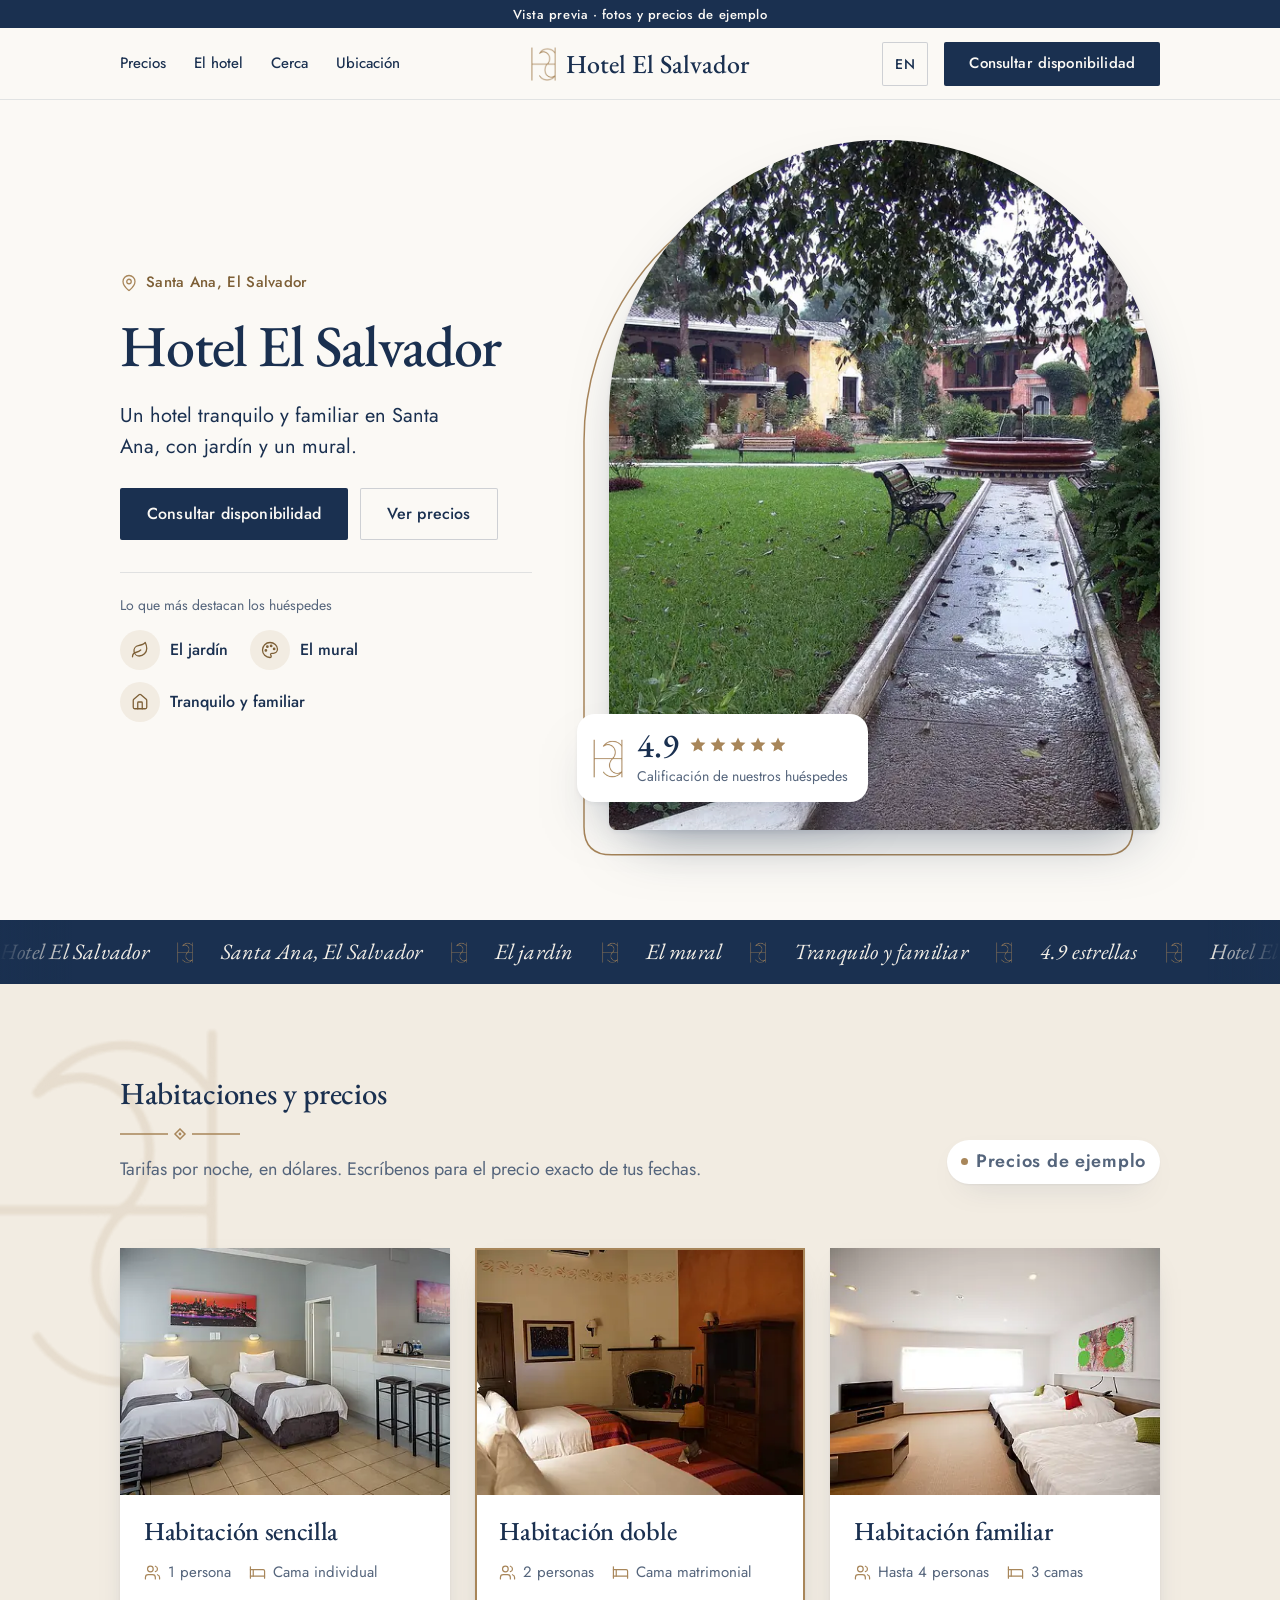
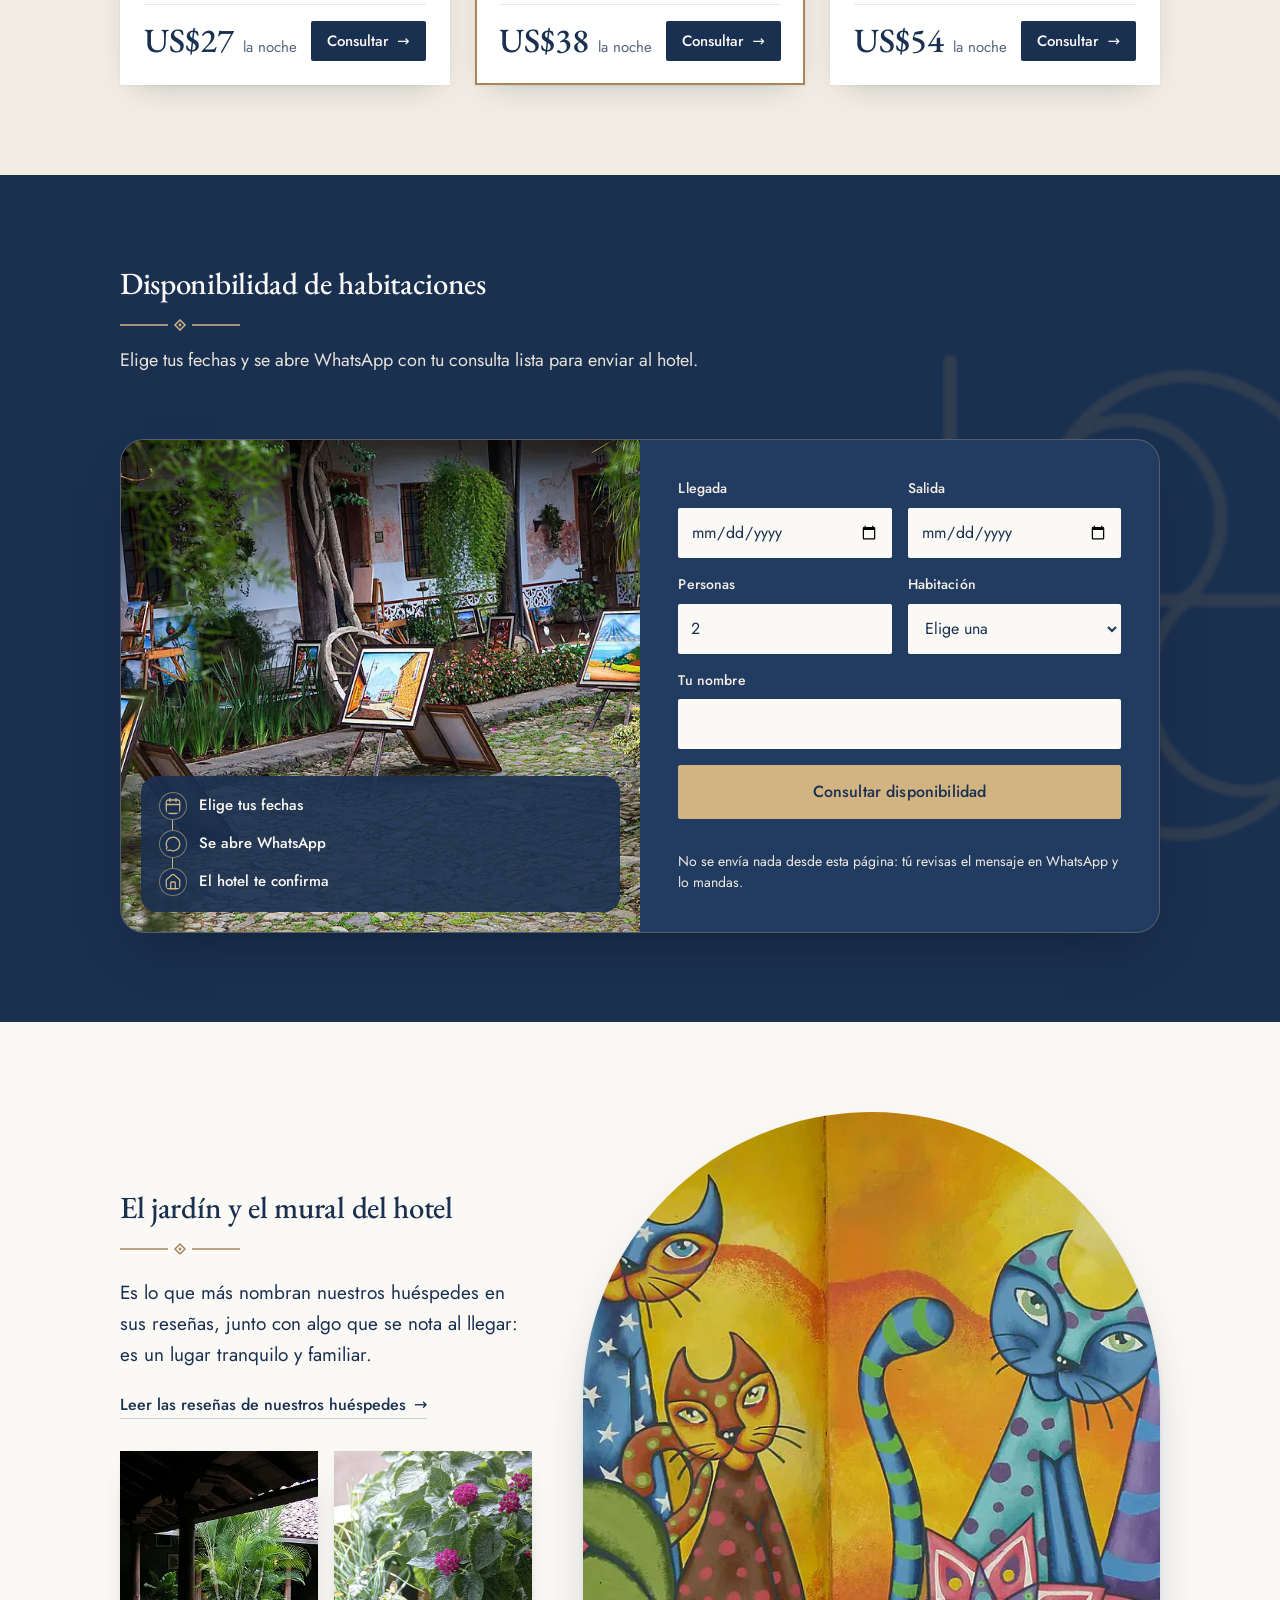
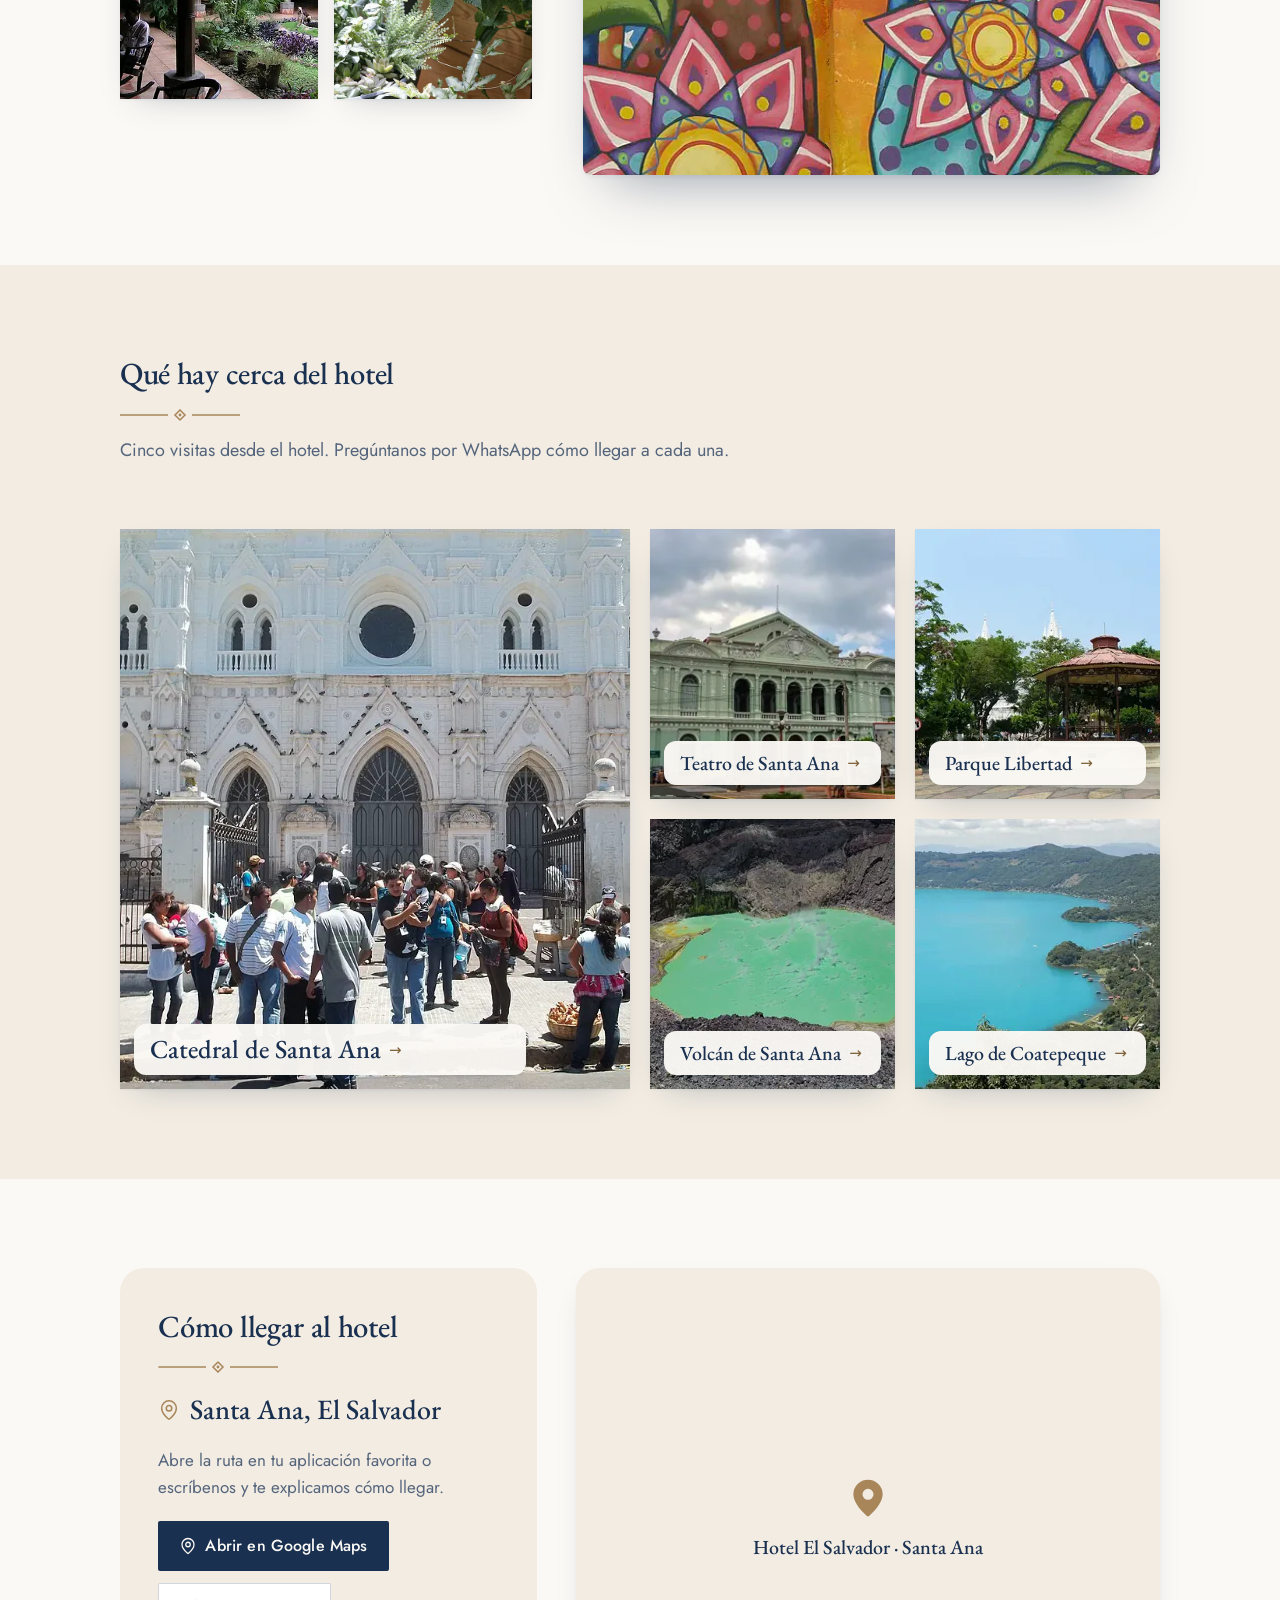
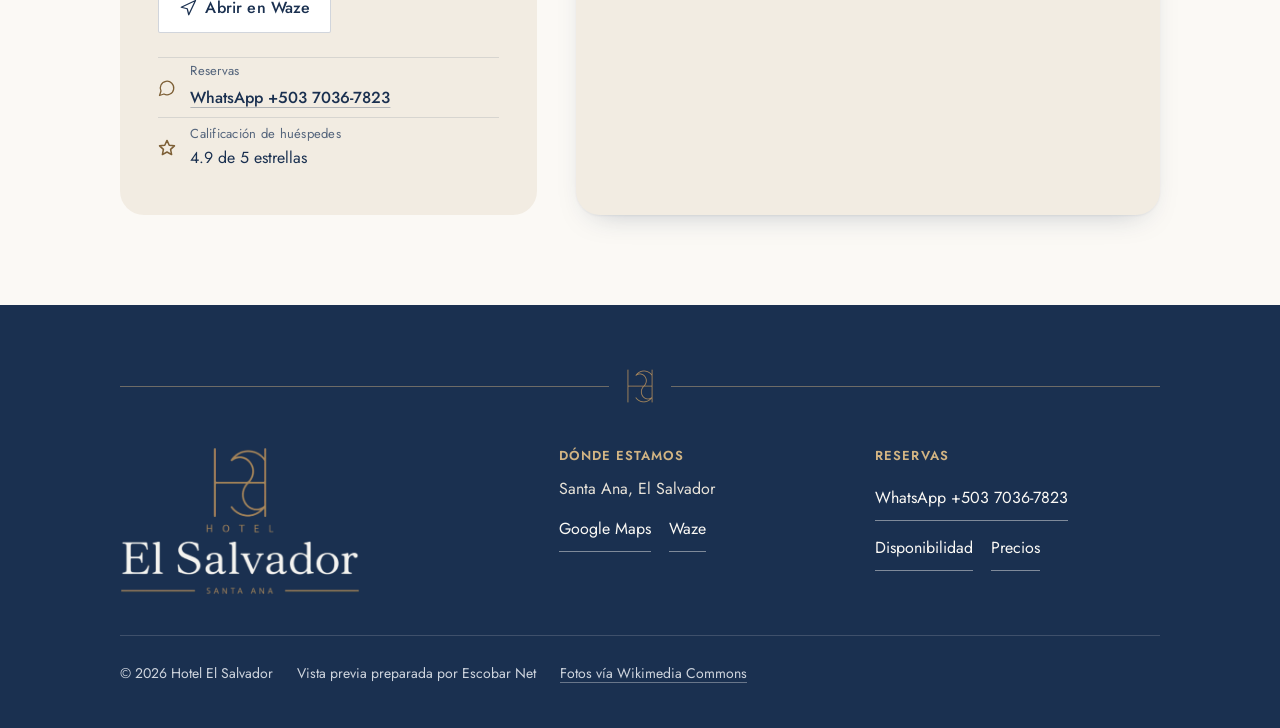
<file: index.html>
<!doctype html>
<html lang="es" data-type="place" data-radius="soft" data-buttons="solid" data-motion>
<head>
<meta charset="utf-8">
<meta name="viewport" content="width=device-width, initial-scale=1, viewport-fit=cover">
<title>Hotel El Salvador: hotel familiar con jardín en Santa Ana</title>
<meta name="description" content="Habitaciones sencillas, dobles y familiares en Santa Ana, El Salvador. Consulta precios y disponibilidad por WhatsApp; 4.9 estrellas según nuestros huéspedes.">
<meta property="og:type" content="website">
<meta property="og:title" content="Hotel El Salvador · Santa Ana">
<meta property="og:description" content="Hotel tranquilo y familiar en Santa Ana. Precios, disponibilidad y ubicación en una página.">
<meta property="og:image" content="share.jpg">
<meta name="twitter:card" content="summary_large_image">
<link rel="icon" href="favicon.png" type="image/png">
<link rel="apple-touch-icon" href="apple-touch-icon.png">
<meta name="theme-color" content="#1a3050">
<!-- <link rel="canonical" href="https://[dominio del hotel]/"> : pendiente, el hotel aún no tiene dominio -->
<meta name="site-kind" content="other">
<meta name="page-type" content="place">
<meta name="page-kind" content="place">
<link rel="preconnect" href="https://fonts.googleapis.com">
<link rel="preconnect" href="https://fonts.gstatic.com" crossorigin>
<link href="https://fonts.googleapis.com/css2?family=EB+Garamond:ital,wght@0,400..600;1,400&family=Jost:wght@300..600&display=swap" rel="stylesheet">
<link rel="stylesheet" href="assets/system.css">
<link rel="stylesheet" href="assets/ui/cards.css">
<link rel="stylesheet" href="assets/motion/motion.css">
<link rel="stylesheet" href="assets/backgrounds/backgrounds.css">
<link rel="stylesheet" href="assets/layout/layout.css">
<link rel="stylesheet" href="assets/icons/icon.css">
<style>
:root {
  --p-bg: #fbf9f5; --p-surface: #f2ece2; --p-ink: #1a3050; --p-muted: #55657c;
  --p-accent: #1a3050; --p-accent-ink: #fbf9f5; --p-action: #1a3050; --p-action-ink: #fbf9f5;
  --p-inv-bg: #1a3050; --p-inv-surface: #283d5b; --p-inv-ink: #fbf9f5; --p-inv-muted: #a5adb9;
  --p-inv-accent: #fbf9f5; --p-inv-accent-ink: #1a3050; --p-inv-action: #fbf9f5; --p-inv-action-ink: #1a3050;
  --font-display: "EB Garamond", Georgia, serif;
  --font-text: "Jost", system-ui, sans-serif;
  --display-weight: 400;
  --display-tracking: -0.012em;
}
</style>
<script>document.documentElement.classList.add('m-enter');setTimeout(()=>document.documentElement.classList.add('m-enter-done'),700)</script>
<script>document.documentElement.classList.add('js');</script>
<script src="assets/backgrounds/backgrounds.js"></script>
<script>document.documentElement.classList.add('mo-js');setTimeout(()=>document.documentElement.classList.add('mo-safe'),2500)</script>
<link rel="modulepreload" href="assets/moments/moments.js">
<link rel="modulepreload" href="assets/moments/lib.js">
<link rel="modulepreload" href="assets/moments/picture-develops/moment.js">
<link rel="stylesheet" href="site.css">
</head>
<body>
<!-- type: place (hotel pequeño) · v3, a pedido del cliente: secciones que crecen con su contenido (sin alto fijo
     de pantalla), portada dividida, ubicación con mapa al final, pie compacto en azul y entradas suaves al hacer
     scroll (en reposo con movimiento reducido o sin JavaScript).
     palette: colores del logo (azul marino #1a3050, dorado #a8865a, marfil), type garamond (EB Garamond + Jost)
     moments: picture-develops en el mural (#hotel)
     Datos reales: nombre, ciudad, 4.9 estrellas en Google, mostrado como calificación de los huéspedes (sin número de reseñas ni la palabra Google, a pedido del cliente), jardín, mural, tranquilo y familiar, WhatsApp.
     De ejemplo (data-assumed): tipos de habitación, capacidades y precios. Fotos: stand-ins de Wikimedia Commons. -->
<svg width="0" height="0" style="position:absolute" aria-hidden="true">
  <defs>
    <symbol id="i-star" viewBox="0 0 20 20"><path d="M10 1.6l2.47 5.3 5.8.68-4.29 3.96 1.14 5.73L10 14.4l-5.12 2.87 1.14-5.73L1.73 7.58l5.8-.68z"/></symbol>
    <symbol id="i-leaf" viewBox="0 0 24 24"><path d="M11 20A7 7 0 0 1 9.8 6.1C15.5 5 17 4.48 19 2c1 2 2 4.18 2 8 0 5.5-4.78 10-10 10Z"/><path d="M2 21c0-3 1.85-5.36 5.08-6C9.5 14.52 12 13 13 12"/></symbol>
    <symbol id="i-palette" viewBox="0 0 24 24"><circle cx="13.5" cy="6.5" r="1"/><circle cx="17.5" cy="10.5" r="1"/><circle cx="8.5" cy="7.5" r="1"/><circle cx="6.5" cy="12.5" r="1"/><path d="M12 2C6.5 2 2 6.5 2 12s4.5 10 10 10c.93 0 1.65-.75 1.65-1.69 0-.44-.18-.84-.44-1.13-.29-.29-.44-.65-.44-1.13a1.64 1.64 0 0 1 1.67-1.67h2c3.05 0 5.55-2.5 5.55-5.55C21.97 6.01 17.46 2 12 2z"/></symbol>
    <symbol id="i-home" viewBox="0 0 24 24"><path d="M15 21v-8a1 1 0 0 0-1-1h-4a1 1 0 0 0-1 1v8"/><path d="M3 10a2 2 0 0 1 .71-1.53l7-6a2 2 0 0 1 2.58 0l7 6A2 2 0 0 1 21 10v9a2 2 0 0 1-2 2H5a2 2 0 0 1-2-2z"/></symbol>
    <symbol id="i-pin" viewBox="0 0 24 24"><path d="M20 10c0 5-5.54 10.19-7.4 11.8a1 1 0 0 1-1.2 0C9.54 20.19 4 15 4 10a8 8 0 0 1 16 0"/><circle cx="12" cy="10" r="3"/></symbol>
    <symbol id="i-users" viewBox="0 0 24 24"><path d="M16 21v-2a4 4 0 0 0-4-4H6a4 4 0 0 0-4 4v2"/><circle cx="9" cy="7" r="4"/><path d="M22 21v-2a4 4 0 0 0-3-3.87"/><path d="M16 3.13a4 4 0 0 1 0 7.75"/></symbol>
    <symbol id="i-bed" viewBox="0 0 24 24"><path d="M2 4v16"/><path d="M2 8h18a2 2 0 0 1 2 2v10"/><path d="M2 17h20"/><path d="M6 8v9"/></symbol>
    <symbol id="i-chat" viewBox="0 0 24 24"><path d="M7.9 20A9 9 0 1 0 4 16.1L2 22Z"/></symbol>
    <symbol id="i-nav" viewBox="0 0 24 24"><polygon points="3 11 22 2 13 21 11 13 3 11"/></symbol>
    <symbol id="i-calendar" viewBox="0 0 24 24"><path d="M8 2v4"/><path d="M16 2v4"/><rect width="18" height="18" x="3" y="4" rx="2"/><path d="M3 10h18"/></symbol>
  </defs>
</svg>

<header class="nav nav--split">
  <span class="progress" aria-hidden="true"></span>
  <p class="wrap preview-strip" data-i18n="strip">Vista previa · fotos y precios de ejemplo</p>
  <div class="wrap nav__bar">
    <a class="skip-link" href="#top" data-i18n="skip">Saltar al contenido</a>
    <a class="nav__logo" href="#top"><img class="nav__mark" src="assets/brand/mark-52.webp" srcset="assets/brand/mark-52.webp 52w, assets/brand/mark.webp 246w" sizes="26px" alt="" width="246" height="323" fetchpriority="high">Hotel El Salvador</a>
    <nav class="nav__links" aria-label="Principal" data-i18n-attr="aria-label:navLabel">
      <div class="nav__item"><a class="nav__link" href="#precios" data-i18n="navRooms">Precios</a></div>
      <div class="nav__item"><a class="nav__link" href="#hotel" data-i18n="navHotel">El hotel</a></div>
      <div class="nav__item"><a class="nav__link" href="#cerca" data-i18n="navNear">Cerca</a></div>
      <div class="nav__item"><a class="nav__link" href="#ubicacion" data-i18n="navWhere">Ubicación</a></div>
    </nav>
    <div class="nav__actions">
      <a class="lang-toggle btn btn--secondary" href="?lang=en" hreflang="en" lang="en" aria-label="Read this page in English" data-i18n-attr="aria-label:langLabel;lang:langCode;hreflang:langCode" data-i18n="langShort">EN</a>
      <a class="btn btn--primary" href="#disponibilidad" data-i18n="cta">Consultar disponibilidad</a>
    </div>
    <button class="nav__toggle" type="button" aria-expanded="false" aria-label="Menú" data-i18n-attr="aria-label:menu">
      <svg width="18" height="18" viewBox="0 0 18 18" aria-hidden="true"><path d="M2 5h14M2 13h14" stroke="currentColor" stroke-width="1.6" stroke-linecap="round"/></svg>
    </button>
  </div>
</header>

<main id="top">
  <!-- HERO: dividida. Las palabras a la izquierda, la foto redondeada a la derecha (en el teléfono, arriba) -->
  <section class="hero hero-v3" data-enter aria-labelledby="hero-h">
    <div class="wrap">
      <div class="hero-v3__grid">
        <div class="hero-v3__text">
          <p class="hero-v3__place"><svg class="ic" aria-hidden="true"><use href="#i-pin"/></svg><span>Santa Ana, El Salvador</span></p>
          <h1 id="hero-h">Hotel El Salvador</h1>
          <p class="hero-v3__lead" data-i18n="heroLine">Un hotel tranquilo y familiar en Santa Ana, con jardín y un mural.</p>
          <div class="btn-row"><a class="btn btn--primary" href="#disponibilidad" data-i18n="cta">Consultar disponibilidad</a><a class="btn btn--secondary" href="#precios" data-i18n="seePrices">Ver precios</a></div>
          <div class="praise">
            <p class="praise__title" data-i18n="praiseTitle">Lo que más destacan los huéspedes</p>
            <ul class="praise__list">
              <li><span class="praise__icon"><svg class="ic" aria-hidden="true"><use href="#i-leaf"/></svg></span><span data-i18n="praiseGarden">El jardín</span></li>
              <li><span class="praise__icon"><svg class="ic" aria-hidden="true"><use href="#i-palette"/></svg></span><span data-i18n="praiseMural">El mural</span></li>
              <li><span class="praise__icon"><svg class="ic" aria-hidden="true"><use href="#i-home"/></svg></span><span data-i18n="praiseCalm">Tranquilo y familiar</span></li>
            </ul>
          </div>
        </div>
        <div class="hero-v3__stage">
          <svg class="hero-v3__outline" aria-hidden="true"><path pathLength="1"/></svg>
          <figure class="hero-v3__media">
            <img src="assets/img/photo-f3136275-960.webp" srcset="assets/img/photo-f3136275-500.webp 500w, assets/img/photo-f3136275-960.webp 960w" sizes="(max-width: 1023px) 100vw, 58vw" width="960" height="720" alt="Jardín con césped, helechos, un sendero y una fuente al fondo" data-i18n-attr="alt:altFountain" fetchpriority="high" decoding="async" data-source="stand-in" data-subject="jardín del hotel">
          </figure>
          <div class="hero-badge">
            <img class="hero-badge__mark" src="assets/brand/mark-52.webp" alt="" width="52" height="68">
            <div class="hero-badge__text">
              <p class="hero-badge__score"><b data-count="4.9" data-decimals="1">4.9</b><span class="stars" aria-hidden="true"><svg><use href="#i-star"/></svg><svg><use href="#i-star"/></svg><svg><use href="#i-star"/></svg><svg><use href="#i-star"/></svg><svg class="star-90"><use href="#i-star"/></svg></span></p>
              <p class="hero-badge__note" data-i18n="badgeNote">Calificación de nuestros huéspedes</p>
            </div>
          </div>
        </div>
      </div>
    </div>
  </section>

  <!-- FRANJA: lo que destacan los huéspedes, desplazándose despacio (siempre en movimiento, a pedido del cliente; quieta solo con movimiento reducido) -->
  <div class="ribbon" role="region" aria-label="Lo que destacan los huéspedes" data-i18n-attr="aria-label:praiseTitle">
    <div class="ribbon__track">
      <ul class="ribbon__group">
        <li>Hotel El Salvador</li><li data-i18n="rbCity">Santa Ana, El Salvador</li><li data-i18n="praiseGarden">El jardín</li><li data-i18n="praiseMural">El mural</li><li data-i18n="praiseCalm">Tranquilo y familiar</li><li data-i18n="rbRating">4.9 estrellas</li>
      </ul>
      <ul class="ribbon__group" aria-hidden="true">
        <li>Hotel El Salvador</li><li data-i18n="rbCity">Santa Ana, El Salvador</li><li data-i18n="praiseGarden">El jardín</li><li data-i18n="praiseMural">El mural</li><li data-i18n="praiseCalm">Tranquilo y familiar</li><li data-i18n="rbRating">4.9 estrellas</li>
      </ul>
    </div>
  </div>

  <!-- PRECIOS: tarjetas blancas sobre la banda crema -->
  <section class="section v3 ground-surface" id="precios" aria-labelledby="precios-h">
    <img class="band-mark band-mark--gold" src="assets/brand/mark.webp" alt="" width="246" height="323" aria-hidden="true" loading="lazy">
    <div class="wrap">
      <div class="v3-head reveal">
        <div>
          <h2 id="precios-h" data-i18n="roomsH">Habitaciones y precios</h2>
          <p data-i18n="roomsLine">Tarifas por noche, en dólares. Escríbenos para el precio exacto de tus fechas.</p>
        </div>
        <p class="sample-note" data-i18n="roomsNote">Precios de ejemplo</p>
      </div>
      <div class="rooms-v3">
        <a class="room reveal" href="#disponibilidad" data-room="sencilla">
          <div class="room__media"><img src="assets/img/photo-f121729298-960.webp" srcset="assets/img/photo-f121729298-500.webp 500w, assets/img/photo-f121729298-960.webp 960w" sizes="(max-width: 639px) 100vw, (max-width: 1023px) 50vw, 400px" width="960" height="640" alt="Habitación con dos camas individuales y piso de cerámica" data-i18n-attr="alt:altSingle" loading="lazy" decoding="async" data-source="stand-in" data-subject="habitación sencilla"></div>
          <div class="room__body">
            <h3 data-i18n="roomSingle">Habitación sencilla</h3>
            <ul class="room__facts" data-assumed>
              <li><svg class="ic" aria-hidden="true"><use href="#i-users"/></svg><span data-i18n="capSingle">1 persona</span></li>
              <li><svg class="ic" aria-hidden="true"><use href="#i-bed"/></svg><span data-i18n="bedSingle">Cama individual</span></li>
            </ul>
            <div class="room__foot">
              <p class="room-price" data-assumed><b>US$27</b> <span data-i18n="perNight">la noche</span></p>
              <span class="room__cta" data-i18n="askRoom">Consultar</span>
            </div>
          </div>
        </a>
        <a class="room room--featured reveal" href="#disponibilidad" data-room="doble">
          <div class="room__media"><img src="assets/img/photo-f99550429-960.webp" srcset="assets/img/photo-f99550429-500.webp 500w, assets/img/photo-f99550429-960.webp 960w" sizes="(max-width: 639px) 100vw, (max-width: 1023px) 50vw, 400px" width="960" height="640" alt="Habitación con camas blancas, colchas tejidas y paredes en tono terracota" data-i18n-attr="alt:altDouble" loading="lazy" decoding="async" data-source="stand-in" data-subject="habitación doble"></div>
          <div class="room__body">
            <h3 data-i18n="roomDouble">Habitación doble</h3>
            <ul class="room__facts" data-assumed>
              <li><svg class="ic" aria-hidden="true"><use href="#i-users"/></svg><span data-i18n="capDouble">2 personas</span></li>
              <li><svg class="ic" aria-hidden="true"><use href="#i-bed"/></svg><span data-i18n="bedDouble">Cama matrimonial</span></li>
            </ul>
            <div class="room__foot">
              <p class="room-price" data-assumed><b>US$38</b> <span data-i18n="perNight">la noche</span></p>
              <span class="room__cta" data-i18n="askRoom">Consultar</span>
            </div>
          </div>
        </a>
        <a class="room reveal" href="#disponibilidad" data-room="familiar">
          <div class="room__media"><img src="assets/img/photo-f83857421-960.webp" srcset="assets/img/photo-f83857421-500.webp 500w, assets/img/photo-f83857421-960.webp 960w" sizes="(max-width: 639px) 100vw, (max-width: 1023px) 50vw, 400px" width="960" height="628" alt="Habitación amplia con tres camas y una ventana grande" data-i18n-attr="alt:altFamily" loading="lazy" decoding="async" data-source="stand-in" data-subject="habitación familiar"></div>
          <div class="room__body">
            <h3 data-i18n="roomFamily">Habitación familiar</h3>
            <ul class="room__facts" data-assumed>
              <li><svg class="ic" aria-hidden="true"><use href="#i-users"/></svg><span data-i18n="capFamily">Hasta 4 personas</span></li>
              <li><svg class="ic" aria-hidden="true"><use href="#i-bed"/></svg><span data-i18n="bedFamily">3 camas</span></li>
            </ul>
            <div class="room__foot">
              <p class="room-price" data-assumed><b>US$54</b> <span data-i18n="perNight">la noche</span></p>
              <span class="room__cta" data-i18n="askRoom">Consultar</span>
            </div>
          </div>
        </a>
      </div>
    </div>
  </section>

  <!-- DISPONIBILIDAD: la banda azul; foto y formulario en un solo bloque redondeado, el monograma de fondo -->
  <section class="section v3 ground-brand" id="disponibilidad" aria-labelledby="disponibilidad-h">
    <img class="band-mark" src="assets/brand/mark.webp" alt="" width="246" height="323" aria-hidden="true" loading="lazy">
    <div class="wrap">
      <div class="v3-head reveal">
        <div>
          <h2 id="disponibilidad-h" data-i18n="availH">Disponibilidad de habitaciones</h2>
          <p data-i18n="availLine">Elige tus fechas y se abre WhatsApp con tu consulta lista para enviar al hotel.</p>
        </div>
      </div>
      <div class="booking-v3 reveal">
        <figure class="booking-v3__media"><img src="assets/img/photo-f51935720-960.webp" srcset="assets/img/photo-f51935720-500.webp 500w, assets/img/photo-f51935720-960.webp 960w, assets/img/photo-f51935720-1280.webp 1280w" sizes="(max-width: 1023px) 100vw, 50vw" width="1280" height="853" alt="Patio con jardín, plantas colgantes y cuadros, frente a un corredor de arcos" data-i18n-attr="alt:altHero" loading="lazy" decoding="async" data-source="stand-in" data-subject="patio del hotel">
          <ol class="steps">
            <li><svg class="ic" aria-hidden="true"><use href="#i-calendar"/></svg><span data-i18n="step1">Elige tus fechas</span></li>
            <li><svg class="ic" aria-hidden="true"><use href="#i-chat"/></svg><span data-i18n="step2">Se abre WhatsApp</span></li>
            <li><svg class="ic" aria-hidden="true"><use href="#i-home"/></svg><span data-i18n="step3">El hotel te confirma</span></li>
          </ol>
        </figure>
        <form class="form booking__form" id="consulta" action="https://api.whatsapp.com/send" method="get" target="_blank" data-fix="Campos por revisar: {n}." novalidate>
          <input type="hidden" name="phone" value="50370367823">
          <div class="field"><label for="f-in" data-i18n="fIn">Llegada</label>
            <input id="f-in" type="date" required autocomplete="off" aria-describedby="f-in-err">
            <p class="field__error" id="f-in-err" hidden></p></div>
          <div class="field"><label for="f-out" data-i18n="fOut">Salida</label>
            <input id="f-out" type="date" required autocomplete="off" aria-describedby="f-out-err">
            <p class="field__error" id="f-out-err" hidden></p></div>
          <div class="field"><label for="f-guests" data-i18n="fGuests">Personas</label>
            <input id="f-guests" type="number" inputmode="numeric" min="1" max="12" step="1" value="2" required autocomplete="off" aria-describedby="f-guests-err">
            <p class="field__error" id="f-guests-err" hidden></p></div>
          <div class="field"><label for="f-room" data-i18n="fRoom">Habitación</label>
            <select id="f-room" required aria-describedby="f-room-err">
              <option value="" data-i18n="optPick">Elige una</option>
              <option value="sencilla" data-i18n="roomSingle">Habitación sencilla</option>
              <option value="doble" data-i18n="roomDouble">Habitación doble</option>
              <option value="familiar" data-i18n="roomFamily">Habitación familiar</option>
              <option value="cualquiera" data-i18n="optAny">La que esté libre</option>
            </select>
            <p class="field__error" id="f-room-err" hidden></p></div>
          <div class="field field--full"><label for="f-name" data-i18n="fName">Tu nombre</label>
            <input id="f-name" type="text" required maxlength="100" autocomplete="name" autocapitalize="words" enterkeyhint="send" aria-describedby="f-name-err">
            <p class="field__error" id="f-name-err" hidden></p></div>
          <p class="nights" data-nights aria-live="polite"></p>
          <div class="btn-row"><button class="btn btn--primary" type="submit" data-i18n="cta">Consultar disponibilidad</button></div>
          <p class="form__status" role="status" data-form-status></p>
          <noscript><p class="t-small form-note">Sin JavaScript, el botón abre el chat del hotel en WhatsApp: escribe ahí tus fechas, cuántas personas y la habitación.</p></noscript>
          <p class="t-small form-note" data-i18n="formNote">No se envía nada desde esta página: tú revisas el mensaje en WhatsApp y lo mandas.</p>
        </form>
      </div>
    </div>
  </section>

  <!-- EL HOTEL: el mural grande y dos fotos -->
  <section class="section v3" id="hotel" aria-labelledby="hotel-h">
    <div class="wrap">
      <div class="hotel-v3">
        <div class="hotel-v3__text reveal">
          <h2 id="hotel-h" data-i18n="hotelH">El jardín y el mural del hotel</h2>
          <p class="hotel-v3__body" data-i18n="hotelBody">Es lo que más nombran nuestros huéspedes en sus reseñas, junto con algo que se nota al llegar: es un lugar tranquilo y familiar.</p>
          <a class="link" href="https://www.google.com/maps/search/?api=1&amp;query=Hotel+El+Salvador+Santa+Ana" target="_blank" rel="noopener" data-i18n="hotelLink">Leer las reseñas de nuestros huéspedes</a>
          <div class="hotel-v3__pair">
            <figure class="rounded reveal"><img src="assets/img/photo-f4503462-500.webp" srcset="assets/img/photo-f4503462-500.webp 500w, assets/img/photo-f4503462-960.webp 960w" sizes="(max-width: 639px) 50vw, 300px" width="500" height="375" alt="Corredor con mecedora frente a un patio con palmeras y plantas" data-i18n-attr="alt:altCorridor" loading="lazy" decoding="async" data-source="stand-in" data-subject="corredor del hotel"></figure>
            <figure class="rounded reveal"><img src="assets/img/photo-f126934419-500.webp" srcset="assets/img/photo-f126934419-500.webp 500w, assets/img/photo-f126934419-960.webp 960w" sizes="(max-width: 639px) 50vw, 300px" width="500" height="746" alt="Macetas con flores fucsia y helechos en un patio" data-i18n-attr="alt:altGarden" loading="lazy" decoding="async" data-source="stand-in" data-subject="jardín del hotel"></figure>
          </div>
        </div>
        <figure class="develop hotel-v3__mural arch" data-moment="picture-develops"><img src="assets/img/photo-f28490155.webp" srcset="assets/img/photo-f28490155-500.webp 500w, assets/img/photo-f28490155-960.webp 960w, assets/img/photo-f28490155.webp 1280w" sizes="(max-width: 1023px) 100vw, 55vw" width="1280" height="853" alt="Mural de colores con gatos y girasoles pintado en una pared" data-i18n-attr="alt:altMural" loading="lazy" decoding="async" data-source="stand-in" data-subject="mural del hotel"></figure>
      </div>
    </div>
  </section>

  <!-- CERCA: cinco lugares -->
  <section class="section v3 ground-surface" id="cerca" aria-labelledby="cerca-h">
    <div class="wrap">
      <div class="v3-head reveal">
        <div>
          <h2 id="cerca-h" data-i18n="nearH">Qué hay cerca del hotel</h2>
          <p data-i18n="nearLine">Cinco visitas desde el hotel. Pregúntanos por WhatsApp cómo llegar a cada una.</p>
        </div>
      </div>
      <ul class="near-v3">
        <li class="reveal"><a class="place place--big" href="https://www.google.com/maps/search/?api=1&amp;query=Catedral+de+Santa+Ana+El+Salvador" target="_blank" rel="noopener">
          <img src="assets/img/photo-f26840562-960.webp" srcset="assets/img/photo-f26840562-500.webp 500w, assets/img/photo-f26840562-960.webp 960w, assets/img/photo-f26840562.webp 1280w" sizes="(max-width: 639px) 100vw, 40vw" width="960" height="720" alt="Fachada blanca neogótica de la Catedral de Santa Ana" data-i18n-attr="alt:altCathedral" loading="lazy" decoding="async" data-source="stand-in" data-subject="Catedral de Santa Ana">
          <span class="place__text"><span class="place__name">Catedral de Santa Ana</span><span class="place__line"><span data-i18n="nearCathedral">Catedral neogótica blanca, frente al Parque Libertad.</span></span></span></a></li>
        <li class="reveal"><a class="place" href="https://www.google.com/maps/search/?api=1&amp;query=Teatro+de+Santa+Ana+El+Salvador" target="_blank" rel="noopener">
          <img src="assets/img/photo-f28362802-500.webp" srcset="assets/img/photo-f28362802-360.webp 360w, assets/img/photo-f28362802-500.webp 500w, assets/img/photo-f28362802-960.webp 960w" sizes="(max-width: 639px) 100vw, 25vw" width="500" height="360" alt="Edificio verde claro del Teatro de Santa Ana con columnas y arcos" data-i18n-attr="alt:altTheatre" loading="lazy" decoding="async" data-source="stand-in" data-subject="Teatro de Santa Ana">
          <span class="place__text"><span class="place__name">Teatro de Santa Ana</span><span class="place__line"><span data-i18n="nearTheatre">Teatro de inicios del siglo XX, en el mismo parque.</span></span></span></a></li>
        <li class="reveal"><a class="place" href="https://www.google.com/maps/search/?api=1&amp;query=Parque+Libertad+Santa+Ana+El+Salvador" target="_blank" rel="noopener">
          <img src="assets/img/photo-f28364149-500.webp" srcset="assets/img/photo-f28364149-360.webp 360w, assets/img/photo-f28364149-500.webp 500w, assets/img/photo-f28364149-960.webp 960w" sizes="(max-width: 639px) 100vw, 25vw" width="500" height="375" alt="Kiosco del Parque Libertad entre árboles" data-i18n-attr="alt:altPark" loading="lazy" decoding="async" data-source="stand-in" data-subject="Parque Libertad">
          <span class="place__text"><span class="place__name">Parque Libertad</span><span class="place__line"><span data-i18n="nearPark">La plaza central de la ciudad, con su kiosco.</span></span></span></a></li>
        <li class="reveal"><a class="place" href="https://www.google.com/maps/search/?api=1&amp;query=Volcan+de+Santa+Ana" target="_blank" rel="noopener">
          <img src="assets/img/photo-f194311767-500.webp" srcset="assets/img/photo-f194311767-360.webp 360w, assets/img/photo-f194311767-500.webp 500w, assets/img/photo-f194311767-960.webp 960w" sizes="(max-width: 639px) 100vw, 25vw" width="500" height="375" alt="Laguna verde dentro del cráter del Volcán de Santa Ana" data-i18n-attr="alt:altVolcano" loading="lazy" decoding="async" data-source="stand-in" data-subject="Volcán de Santa Ana">
          <span class="place__text"><span class="place__name" data-i18n="nameVolcano">Volcán de Santa Ana</span><span class="place__line"><span data-i18n="nearVolcano">El volcán más alto del país, con una laguna verde en el cráter.</span></span></span></a></li>
        <li class="reveal"><a class="place" href="https://www.google.com/maps/search/?api=1&amp;query=Lago+de+Coatepeque" target="_blank" rel="noopener">
          <img src="assets/img/photo-f56641573-500.webp" srcset="assets/img/photo-f56641573-360.webp 360w, assets/img/photo-f56641573-500.webp 500w, assets/img/photo-f56641573-960.webp 960w" sizes="(max-width: 639px) 100vw, 25vw" width="500" height="375" alt="Lago de Coatepeque, azul, rodeado de cerros verdes" data-i18n-attr="alt:altLake" loading="lazy" decoding="async" data-source="stand-in" data-subject="Lago de Coatepeque">
          <span class="place__text"><span class="place__name" data-i18n="nameLake">Lago de Coatepeque</span><span class="place__line"><span data-i18n="nearLake">Lago azul dentro de una caldera volcánica.</span></span></span></a></li>
      </ul>
    </div>
  </section>

  <!-- UBICACIÓN: el mapa y cómo llegar -->
  <section class="section v3" id="ubicacion" aria-labelledby="ubicacion-h">
    <div class="wrap">
      <div class="where-v3">
        <div class="where-v3__card reveal">
          <h2 id="ubicacion-h" data-i18n="whereH">Cómo llegar al hotel</h2>
          <p class="where-v3__city"><svg class="ic" aria-hidden="true"><use href="#i-pin"/></svg>Santa Ana, El Salvador</p>
          <p class="where-v3__line" data-i18n="whereLine">Abre la ruta en tu aplicación favorita o escríbenos y te explicamos cómo llegar.</p>
          <div class="where-v3__buttons">
            <a class="btn btn--primary" href="https://www.google.com/maps/search/?api=1&amp;query=Hotel+El+Salvador+Santa+Ana" target="_blank" rel="noopener"><svg class="ic" aria-hidden="true"><use href="#i-pin"/></svg><span data-i18n="openMaps">Abrir en Google Maps</span></a>
            <a class="btn btn--secondary" href="https://waze.com/ul?q=Hotel%20El%20Salvador%20Santa%20Ana" target="_blank" rel="noopener"><svg class="ic" aria-hidden="true"><use href="#i-nav"/></svg><span data-i18n="openWaze">Abrir en Waze</span></a>
          </div>
          <ul class="where-v3__rows">
            <li><svg class="ic" aria-hidden="true"><use href="#i-chat"/></svg><span><span class="where-v3__label" data-i18n="rowBook">Reservas</span><a href="https://wa.me/50370367823" data-wa>WhatsApp +503 7036-7823</a></span></li>
            <li><svg class="ic" aria-hidden="true"><use href="#i-star"/></svg><span><span class="where-v3__label" data-i18n="rowRating">Calificación de huéspedes</span><span data-i18n="rowRatingVal">4.9 de 5 estrellas</span></span></li>
          </ul>
        </div>
        <div class="where-v3__map reveal">
          <iframe title="Mapa: Hotel El Salvador en Santa Ana" data-i18n-attr="title:mapTitle" src="https://maps.google.com/maps?q=Hotel%20El%20Salvador%20Santa%20Ana%20El%20Salvador&amp;z=15&amp;output=embed" loading="lazy" referrerpolicy="no-referrer-when-downgrade" allowfullscreen></iframe>
        </div>
      </div>
    </div>
  </section>
</main>

<footer class="footer-v3" id="contact">
  <div class="wrap">
    <div class="footer-v3__ornament" aria-hidden="true"><span></span><img src="assets/brand/mark-52.webp" alt="" width="52" height="68"><span></span></div>
    <div class="footer-v3__grid">
      <div class="footer-v3__brand">
        <img src="assets/brand/logo-light-520.webp" alt="Logo de Hotel El Salvador, Santa Ana" data-i18n-attr="alt:altLogo" width="520" height="321" loading="lazy" decoding="async">
      </div>
      <div class="footer-v3__col">
        <h3 data-i18n="footWhere">Dónde estamos</h3>
        <p>Santa Ana, El Salvador</p>
        <p class="footer-v3__links"><a href="https://www.google.com/maps/search/?api=1&amp;query=Hotel+El+Salvador+Santa+Ana" target="_blank" rel="noopener">Google Maps</a> <a href="https://waze.com/ul?q=Hotel%20El%20Salvador%20Santa%20Ana" target="_blank" rel="noopener">Waze</a></p>
      </div>
      <div class="footer-v3__col">
        <h3 data-i18n="rowBook">Reservas</h3>
        <p><a href="https://wa.me/50370367823" data-wa>WhatsApp +503 7036-7823</a></p>
        <p class="footer-v3__links"><a href="#disponibilidad" data-i18n="navAvail">Disponibilidad</a> <a href="#precios" data-i18n="navRooms">Precios</a></p>
      </div>
    </div>
    <div class="footer-v3__legal">
      <span>&copy; 2026 Hotel El Salvador</span>
      <span data-i18n="madeBy">Vista previa preparada por Escobar Net</span>
      <a href="credits.html" data-i18n="credits">Fotos vía Wikimedia Commons</a>
    </div>
  </div>
</footer>

<nav class="actionbar" aria-label="Acción rápida" data-i18n-attr="aria-label:barLabel">
  <a class="btn btn--primary" href="https://wa.me/50370367823" data-wa><svg class="ic" aria-hidden="true"><use href="#i-chat"/></svg><span data-i18n="barCta">Reservar por WhatsApp</span></a>
</nav>

<script type="module" src="assets/system.js"></script>
<script type="module" src="assets/motion/motion.js"></script>
<script type="module" src="assets/layout/layout.js"></script>
<script type="module" src="site.js"></script>
</body>
</html>
</file>
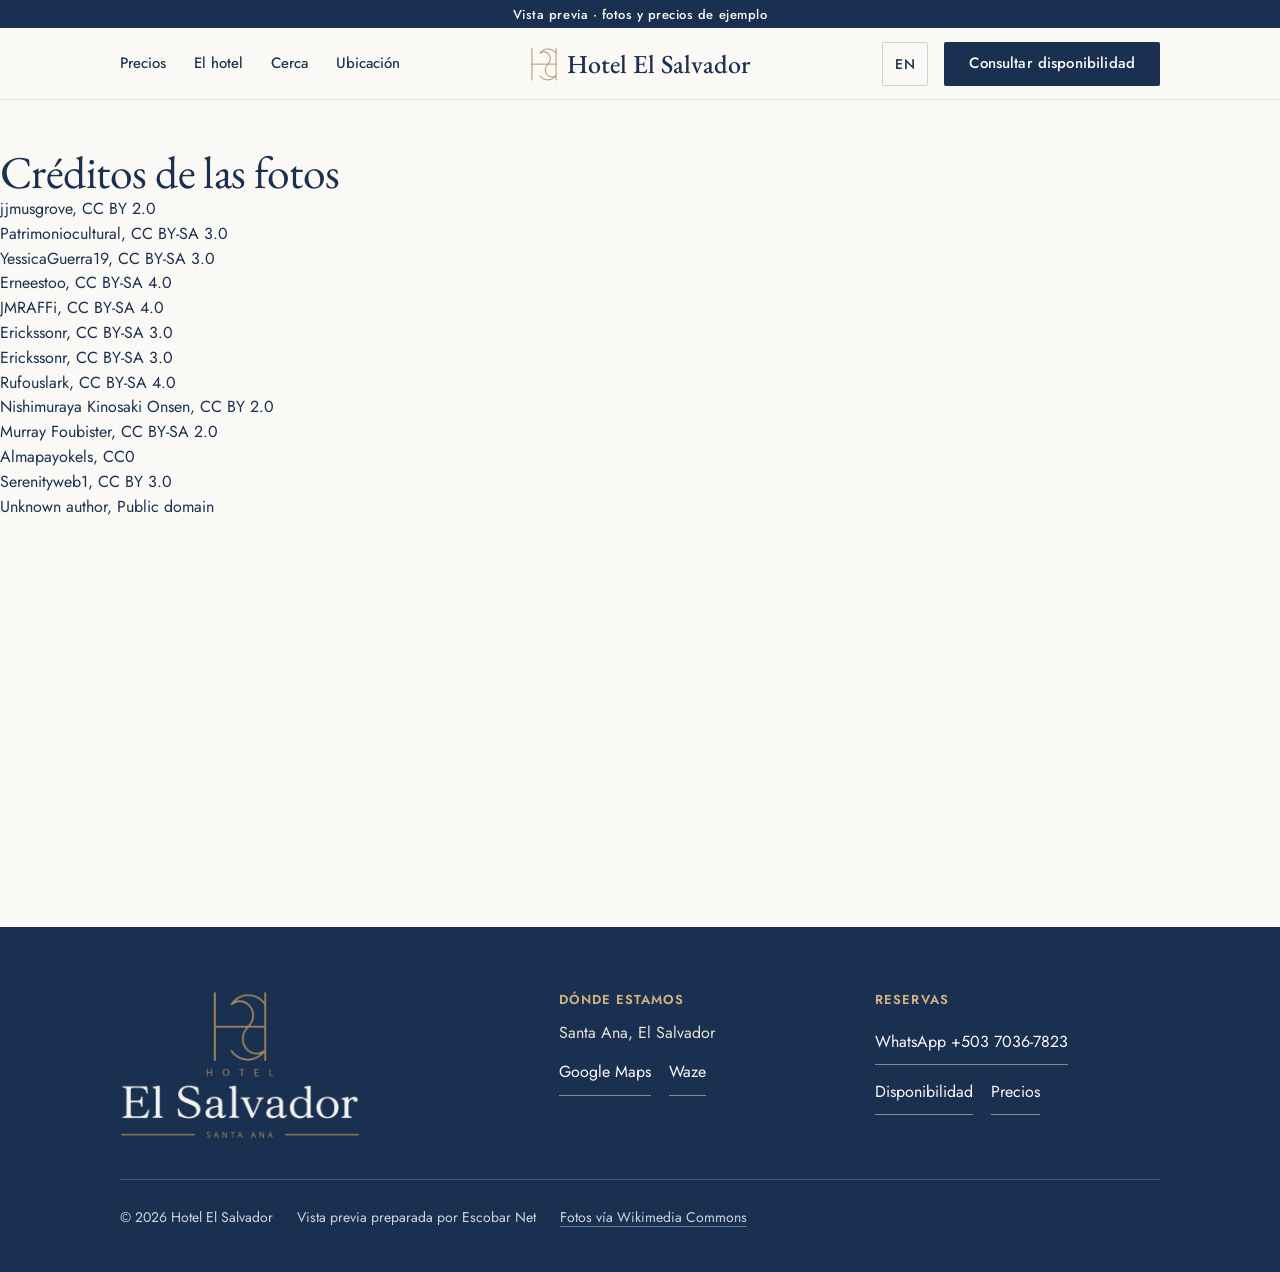
<file: credits.html>
<!doctype html>
<html lang="es" data-type="place" data-radius="soft" data-buttons="solid" data-motion>
<head>
<meta charset="utf-8">
<meta name="viewport" content="width=device-width, initial-scale=1, viewport-fit=cover">
<title>Hotel El Salvador: créditos de las fotos</title>
<meta name="description" content="The photographers, licences and source pages of the photographs on the Hotel El Salvador website.">
<meta property="og:type" content="website">
<meta property="og:title" content="Hotel El Salvador · Santa Ana">
<meta property="og:description" content="Hotel tranquilo y familiar en Santa Ana. Precios, disponibilidad y ubicación en una página.">
<meta property="og:image" content="share.jpg">
<meta name="twitter:card" content="summary_large_image">
<link rel="icon" href="favicon.png" type="image/png">
<link rel="apple-touch-icon" href="apple-touch-icon.png">
<meta name="theme-color" content="#1a3050">
<!-- <link rel="canonical" href="https://[dominio del hotel]/"> : pendiente, el hotel aún no tiene dominio -->
<meta name="site-kind" content="other">
<meta name="page-type" content="place">
<meta name="page-kind" content="place">
<link rel="preconnect" href="https://fonts.googleapis.com">
<link rel="preconnect" href="https://fonts.gstatic.com" crossorigin>
<link href="https://fonts.googleapis.com/css2?family=EB+Garamond:ital,wght@0,400..600;1,400&family=Jost:wght@300..600&display=swap" rel="stylesheet">
<link rel="stylesheet" href="assets/system.css">
<link rel="stylesheet" href="assets/ui/cards.css">
<link rel="stylesheet" href="assets/motion/motion.css">
<link rel="stylesheet" href="assets/backgrounds/backgrounds.css">
<link rel="stylesheet" href="assets/layout/layout.css">
<link rel="stylesheet" href="assets/icons/icon.css">
<style>
:root {
  --p-bg: #fbf9f5; --p-surface: #f2ece2; --p-ink: #1a3050; --p-muted: #55657c;
  --p-accent: #1a3050; --p-accent-ink: #fbf9f5; --p-action: #1a3050; --p-action-ink: #fbf9f5;
  --p-inv-bg: #1a3050; --p-inv-surface: #283d5b; --p-inv-ink: #fbf9f5; --p-inv-muted: #a5adb9;
  --p-inv-accent: #fbf9f5; --p-inv-accent-ink: #1a3050; --p-inv-action: #fbf9f5; --p-inv-action-ink: #1a3050;
  --font-display: "EB Garamond", Georgia, serif;
  --font-text: "Jost", system-ui, sans-serif;
  --display-weight: 400;
  --display-tracking: -0.012em;
}
</style>
<script>document.documentElement.classList.add('m-enter');setTimeout(()=>document.documentElement.classList.add('m-enter-done'),700)</script>
<script>document.documentElement.classList.add('js');</script>
<script src="assets/backgrounds/backgrounds.js"></script>
<script>document.documentElement.classList.add('mo-js');setTimeout(()=>document.documentElement.classList.add('mo-safe'),2500)</script>
<link rel="modulepreload" href="assets/moments/moments.js">
<link rel="modulepreload" href="assets/moments/lib.js">
<link rel="modulepreload" href="assets/moments/picture-develops/moment.js">
<link rel="stylesheet" href="site.css">
</head>
<body>
<!-- type: place (hotel pequeño) · v3, a pedido del cliente: secciones que crecen con su contenido (sin alto fijo
     de pantalla), portada dividida, ubicación con mapa al final, pie compacto en azul y entradas suaves al hacer
     scroll (en reposo con movimiento reducido o sin JavaScript).
     palette: colores del logo (azul marino #1a3050, dorado #a8865a, marfil), type garamond (EB Garamond + Jost)
     moments: picture-develops en el mural (#hotel)
     Datos reales: nombre, ciudad, 4.9 estrellas según los huéspedes, jardín, mural, tranquilo y familiar, WhatsApp.
     De ejemplo (data-assumed): tipos de habitación, capacidades y precios. Fotos: stand-ins de Wikimedia Commons. -->
<svg width="0" height="0" style="position:absolute" aria-hidden="true">
  <defs>
    <symbol id="i-star" viewBox="0 0 20 20"><path d="M10 1.6l2.47 5.3 5.8.68-4.29 3.96 1.14 5.73L10 14.4l-5.12 2.87 1.14-5.73L1.73 7.58l5.8-.68z"/></symbol>
    <symbol id="i-leaf" viewBox="0 0 24 24"><path d="M11 20A7 7 0 0 1 9.8 6.1C15.5 5 17 4.48 19 2c1 2 2 4.18 2 8 0 5.5-4.78 10-10 10Z"/><path d="M2 21c0-3 1.85-5.36 5.08-6C9.5 14.52 12 13 13 12"/></symbol>
    <symbol id="i-palette" viewBox="0 0 24 24"><circle cx="13.5" cy="6.5" r="1"/><circle cx="17.5" cy="10.5" r="1"/><circle cx="8.5" cy="7.5" r="1"/><circle cx="6.5" cy="12.5" r="1"/><path d="M12 2C6.5 2 2 6.5 2 12s4.5 10 10 10c.93 0 1.65-.75 1.65-1.69 0-.44-.18-.84-.44-1.13-.29-.29-.44-.65-.44-1.13a1.64 1.64 0 0 1 1.67-1.67h2c3.05 0 5.55-2.5 5.55-5.55C21.97 6.01 17.46 2 12 2z"/></symbol>
    <symbol id="i-home" viewBox="0 0 24 24"><path d="M15 21v-8a1 1 0 0 0-1-1h-4a1 1 0 0 0-1 1v8"/><path d="M3 10a2 2 0 0 1 .71-1.53l7-6a2 2 0 0 1 2.58 0l7 6A2 2 0 0 1 21 10v9a2 2 0 0 1-2 2H5a2 2 0 0 1-2-2z"/></symbol>
    <symbol id="i-pin" viewBox="0 0 24 24"><path d="M20 10c0 5-5.54 10.19-7.4 11.8a1 1 0 0 1-1.2 0C9.54 20.19 4 15 4 10a8 8 0 0 1 16 0"/><circle cx="12" cy="10" r="3"/></symbol>
    <symbol id="i-users" viewBox="0 0 24 24"><path d="M16 21v-2a4 4 0 0 0-4-4H6a4 4 0 0 0-4 4v2"/><circle cx="9" cy="7" r="4"/><path d="M22 21v-2a4 4 0 0 0-3-3.87"/><path d="M16 3.13a4 4 0 0 1 0 7.75"/></symbol>
    <symbol id="i-bed" viewBox="0 0 24 24"><path d="M2 4v16"/><path d="M2 8h18a2 2 0 0 1 2 2v10"/><path d="M2 17h20"/><path d="M6 8v9"/></symbol>
    <symbol id="i-chat" viewBox="0 0 24 24"><path d="M7.9 20A9 9 0 1 0 4 16.1L2 22Z"/></symbol>
    <symbol id="i-nav" viewBox="0 0 24 24"><polygon points="3 11 22 2 13 21 11 13 3 11"/></symbol>
    <symbol id="i-calendar" viewBox="0 0 24 24"><path d="M8 2v4"/><path d="M16 2v4"/><rect width="18" height="18" x="3" y="4" rx="2"/><path d="M3 10h18"/></symbol>
  </defs>
</svg>

<header class="nav nav--split">
  <p class="wrap preview-strip" data-i18n="strip">Vista previa · fotos y precios de ejemplo</p>
  <div class="wrap nav__bar">
    <a class="skip-link" href="#top" data-i18n="skip">Saltar al contenido</a>
    <a class="nav__logo" href="#top"><img class="nav__mark" src="assets/brand/mark-52.webp" srcset="assets/brand/mark-52.webp 52w, assets/brand/mark.webp 246w" sizes="26px" alt="" width="246" height="323" fetchpriority="high">Hotel El Salvador</a>
    <nav class="nav__links" aria-label="Principal" data-i18n-attr="aria-label:navLabel">
      <div class="nav__item"><a class="nav__link" href="#precios" data-i18n="navRooms">Precios</a></div>
      <div class="nav__item"><a class="nav__link" href="#hotel" data-i18n="navHotel">El hotel</a></div>
      <div class="nav__item"><a class="nav__link" href="#cerca" data-i18n="navNear">Cerca</a></div>
      <div class="nav__item"><a class="nav__link" href="#ubicacion" data-i18n="navWhere">Ubicación</a></div>
    </nav>
    <div class="nav__actions">
      <a class="lang-toggle btn btn--secondary" href="?lang=en" hreflang="en" lang="en" aria-label="Read this page in English" data-i18n-attr="aria-label:langLabel;lang:langCode;hreflang:langCode" data-i18n="langShort">EN</a>
      <a class="btn btn--primary" href="#disponibilidad" data-i18n="cta">Consultar disponibilidad</a>
    </div>
    <button class="nav__toggle" type="button" aria-expanded="false" aria-label="Menú" data-i18n-attr="aria-label:menu">
      <svg width="18" height="18" viewBox="0 0 18 18" aria-hidden="true"><path d="M2 5h14M2 13h14" stroke="currentColor" stroke-width="1.6" stroke-linecap="round"/></svg>
    </button>
  </div>
</header>

<main id="top">
  <p><a class="link" href="index.html">Hotel El Salvador</a></p>
  <section class="credits-list" id="credits" aria-labelledby="credits-h">
    <h1 id="credits-h">Créditos de las fotos</h1>
    <ul>
      <li><a href="https://commons.wikimedia.org/wiki/File:Antigua_Guatemala_-_Fine_Hotel_Bedroom.jpg">jjmusgrove</a>, <a href="https://creativecommons.org/licenses/by/2.0">CC BY 2.0</a></li>
      <li><a href="https://commons.wikimedia.org/wiki/File:Fachada_Catedral_de_Santa_Ana.JPG">Patrimoniocultural</a>, <a href="https://creativecommons.org/licenses/by-sa/3.0">CC BY-SA 3.0</a></li>
      <li><a href="https://commons.wikimedia.org/wiki/File:Santa_Ana_Teatro_de_Santa_Ana.jpg">YessicaGuerra19</a>, <a href="https://creativecommons.org/licenses/by-sa/3.0">CC BY-SA 3.0</a></li>
      <li><a href="https://commons.wikimedia.org/wiki/File:Laguna_crat%C3%A9rica_del_Volc%C3%A1n_de_Santa_Ana_-_El_Salvador.jpg">Erneestoo</a>, <a href="https://creativecommons.org/licenses/by-sa/4.0">CC BY-SA 4.0</a></li>
      <li><a href="https://commons.wikimedia.org/wiki/File:Lago_de_coatepeque_de_color.jpg">JMRAFFi</a>, <a href="https://creativecommons.org/licenses/by-sa/4.0">CC BY-SA 4.0</a></li>
      <li><a href="https://commons.wikimedia.org/wiki/File:Parque_Libertad_en_Santa_Ana,_El_Salvador_-_2013.jpg">Erickssonr</a>, <a href="https://creativecommons.org/licenses/by-sa/3.0">CC BY-SA 3.0</a></li>
      <li><a href="https://commons.wikimedia.org/wiki/File:Murales_de_Ataco_6.JPG">Erickssonr</a>, <a href="https://creativecommons.org/licenses/by-sa/3.0">CC BY-SA 3.0</a></li>
      <li><a href="https://commons.wikimedia.org/wiki/File:N1_Hotel_Bulawayo_Twin.jpg">Rufouslark</a>, <a href="https://creativecommons.org/licenses/by-sa/4.0">CC BY-SA 4.0</a></li>
      <li><a href="https://commons.wikimedia.org/wiki/File:Comfort_Twin_Room_in_Triple_Configuration_(21917602991).jpg">Nishimuraya Kinosaki Onsen</a>, <a href="https://creativecommons.org/licenses/by/2.0">CC BY 2.0</a></li>
      <li><a href="https://commons.wikimedia.org/wiki/File:In_Antigua_Guatemala_(6849905758).jpg">Murray Foubister</a>, <a href="https://creativecommons.org/licenses/by-sa/2.0">CC BY-SA 2.0</a></li>
      <li><a href="https://commons.wikimedia.org/wiki/File:Patio_Garden_with_blooming_plants.jpg">Almapayokels</a>, <a href="http://creativecommons.org/publicdomain/zero/1.0/deed.en">CC0</a></li>
      <li><a href="https://commons.wikimedia.org/wiki/File:Nicaragualeonspanishcolonial1.JPG">Serenityweb1</a>, <a href="https://creativecommons.org/licenses/by/3.0">CC BY 3.0</a></li>
      <li><a href="https://commons.wikimedia.org/wiki/File:GT056-Antigua_STPyard3.jpeg">Unknown author</a>, <a href="https://creativecommons.org/publicdomain/mark/1.0/">Public domain</a></li>
    </ul>
  </section>
</main>

<footer class="footer-v3" id="contact">
  <div class="wrap">
    <div class="footer-v3__grid">
      <div class="footer-v3__brand">
        <img src="assets/brand/logo-light-520.webp" alt="Logo de Hotel El Salvador, Santa Ana" data-i18n-attr="alt:altLogo" width="520" height="321" loading="lazy" decoding="async">
      </div>
      <div class="footer-v3__col">
        <h3 data-i18n="footWhere">Dónde estamos</h3>
        <p>Santa Ana, El Salvador</p>
        <p class="footer-v3__links"><a href="https://www.google.com/maps/search/?api=1&amp;query=Hotel+El+Salvador+Santa+Ana" target="_blank" rel="noopener">Google Maps</a> <a href="https://waze.com/ul?q=Hotel%20El%20Salvador%20Santa%20Ana" target="_blank" rel="noopener">Waze</a></p>
      </div>
      <div class="footer-v3__col">
        <h3 data-i18n="rowBook">Reservas</h3>
        <p><a href="https://wa.me/50370367823" data-wa>WhatsApp +503 7036-7823</a></p>
        <p class="footer-v3__links"><a href="#disponibilidad" data-i18n="navAvail">Disponibilidad</a> <a href="#precios" data-i18n="navRooms">Precios</a></p>
      </div>
    </div>
    <div class="footer-v3__legal">
      <span>&copy; 2026 Hotel El Salvador</span>
      <span data-i18n="madeBy">Vista previa preparada por Escobar Net</span>
      <a href="credits.html" data-i18n="credits">Fotos vía Wikimedia Commons</a>
    </div>
  </div>
</footer>

<nav class="actionbar" aria-label="Acción rápida" data-i18n-attr="aria-label:barLabel">
  <a class="btn btn--primary" href="https://wa.me/50370367823" data-wa><svg class="ic" aria-hidden="true"><use href="#i-chat"/></svg><span data-i18n="barCta">Reservar por WhatsApp</span></a>
</nav>

<script type="module" src="assets/system.js"></script>
<script type="module" src="assets/motion/motion.js"></script>
<script type="module" src="assets/layout/layout.js"></script>
<script type="module" src="site.js"></script>
</body>
</html>
</file>
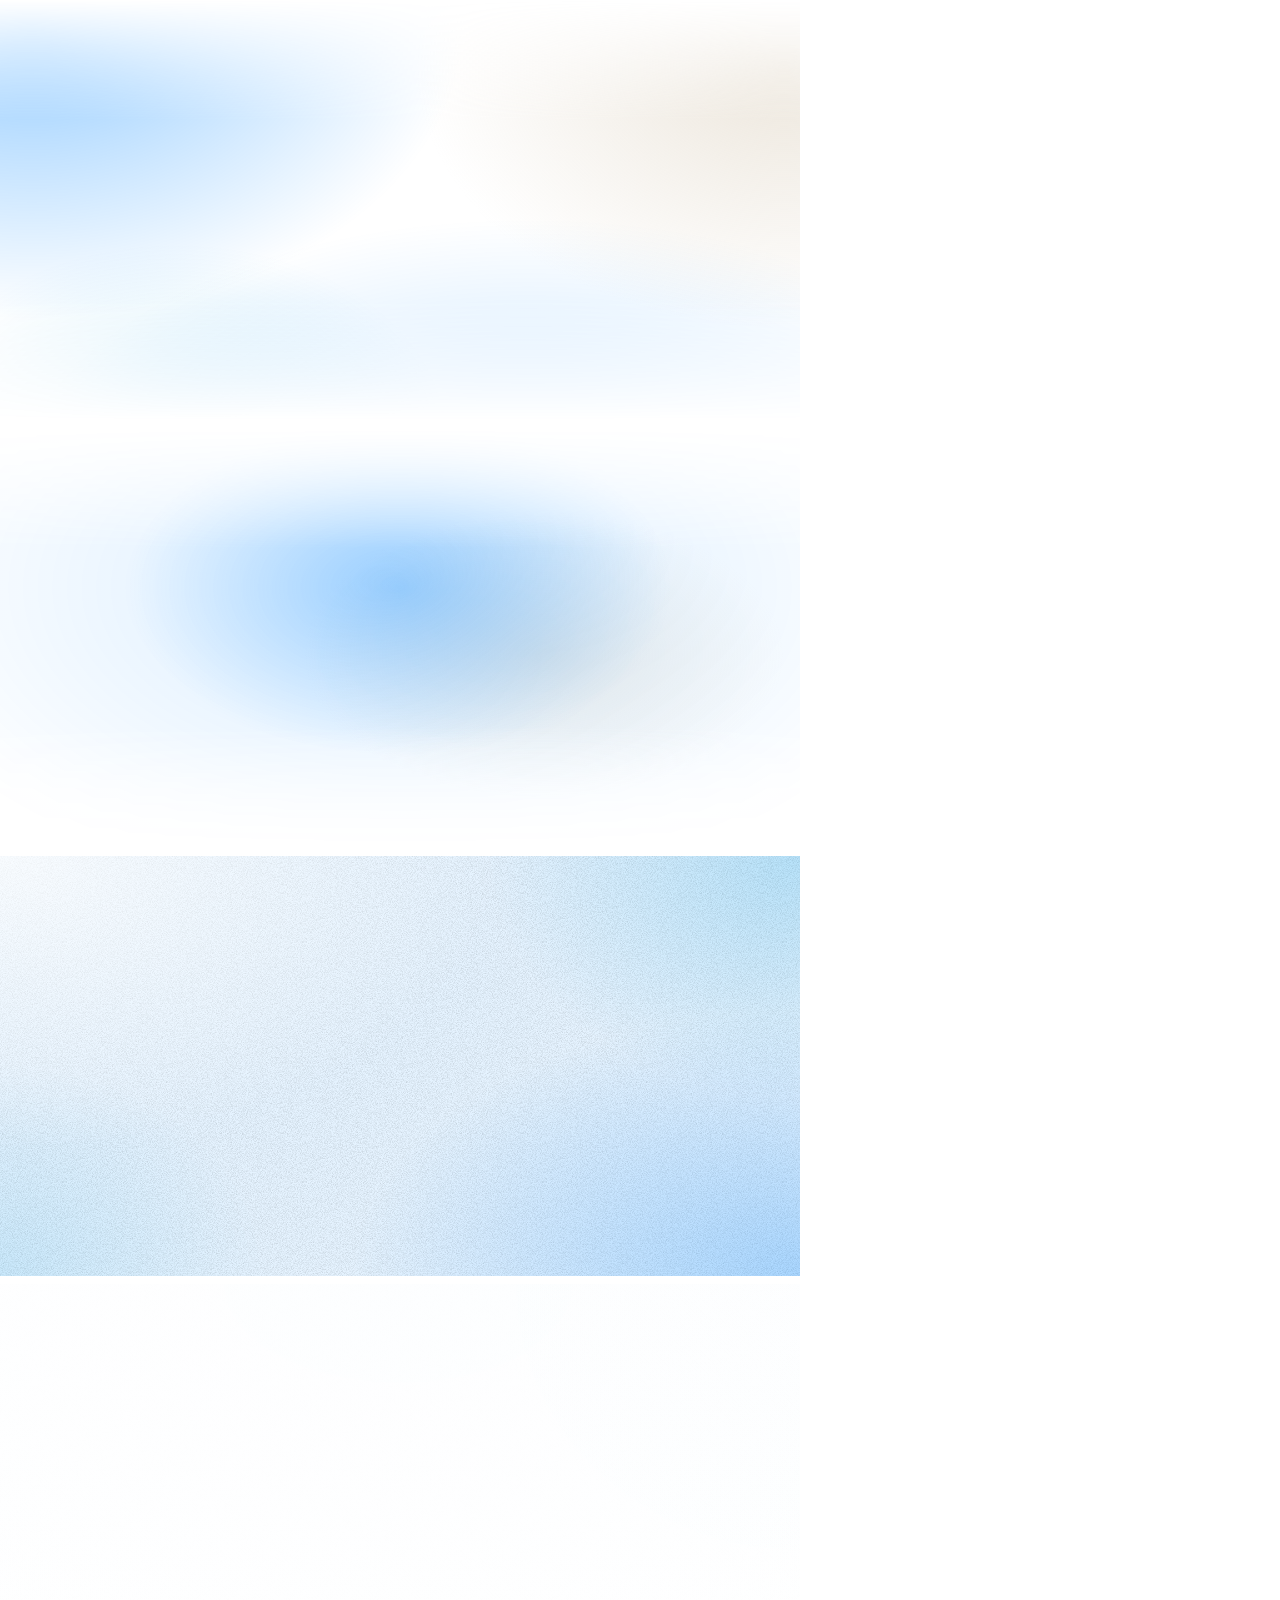
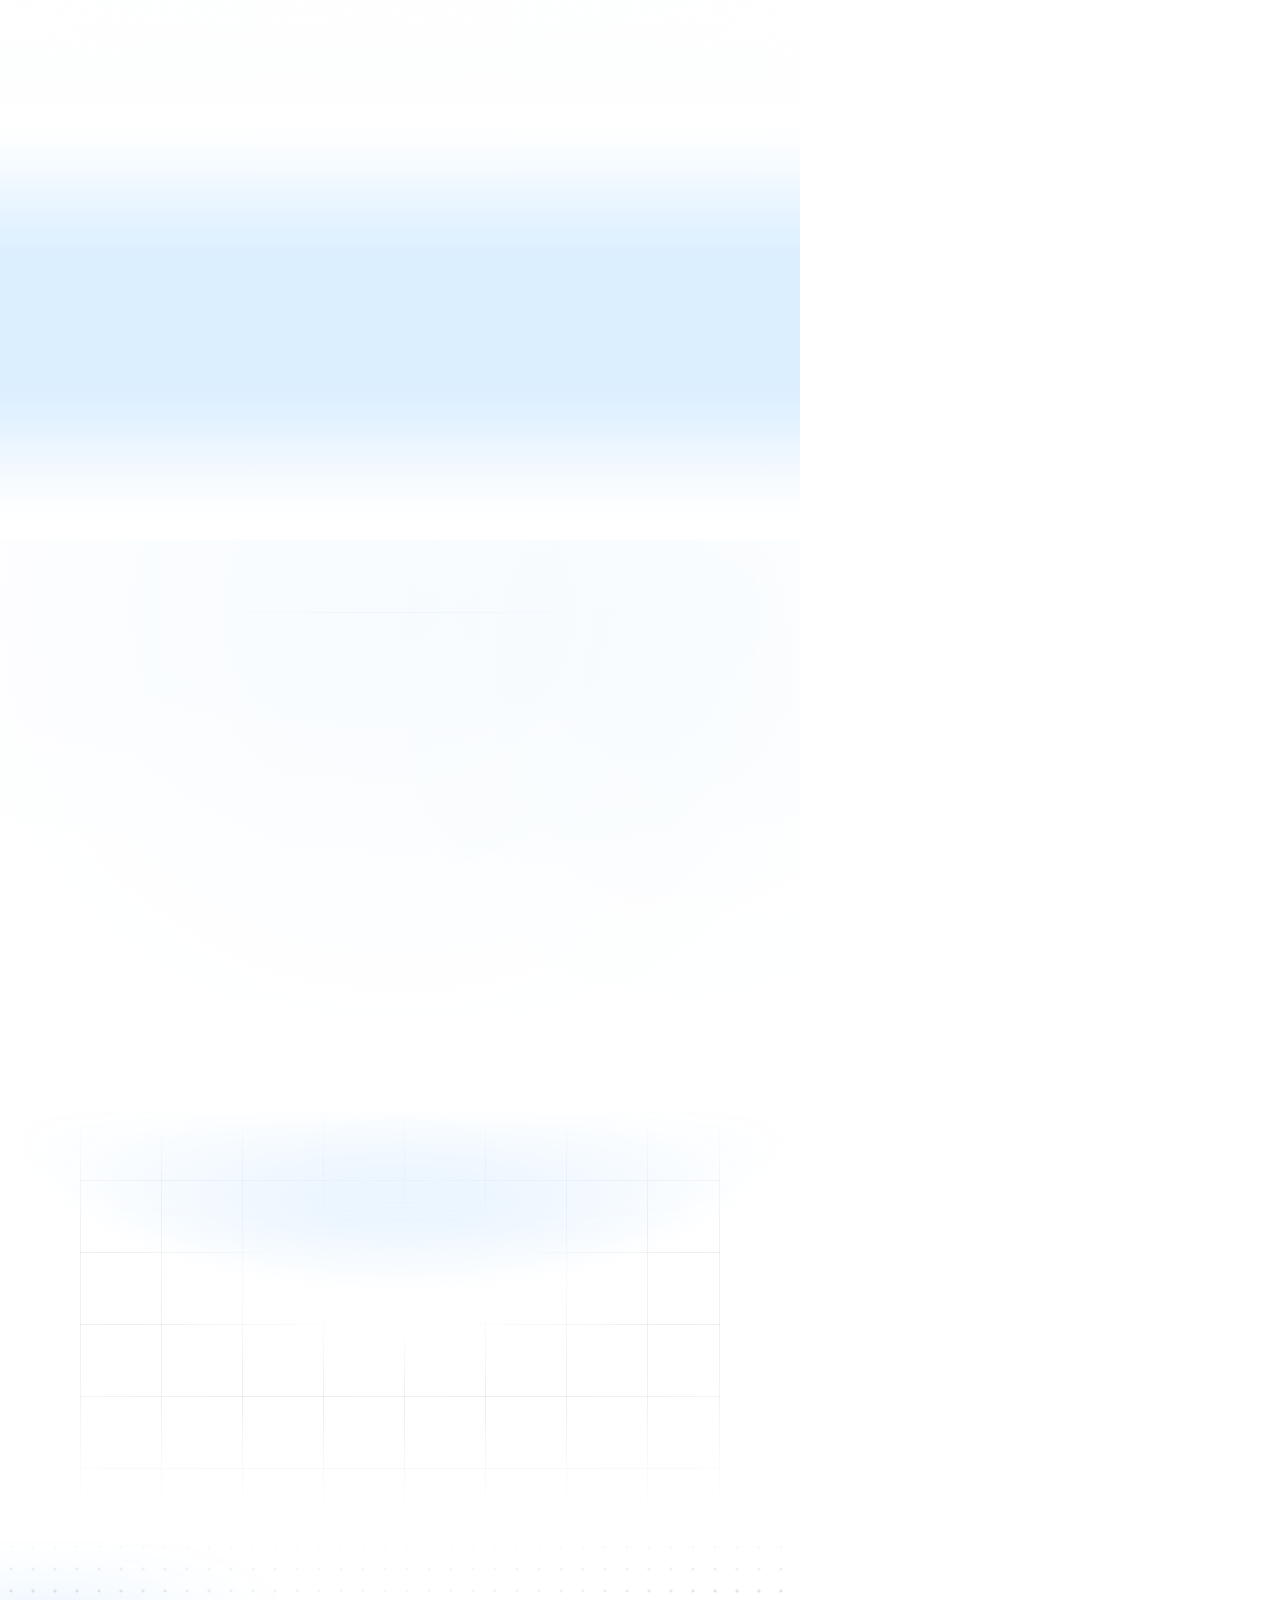
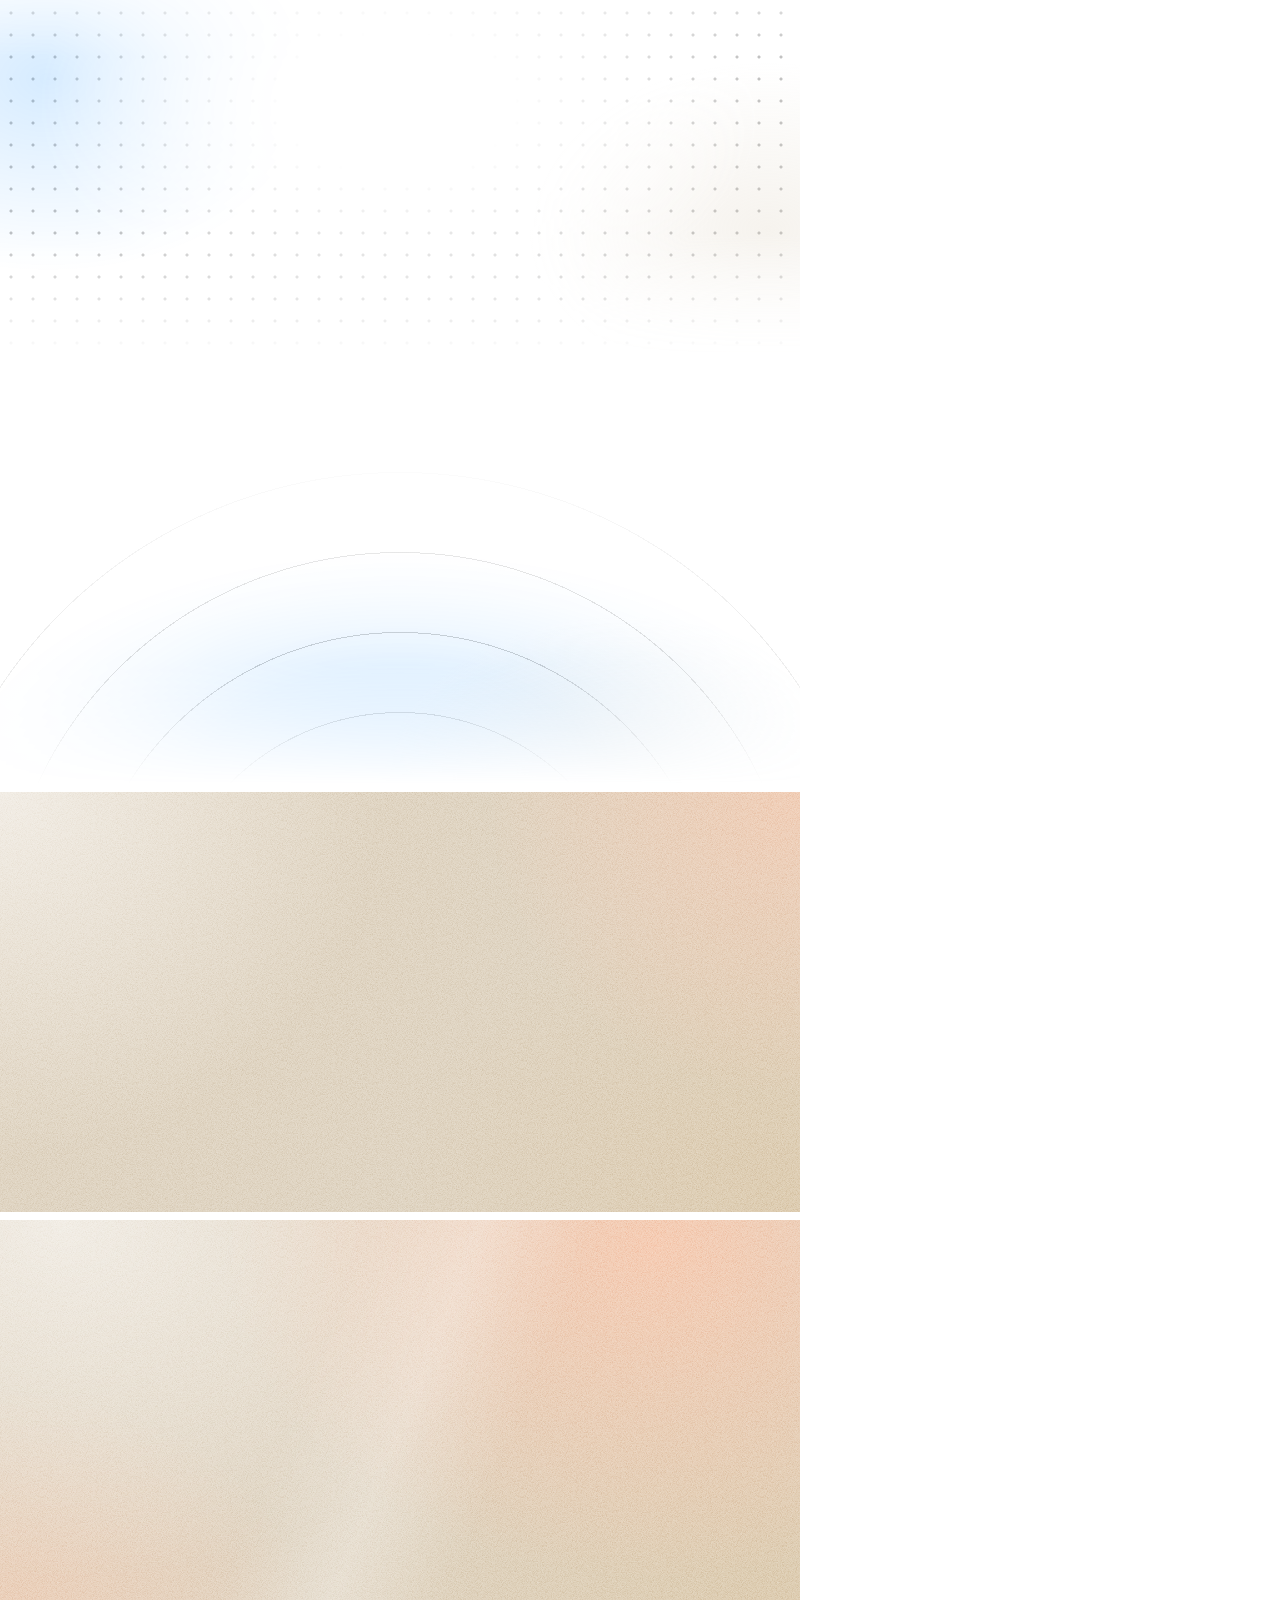
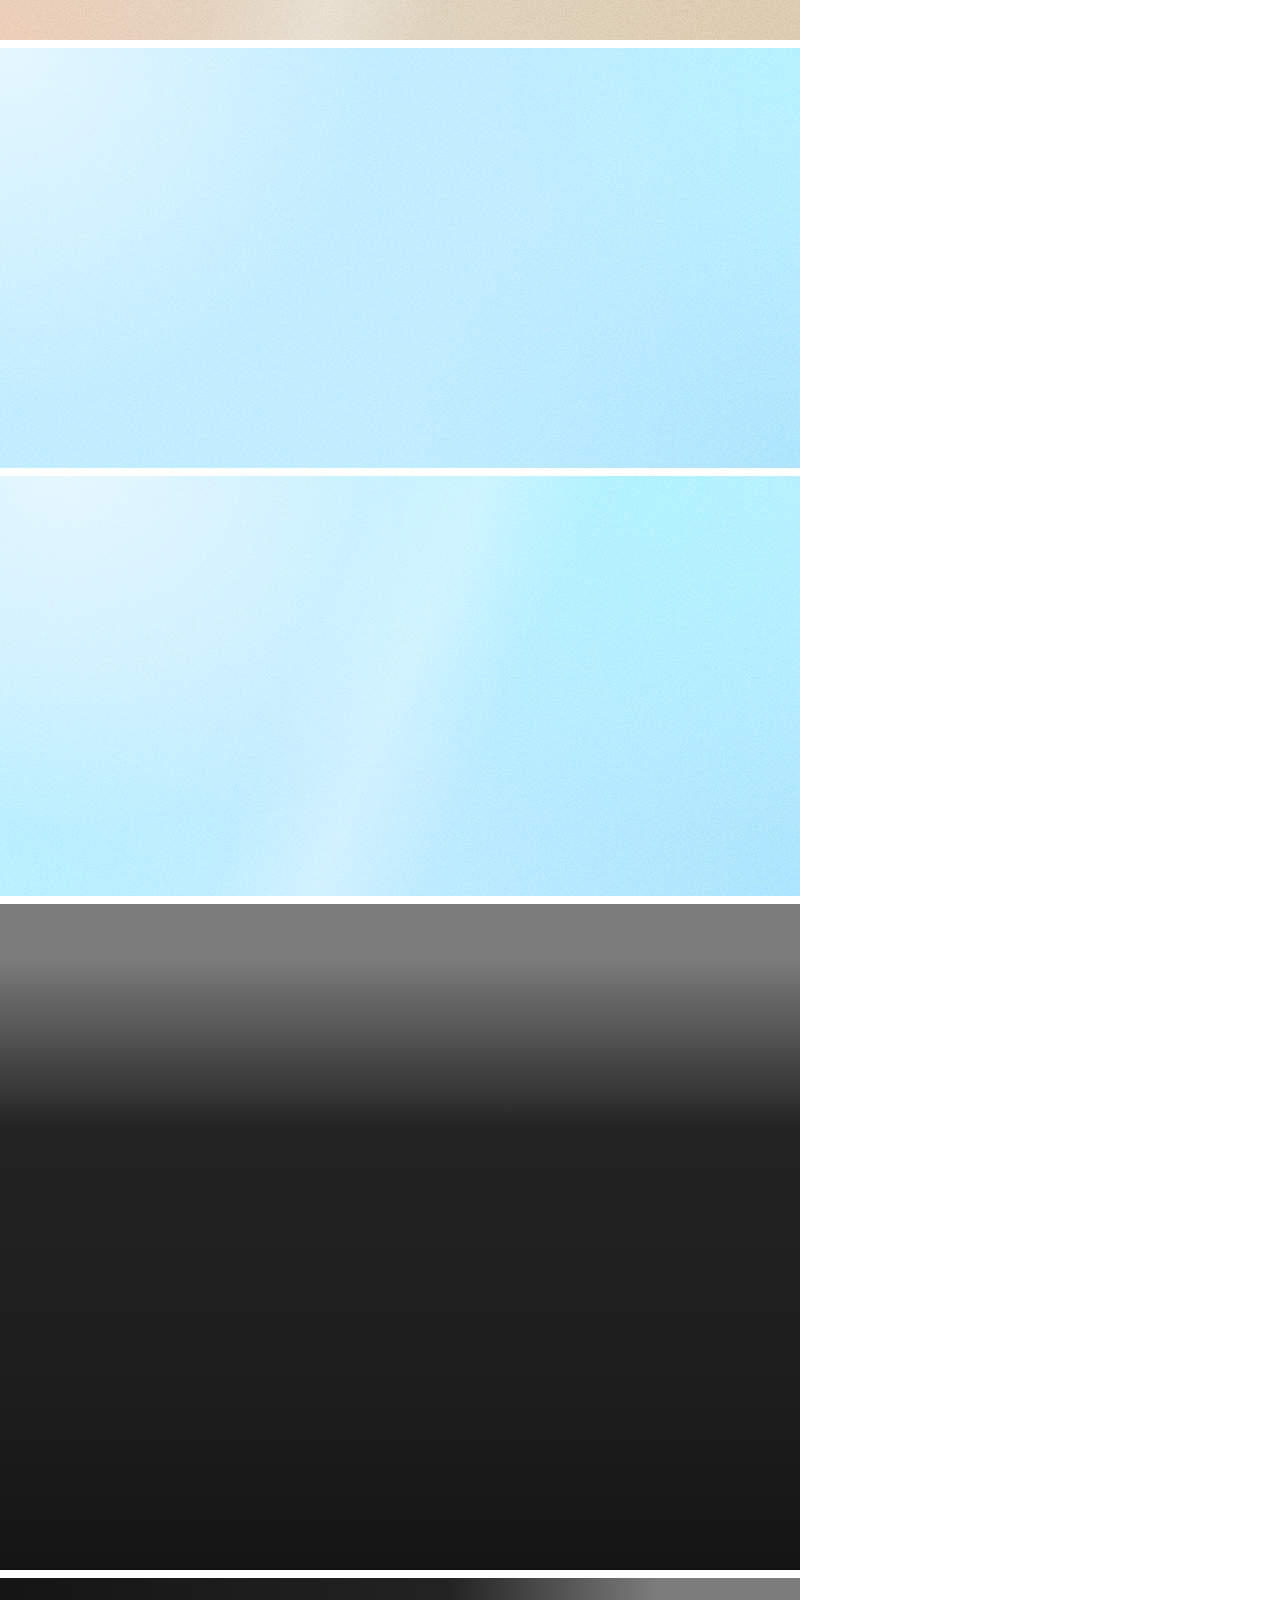
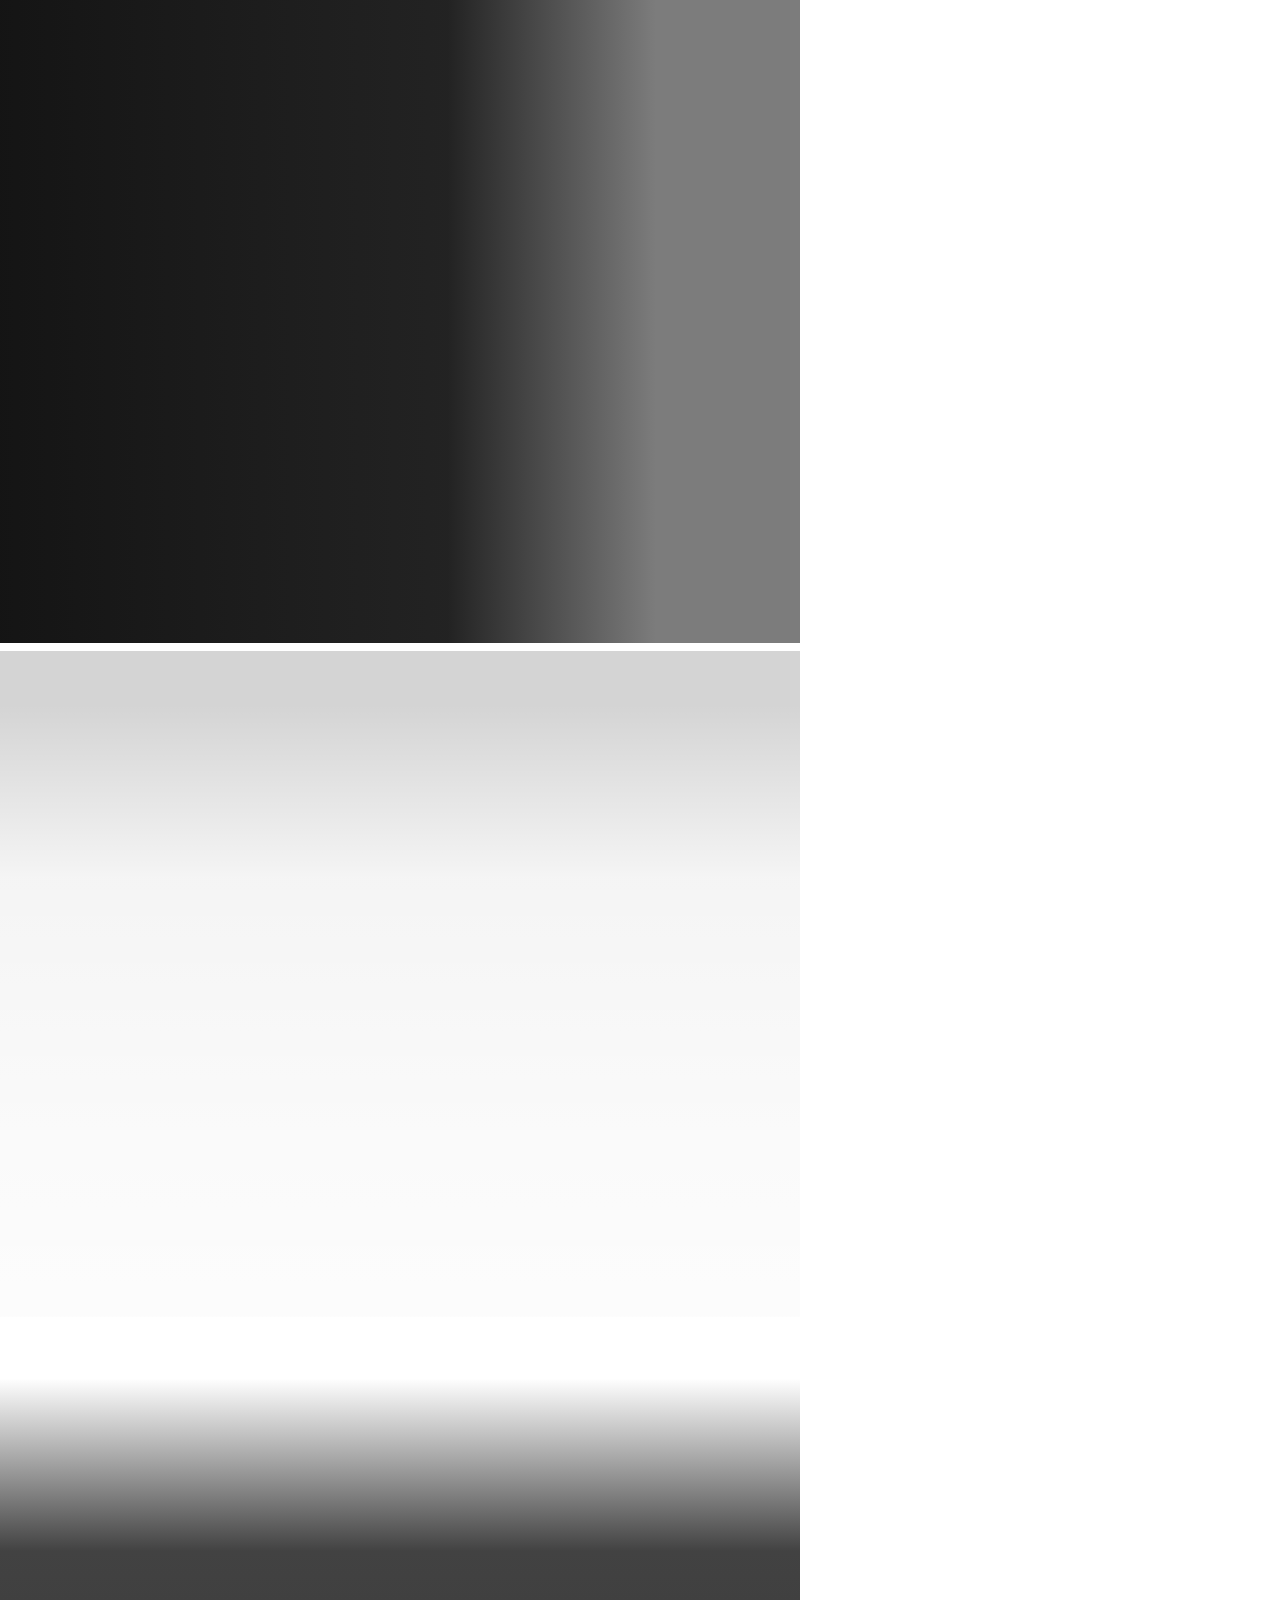
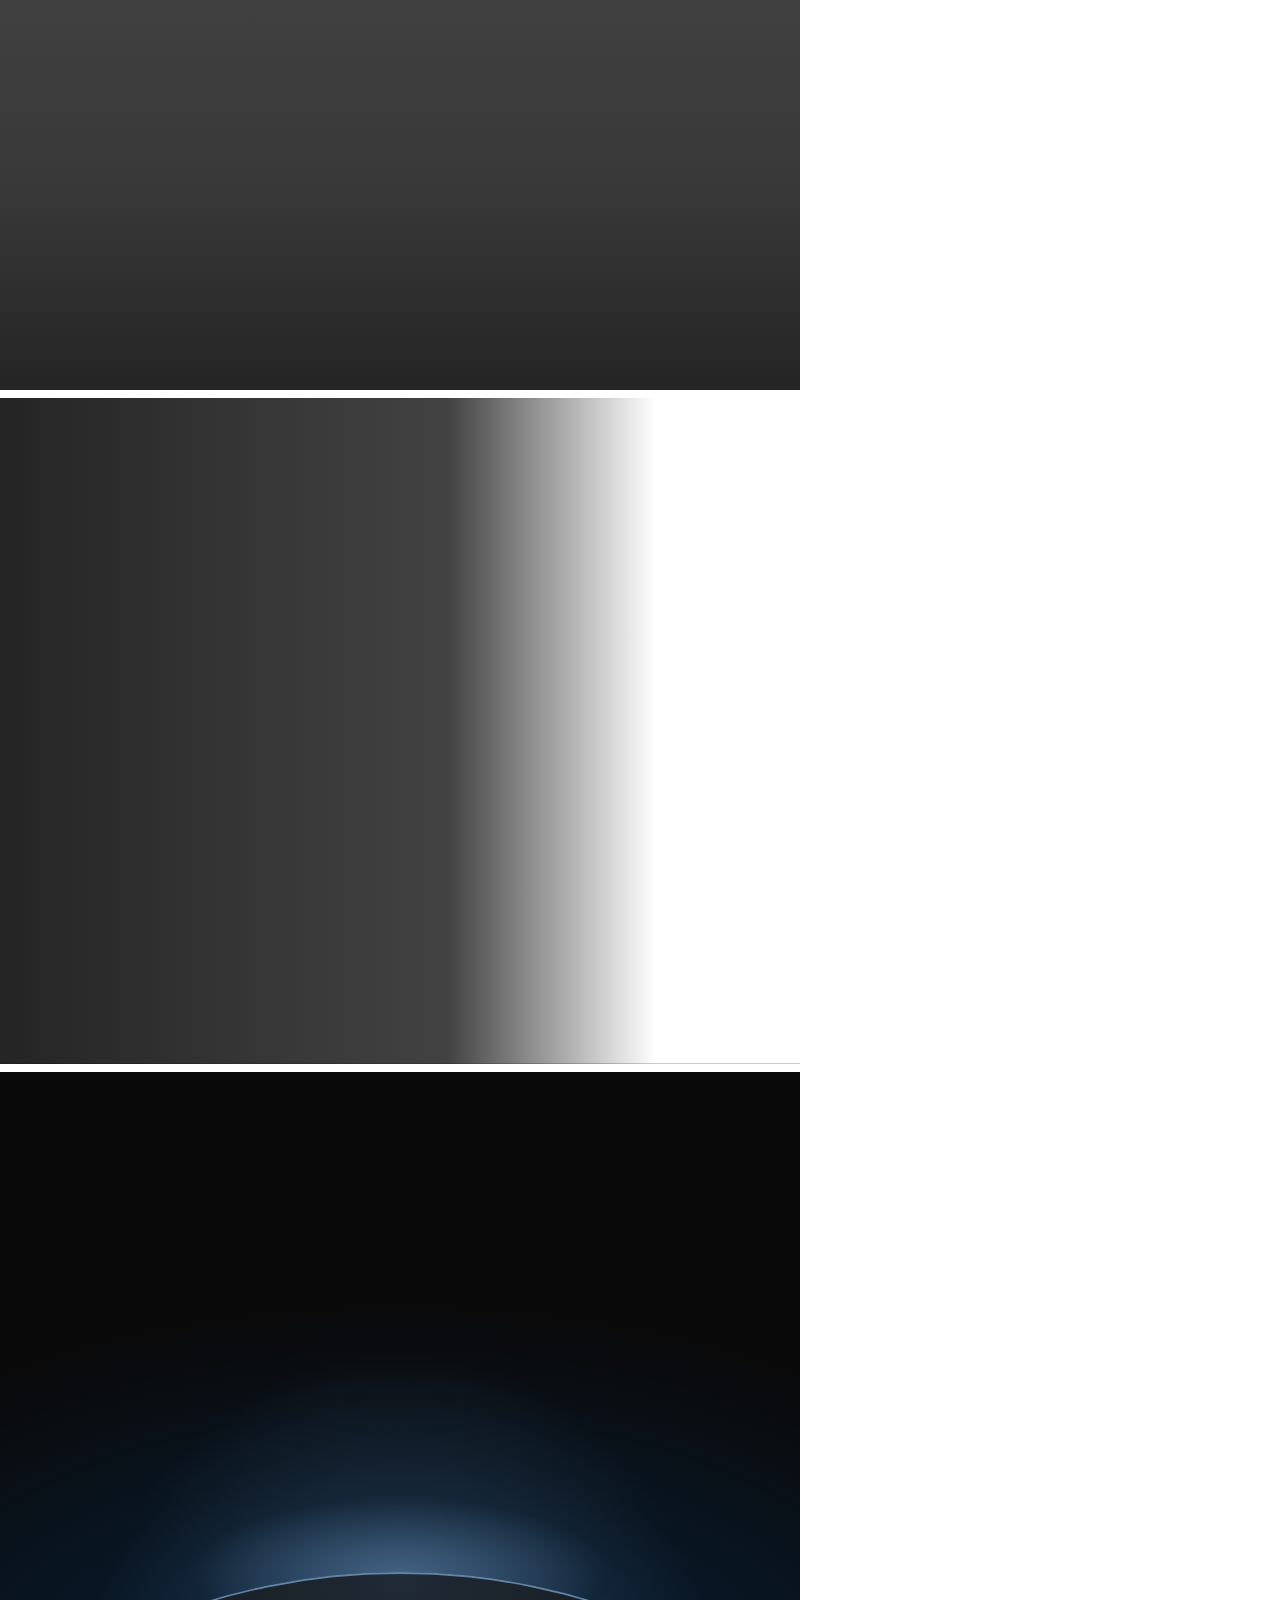
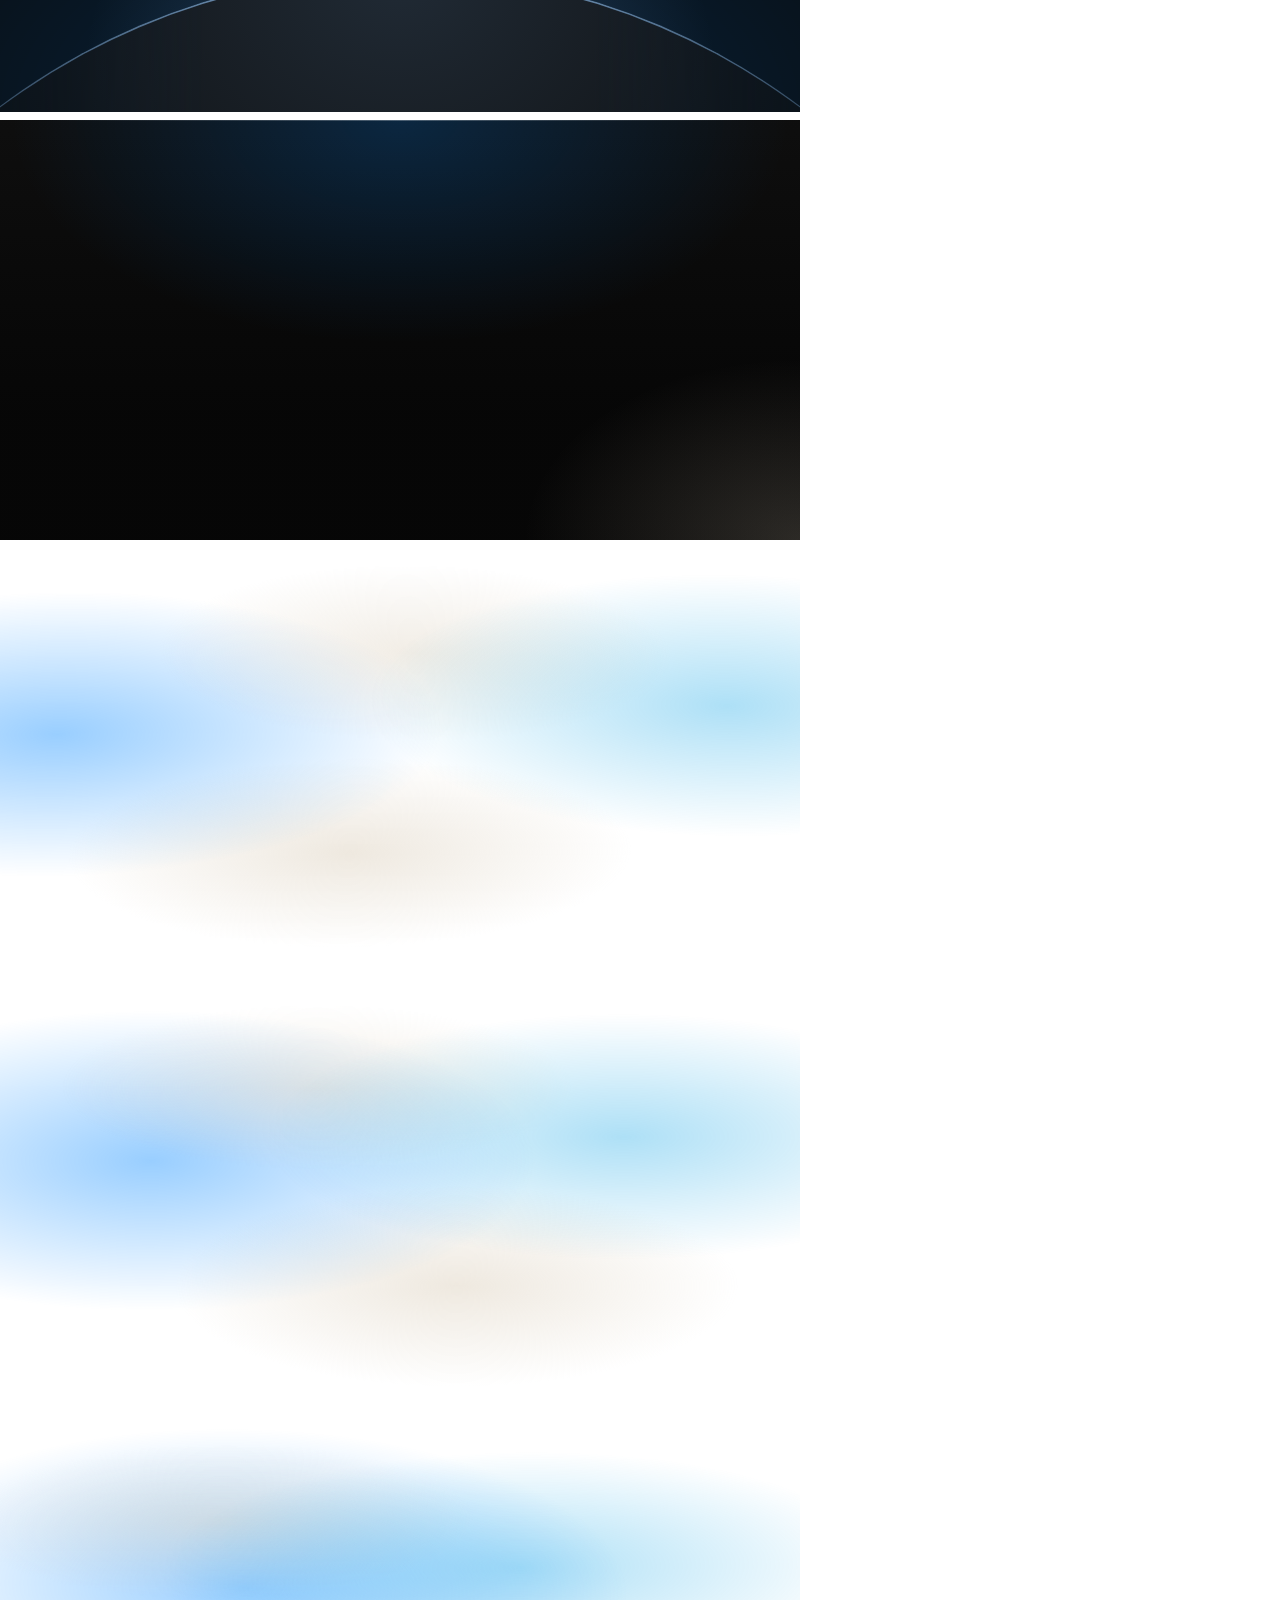
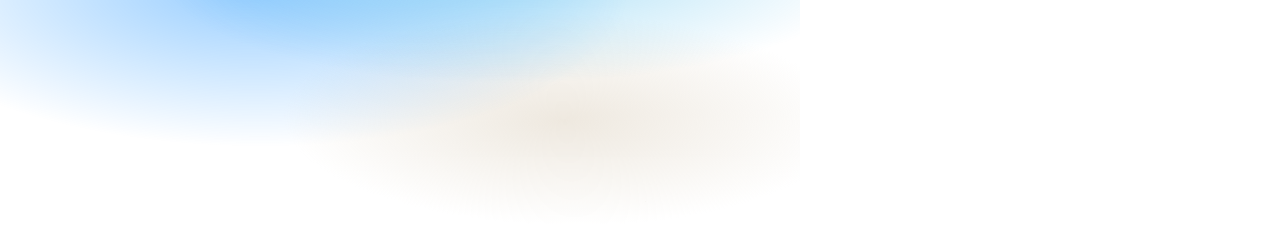
<file: assets/backgrounds/check.html>
<!doctype html>
<html lang="en" data-ground="sand">
<head>
<meta charset="utf-8">
<title>Backgrounds contrast check</title>
<!-- Every ground in a 800px box, for check.mjs: it sets a palette, screenshots the boxes and measures
     the ink and muted contrast on every pixel of each ground's text zone (index.json). The photograph
     grounds sit on a flat grey picture: #7c7c7c for the dark scrim, #d4d4d4 for the light one; and the worst case of the dark scrim: a white
     picture (white words on it). The light scrim is for pale photographs only. -->
<link rel="stylesheet" href="../system.css">
<link rel="stylesheet" href="backgrounds.css">
<style>body { margin: 0; width: 800px; } .box { width: 800px; margin: 0 0 8px; padding: 24px; font-size: 20px; } .pi, .pm { visibility: hidden; } .pi { color: var(--ink); } .pm { color: var(--muted); }  /* the liquid blobs held at the start, the middle and the end of their drift (the keyframes in backgrounds.css), so the text zone is measured where they stand under it */
  .at-start::before { animation: none; transform: translate3d(-7%, 0, 0) skewX(-7deg) scaleY(.94); } .at-start::after { animation: none; transform: translate3d(8%, 0, 0) skewX(6deg) scaleY(1.04); }
  .at-mid::before { animation: none; transform: translate3d(.5%, 0, 0) skewX(-.5deg) scaleY(.995); } .at-mid::after { animation: none; transform: translate3d(-.5%, 0, 0) scaleY(.98); }
  .at-end::before { animation: none; transform: translate3d(8%, 0, 0) skewX(6deg) scaleY(1.05); } .at-end::after { animation: none; transform: translate3d(-9%, 0, 0) skewX(-6deg) scaleY(.92); }
</style>
<script src="backgrounds.js" defer></script>
</head>
<body>
<div class="bg-mist box" data-g="mist" style="height:420px"><span class="pi">Ink</span> <span class="pm">Muted</span></div>
<div class="bg-halo box" data-g="halo" style="height:420px"><span class="pi">Ink</span> <span class="pm">Muted</span></div>
<div class="bg-grain box" data-g="grain" style="height:420px"><span class="pi">Ink</span> <span class="pm">Muted</span></div>
<div class="bg-paper box" data-g="paper" style="height:420px"><span class="pi">Ink</span> <span class="pm">Muted</span></div>
<div class="bg-dusk box" data-g="dusk" style="height:420px"><span class="pi">Ink</span> <span class="pm">Muted</span></div>
<div class="bg-topglow box" data-g="topglow" style="height:560px"><span class="pi">Ink</span> <span class="pm">Muted</span></div>
<div class="bg-ruled box" data-g="ruled" style="height:420px"><span class="pi">Ink</span> <span class="pm">Muted</span></div>
<div class="bg-dots box" data-g="dots" style="height:420px"><span class="pi">Ink</span> <span class="pm">Muted</span></div>
<div class="bg-arcs box" data-g="arcs" style="height:420px"><span class="pi">Ink</span> <span class="pm">Muted</span></div>
<div class="bg-band box" data-g="band" style="height:420px"><span class="pi">Ink</span> <span class="pm">Muted</span></div>
<div class="bg-field box" data-g="field" style="height:420px"><span class="pi">Ink</span> <span class="pm">Muted</span></div>
<div class="bg-band bg-tint box" data-g="band-tint" style="height:420px"><span class="pi">Ink</span> <span class="pm">Muted</span></div>
<div class="bg-field bg-tint box" data-g="field-tint" style="height:420px"><span class="pi">Ink</span> <span class="pm">Muted</span></div>
<div class="bg-photo box" data-g="photo" style="height:520px;--g-photo:linear-gradient(#7c7c7c,#7c7c7c)"><span class="pi">Ink</span> <span class="pm">Muted</span></div>
<div class="bg-photo bg-photo--left box" data-g="photo-left" style="height:520px;--g-photo:linear-gradient(#7c7c7c,#7c7c7c)"><span class="pi">Ink</span> <span class="pm">Muted</span></div>
<div class="bg-photo bg-photo--light box" data-g="photo-light" style="height:520px;--g-photo:linear-gradient(#d4d4d4,#d4d4d4)"><span class="pi">Ink</span> <span class="pm">Muted</span></div>
<div class="bg-photo box" data-g="photo-white" style="height:520px;--g-photo:linear-gradient(#fff,#fff)"><span class="pi">Ink</span> <span class="pm">Muted</span></div>
<div class="bg-photo bg-photo--left box" data-g="photo-left-white" style="height:520px;--g-photo:linear-gradient(#fff,#fff)"><span class="pi">Ink</span> <span class="pm">Muted</span></div>
<div class="bg-horizon box" data-g="horizon" style="height:640px"><span class="pi">Ink</span> <span class="pm">Muted</span></div>
<div class="bg-deep box" data-g="deep" style="height:420px"><span class="pi">Ink</span> <span class="pm">Muted</span></div>
<div class="bg-liquid box at-start" data-g="liquid" data-no-pause style="height:420px"><span class="pi">Ink</span> <span class="pm">Muted</span></div>
<div class="bg-liquid box at-mid" data-g="liquid-mid" data-no-pause style="height:420px"><span class="pi">Ink</span> <span class="pm">Muted</span></div>
<div class="bg-liquid box at-end" data-g="liquid-end" data-no-pause style="height:420px"><span class="pi">Ink</span> <span class="pm">Muted</span></div>

</body>
</html>
</file>
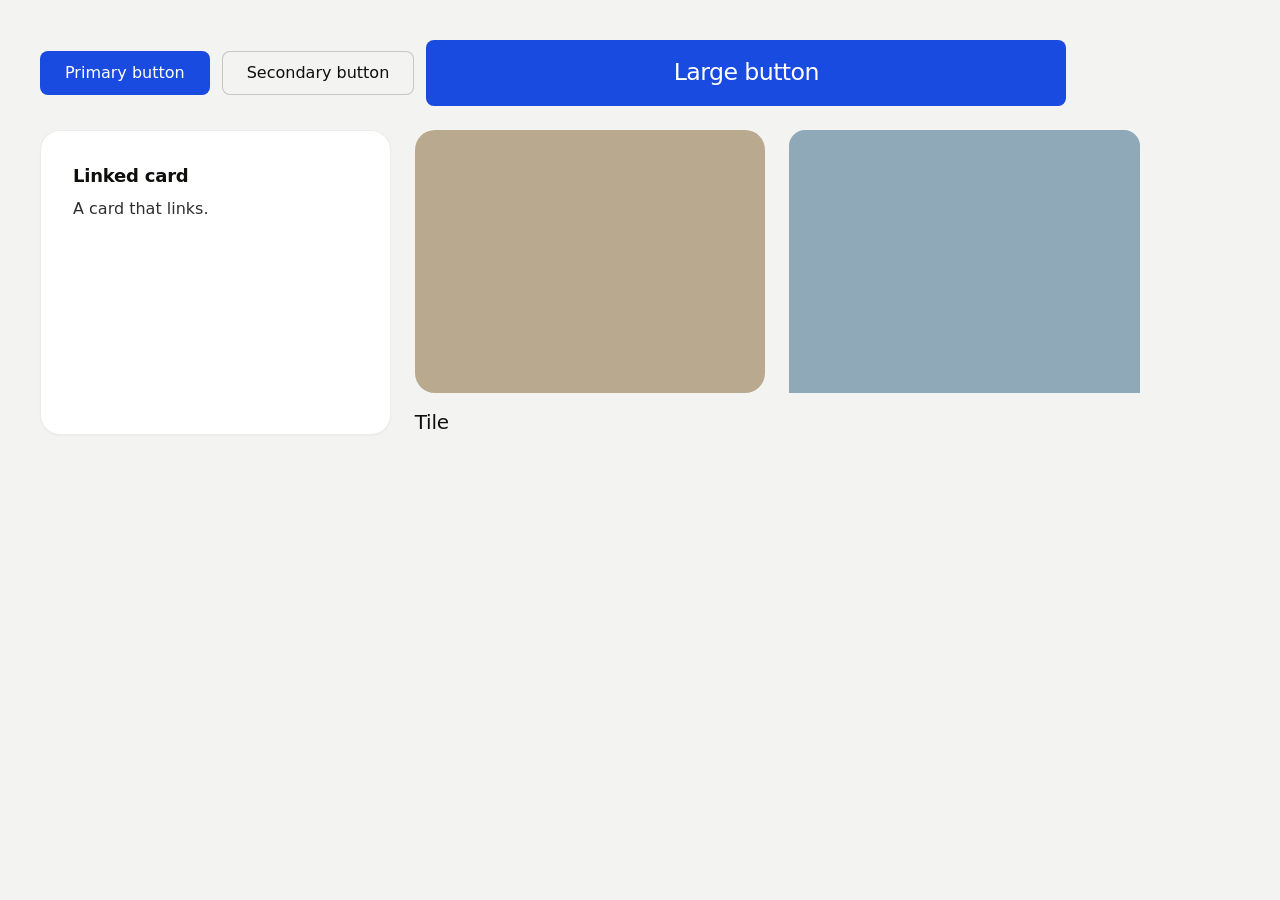
<file: assets/motion/_hover-test.html>
<!doctype html>
<html lang="en">
<head>
<meta charset="utf-8"><meta name="viewport" content="width=device-width, initial-scale=1">
<title>Hover test</title>
<link rel="stylesheet" href="../system.css">
<link rel="stylesheet" href="../ui/cards.css">
<link rel="stylesheet" href="motion.css">
<style>:root{--bg:#f3f3f1;--card:#fff;--ink:#0f0f0e;--muted:#686863;--accent:#e5531c}body{background:var(--bg);color:var(--ink);padding:40px}.row{display:grid;grid-template-columns:repeat(3,1fr);gap:24px;max-width:1100px}</style>
</head>
<body>
<main>
<div class="btn-row" style="margin-bottom:24px"><a class="btn btn--primary" href="#p">Primary button</a><a class="btn btn--secondary" href="#s">Secondary button</a><a class="btn btn--primary btn--xl" href="#x">Large button</a></div>
<div class="row">
  <a class="card" id="c1" href="#a"><h3>Linked card</h3><p>A card that links.</p></a>
  <a class="tile" id="t1" href="#b"><div class="tile__media"><img id="i1" alt="" src="data:image/svg+xml,%3Csvg xmlns='http://www.w3.org/2000/svg' width='400' height='300'%3E%3Crect width='400' height='300' fill='%23b9a98f'/%3E%3C/svg%3E"></div><div class="tile__head"><h3>Tile</h3></div></a>
  <div class="m-zoom" id="z1" style="border-radius:16px"><img id="i2" alt="" style="display:block;width:100%" src="data:image/svg+xml,%3Csvg xmlns='http://www.w3.org/2000/svg' width='400' height='300'%3E%3Crect width='400' height='300' fill='%238fa9b9'/%3E%3C/svg%3E"></div>
</div>
</main>
</body>
</html>
</file>
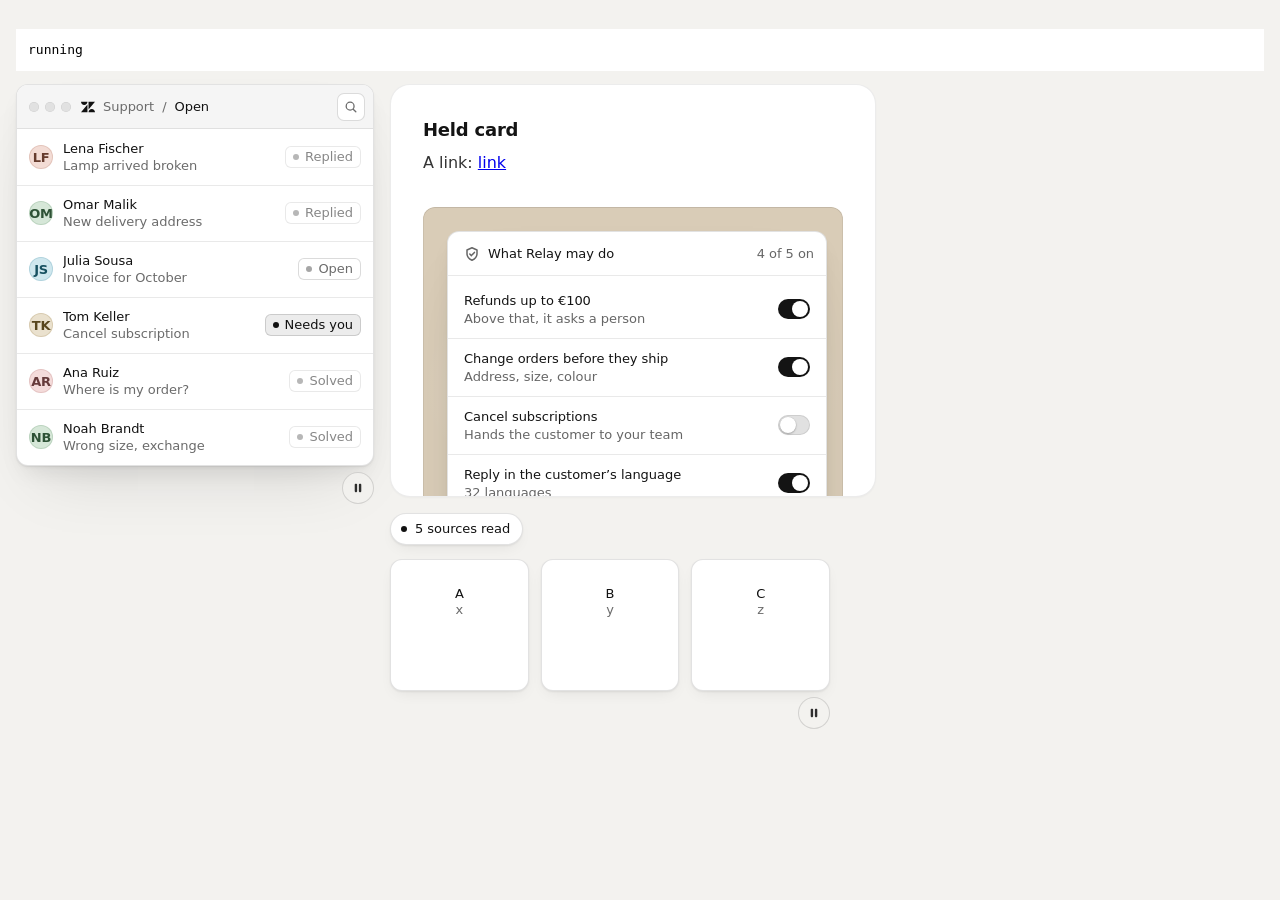
<file: assets/ui/_lab/selftest.html>
<!doctype html><html><head><script>window.__tpGlMax = 16;   /* a gallery shows many live effects at once; a page of a site keeps the default 4 (fx.js) */</script>
<meta charset="utf-8"><title>Card kit self-test</title>
<link rel="stylesheet" href="../base.css"><link rel="stylesheet" href="../cards.css">
<style>body{margin:0;padding:16px;background:#f3f2ef;--bg:#f3f2ef;--card:#fff;--ink:#141414;--muted:#666;--accent:#d2552d;font:14px/20px system-ui}#out{white-space:pre-wrap;font:13px/18px monospace;background:#fff;padding:12px}.bare{width:358px}.g{display:grid;grid-template-columns:358px 1fr;gap:16px}</style></head><body>
<pre id="out">running</pre>
<div class="g">
  <div class="bare" id="bare"><div data-ui-load="window"></div></div>
  <div>
    <article class="card" id="held" style="width:420px"><h3>Held card</h3><p>A link: <a href="#x" id="lnk">link</a></p>
      <div class="panel"><div class="stage"><div class="at-corner" style="--ax:24px;--ay:24px" data-ui-load="toggles" data-ui-still></div></div></div></article>
    <div id="files" style="width:440px;margin-top:16px"><div class="ui ui-files" data-ui="files">
      <div class="ui-files__status"><span class="ui-dot"></span><span data-files-status>16 sources read</span></div>
      <ul class="ui-files__grid"><li class="ui-file is-done"><span class="ui-file__name">A</span><span class="ui-file__kind">x</span><span class="ui-file__bar"><i></i></span></li><li class="ui-file is-done"><span class="ui-file__name">B</span><span class="ui-file__kind">y</span><span class="ui-file__bar"><i></i></span></li><li class="ui-file is-done"><span class="ui-file__name">C</span><span class="ui-file__kind">z</span><span class="ui-file__bar"><i></i></span></li></ul></div></div>
  </div>
</div>
<script type="module">
import ui from '../ui.js';
const out = document.getElementById('out'), log = [];
const say = s => { log.push(s); out.textContent = log.join('\n'); };
await ui.loadAll(document); await ui.startAll(document);
const wait = ms => new Promise(r => setTimeout(r, ms));
// files status words
const st = document.querySelector('#files [data-files-status]'); const seen = new Set();
const mo = new MutationObserver(() => seen.add(st.textContent)); mo.observe(st, { childList: true, characterData: true, subtree: true });
// focus once on a held card
let cycles = 0; document.getElementById('held').addEventListener('ui-cycle', () => cycles++);
await wait(1500);
const bare = document.getElementById('bare'), btn = bare.querySelector('.loop-pause'), win = bare.querySelector('.ui');
if (btn && win) { const b = btn.getBoundingClientRect(), w = win.getBoundingClientRect(); say(`bare pause: btn top ${Math.round(b.top)} win bottom ${Math.round(w.bottom)} -> ${b.top >= w.bottom - 1 ? 'clear of window' : 'OVERLAPS'}`); } else say('bare pause: ' + (btn ? 'no window' : 'no button'));
document.getElementById('lnk').focus();
await wait(9000);
say(`held card, focus kept 9 s: ${cycles} cycle(s) ${cycles <= 1 ? 'ok' : 'LOOPS'}; held button: ${document.querySelector('#held .loop-pause') ? 'yes' : 'none'}`);
say('files status texts seen: ' + [...seen].join(' | '));
document.body.dataset.ready = '1';
</script></body></html>
</file>
<file: assets/system.css>
/*
  taste-skill system.css - the one system for the page. Link it first, then assets/ui/cards.css (the
  feature card, its panel and the fragment placements), then set the palette (--p-*), the fonts and
  the radius set on :root in the page (node scripts/start.mjs prints that block).
  Do not add a second grid, spacing scale, type scale, radius scale, button or card style.
*/

/* ---------------------------------------------------------------- tokens */
:root {
  /* palette (hex only; fx.js reads --bg --surface --ink --muted --accent --accent-ink) */
  --p-bg: #ffffff;
  --p-surface: #f4f4f4;
  --p-ink: #111111;
  --p-muted: #6b6b6b;
  --p-accent: #1a4be0;
  --p-accent-ink: #ffffff;
  --p-action: #1a4be0;      /* buttons, links, focus: the accent, or the ink when the accent is too pale */
  --p-action-ink: #ffffff;
  --p-inv-bg: #111111;
  --p-inv-surface: #1c1c1c;
  --p-inv-ink: #f4f4f4;
  --p-inv-muted: #a3a3a3;
  --p-inv-accent: #ffffff;
  --p-inv-accent-ink: #111111;
  --p-inv-action: #ffffff;
  --p-inv-action-ink: #111111;
  /* the lit ground behind UI and in the closing band (references/cards.md), one per page, tech pages only
     (none on kind other, which is flat): <html data-ground="sand|sky|sage|painting">. system.js gives it to every ground
     that holds UI, on light and dark pages alike; --hue on one panel changes only its accent */
  --ground-bg: #d9ccb7; --ground-surface: #e9e0d2; --ground-ink: #2a2622; --ground-muted: #5a534a; --ground-accent: #a8794a;

  /* fonts */
  --font-display: system-ui, -apple-system, "Segoe UI", sans-serif;
  --font-text: system-ui, -apple-system, "Segoe UI", sans-serif;
  --font-mono: ui-monospace, "SFMono-Regular", Menlo, Consolas, monospace;
  --display-weight: 400;    /* headlines 400; 500 on a tech page (software, gaming, hardware) */
  --display-tracking: -0.025em;

  /* the page rhythm (references/layout-v4.md): one section per screen. The header is fixed and
     --nav tall; every section is padded --padt above and --padb (plus the phone action bar, --bar)
     below, and is exactly one or two screens tall (--h: 1 or 2; --hm on a phone). The hero's words
     start --hgap under the header and its content ends --hpadb above the fold. */
  --nav: 72px;
  --padt: 120px;
  --padb: 72px;
  --hgap: 48px;
  --hpadb: 64px;
  --bar: 0px;
  /* grid: one .wrap (alias .container) for the header, every section and the footer, the same
     --gut on both sides: 1280 wide at x 80-1360 at 1440, 342 at x 24-366 at 390 */
  --container: 1280px;
  --gut: 80px;
  --pad: var(--gut);
  --gutter: 24px;

  /* spacing: 4/8 scale */
  --s-1: 4px;  --s-2: 8px;  --s-3: 12px; --s-4: 16px; --s-5: 24px;
  --s-6: 32px; --s-7: 48px; --s-8: 64px; --s-9: 96px; --s-10: 128px;
  --section: 40px;      /* only a .section outside main (the kit's demo pages); every main > section and
                           footer.closing take --padt and --padb */
  --section-band: 56px; /* the same for an older footer outside footer.closing */
  --head-gap: 48px;     /* the one heading-to-content gap, 32 on a phone (layout.css reads it as --ly-head-gap) */
  --card-pad: 16px;     /* card padding (cards.css sets its own for cards with a panel) */
  --card-gap: 16px;     /* gap between cards */

  /* type scale (the only sizes on the page) */
  --t-label: 13px;
  --t-small: 14px;
  --t-body: 16px;
  --t-lead: 18px;
  --t-card: 18px;
  --t-h3: 24px;
  /* straight lines from the phone size at 390 to the desktop size at 1440 (system.md's table) */
  --t-h2: clamp(30px, 1.72vw + 23.3px, 48px);
  --t-h1: clamp(38px, 3.24vw + 25.4px, 72px);
  /* a big number stays a step under the h2 (VI-11): 38 at 1440, 28 at 390, so it never reads as a
     section heading; a stats row and a price set their own, smaller still */
  --t-stat: clamp(28px, .952vw + 24.29px, 38px);

  /* radius: one scale (soft by default; data-radius on <html> switches it) */
  --r-sm: 8px;  --r-md: 12px; --r-lg: 20px; --r-btn: 8px;

  /* controls (fixed here; a page never adds its own) */
  --btn-h: 44px;
  --btn-h-sm: 36px;
  --nav-h: var(--nav);  /* the older name, kept for the kit's files */
  --icon: 16px;         /* small icons: socials, menu chevrons, mono brand marks */

  /* motion: the one UI ease-out (motion.css --m-ease and ui/base.css --u-ease read it; references/motion.md) */
  --ease: cubic-bezier(.2, .8, .2, 1);
  --dur: 180ms;
}
html[data-radius="sharp"] { --r-sm: 4px; --r-md: 6px;  --r-lg: 8px;  --r-btn: 4px; }
html[data-radius="soft"]  { --r-sm: 8px; --r-md: 12px; --r-lg: 20px; --r-btn: 8px; }
html[data-radius="round"] { --r-sm: 10px; --r-md: 16px; --r-lg: 24px; --r-btn: 999px; }
/* the four lit grounds (references/cards.md); sand is the default above. painting goes with
   painterly-landscape (x.ai's daylight sky over olive hills) */
html[data-ground="sky"]      { --ground-bg: #c6d3df; --ground-surface: #d6e0e9; --ground-ink: #25303a; --ground-muted: #4d5964; --ground-accent: #3f6a92; }
html[data-ground="sage"]     { --ground-bg: #cdd6c6; --ground-surface: #dce3d6; --ground-ink: #262d24; --ground-muted: #535b51; --ground-accent: #6c8e63; }
html[data-ground="painting"] { --ground-bg: #79a8d6; --ground-surface: #a6c4e2; --ground-ink: #16212c; --ground-muted: #273949; --ground-accent: #9c9b3c; }
/* cards.css takes its card and panel radii from this scale */
html[data-radius] .card { --c-r: var(--r-lg); }
html[data-radius] .panel { --p-r: var(--r-md); }

/* a phone: the header 56, the sections padded 96 / 48, the hero's words 40 under the header and its
   content ending 24 above the fold, 24 at both sides, 12 between columns */
@media (max-width: 639px) {
  :root { --nav: 56px; --padt: 96px; --padb: 48px; --hgap: 40px; --hpadb: 24px; --gut: 24px; --gutter: 12px; --card-gap: 12px; --head-gap: 32px; }
}
@media (min-width: 640px) {
  :root { --gut: 48px; --section: 48px; --section-band: 72px; --card-pad: 24px; }
}
@media (min-width: 1024px) {
  :root { --gut: 80px; --section: 56px; --section-band: 96px; --card-gap: 24px;
          --t-lead: 20px; --t-card: 20px; --t-h3: 28px; }
  /* a place (and a local service): the 1200 column at x 120-1320 */
  html[data-type="place"] { --gut: 120px; --container: 1200px; }
}
/* a place (VI-06, ST-96, PH-23): its own smaller type (h1 48/53 and 32/37, h2 32/40 and 24/30, titles
   and the sub-line 20 and 18), the Recipe 3 hero's gap under its photograph (40, 24 on a phone),
   square photographs and cards and 2px buttons, whatever data-radius and data-buttons say */
:root[data-type="place"] {
  --hgap: 40px;
  --t-h1: clamp(32px, 1.524vw + 26.06px, 48px);
  --t-h2: clamp(24px, .762vw + 21px, 32px);
  --t-h3: clamp(20px, .381vw + 18.51px, 24px);
  --r-sm: 2px; --r-md: 0px; --r-lg: 0px; --r-btn: 2px;
}
:root[data-type="place"] :is(h1, .t-h1) { line-height: 1.104; }
:root[data-type="place"] :is(h2, .t-h2) { line-height: 1.25; }
@media (max-width: 639px) {
  :root[data-type="place"] { --hgap: 24px; }
  :root[data-type="place"] :is(h1, .t-h1) { line-height: 1.156; }
}

/* ---------------------------------------------------------------- grounds (at most three) */
:root, .ground-base {
  --bg: var(--p-bg); --surface: var(--p-surface); --ink: var(--p-ink); --muted: var(--p-muted);
  --accent: var(--p-accent); --accent-ink: var(--p-accent-ink); --card: var(--p-surface);
  --action: var(--p-action); --action-ink: var(--p-action-ink);
}
.ground-surface {
  --bg: var(--p-surface); --surface: var(--p-bg); --ink: var(--p-ink); --muted: var(--p-muted);
  --accent: var(--p-accent); --accent-ink: var(--p-accent-ink); --card: var(--p-bg);
  --action: var(--p-action); --action-ink: var(--p-action-ink);
}
.ground-inverse {
  --bg: var(--p-inv-bg); --surface: var(--p-inv-surface); --ink: var(--p-inv-ink); --muted: var(--p-inv-muted);
  --accent: var(--p-inv-accent); --accent-ink: var(--p-inv-accent-ink); --card: var(--p-inv-surface);
  --action: var(--p-inv-action); --action-ink: var(--p-inv-action-ink);
}
:root, .ground-base, .ground-surface, .ground-inverse {
  --line: color-mix(in oklab, var(--ink) 11%, transparent);
  --line-strong: color-mix(in oklab, var(--ink) 20%, transparent);
  /* effects (fx.js) and UI fragments (assets/ui) take the colours of the ground they sit on */
  --fx-bg: var(--bg); --fx-surface: var(--surface); --fx-ink: var(--ink); --fx-muted: var(--muted);
  --fx-accent: var(--accent); --fx-accent-ink: var(--accent-ink);
  --ui-font: var(--font-text); --ui-mono: var(--font-mono); --ui-radius: var(--r-md);
}
.ground-base, .ground-surface, .ground-inverse { background: var(--bg); color: var(--ink); }

/* ---------------------------------------------------------------- base */
*, *::before, *::after { box-sizing: border-box; }
/* an anchor lands on the section's top (the judge's frame): the fixed header covers --nav of its --padt */
html { -webkit-text-size-adjust: 100%; scroll-padding-top: 0; scroll-behavior: auto; margin: 0; }
body {
  margin: 0; background: var(--bg); color: var(--ink);
  font: 400 var(--t-body)/1.55 var(--font-text);
  -webkit-font-smoothing: antialiased; text-rendering: optimizeLegibility; overflow-x: clip;
}
img, svg, video, canvas { display: block; max-width: 100%; }
/* hidden means hidden, also on an img the line above makes a block (a menu tab's photograph, a peek photograph) */
[hidden] { display: none !important; }
img, video { height: auto; }
a { color: inherit; text-decoration: none; }
button { font: inherit; color: inherit; }
h1, h2, h3, h4, p, ul, ol, figure, blockquote { margin: 0; }
ul, ol { padding: 0; list-style: none; }
h1, h2, h3, h4 {
  font-family: var(--font-display); font-weight: var(--display-weight);
  letter-spacing: var(--display-tracking); text-wrap: balance; overflow-wrap: break-word;
  /* a long word (a German compound at 390) breaks at a syllable with a hyphen, in the language of <html lang>;
     only words of 10 letters or more, 4 at least on each side, so a short English heading never breaks */
  hyphens: auto; -webkit-hyphens: auto; hyphenate-limit-chars: 10 4 4;
}
h1, .t-h1 { font-size: var(--t-h1); line-height: 1.04; }
h2, .t-h2 { font-size: var(--t-h2); line-height: 1.1; }
h3, .t-h3 { font-size: var(--t-h3); line-height: 1.2; }
h4, .t-card { font-family: var(--font-text); font-weight: 500; font-size: var(--t-card); line-height: 1.3; letter-spacing: -0.01em; }
p { text-wrap: pretty; }
.t-lead  { font-size: var(--t-lead); line-height: 1.5; }
.t-body  { font-size: var(--t-body); line-height: 1.55; }
.t-small { font-size: var(--t-small); line-height: 1.5; }
.t-label { font-size: var(--t-label); font-weight: 500; line-height: 1.4; letter-spacing: 0.01em; }
.t-stat  { font-family: var(--font-display); font-weight: var(--display-weight); font-size: var(--t-stat);
           line-height: 1; letter-spacing: var(--display-tracking); font-variant-numeric: tabular-nums; }
.muted { color: var(--muted); }
.mono  { font-family: var(--font-mono); }
.measure { max-width: 62ch; }
:focus-visible { outline: 2px solid var(--action); outline-offset: 2px; border-radius: 2px; }
::selection { background: color-mix(in oklab, var(--accent) 30%, transparent); }

/* ---------------------------------------------------------------- grid */
.wrap, .container { width: min(100% - 2 * var(--gut), var(--container)); margin-inline: auto; padding-inline: 0; }
.grid { display: grid; grid-template-columns: repeat(12, minmax(0, 1fr)); column-gap: var(--gutter); row-gap: var(--card-gap); }
.grid > * { min-width: 0; grid-column: 1 / -1; }
.section { padding-block: var(--section); }

/* ---------------------------------------------------------------- one section per screen
   The page is a stack of screens. Framed at scrollY = k x the screen height, a shot shows exactly one
   section: the hero alone on the first screen, every other section (and footer.closing, the close and
   the footer in one) exactly one or two screens tall, its h2 first, --padt under its top. Heights
   and padding do it: no pinning, snapping or script.
     <section class="section" id=".." style="--h: 2">     (2 screens; --hm sets a phone's count alone)
       <div class="wrap"> the h2 first, then the content </div>     (the one in-flow child)
     </section>
   A layer (a full-bleed photograph or ground behind the words) is an <img class="layer" aria-hidden="true">
   beside the .wrap. Content must fit: one screen holds 708px of content at 1440x900 (900 - 120 - 72),
   two hold 1,608 (the second screen's part starts --padt under its top with .g2). From 640 to 1279 a
   section keeps at least its screens and grows past them rather than overlap the next. */
main > :is(section, .section), footer.closing {
  position: relative; box-sizing: border-box;
  height: calc(var(--h, 1) * 100vh); height: calc(var(--h, 1) * 100svh);
  padding: var(--padt) 0 calc(var(--padb) + var(--bar));
}
main > :is(section, .section) > :is(.wrap, .container), footer.closing > .wrap { position: relative; z-index: 1; height: 100%; }
main > :is(section, .section) > :is(.wrap, .container):not(.grid) { display: flex; flex-direction: column; }
/* a .wrap that is the section's grid too (class="wrap grid"): its rows start at the top */
main > :is(section, .section) > :is(.wrap, .container).grid { align-content: start; }
/* .fill: the block that takes what the screen leaves under the heading (a photograph, a frame) */
main > :is(section, .section) > .wrap > .fill { flex: 1 1 0; min-height: 0; }
/* two screens as two groups: row 1 the h2 and the first group, row 2 the rest (no second h2), starting
   --padt under the second screen's top, so the second shot looks like any other section */
main > :is(section, .section).g2, footer.closing.g2 { --h: 2; }
main > :is(section, .section).g2 > :is(.wrap, .container), footer.closing.g2 > .wrap { display: grid; grid-template-rows: minmax(0, 1fr) minmax(0, 1fr); row-gap: calc(var(--padt) + var(--padb) + var(--bar)); }
main > :is(section, .section).g2 > :is(.wrap, .container) > *, footer.closing.g2 > .wrap > * { min-height: 0; align-self: start; }
main > :is(section, .section).g2 > :is(.wrap, .container) > :is(.group, .fill) { align-self: stretch; }
/* a group: one screen's part of a .g2 section (its h2 and first rows, or the rest) */
.group { display: flex; flex-direction: column; min-height: 0; }
/* each screen's card row runs down to that screen's foot (the cards stretch, their panels grow), so
   the second screen of a .g2 is never a short row over an empty ground; both rows end on the same line */
@media (min-width: 1024px) {
  main > :is(section, .section).g2 > .wrap > .grid:last-child,
  main > :is(section, .section).g2 > .wrap > .group > .grid:last-child { align-self: stretch; flex: 1 1 auto; min-height: 0; }
}
.group > .fill { flex: 1 1 0; min-height: 0; }
@media (min-width: 640px) and (max-width: 1279px) {
  main > :is(section, .section):not(.hero, .section--hero), footer.closing {
    height: auto; min-height: calc(var(--h, 1) * 100vh); min-height: calc(var(--h, 1) * 100svh);
  }
  /* the section is a column and its .wrap takes all of it, so a .fill (a photograph, a frame) still
     grows to the section's foot (a min-height percentage would not resolve, leaving it at its least) */
  /* :where() keeps it at no weight, so a page's own phone- or tablet-only hiding (section.desk-only { display: none }) wins */
  :where(main > :is(section, .section):not(.hero, .section--hero), footer.closing) { display: flex; flex-direction: column; }
  main > :is(section, .section):not(.hero, .section--hero) > :is(.wrap, .container), footer.closing > .wrap { flex: 1 0 auto; height: auto; min-height: 0; }
}
/* a phone: lvh (the screen with its bars hidden) for every section but the hero; --hm when stacking
   makes the content taller than the desktop count */
@media (max-width: 639px) {
  /* at least its screens, never less: content a screen cannot hold makes the section taller (the rhythm
     check then asks for --hm: 2 or less content); a fixed height would lay its last rows over the next
     section, the fault the phone shots showed most (a list under the closing heading and its button) */
  main > :is(section, .section):not(.hero, .section--hero), footer.closing {
    height: auto; min-height: calc(var(--hm, var(--h, 1)) * 100vh); min-height: calc(var(--hm, var(--h, 1)) * 100lvh);
  }
  /* one grid row at least the screens tall that grows with the .wrap's content: the .wrap is stretched to
     it, so its .fill and its two groups still share a definite height */
  /* (at no weight, as on the tablet: a page's own section.desk-only { display: none } still hides it) */
  :where(main > :is(section, .section):not(.hero, .section--hero):has(> :is(.wrap, .container)), footer.closing) {
    display: grid; grid-template-columns: minmax(0, 1fr); grid-template-rows: 1fr; grid-auto-rows: auto;
  }
  main > :is(section, .section):not(.hero, .section--hero) > :is(.wrap, .container), footer.closing > .wrap { height: auto; }
  main > :is(section, .section).g2m, footer.closing.g2m { --hm: 2; }
  main > :is(section, .section).g2m > :is(.wrap, .container), footer.closing.g2m > .wrap { display: grid; grid-template-rows: minmax(0, 1fr) minmax(0, 1fr); row-gap: calc(var(--padt) + var(--padb) + var(--bar)); }
  /* stacked in one, the two groups keep the open cards' 32px, so the first group's last panel never meets
     the next card's title */
  main > :is(section, .section).g2:not(.g2m) > :is(.wrap, .container) { display: flex; row-gap: var(--s-6); }
  /* what the two screens leave goes around the second group, so it opens below the header, not on the fold */
  main > :is(section, .section).g2:not(.g2m) > :is(.wrap, .container) > :last-child { margin-block: auto; }
  main > :is(section, .section).g2:not(.g2m) > :is(.wrap, .container) > * { align-self: stretch; }
}
/* a layer: the photograph or ground of a whole section, under its words, edge to edge */
main > :is(section, .section) > :is(img, video, canvas, picture).layer,
footer.closing > :is(img, video, canvas, picture).layer {
  position: absolute; inset: 0; z-index: 0; width: 100%; height: 100%; max-width: none; object-fit: cover; object-position: var(--pos, 50% 50%);
}
main > :is(section, .section) > picture.layer > img { width: 100%; height: 100%; object-fit: cover; }

/* the hero: exactly the first screen, the fixed header over its top. Its words start --hgap under the
   header (--photo adds a full-bleed photograph's height above them on a place); its content ends
   --hpadb above the fold, and nothing of the next section shows, at 1440, 1024, 820 and 390.
     <section class="hero hero--<type>"><div class="wrap"><div class="hero-text"> .. </div>[one strip]</div></section>
   .hero-text holds the whole composition (the words, and the picture or window beside or under them);
   one docked strip (logos, three facts) may follow it, at most 96px, desktop only. */
main > :is(.hero, .section--hero) {
  height: 100vh; height: 100svh; min-height: 0;
  padding: calc(var(--nav) + var(--photo, 0px) + var(--hgap)) 0 calc(var(--hpadb) + var(--bar));
}
:is(.hero, .section--hero) > .wrap { height: 100%; display: grid; grid-template-rows: minmax(0, 1fr) auto; row-gap: var(--s-7); }
:is(.hero, .section--hero) > .wrap > .hero-text { min-height: 0; }
/* a phone: the hero is at least the first screen and grows when a short phone (320x640) cannot hold its
   words, buttons and picture, so nothing of it lies over the next section or under the header */
@media (max-width: 639px) {
  main > :is(.hero, .section--hero) { height: auto; min-height: 100vh; min-height: 100svh; }
  main > :is(.hero, .section--hero):has(> :is(.wrap, .container)) { display: grid; grid-template-columns: minmax(0, 1fr); grid-template-rows: 1fr; grid-auto-rows: auto; }
  main > :is(.hero, .section--hero) > :is(.wrap, .container) { height: auto; }
}
:is(.hero, .section--hero) > .wrap > .hero-strip { grid-row: 2; max-height: 96px; }
@media (max-width: 639px) { :is(.hero, .section--hero) > .wrap > .hero-strip { display: none; } }
.section--hero .section-head { max-width: 860px; }
/* the starter's own hero (hero-split): the words on span-5 top-aligned, the picture on span-6 start-7
   as tall as the hero's content box (at most 716 at 1440x900); a phone stacks words, then the picture
   in what is left */
.hero-text.hero-split { height: 100%; align-items: stretch; }
.hero-split > .hero-copy { align-self: start; }
.hero-split > .hero-visual { position: relative; min-height: 0; height: 100%; }
@media (max-width: 1023px) {
  .hero-text.hero-split { display: flex; flex-direction: column; gap: var(--s-6); }
  .hero-split > .hero-visual { flex: 1 1 0; min-height: 200px; height: auto; }
}
.hero-copy > * + * { margin-top: var(--s-5); }
/* the h1 first in the words' column: its capitals start on the picture's top line, not the line box's
   (the leading above the capitals would put the words about 12px under the photograph's top) */
.hero-copy > h1:first-child { text-box: trim-start cap alphabetic; }
.hero-copy > .btn-row { margin-top: var(--s-6); }
/* three short facts at the foot of the words' column, on the picture's bottom line (no dead space
   under the buttons): <dl class="hero-facts"><div><dt>..</dt><dd>..</dd></div> x3</dl> */
@media (min-width: 1024px) {
  .hero-split > .hero-copy { height: 100%; display: flex; flex-direction: column; }
  .hero-split > .hero-copy > .hero-facts { margin-top: auto; }
}
.hero-facts { display: grid; grid-template-columns: repeat(3, minmax(0, 1fr)); gap: var(--s-5) var(--gutter); margin: 0; }
.hero-facts > div { display: grid; gap: var(--s-1); align-content: start; }
.hero-facts dt { font-size: var(--t-small); color: var(--muted); }
.hero-facts dd { margin: 0; font-weight: 500; }
@media (max-width: 1023px) { .hero-facts { display: none; } }
/* a notice line above the h1 (changed hours, a delivery cut-off): one line with a number, static,
   starting on the left line like the h1 under it */
.hero-notice { font-size: var(--t-small); font-weight: 500; color: var(--ink); }
.hero-notice b, .hero-notice strong { font-weight: 500; color: var(--accent); }
.hero-copy > .hero-notice + h1 { margin-top: var(--s-5); }

/* a phone: open tiles from a row of three or four (rooms, goods, beans) go two-up, an odd last one
   across the row, so a row of three fits one 844px screen (stacked one under another they need two) */
@media (max-width: 639px) {
  .grid > .tile:is(.span-3, .span-4) { grid-column: auto / span 6; }
  .grid > .tile:is(.span-3, .span-4):nth-child(odd of .tile):nth-last-child(1 of .tile) { grid-column: 1 / -1; }
  .grid > .tile:is(.span-3, .span-4) .tile__head { flex-wrap: wrap; gap: 0 var(--s-2); }
}
/* a phone: open cards (words on the ground, the panel under them) stacked one under another keep 32px
   between a panel's foot and the next card's title, so a title never reads as the panel's caption */
@media (max-width: 639px) { .grid:has(> .card--open) { row-gap: var(--s-6); } }
/* a phone stacks a two-screen section's four open tiles into its two screens: their panels take 180px (a wide
   crop), so the h2 and the first two tiles of two lines each end on the first screen and the four inside both,
   not a third of a screen past. A page that sets its group's own --p-h (#features .panel) sets its phone value
   too, as the starter does */
@media (max-width: 639px) { main > :is(section, .section).g2 .card--open > .panel { --p-h: 180px; } }
/* spans: desktop >= 1024. Tablet 640-1023: text cards on span-3 and span-6 go two-up; cards with a
   panel (a visual needs the width; the one exception is a span-6 pair, below)
   and everything else (split text and visuals, span-4 cards, span-5/7/8 blocks) take the full row, so a split stacks and no row is left half empty. Phone < 640: one column. */
@media (min-width: 640px) and (max-width: 1023px) {
  .grid > .card.span-3:not(:has(> .panel)), .grid > .card.span-6:not(:has(> .panel)) { grid-column: auto / span 6; }
  /* the one exception with a panel: a 2x2 (or a pair) of span-6 cards stays two-up from 720px (a panel
     of about 310px and more, wide enough for a kit fragment), so four cards take one or two screens
     at 768-820 instead of a card per row (four stacked panels run past two screens). Split cards and
     every other span keep the full row. Under 720 a card per row. */
  @media (min-width: 720px) {
    .grid > .card.span-6:has(> .panel):not(.card--split) { grid-column: auto / span 6; }
    .grid > .card.span-6:has(> .panel):not(.card--split):nth-child(odd of .card.span-6):nth-last-child(1 of .card.span-6) { grid-column: 1 / -1; }
  }
  /* open tiles (rooms, models, people, a photo pair) go two-up; an odd last one takes the row */
  .grid > .tile:is(.span-3, .span-4, .span-6) { grid-column: auto / span 6; }
  .grid > .tile:is(.span-3, .span-4, .span-6):nth-child(odd of .tile):nth-last-child(1 of .tile) { grid-column: 1 / -1; }
}
@media (min-width: 1024px) {
  .span-2  { grid-column: auto / span 2; }
  .span-3  { grid-column: auto / span 3; }
  .span-4  { grid-column: auto / span 4; }
  .span-5  { grid-column: auto / span 5; }
  .span-6  { grid-column: auto / span 6; }
  .span-7  { grid-column: auto / span 7; }
  .span-8  { grid-column: auto / span 8; }
  .span-9  { grid-column: auto / span 9; }
  .span-10 { grid-column: auto / span 10; }
  .span-12 { grid-column: auto / span 12; }
  .start-1 { grid-column-start: 1; } .start-2 { grid-column-start: 2; } .start-3 { grid-column-start: 3; }
  .start-5 { grid-column-start: 5; } .start-6 { grid-column-start: 6; } .start-7 { grid-column-start: 7; }
  .start-4 { grid-column-start: 4; } .start-8 { grid-column-start: 8; } .start-9 { grid-column-start: 9; }
  .start-10 { grid-column-start: 10; }
  /* a split is top-aligned: the words' first line and the picture's top on one line (never centred
     against each other, never mirrored: text left, the visual right, on every split of the page) */
  .grid--middle, .grid--top { align-items: start; }
}
/* card rows: every card in a row the same height (a plain .grid stretches them) */
.grid:is(.grid--middle, .grid--top) > .card { align-self: stretch; }
/* 1024-1279: a span-4 card's panel would be about 220px wide, too narrow for real UI. Cards with a
   panel on span-4 go two-up, a span-8 one takes the row, and an odd last one takes the row too
   (steps, proof row: two, then one wide; bento: the wide card, then the four small ones two by two) */
@media (min-width: 1024px) and (max-width: 1279px) {
  .grid > .card.span-4:has(> .panel) { grid-column: auto / span 6; }
  .grid > .card.span-8:has(> .panel),
  .grid > .card.span-4:has(> .panel):nth-child(odd of .card.span-4):nth-last-child(1 of .card.span-4) { grid-column: 1 / -1; }
}

/* ---------------------------------------------------------------- section heading */
.section-head { max-width: 760px; margin-bottom: var(--head-gap); display: grid; gap: var(--s-4); }
/* every heading starts on the left line (a centred head among left ones reads as a mistake): the
   old centred head is left-aligned too */
.section-head--center { text-align: left; justify-items: start; }
/* a head row: the h2 (and its line) left, one link or the section's button at the right line */
.section-head--split { max-width: none; display: flex; align-items: end; justify-content: space-between; gap: var(--s-5); flex-wrap: wrap; }
.section-head--split > div { display: grid; gap: var(--s-4); max-width: 760px; }
.section-head p { color: var(--ink); font-size: var(--t-lead); line-height: 1.5; max-width: 60ch; }
.section-head--row { max-width: none; display: flex; align-items: end; justify-content: space-between; gap: var(--s-5); flex-wrap: wrap; }
.section-head--row > div { display: grid; gap: var(--s-4); max-width: 760px; }
/* the hero row (hero-product, hero-cycle): the h1 and its line left, the buttons right, across 1280 */
.section--hero .section-head--row { max-width: none; }

/* ---------------------------------------------------------------- buttons (one pair, a dealt look)
   One pair a page, .btn--primary and .btn--secondary, in the look dealt with the page (sections.md)
   and set once on <html data-buttons>; the markup never changes:
     solid  filled primary, outlined secondary, the radius scale (Figma; the default)
     pill   pills, a chevron after the primary's label, a tinted secondary (x.ai)
     tonal  the radius scale, a tinted secondary with no outline (Linear, Vercel)
     arrow  an arrow after the primary's label; the secondary is a text link with an arrow (Stripe)
     block  near-square corners, 48px tall; the secondary is an underlined text link (shops, hotels) */
.btn {
  display: inline-flex; align-items: center; justify-content: center; gap: var(--s-2);
  height: var(--btn-h); padding: 0 var(--s-5); border-radius: var(--r-btn); border: 1px solid transparent;
  font: 500 var(--t-body)/1 var(--font-text); letter-spacing: 0; white-space: nowrap; cursor: pointer;
  transition: background-color var(--dur) var(--ease), color var(--dur) var(--ease), border-color var(--dur) var(--ease), text-decoration-color var(--dur) var(--ease);
}
.btn--primary { background: var(--action); color: var(--action-ink); }
.btn--primary:hover { background: color-mix(in oklab, var(--action) 86%, var(--ink)); }
/* an inverted primary (the action is the ground's ink: a brand band, a lit ground): its hover steps toward the ground, as the filled one steps toward the ink */
.ground-brand .btn--primary:hover { background: color-mix(in oklab, var(--action) 88%, var(--bg)); }
/* the ground's own colour with a clear border: never grey on grey, readable on an effect too */
.btn--secondary { background: var(--bg); color: var(--ink); border-color: var(--line-strong); }
.btn--secondary:hover { background: color-mix(in oklab, var(--bg) 94%, var(--ink)); border-color: color-mix(in oklab, var(--ink) 35%, transparent); }
.btn--sm { height: var(--btn-h-sm); padding: 0 var(--s-4); font-size: var(--t-small); }
html[data-buttons="pill"] { --r-btn: 999px; }
html[data-buttons="block"] { --r-btn: 2px; --btn-h: 48px; }
html:is([data-buttons="pill"], [data-buttons="tonal"]) .btn--secondary { background: color-mix(in oklab, var(--ink) 8%, var(--bg)); border-color: transparent; }
html:is([data-buttons="pill"], [data-buttons="tonal"]) .btn--secondary:hover { background: color-mix(in oklab, var(--ink) 14%, var(--bg)); border-color: transparent; }
/* arrow and block: the secondary is a text link at the button's height (no box: one button look) */
html:is([data-buttons="arrow"], [data-buttons="block"]) .btn--secondary {
  background: none; border-color: transparent; padding-inline: var(--s-2);
  text-decoration: underline; text-underline-offset: 4px; text-decoration-color: var(--line-strong);   /* the .link look */
}
html:is([data-buttons="arrow"], [data-buttons="block"]) .btn--secondary:hover { background: none; border-color: transparent; text-decoration-color: currentColor; }
/* the glyph after a label: a chevron (pill) or an arrow (arrow), drawn so every font shows the same */
html[data-buttons="pill"] .btn--primary::after,
html[data-buttons="arrow"] :is(.btn--primary, .btn--secondary)::after {
  content: ""; flex: none; width: 12px; height: 12px; margin-right: -2px; background: currentColor;
  -webkit-mask: var(--btn-glyph) center / contain no-repeat; mask: var(--btn-glyph) center / contain no-repeat;
  transition: transform var(--dur) var(--ease);
}
html[data-buttons="pill"] { --btn-glyph: url("data:image/svg+xml,%3Csvg xmlns='http://www.w3.org/2000/svg' viewBox='0 0 12 12'%3E%3Cpath d='M4.5 2.5 8 6l-3.5 3.5' fill='none' stroke='black' stroke-width='1.6' stroke-linecap='round' stroke-linejoin='round'/%3E%3C/svg%3E"); }
html[data-buttons="arrow"] { --btn-glyph: url("data:image/svg+xml,%3Csvg xmlns='http://www.w3.org/2000/svg' viewBox='0 0 12 12'%3E%3Cpath d='M1.5 6h8.5M6.5 2.5 10 6l-3.5 3.5' fill='none' stroke='black' stroke-width='1.5' stroke-linecap='round' stroke-linejoin='round'/%3E%3C/svg%3E"); }
@media (hover: hover) and (pointer: fine) { html:is([data-buttons="pill"], [data-buttons="arrow"]) .btn:hover::after { transform: translateX(3px); } }
.btn:active { transform: translateY(1px) scale(.985); }
.btn--arrow::after { content: "\2192"; transition: transform var(--dur) var(--ease); }
@media (hover: hover) and (pointer: fine) { .btn--arrow:hover::after { transform: translateX(3px); } }
/* the drawn arrow (assets/motion: its stem grows and its head moves 3px on hover), the last child of
   a primary button, a pill or a link: <svg class="m-arrow" viewBox="0 0 12 12" aria-hidden="true">
   <path class="m-arrow__stem" d="M1 6h8"/><path class="m-arrow__head" d="M4.5 2.5 8 6l-3.5 3.5"/></svg>.
   It replaces the dealt glyph, so a button never shows two */
.m-arrow { flex: none; width: 12px; height: 12px; margin-right: -2px; overflow: visible;
           fill: none; stroke: currentColor; stroke-width: 1.6; stroke-linecap: round; stroke-linejoin: round; }
.btn--xl .m-arrow { width: 0.62em; height: 0.62em; stroke-width: 1.4; }
:is(.btn, .link, .pill):has(> .m-arrow)::after { content: none; display: none; }
.btn-row { display: flex; flex-wrap: wrap; gap: var(--s-3); align-items: center; }
.section-head--center .btn-row { justify-content: center; }
/* on the phone every button row stacks full width */
@media (max-width: 639px) {
  .btn-row { flex-direction: column; align-items: stretch; width: 100%; justify-self: stretch; }
  /* full width, the second action is a text link at the button's height under the filled one (an
     outline across the whole screen reads as a rule, a pale fill as a switched-off button) */
  .btn-row > .btn--secondary { background: none; border-color: transparent; text-decoration: underline; text-underline-offset: 4px; text-decoration-color: var(--line-strong); }
  .section-head--split > .btn { width: 100%; }
}
.link { display: inline-flex; align-items: center; gap: var(--s-2); font-weight: 500; color: var(--ink);
        text-decoration: underline; text-decoration-color: var(--line-strong); text-underline-offset: 4px;
        transition: text-decoration-color var(--dur) var(--ease); }
.link:hover { text-decoration-color: currentColor; }
.link::after { content: "\2192"; display: inline-block; text-decoration: none; transition: transform var(--dur) var(--ease); }
@media (hover: hover) and (pointer: fine) { .link:hover::after { transform: translateX(3px); } }
.pill { display: inline-flex; align-items: center; gap: var(--s-2); height: 32px; padding: 0 var(--s-3);
        border-radius: 999px; border: 1px solid var(--line); background: var(--card);
        font-size: var(--t-label); color: var(--ink); }
.pill .muted { color: var(--muted); }

/* ---------------------------------------------------------------- card (one style) */
.card {
  display: flex; flex-direction: column; gap: var(--s-2); min-width: 0;
  background: var(--card); border: 1px solid var(--line); border-radius: var(--r-lg); padding: var(--card-pad);
}
/* small titles in the text face: a display face at 20px (a condensed or hairline serif) reads smaller than the body */
.card > h3, .card > h4, .card--plan h3 { font-family: var(--font-text); font-weight: 500; font-size: var(--t-card); line-height: 1.3; letter-spacing: -0.01em; }
/* the type floor (system.md): text people read is 16px or more in ink; cards.css sets it for its
   card text, this for a plain card's lines */
.card > p { color: var(--ink); font-size: var(--t-body); max-width: 52ch; }
/* at most two boxes one inside the other (sections.md): a card whose panel holds UI drops its own
   box, so its title and lines sit on the page ground over the panel (Figma's tiles), or runs the
   panel flush to its sides and bottom (cards.css .panel--flush) */
.card.card--open { --c-pad: 0px; background: none; border: 0; box-shadow: none; padding: 0; overflow: visible; }
.card.card--open > .panel { margin: var(--s-5) 0 0; border-radius: var(--r-lg); }
.card.card--open > .panel--top { margin: 0 0 var(--s-5); }
.card--plan.is-featured { border-color: var(--action); box-shadow: inset 0 0 0 1px var(--action); }
/* cards.css (linked after this file) sets .card { gap: 0 } for feature cards; a plan keeps its 16px rows */
.card.card--plan { gap: var(--s-4); }

/* ---------------------------------------------------------------- visuals: panels and frames
   A card's .panel (the inset visual), .stage and the placements (.at-corner, .at-rise, .at-over,
   .at-right, .at-center, .stage--fade-*) come from assets/ui/cards.css (references/cards.md).
   This file adds the frames (hero, split, square, closing band) and lets a .stage work inside them.
   The grounds' colours: system.js lights every ground that holds UI (see there). */
:not(.card) > .panel { border-radius: var(--p-r, var(--r-md)); }   /* a panel on its own: four round corners */
.menu-card .panel { --p-h: 160px; }
.frame {
  position: relative; isolation: isolate; overflow: clip; display: flex; align-items: center; justify-content: center;
  background: var(--surface); border-radius: var(--r-lg); border: 1px solid var(--line);
  padding: clamp(var(--s-4), 4vw, var(--s-7));
}
/* a zero-width spacer keeps --ratio (height / width) as the frame's minimum height */
.frame::before { content: ""; flex: none; width: 0; padding-top: var(--ratio, 0px); }
/* an object or scene (assets/objects) and a photograph (.frame__img) fill the frame themselves */
.frame > :not(canvas, .stage, .loop-pause, .frame__fx, .frame__img, [data-print], [data-scene], .print3d) { position: relative; max-width: 100%; min-width: 0; }
/* a photograph is a plain rectangle in its frame: no border, no print, no filter */
.frame--photo { padding: 0; border: 0; }
/* .frame--fill: as tall as its row (a split's picture beside the words, down to the section's foot);
   stacked on a tablet or a phone it takes what the screen leaves, at least 200px */
.frame--fill { height: 100%; }
@media (max-width: 1023px) {
  .grid.fill:has(> .frame--fill) { display: flex; flex-direction: column; gap: var(--s-6); }
  .grid.fill > .frame--fill { flex: 1 1 0; height: auto; min-height: 200px; }
}
/* a split's words as a column: the last block (stats, a link) on the picture's bottom line */
.split-col { display: flex; flex-direction: column; gap: var(--s-5); }
@media (min-width: 1024px) { .split-col { height: 100%; } .split-col > .split-col__end { margin-top: auto; } }
:is(.frame, .panel) > .frame__img { position: absolute; inset: 0; z-index: 0; width: 100%; height: 100%; max-width: none; object-fit: cover; }
.frame--portrait { --ratio: 125%; }
/* the product stage (hero-product): wide, the product whole on it; a phone gets a tall stage */
.frame--stage { --ratio: 50%; }
@media (max-width: 639px) { .frame--stage, .frame--portrait { --ratio: 120%; } }
.frame--hero { padding: clamp(24px, 5vw, 64px); }
.frame--split { --ratio: 80%; }
.frame--square { --ratio: 100%; }
/* the closing band: the hero's echo, lit with the page's ground (sand, sky, sage or painting) on light
   and dark pages alike, so its text and buttons take that ground's ink. Its effect sits on a layer of
   its own, <div class="frame__fx" data-fx="..">, held still and calm where the text sits (system.js) */
.frame--cta { min-height: 420px; }
/* .frame--lit: the same for an object's frame that holds a few words in its clear half (the
   product statement's facts in a .frame__text, lower left; the object stands right of centre) */
.frame--cta, .frame--lit {
  border-color: transparent; background: var(--ground-bg); color: var(--ground-ink);
  --bg: var(--ground-surface); --surface: var(--ground-surface); --ink: var(--ground-ink); --muted: var(--ground-muted);
  --action: var(--ground-ink); --action-ink: var(--ground-surface);
  --line: color-mix(in oklab, var(--ground-ink) 12%, transparent); --line-strong: color-mix(in oklab, var(--ground-ink) 24%, transparent);
}
.frame > .frame__fx { position: absolute; inset: 0; z-index: 0; }
/* on a light page the buttons on a lit ground keep the page's own action colour: one action, one look
   (a dark page keeps the lit ground's ink, which reads on the bright ground) */
html:not([data-tone="dark"]) :is(.frame--cta, .frame--lit, .footer--statement) { --action: var(--p-action); --action-ink: var(--p-action-ink); }
/* a card on a photograph (a booking form over the room): the card holds the page's colours */
.frame--photo:has(> .card) { padding: clamp(var(--s-5), 5vw, var(--s-8)) clamp(var(--s-4), 4vw, var(--s-7)); }
.frame--photo > .card { position: relative; z-index: 1; width: min(100%, 480px); }   /* flat: no shadow at rest (ST-97) */
.frame--cta > .frame__fx { opacity: .85; }
.frame--lit > .frame__text { z-index: 2; align-self: flex-end; margin-right: auto; width: min(100%, 360px); display: grid; gap: var(--s-5); }
/* 2:1 on a desktop; a phone gets 2:3, the words at the top and the object smaller and low under
   them (its hero preset), so the facts never touch the object */
.frame--lit { --ratio: 50%; }
@media (max-width: 639px) { .frame--lit { --ratio: 150%; } .frame--lit > .frame__text { align-self: flex-start; } }
@media (max-width: 639px) { .frame--split { --ratio: 100%; } }
/* A hero, wide or split frame (x.ai's hero window): --w on the rising fragment's slot (its true width)
   centres it while it fits; anchored 24px in and cut by the right edge once the frame is narrower.
   --pair on the .stage (the main fragment's width plus the part of the second that sticks out)
   centres the pair; below 1024 the main one alone. In a card's panel cards.css places it (.at-corner,
   .at-rise, .at-right; a centred .at-rise.fit narrows with the panel), as its recipe says. */
.frame > .stage > .at-rise { --ax: max(24px, calc(50% - var(--w, 64%) / 2)); }
.frame--hero > .stage > .at-rise { --ax: max(24px, calc(50% - var(--pair, var(--w, 64%)) / 2)); }
.frame--hero > .stage > .at-over { --bx: max(24px, calc(50% - var(--pair, 800px) / 2)); }
@media (max-width: 1023px) { .frame--hero > .stage > .at-rise { --ax: max(24px, calc(50% - var(--w, 64%) / 2)); } }
/* a frame holding a cards.css .stage: the stage fills it and places the fragments (references/cards.md);
   the hero and wide frames are 16:7 and square on a phone; below 1024 only the main fragment shows */
.frame:has(> .stage) { padding: 0; }
.frame--hero:has(> .stage) { aspect-ratio: 16 / 7; }
@media (max-width: 1023px) {
  .frame--hero:has(> .stage) { aspect-ratio: 3 / 2; }   /* a tablet: room for the main fragment's rows */
}
/* a tablet held upright (820x1180): a taller frame, so the hero fills the screen without a gap */
@media (min-width: 640px) and (max-width: 1023px) and (orientation: portrait) {
  .frame--hero:has(> .stage) { aspect-ratio: 4 / 3; }
}
@media (max-width: 1023px) {
  .frame--hero > .stage > :is(.at-over, .at-over-l) { display: none; }
}
/* a split frame is about 440-560px wide from 1024 to 1279: the main piece alone there */
@media (min-width: 1024px) and (max-width: 1279px) {
  .frame--split > .stage > :is(.at-over, .at-over-l) { display: none; }
}
@media (max-width: 639px) {
  .frame--hero:has(> .stage) { aspect-ratio: 1; }
  .frame > .stage > :is(.at-over, .at-over-l) { display: none; }
  /* phone: cards.css sets a fragment 16px in on both sides, and system.js holds every loop on its
     finished picture, so no pause button lands on the UI */
}
/* a small object on a focal tile (.at-center): its true width (--w, 288px for the slider), narrowed
   on a small panel so 24px of ground always shows on both sides (a span-4 panel is 304px at 1280) */
.stage > .at-center { width: calc(100% - 48px); max-width: var(--w, 288px); }
.stage > .at-center > :is([data-ui], .ui) { width: 100%; max-width: none; }
/* .to-edge stretches a fragment's surface past the bottom (cards.css); doc's surface is its page */
.stage > .to-edge > .ui-doc > .ui-doc__page { min-height: 100%; }
/* .hero-stage: whole fragments side by side in a frame, never overlapping or cut (a row of app
   screens); the first is the main one, and the ones that no longer fit drop out from the end */
.hero-stage { container: hero-stage / inline-size; width: 100%; }
.hero-stage__row { display: flex; align-items: center; justify-content: center; gap: var(--s-5); }
.hero-stage__row > * { flex: none; max-width: 100%; }
@container hero-stage (max-width: 1060px) { .hero-stage__row > :nth-child(n + 3) { display: none; } }
@container hero-stage (max-width: 740px)  { .hero-stage__row > :nth-child(n + 2) { display: none; } }
/* the pause button on every visual that moves by itself for more than 5 s (WCAG 2.2.2): ui.js adds it
   to a loop when it starts to move, system.js to the hero's ground. Write a button.loop-pause into
   the frame only for a loop of your own (hero-cycle). The same solid 32px disc in the page colours as
   assets/ui/base.css's, 12px in from the bottom-right corner, with a 44px hit area. */
.loop-pause {
  position: absolute; right: 12px; bottom: 12px; z-index: 6; display: grid; place-items: center;
  width: 32px; height: 32px; margin: 0; padding: 0; border-radius: 50%; cursor: pointer;
  border: 1px solid color-mix(in oklab, var(--ink) 16%, transparent); background: var(--bg); color: var(--ink);
  box-shadow: 0 1px 2px rgb(0 0 0 / .12), 0 4px 12px -4px rgb(0 0 0 / .28);
}
.loop-pause::before { content: ""; position: absolute; inset: -6px; border-radius: 50%; }
.loop-pause svg { width: 14px; height: 14px; fill: currentColor; }
@media (prefers-reduced-motion: reduce) { .loop-pause { display: none; } }

/* ---------------------------------------------------------------- navigation */
/* The header: fixed, opaque, one hairline under it, the same at every depth (no blur, no shadow, no
   floating pill, never hidden on scroll). Its .wrap is the page's, so the logo starts on the left line
   and the main button ends on the right one. Plain words, 15px, sentence case; one filled button. */
.nav {
  position: fixed; inset: 0 0 auto 0; z-index: 50; height: var(--nav);
  background: var(--bg); color: var(--ink); border-bottom: 1px solid var(--line);
}
.nav__bar { height: 100%; display: flex; align-items: center; gap: var(--s-8); }
/* a text logo: the display face at 500, 22px (the client's SVG logo replaces it when there is one) */
.nav__logo { display: inline-flex; align-items: center; gap: var(--s-2); font: 500 22px/1 var(--font-display); letter-spacing: -0.02em; flex: none; }
@media (max-width: 639px) { .nav__logo { font-size: 20px; } }
.nav__logo svg, .nav__logo img { height: 24px; width: auto; }
/* the brand's mark beside its name, in the accent (the client's logo replaces both). Dealt shapes:
   <span class="mark" data-mark="dots|arc|ring|petal|leaf|stack" aria-hidden="true"></span> */
.mark { display: inline-block; flex: none; width: 22px; height: 22px; background: var(--accent);
        -webkit-mask: var(--mark) center / contain no-repeat; mask: var(--mark) center / contain no-repeat; }
.mark[data-mark="dots"]  { --mark: url("data:image/svg+xml,%3Csvg xmlns='http://www.w3.org/2000/svg' viewBox='0 0 24 24'%3E%3Ccircle cx='6.5' cy='6.5' r='4.5'/%3E%3Ccircle cx='17.5' cy='6.5' r='4.5'/%3E%3Ccircle cx='6.5' cy='17.5' r='4.5'/%3E%3Crect x='13' y='13' width='9' height='9' rx='1.5'/%3E%3C/svg%3E"); }
.mark[data-mark="arc"]   { --mark: url("data:image/svg+xml,%3Csvg xmlns='http://www.w3.org/2000/svg' viewBox='0 0 24 24'%3E%3Cpath d='M2.5 21.5V12a9.5 9.5 0 0 1 19 0v9.5h-6V12a3.5 3.5 0 0 0-7 0v9.5z'/%3E%3C/svg%3E"); }
.mark[data-mark="ring"]  { --mark: url("data:image/svg+xml,%3Csvg xmlns='http://www.w3.org/2000/svg' viewBox='0 0 24 24'%3E%3Cpath fill-rule='evenodd' d='M12 2a10 10 0 1 1 0 20 10 10 0 0 1 0-20zm0 5.5a4.5 4.5 0 1 0 0 9 4.5 4.5 0 0 0 0-9z'/%3E%3C/svg%3E"); }
.mark[data-mark="petal"] { --mark: url("data:image/svg+xml,%3Csvg xmlns='http://www.w3.org/2000/svg' viewBox='0 0 24 24'%3E%3Ccircle cx='12' cy='6.6' r='5'/%3E%3Ccircle cx='17.4' cy='12' r='5'/%3E%3Ccircle cx='12' cy='17.4' r='5'/%3E%3Ccircle cx='6.6' cy='12' r='5'/%3E%3Ccircle cx='12' cy='12' r='4'/%3E%3C/svg%3E"); }
.mark[data-mark="leaf"]  { --mark: url("data:image/svg+xml,%3Csvg xmlns='http://www.w3.org/2000/svg' viewBox='0 0 24 24'%3E%3Cpath d='M3 21C3 10 10 3 21 3c0 11-7 18-18 18z'/%3E%3C/svg%3E"); }
.mark[data-mark="stack"] { --mark: url("data:image/svg+xml,%3Csvg xmlns='http://www.w3.org/2000/svg' viewBox='0 0 24 24'%3E%3Crect x='2' y='2.5' width='20' height='5.5' rx='2.75'/%3E%3Crect x='2' y='9.25' width='14' height='5.5' rx='2.75'/%3E%3Crect x='2' y='16' width='8' height='5.5' rx='2.75'/%3E%3C/svg%3E"); }
/* initial: the name's first letter on a small accent tile (<span class="mark mark--initial" aria-hidden="true">K</span>);
   wordmark: no mark, the name alone */
.mark.mark--initial { -webkit-mask: none; mask: none; display: inline-grid; place-items: center; border-radius: calc(var(--r-sm) * 0.75);
  color: var(--accent-ink); font: var(--display-weight, 400) 13px/1 var(--font-display); letter-spacing: 0; }
.footer__mark .mark, .footer .nav__logo .mark { width: 0.8em; height: 0.8em; margin-right: 0.18em; vertical-align: -0.04em; }
.footer__mark .mark--initial, .footer .nav__logo .mark--initial { width: 1em; height: 1em; font-size: 0.6em; }
.nav--split .nav__logo .mark--initial { width: 26px; height: 26px; font-size: 15px; }
.nav__links { display: flex; align-self: stretch; gap: var(--s-1); flex: 1; min-width: 0; }
.nav__item { display: flex; align-items: center; height: 100%; }
.nav__link {
  position: relative; display: inline-flex; align-items: center; gap: var(--s-1); height: 36px; padding: 0 var(--s-3); border-radius: var(--r-sm);
  font-size: 15px; font-weight: 500; color: var(--ink); white-space: nowrap; transition: background-color var(--dur) var(--ease), color var(--dur) var(--ease);
}
/* a small laptop (1024-1279): the words sit closer, so a bar of four words never wraps or reaches the logo */
@media (min-width: 1024px) and (max-width: 1279px) {
  .nav__bar { gap: var(--s-6); }
  .nav__link { padding: 0 var(--s-2); }
  .nav__link::before, .nav__link[aria-current="page"]::after { left: var(--s-2); right: var(--s-2); }
  .nav__links { gap: 0; }
}
/* the words take no pill or fill (ST-08, ST-11): a 2px line draws under the word from the left on hover and focus and leaves to the right */
.nav__link::before { content: ""; position: absolute; left: var(--s-3); right: var(--s-3); bottom: -2px; height: 2px; border-radius: 2px; background: currentColor;
  transform: scaleX(0); transform-origin: right; transition: transform var(--dur) var(--ease); pointer-events: none; }
.nav__link:hover::before, .nav__link:focus-visible::before, .nav__item:hover > .nav__link::before, .nav__item:focus-within > .nav__link::before { transform: scaleX(1); transform-origin: left; }
.nav__actions > .nav__link::before { left: var(--s-2); right: var(--s-2); }
.nav__link .chev { width: 12px; height: 12px; opacity: .6; transition: transform var(--dur) var(--ease); }
/* the page you are on: a 2px bar under its word (still, the same inset as the hover line) */
.nav__link[aria-current="page"]::after { content: ""; position: absolute; left: var(--s-3); right: var(--s-3); bottom: -2px; height: 2px; border-radius: 2px; background: currentColor; }
.nav__expand { display: none; }
.nav__actions { display: flex; align-items: center; gap: var(--s-4); flex: none; }
/* the bar's button: the page's primary at the one button height (44, 48 with data-buttons="block"; ST-09) */
.nav__actions .btn { height: var(--btn-h); padding-inline: var(--s-5); font-size: 15px; }
.nav__actions > .nav__link { padding-inline: var(--s-2); }
.nav__toggle { display: none; }

.nav__menu {
  position: absolute; left: 0; right: 0; top: 100%; background: var(--bg); color: var(--ink);
  border-top: 1px solid var(--line); border-bottom: 1px solid var(--line);
  padding: var(--s-7) 0 var(--s-8); opacity: 0; visibility: hidden; transform: translateY(-6px);
  transition: opacity 120ms var(--ease), transform 120ms var(--ease), visibility 0s linear 120ms;
}
@media (min-width: 1024px) {
  /* hover opens the full-width panel after 150ms of intent; a click on the word goes to its page */
  .nav__item:hover > .nav__menu, .nav__item:focus-within > .nav__menu {
    opacity: 1; visibility: visible; transform: none; transition-duration: 200ms, 200ms, 0s; transition-delay: 150ms, 150ms, 150ms;
  }
  .nav__item:hover > .nav__link .chev, .nav__item:focus-within > .nav__link .chev { transform: rotate(180deg); }
}
.menu-col { display: grid; gap: var(--s-2); align-content: start; }
.menu-col > .t-label { color: var(--muted); margin-bottom: var(--s-2); }
.menu-col a { display: grid; gap: var(--s-1); padding: var(--s-2) 0; font-weight: 500; }
.menu-col a span { font-weight: 400; color: var(--muted); font-size: var(--t-small); }
.menu-col a:hover { color: var(--action); }
.menu-card { display: grid; gap: var(--s-3); }
.menu-card .panel { --ratio: 56.25%; }

@media (max-width: 1023px) {
  .nav__links, .nav__actions { display: none; }
  /* the menu button takes the secondary button's look on a 44px tap area */
  .nav__toggle {
    display: inline-grid; place-items: center; margin-left: auto; width: 44px; height: 44px; border-radius: var(--r-btn);
    border: 1px solid var(--line-strong); background: transparent; color: var(--ink); cursor: pointer; flex: none;
  }
  .nav.is-open .nav__links {
    display: flex; flex-direction: column; position: fixed; top: var(--nav); left: 0; right: 0; bottom: 0;
    padding: var(--s-4) var(--gut) calc(var(--btn-h) * 2 + 56px); background: var(--bg); overflow-y: auto; gap: 0;
  }
  .nav.is-open .nav__item { display: grid; grid-template-columns: 1fr auto; height: auto; border-bottom: 1px solid var(--line); }
  .nav.is-open .nav__link { height: 56px; padding: 0; font-size: 20px; background: none; }
  .nav.is-open .nav__link[aria-current="page"]::after { left: 0; right: auto; width: 24px; bottom: 10px; }
  .nav.is-open .nav__link::before { display: none; }
  .nav.is-open .nav__link .chev { display: none; }
  .nav.is-open .nav__expand {
    display: inline-grid; place-items: center; width: 44px; height: 56px; border: 0; background: none; color: var(--ink); cursor: pointer;
  }
  .nav__expand svg { width: 16px; height: 16px; transition: transform var(--dur) var(--ease); }
  .nav__item.is-expanded .nav__expand svg { transform: rotate(180deg); }
  .nav.is-open .nav__menu {
    position: static; grid-column: 1 / -1; display: none; opacity: 1; visibility: visible; transform: none;
    box-shadow: none; border: 0; padding: 0 0 var(--s-4);
  }
  .nav.is-open .nav__item.is-expanded .nav__menu { display: block; }
  .nav.is-open .nav__menu :is(.container, .wrap) { width: 100%; }
  .nav.is-open .nav__menu .grid { row-gap: var(--s-4); }
  /* menu cards become plain rows in the sheet (their title and line), the picture panel hidden */
  .nav.is-open .menu-card { display: grid; gap: var(--s-1); padding: var(--s-2) 0; }
  .nav.is-open .menu-card .panel { display: none; }
  .nav.is-open .nav__actions {
    display: grid; gap: var(--s-2); position: fixed; left: 0; right: 0; bottom: 0; z-index: 51;
    padding: var(--s-4) var(--gut) calc(var(--s-4) + env(safe-area-inset-bottom)); background: var(--bg); border-top: 1px solid var(--line);
  }
  .nav.is-open .nav__actions .btn { width: 100%; height: 48px; font-size: var(--t-body); }
  /* a text action (Sign in, a phone line) under the buttons, centred at their height */
  .nav.is-open .nav__actions .nav__link { display: inline-flex; order: 2; justify-content: center; height: var(--btn-h); font-size: var(--t-body); }
  body.nav-locked { overflow: hidden; }
}
/* a tablet and a phone (1023 and below, ST-15): the main button stays in the bar, at the right line
   with the menu button 12px after it; the plain words go to the sheet */
@media (max-width: 1023px) {
  .nav__bar { gap: var(--s-3); }
  .nav:not(.is-open) .nav__actions { display: flex; margin-left: auto; }
  .nav:not(.is-open) .nav__actions > :not(.btn--primary) { display: none; }
  .nav:not(.is-open) .nav__actions + .nav__toggle { margin-left: 0; }
}
@media (max-width: 639px) {
  /* a long name (15 characters, "Verdigris Works"), the main button and the menu button fit 342px (390 wide) on
     one line each, with no page CSS: the name steps down with the screen (18px at 390), the button is the small
     size, and the three sit 8px apart. A name of 17 characters or more is the client's to shorten to its mark. */
  .nav__bar { gap: var(--s-2); }
  .nav__logo { font-size: clamp(16px, 4.6vw, 20px); gap: 6px; white-space: nowrap; }
  .nav__logo .mark:not(.mark--initial) { width: 20px; height: 20px; }
  .nav:not(.is-open) .nav__actions .btn { height: 44px; padding-inline: var(--s-3); font-size: var(--t-small); }
  /* with the phone action bar the bar's button is the action's copy at the foot: the nav's goes into the sheet, so
     the first screen shows it once, the hero's (the bar waits until that has scrolled away; without script, twice
     at most, the hero's and the bar's; copy.md rule 5, action-repeat) */
  :root:has(> body > nav.actionbar) .nav:not(.is-open) .nav__actions { display: none; }
  :root:has(> body > nav.actionbar) .nav:not(.is-open) .nav__toggle { margin-left: auto; }
}
/* no script: the sheet cannot open, so the words stay in the bar (it scrolls sideways) and the dead menu button goes */
@media (scripting: none) and (max-width: 1023px) {
  .nav__links { display: flex; overflow-x: auto; scrollbar-width: none; margin-right: var(--s-3); padding-right: var(--s-2); border-right: 1px solid var(--line); }   /* stops short of the button, and a hairline marks where the row is cut (it scrolls) */
  .nav__toggle { display: none; }
}
/* a phone leaves the words under 80px of bar ("Bre" at 320): they stay in the footer's columns, the bar keeps the name
   and the main button */
@media (scripting: none) and (max-width: 639px) { .nav__links { display: none; } }

/* nav types (dealt, sections.md). Every one is the same fixed bar on the page's .wrap; the full-width
   hover panel on a desktop and the full-screen sheet on a phone are shared, so only the bar's order
   and its panel's contents differ.
   (default) nav-mega: the logo, the words 64px right of it, the actions at the right line; the panel
              holds two or three link columns and one picture card (Figma)
   nav-cards: the same bar; its panel holds three or four picture cards (a.menu-card, span-4 or span-3)
   .nav--centre: the words in the middle of the bar (Linear, Vercel)
   .nav--split: the words left, the name in the middle, the actions right (shops, hotels, restaurants)
   .nav--tone: the bar on the page's inverse ground, a band of colour over a light page (x.ai's black
              bar); the panel under it stays on the page ground */
@media (min-width: 1024px) {
  .nav--split .nav__bar, .nav--centre .nav__bar { display: grid; grid-template-columns: minmax(0, 1fr) auto minmax(0, 1fr); }
  .nav--split .nav__logo { grid-column: 2; grid-row: 1; font-size: 26px; }
  .nav--split .nav__links { grid-column: 1; grid-row: 1; }
  /* the first word starts on the left line (its box, its letters and its underline) */
  .nav--split .nav__links > .nav__item:nth-child(1 of .nav__item) > .nav__link { padding-left: 0; }
  .nav--split .nav__links > .nav__item:nth-child(1 of .nav__item) > .nav__link::before,
  .nav--split .nav__links > .nav__item:nth-child(1 of .nav__item) > .nav__link[aria-current="page"]::after { left: 0; }
  .nav--split .nav__actions, .nav--centre .nav__actions { grid-column: 3; grid-row: 1; justify-self: end; }
  .nav--centre .nav__logo { grid-column: 1; grid-row: 1; justify-self: start; }
  .nav--centre .nav__links { grid-column: 2; grid-row: 1; justify-content: center; flex: none; }
}
.nav--tone { --bg: var(--p-inv-bg); --ink: var(--p-inv-ink); --muted: var(--p-inv-muted); --accent: var(--p-inv-accent); --accent-ink: var(--p-inv-accent-ink);
             --action: var(--p-inv-action); --action-ink: var(--p-inv-action-ink); --card: var(--p-inv-surface);
             --line: color-mix(in oklab, var(--p-inv-ink) 14%, transparent); --line-strong: color-mix(in oklab, var(--p-inv-ink) 26%, transparent); }
.nav--tone .nav__menu { --bg: var(--p-bg); --ink: var(--p-ink); --muted: var(--p-muted); --action: var(--p-action); --line: color-mix(in oklab, var(--p-ink) 11%, transparent); }
/* the older float type is the plain bar now (a floating, frosted pill is not a header) */

/* ---------------------------------------------------------------- logo row */
.logos { display: flex; flex-wrap: wrap; justify-content: space-between; align-items: center; gap: var(--s-5) var(--s-6); }
.logos > * { height: 28px; width: auto; max-width: 100%; color: var(--ink); }
.logos .wordmark { height: auto; font: 500 var(--t-card)/1 var(--font-display); letter-spacing: -0.02em; white-space: nowrap; }
/* --mono marks in a logo row: 28px tall, each in the same box (the mask keeps its shape) */
.logos .icon-mono { width: 120px; height: 28px; }
/* tablet and phone: a grid, so a wrapped row never leaves one logo on its own */
@media (max-width: 1023px) { .logos { display: grid; grid-template-columns: repeat(3, minmax(0, 1fr)); justify-items: center; } }
@media (max-width: 639px)  { .logos { grid-template-columns: repeat(2, minmax(0, 1fr)); } }

/* ---------------------------------------------------------------- lists, quote, steps */
.checks { display: grid; gap: var(--s-3); }
.checks li { display: grid; grid-template-columns: 20px 1fr; gap: var(--s-3); align-items: start; }
.checks li::before {
  content: ""; width: 20px; height: 20px; margin-top: 2px; background: var(--action);
  -webkit-mask: url("data:image/svg+xml,%3Csvg xmlns='http://www.w3.org/2000/svg' viewBox='0 0 20 20'%3E%3Cmask id='m'%3E%3Crect width='20' height='20' fill='white'/%3E%3Cpath d='M6 10.2l2.6 2.6L14 7.4' fill='none' stroke='black' stroke-width='1.8' stroke-linecap='round' stroke-linejoin='round'/%3E%3C/mask%3E%3Ccircle cx='10' cy='10' r='10' mask='url(%23m)'/%3E%3C/svg%3E") center / 20px no-repeat;
          mask: url("data:image/svg+xml,%3Csvg xmlns='http://www.w3.org/2000/svg' viewBox='0 0 20 20'%3E%3Cmask id='m'%3E%3Crect width='20' height='20' fill='white'/%3E%3Cpath d='M6 10.2l2.6 2.6L14 7.4' fill='none' stroke='black' stroke-width='1.8' stroke-linecap='round' stroke-linejoin='round'/%3E%3C/mask%3E%3Ccircle cx='10' cy='10' r='10' mask='url(%23m)'/%3E%3C/svg%3E") center / 20px no-repeat;
}
.quote blockquote { font-family: var(--font-display); font-weight: var(--display-weight); font-size: var(--t-h3);
                    line-height: 1.3; letter-spacing: var(--display-tracking); text-wrap: pretty; }
/* cards.css styles .quote as quote text; who said it stays in the text face */
.quote figcaption, .quote .person { font: 400 var(--t-small)/1.45 var(--font-text); letter-spacing: 0; color: var(--ink); }
.person { display: flex; align-items: center; gap: var(--s-3); }
.person img, .person .avatar { width: 40px; height: 40px; border-radius: 999px; object-fit: cover; background: var(--surface); flex: none; }
.person .avatar { display: grid; place-items: center; font: 500 var(--t-small)/1 var(--font-text); color: var(--muted); }
/* the number beside a quote (quote-stat): below 1024 it sits under the quote, by space alone (ST-43) */
@media (max-width: 1023px) { .stat-aside { margin-top: var(--s-7); } }
/* a stats row: two to four short facts, the number above its label (data-m-count on a count) */
.stats { display: grid; grid-template-columns: repeat(auto-fit, minmax(140px, 1fr)); gap: var(--s-5) var(--gutter); margin: 0; }
.stats > div { display: flex; flex-direction: column-reverse; justify-content: flex-end; gap: var(--s-2); }
.stats dd { margin: 0; }
.stats .t-stat { font-size: clamp(26px, 1vw + 22px, 36px); }
@media (max-width: 639px) { .stats .t-stat { font-size: 26px; } }
.step-num { display: inline-grid; place-items: center; width: 32px; height: 32px; border-radius: 999px;
            border: 1px solid var(--line-strong); font: 500 var(--t-small)/1 var(--font-text); font-variant-numeric: tabular-nums; }

/* ---------------------------------------------------------------- tabs */
.tabs { display: flex; flex-wrap: wrap; gap: var(--s-2); }
.tab {
  height: var(--btn-h-sm); padding: 0 var(--s-4); border-radius: var(--r-btn); border: 1px solid var(--line);
  background: transparent; color: var(--muted); font-size: var(--t-small); font-weight: 500; cursor: pointer;
  transition: background-color var(--dur) var(--ease), color var(--dur) var(--ease), border-color var(--dur) var(--ease);
}
.tab:hover { color: var(--ink); border-color: var(--line-strong); }
.tab[aria-selected="true"] { background: var(--ink); color: var(--bg); border-color: var(--ink); }
/* the panel shown at load is there on the first frame (MO-62); system.js fades a chosen one in */
[role="tabpanel"][hidden] { display: none; }

/* ---------------------------------------------------------------- pricing */
.price { display: flex; align-items: baseline; gap: var(--s-2); }
.price .t-stat { font-size: var(--t-stat); }
.card--plan { gap: var(--s-4); }
.card--plan .btn { width: 100%; }
.card--plan .checks { margin-top: var(--s-2); }
.badge { display: inline-flex; align-items: center; height: 24px; padding: 0 var(--s-3); border-radius: 999px; vertical-align: middle;
         background: var(--action); color: var(--action-ink); font: 500 var(--t-label)/1 var(--font-text); letter-spacing: 0; }
.card--plan h3 .badge { margin-left: var(--s-2); }

/* ---------------------------------------------------------------- FAQ
   Every answer is open, always (ST-47, MO-70): no accordion, no +/- marker, nothing changes height.
     <div class="faq"><div class="faq__item"><h3>[Question]</h3><p>[Answer]</p></div> ...</div>
   Older <details> markup shows its answer open too (system.js also sets [open]). */
.faq > :is(.faq__item, details) { display: grid; gap: var(--s-2); padding: var(--s-5) 0; border-bottom: 1px solid var(--line); }   /* each row closes with its rule (ST-43) */
.faq > :is(.faq__item, details):first-child { padding-top: 0; }
.faq :is(.faq__item > h3, summary) { display: block; font: 500 var(--t-lead)/1.4 var(--font-text); letter-spacing: 0; list-style: none; cursor: text; }
.faq summary { pointer-events: none; }
.faq summary::-webkit-details-marker { display: none; }
.faq details::details-content { content-visibility: visible; }
.faq :is(.faq__item, details) p { color: var(--ink); max-width: 64ch; }
@media (max-width: 639px) { .faq > :is(.faq__item, details) { padding: var(--s-4) 0; } }

/* ---------------------------------------------------------------- footer */
.footer { padding-block: var(--section) var(--s-6); border-top: 1px solid var(--line); }   /* an older footer after the last section; footer.closing (below) replaces it */
.footer .grid { row-gap: var(--s-7); }
.footer :is(h3, h4):not(.closing__cta *) { font: 500 var(--t-small)/1.4 var(--font-text); letter-spacing: 0; color: var(--muted); margin-bottom: var(--s-4); }
.footer ul { display: grid; gap: var(--s-3); font-size: var(--t-small); }
.footer ul a:hover { color: var(--action); }
.footer__legal { display: flex; flex-wrap: wrap; gap: var(--s-4) var(--s-6); justify-content: space-between;
                 margin-top: var(--s-8); padding-top: var(--s-5); border-top: 1px solid var(--line);
                 font-size: var(--t-label); color: var(--muted); }
.socials { display: flex; gap: var(--s-2); }
.socials a { display: inline-grid; place-items: center; width: 36px; height: 36px; border-radius: 999px; border: 1px solid var(--line); color: var(--ink); }
.socials a:hover { border-color: var(--line-strong); }
.socials svg, .socials img, .socials .icon-mono { width: var(--icon); height: var(--icon); }
/* a brand mark in the text colour (icons.mjs --mono prints these): the SVG is a mask, so it
   follows currentColor on every ground. The mask image is set in the tag's style attribute. */
.icon-mono { display: inline-block; flex: none; width: var(--icon); height: var(--icon); background: currentColor;
             -webkit-mask: center / contain no-repeat; mask: center / contain no-repeat; }
@media (max-width: 1023px) { .footer .footer__col { grid-column: auto / span 6; } .footer .grid > .span-4 { grid-column: 1 / -1; } }
@media (min-width: 640px) and (max-width: 1023px) { .footer .footer__col { grid-column: auto / span 3; } }

/* the company block's one line, set in the display face (footer-columns) */
.footer__lede { font: var(--display-weight) var(--t-h3)/1.25 var(--font-display); letter-spacing: var(--display-tracking); max-width: 22ch; }
/* the legal row's end: the socials sit right of the copyright line */
.footer__legal .socials a { width: 32px; height: 32px; }

/* footer types (dealt, sections.md).
   .footer--dark (Figma, x.ai): a dark ground (with .ground-inverse), the name set large top left, the
   link columns on the right. On a dark page it stays dark: a step darker than the page, a hairline
   on top (system.js sets <html data-tone="dark">), never a light slab under a dark page. */
.footer--dark { border-top: 0; padding-block: var(--section-band) var(--s-6); }   /* a change of ground: the gap a band gets */
html[data-tone="dark"] .footer--dark {
  --bg: color-mix(in oklab, var(--p-bg) 72%, #000); --surface: var(--p-surface); --ink: var(--p-ink); --muted: var(--p-muted);
  --accent: var(--p-accent); --accent-ink: var(--p-accent-ink); --action: var(--p-action); --action-ink: var(--p-action-ink);
  border-top: 1px solid var(--line);
}
.footer__mark { display: inline-flex; align-items: center; font: var(--display-weight) var(--t-h2)/1 var(--font-display); letter-spacing: var(--display-tracking); }
/* .footer--visit (a place): the address set large with the way there, the hours beside it, then
   one row of the nav's words; no third ask for the main action */
.footer__address { font: var(--display-weight) var(--t-h2)/1.1 var(--font-display); letter-spacing: var(--display-tracking); font-style: normal; }
.footer__nav { display: flex; flex-wrap: wrap; align-items: center; gap: var(--s-3) var(--s-6); margin-top: var(--s-8); padding-top: var(--s-5); border-top: 1px solid var(--line); font-weight: 500; }
.footer__nav a:hover { color: var(--action); }
.footer__nav .socials { margin-left: auto; }
.footer--visit .footer__legal { margin-top: var(--s-5); border-top: 0; padding-top: 0; }
/* .footer--statement: the close and the footer in one inset slab on the page's lit ground (sand,
   sky, sage or painting): one big line, one full-width button, then the columns */
.footer--statement {
  margin: 0; border: 0; border-radius: 0; padding-block: var(--s-10) var(--s-6);
  background: var(--ground-bg); color: var(--ground-ink);
  --bg: var(--ground-bg); --surface: var(--ground-surface); --ink: var(--ground-ink); --muted: var(--ground-muted);
  --action: var(--ground-ink); --action-ink: var(--ground-surface); --accent: var(--ground-accent);
  --line: color-mix(in oklab, var(--ground-ink) 14%, transparent); --line-strong: color-mix(in oklab, var(--ground-ink) 28%, transparent);
}
.footer--statement .cta-type { padding-bottom: var(--s-9); margin-bottom: var(--s-8); border-bottom: 1px solid var(--line); }
@media (max-width: 639px) { .footer--statement:not(.closing) { padding-top: var(--s-9); } }
/* opening hours: <dl class="hours" data-tz="Europe/Berlin">, one dt (its days: "Mon to Fri", "Sat and
   Sun", or data-days="mon-fri") and one dd a row. system.js marks today's row .is-today in the venue's
   time zone (never the visitor's clock); the labels are read, so they stay in ink */
.hours { display: grid; grid-template-columns: auto 1fr; gap: var(--s-2) var(--s-5); font-variant-numeric: tabular-nums; }
.hours dt { color: var(--ink); } .hours dd { margin: 0; }
.hours .is-today { font-weight: 500; }
.hours dt.is-today::after { content: ""; display: inline-block; width: 6px; height: 6px; margin-left: var(--s-2); border-radius: 999px; background: var(--accent); vertical-align: 0.2em; }
/* the visit block (a place, sections.md), on the container's lines. Open by default: the words on the page ground,
   no box (a box as wide as the section on a ground of its own reads as a band to the rhythm check, and a phone's
   padding moves its words off the left line). .visit--card is the panel on --g-alt for the full page, where it
   stands in a split column beside the client's photograph: from 1024px up only, at most half the container,
   48px inside; under 1024 it is open type again. .visit--cols is the short page's: address, hours and access as
   three columns, then the menu as .rows under it in the same section.
   Its head is the label "Visit" left and the open-now line right; under it the address column and the hours column 24
   apart; under both at most two 44px rows (access, a guesthouse's check-in, "By appointment").
   <section class="section" data-place="visit" aria-label="Visit"><div class="wrap"><div class="visit">
     <div class="visit__head"><p class="t-label muted">Visit</p><p class="t-small" data-open-now></p></div>
     <div class="visit__cols">
       <div class="visit__col stack-4"><address class="visit__address">Street<br>District</address>
         <a class="link" href="https://www.openstreetmap.org/search?query=..">Get directions</a></div>
       <div class="visit__col"><dl class="hours" data-tz="Europe/Berlin"><dt>Mon to Fri</dt><dd>8 to 18</dd></dl></div>
     </div>
     <ul class="visit__rows"><li><span>Access</span><span>Step-free at the front door</span></li></ul>
   </div></div></section> */
.visit { display: grid; gap: var(--s-5); color: var(--ink); }
.visit__head { display: flex; align-items: baseline; justify-content: space-between; gap: var(--s-4); flex-wrap: wrap; }
.visit__head > * { margin: 0; }
.visit__cols { display: grid; grid-template-columns: repeat(2, minmax(0, 1fr)); column-gap: var(--s-5); row-gap: var(--s-5); }   /* the columns stretch to one height (row-lines) */
.visit--cols .visit__cols { grid-template-columns: repeat(3, minmax(0, 1fr)); }
.visit__col { min-width: 0; }
.visit__col > .t-label { margin-bottom: var(--s-3); color: var(--muted); }
.visit__address { font: 400 20px/30px var(--font-text); font-style: normal; }
.visit__rows { display: grid; margin: 0; padding: 0; list-style: none; }
.visit__rows > li { display: flex; align-items: center; justify-content: space-between; gap: var(--s-5); min-height: 44px; border-top: 1px solid var(--line); }
.visit__rows > li > :first-child { color: var(--muted); }
.visit__rows > li > :last-child { text-align: right; }
@media (min-width: 1024px) {
  .visit--card { --bg: var(--p-surface); --surface: var(--p-bg); --card: var(--p-bg); background: var(--bg); border-radius: var(--r-lg); padding: var(--s-7); }
}
@media (max-width: 1023px) { .visit--cols .visit__cols { grid-template-columns: repeat(2, minmax(0, 1fr)); } }
@media (max-width: 639px) {
  .visit__cols, .visit--cols .visit__cols { grid-template-columns: minmax(0, 1fr); }
  .visit__address { font-size: 18px; line-height: 28px; }
  .visit__rows > li { align-items: flex-start; flex-direction: column; justify-content: center; gap: 0; padding-block: var(--s-2); }
  .visit__rows > li > :last-child { text-align: left; }
}
/* photo credits: one short line that opens the full list (copy.md), at the end of the legal row:
   <details class="credits"><summary>Photographs via Unsplash and Wikimedia Commons</summary>
   <p>one line a photograph, as photos.mjs credits prints them</p></details> */
.credits { flex-basis: 100%; font-size: var(--t-label); color: var(--muted); }
.credits > summary { display: inline; cursor: pointer; list-style: none; }
.credits > summary::-webkit-details-marker { display: none; }
.credits > summary::after { content: "Credits"; margin-left: var(--s-2); color: var(--ink); text-decoration: underline; text-decoration-color: var(--line-strong); text-underline-offset: 3px; }
.credits[open] > summary::after { content: "Hide"; }
.credits > :not(summary) { margin-top: var(--s-2); max-width: 110ch; }
.credits a { text-decoration: underline; text-decoration-color: var(--line-strong); text-underline-offset: 3px; }

/* ---------------------------------------------------------------- footer.closing: the close and the footer, one screen
   The page ends on one more section: <footer class="footer closing [footer--dark | footer--statement |
   footer--visit]"> whose .wrap holds exactly two children, the close (.closing__cta, row 1, the
   rest of the screen) and the links (.closing__links, row 2: the columns, then the legal row). The
   close sits on the footer's own ground, so it is never a slab flush on a footer under it. Its three
   looks (dealt, sections.md):
     .close--photo  the h2 and the button on one head row, then the client's photograph across the
                    .wrap down to the links (never the hero's photograph)
     .close--type   the h2 and a line, then the big button across the .wrap (Figma's close)
     .close--word   the name set across the .wrap in the display face under the h2 and the button
   A phone stacks it in one screen; add .g2m when the links need a screen of their own. */
footer.closing { border-top: 0; }
footer.closing > .wrap { display: grid; grid-template-rows: minmax(0, 1fr) auto; row-gap: var(--s-8); }
footer.closing.g2 > .wrap { grid-template-rows: minmax(0, 1fr) minmax(0, 1fr); }
.closing__cta { min-height: 0; display: flex; flex-direction: column; gap: var(--s-6); }
.closing__cta > .section-head--split, .closing__cta > .section-head { margin-bottom: 0; }
.closing__cta h2 { max-width: 20ch; }
.closing__cta > .close__media { flex: 1 1 0; min-height: clamp(120px, 18svh, 160px); position: relative; overflow: clip; border-radius: var(--r-lg); background: var(--surface); }
.close__media > img { position: absolute; inset: 0; width: 100%; height: 100%; max-width: none; object-fit: cover; object-position: var(--pos, 50% 50%); }
.closing__cta.close--type > .btn--xl { align-self: stretch; }
/* the 640px button (product, service, place) stays within half the .wrap, so it never stands over half of it off its
   right line: on a place's 1200px column it is 600 (SR-6) */
@media (min-width: 640px) { .closing__cta.close--type > .btn--xl:not(.btn--wide) { width: min(50%, 640px); } }
/* the name across the .wrap: sized in layout.js-free CSS from the container (8 letters fill 1280) */
.close__word { margin-top: auto; font: var(--display-weight) clamp(64px, 14.5vw, 216px)/.86 var(--font-display); letter-spacing: -0.045em;
               white-space: nowrap; overflow: clip; color: var(--ink); }
.closing__links { display: grid; gap: var(--s-7); }
.closing__links > .footer__legal { margin-top: 0; }
.closing__links .footer__lede { font-size: var(--t-lead); max-width: 30ch; }
/* a phone: a close with a photograph takes a screen of its own (the photograph fills what the words
   leave) and the links the next; a close in type stays one screen with its links */
@media (max-width: 639px) {
  footer.closing:has(> .wrap > .closing__cta > .close__media) { --hm: 2; }
  footer.closing:has(> .wrap > .closing__cta > .close__media) > .wrap { grid-template-rows: minmax(0, 1fr) minmax(0, 1fr); row-gap: calc(var(--padt) + var(--padb) + var(--bar)); }
  footer.closing:has(> .wrap > .closing__cta > .close__media) .closing__links { align-self: start; }
}
@media (max-width: 639px) {
  footer.closing > .wrap { row-gap: var(--s-7); }
  .closing__links { gap: var(--s-5); }
  .closing__links > .grid { row-gap: var(--s-5); }
  .closing__links .footer__col { grid-column: auto / span 6; }
  .closing__cta > .close__media { min-height: 140px; }
  .close__word { font-size: clamp(56px, 19vw, 96px); }
}
/* a phone: every link and control outside a line of running text is a 44px target (the bar's name, the
   footer's links, its legal row and credits line, a text link, the pill, a small button, the socials);
   a footer list of links loses its gap, since each row is now its own 44px (a plain row in it, "Two days'
   notice", is 44px too, so the rows keep one rhythm); a pill that is only a label keeps its 32px */
@media (max-width: 639px) {
  :root { --btn-h-sm: 44px; }
  .nav__logo, .footer__mark, .link, :is(a, button).pill { min-height: 44px; }
  :is(a, button).pill { height: auto; }
  .footer ul:has(> li > a) { gap: 0; }
  .footer ul:has(> li > a) > li:not(:has(> a)) { display: flex; align-items: center; min-height: 44px; }
  :is(.footer ul, .footer__legal, .footer__nav) a:not(.btn) { display: inline-flex; align-items: center; min-height: 44px; min-width: 44px; }
  /* a block, not a flex row: "Credits" stays on the line after the sources instead of wrapping alone */
  .credits > summary { display: block; min-height: 44px; padding-block: 12px; line-height: 20px; }
  .socials a, .footer__legal .socials a { width: 44px; height: 44px; }
}

/* ---------------------------------------------------------------- the big close (closing-type) */
/* the close starts on the left line like every other heading; the big button runs across the .wrap */
.cta-type { display: grid; justify-items: start; gap: var(--s-6); text-align: left; }
.cta-type h2 { max-width: 22ch; }
/* the primary button at its one large size, once a page: 640px wide and centred; .btn--wide runs it
   across the container (Figma's close), on a software page only (system.md) */
.btn--xl { width: min(100%, 640px); height: clamp(64px, 1.4vw + 48px, 72px); font: var(--display-weight) clamp(20px, 0.6vw + 16px, 26px)/1 var(--font-display); letter-spacing: var(--display-tracking); }
.btn--xl.btn--wide { width: 100%; height: clamp(64px, 3vw + 40px, 88px); font-size: clamp(22px, 0.95vw + 18px, 32px); justify-content: space-between; padding-inline: var(--s-7); }
html[data-buttons] .btn--xl::after { width: 0.6em; height: 0.6em; }
/* on a phone it is the page's own button at full width, one step taller, so the pair stays one look */
@media (max-width: 639px) { .btn--xl, .btn--xl.btn--wide { width: 100%; height: 48px; font: 500 18px/1 var(--font-text); letter-spacing: 0; } }

/* ---------------------------------------------------------------- photographs
   .photo-band: one photograph (or film) and a few words. Three uses: the older photo hero
   (.photo-band--hero.photo-band--bleed), one media band mid-page (rhythm media-band) and the close
   (closing-photo). Nothing is laid over the photograph to make words readable: no scrim, gradient,
   veil or blurred panel (PH-31, VI-49). From 640 the words stand in a solid box in the section's own
   colours, lower left on the photograph (.photo-band--left: centred on the left side; --light is the
   same box, kept for old markup). On a phone, and on a place at every width (a place photograph
   carries no words), the photograph stands alone and the words go under it on the ground. */
.photo-band { position: relative; isolation: isolate; overflow: clip; display: grid; align-items: end;
              min-height: clamp(440px, 46vw, 720px); border-radius: var(--r-lg); background: var(--surface); }
.photo-band--bleed { border-radius: 0; }
.photo-band--hero { min-height: calc(100svh - var(--nav-h)); }
/* the older photo hero first in main (layout/hero-photo.html replaces it): the first screen, under the fixed header */
main > .photo-band--hero:first-child { height: 100svh; min-height: 0; }
main > .photo-band--hero:first-child > .photo-band__text { padding-top: calc(var(--nav) + var(--hgap)); }
.photo-band > :is(img, video, picture) { position: absolute; inset: 0; z-index: -2; width: 100%; height: 100%; max-width: none; object-fit: cover; }
.photo-band > picture > img { width: 100%; height: 100%; object-fit: cover; }
.photo-band__text { position: relative; display: grid; gap: var(--s-4); justify-items: start; color: var(--ink); }
.photo-band__text > :is(h1, h2, p) { max-width: 18ch; }
.photo-band__text > p { max-width: 44ch; font-size: var(--t-lead); }
/* from 640: a solid box in the section's colours, 32px in from the photograph's lower-left corner;
   on a full-bleed band it starts on the page's left line */
@media (min-width: 640px) {
  :root:not([data-type="place"]) .photo-band__text {
    width: fit-content; max-width: min(560px, calc(100% - 2 * var(--s-6))); margin: var(--s-6);
    padding: var(--s-6); background: var(--bg); border-radius: var(--r-md);
  }
  :root:not([data-type="place"]) .photo-band--bleed > .photo-band__text { margin: var(--s-8) max(var(--gut), (100% - var(--container)) / 2); }
  :root:not([data-type="place"]) main > .photo-band--hero:first-child > .photo-band__text { margin-top: calc(var(--nav) + var(--hgap)); padding-top: var(--s-6); }
  .photo-band--left { align-items: center; }
}
@media (max-width: 639px) {
  .photo-band { display: block; min-height: 0; overflow: visible; background: none; border-radius: 0; }
  .photo-band > :is(img, video, picture) { position: relative; inset: auto; height: auto; aspect-ratio: 4 / 5; border-radius: var(--r-lg); }
  .photo-band--bleed > :is(img, video, picture) { border-radius: 0; }
  .photo-band__text { padding: var(--s-5) 0 0; }
  .photo-band--bleed > .photo-band__text { padding: var(--s-5) var(--pad) 0; }
  .photo-band--hero > .photo-band__text { padding-bottom: var(--section); }
  /* the hero's photograph grows to fill the first screen above its words */
  .photo-band--hero { display: flex; flex-direction: column; min-height: calc(100svh - var(--nav-h)); }
  .photo-band--hero > :is(img, video, picture) { flex: 1 0 0; min-height: 100vw; aspect-ratio: auto; object-fit: cover; }
}
:root[data-type="place"] .photo-band { display: flex; flex-direction: column; min-height: 0; overflow: visible; background: none; border-radius: 0; }
:root[data-type="place"] .photo-band > :is(img, video, picture) { position: relative; inset: auto; flex: 1 1 auto; min-height: 0; height: auto; aspect-ratio: 4 / 3; }
:root[data-type="place"] .photo-band__text { padding: var(--s-6) 0 0; }
:root[data-type="place"] .photo-band--bleed > .photo-band__text { padding-inline: max(var(--gut), (100% - var(--container)) / 2); }

/* .pl-photo: every single in-flow photograph on a place (visit, menu, story, booking, close; PH-80).
   It keeps its ratio (--pl-r as a number: 1.3333 for 4:3, .8 for 4:5, 1 for 1:1) and its column, and
   when the screen is short it gets shorter, narrowing from its column's outer edge (.pl-photo--end
   for a photograph in the right-hand column). Square corners, nothing on it.
     <figure class="pl-photo" style="--pl-r: .8"><img src=".." alt=".." loading="lazy"></figure> */
:root { --pl-room: calc(100svh - var(--padt) - var(--padb) - var(--bar)); }
.pl-photo { container-type: inline-size; margin: 0; min-width: 0; }
.pl-photo > img, .pl-photo > picture > img {
  display: block; aspect-ratio: var(--pl-r, 1.3333); width: auto; max-width: 100%;
  height: min(calc(100cqw / var(--pl-r, 1.3333)), var(--pl-cap, calc(var(--pl-room) - var(--pl-head, 0px))));
  object-fit: cover; object-position: var(--pos, 50% 50%); border-radius: var(--r-lg);
}
.pl-photo--end > img, .pl-photo--end > picture > img { margin-left: auto; }
@media (max-width: 1023px) { .pl-photo > img, .pl-photo > picture > img { width: 100%; height: auto; } }
/* the visit screen on a phone ends in its photograph: the .pl-photo after the words (the last in its row of the
   split) takes what they leave of the screen, from its own ratio to 4:5 at most, so the screen never ends in an
   empty band (the row becomes a column, its gaps kept) */
@media (max-width: 639px) {
  [data-place="visit"] > .wrap:not(.grid) > .grid:has(> .pl-photo:last-child) { flex: 1 0 auto; }
  [data-place="visit"] > .wrap.grid:has(> .pl-photo:last-child),
  [data-place="visit"] > .wrap > .grid:has(> .pl-photo:last-child) { display: flex; flex-direction: column; }
  [data-place="visit"] .grid > .pl-photo:last-child,
  [data-place="visit"] .grid > .pl-photo:last-child > picture { display: flex; flex-direction: column; flex: 1 0 auto; }
  [data-place="visit"] .grid > .pl-photo:last-child > img,
  [data-place="visit"] .grid > .pl-photo:last-child > picture > img { flex: 1 0 auto; max-height: calc(100cqw * 1.25); }
}

/* .tile: an open tile, the picture on top and its words on the page ground under it, no box
   (a room, a model, a person, a case). One --tile-ratio per row so the pictures line up. */
.tile { display: grid; gap: var(--s-4); align-content: start; color: inherit; }
.tile__media { position: relative; overflow: clip; aspect-ratio: var(--tile-ratio, 4 / 3); border-radius: var(--r-lg); background: var(--surface); }
.tile__media > img { width: 100%; height: 100%; object-fit: cover; transition: transform 600ms var(--ease); }
@media (hover: hover) and (pointer: fine) { a.tile:hover .tile__media > img { transform: scale(1.03); } }   /* inside its mask; the tile never grows (motion.css has the same) */
.tile--portrait { --tile-ratio: 4 / 5; }
.tile--wide { --tile-ratio: 16 / 9; }
.tile__head { display: flex; align-items: baseline; justify-content: space-between; gap: var(--s-4); }
.tile__head > :is(h3, h4) { font: 500 var(--t-card)/1.3 var(--font-text); letter-spacing: -0.01em; }
.tile__price { flex: none; font-variant-numeric: tabular-nums; white-space: nowrap; }
.tile__facts { color: var(--muted); font-size: var(--t-small); margin-top: calc(-1 * var(--s-3)); }
.tile > p { color: var(--ink); max-width: 52ch; }
/* an object render or a drawing in a tile (line-up): on the lit ground, the object filling the tile */
.tile__media:has(> [data-print], > .drawing) { display: grid; place-items: center; background: var(--ground-bg); }
.tile__media > [data-print] { position: absolute; inset: 0; }
.tile__media > .drawing { width: min(84%, calc(84% * var(--ar, 1.5))); }

/* .drawing: a product with no photograph and no object of its kind, drawn (sections.md, the weak
   case): one inline SVG in true proportions, its lines a fixed 1.5px at every size, one part in the
   accent, dimension lines with their figures as HTML labels placed in percent of the figure.
   <figure class="drawing" style="--ar: 1.6" role="img" aria-label="..">
     <svg viewBox="0 0 1600 1000" aria-hidden="true">
       <g class="part"><path class="fill" d=".."/><path class="ln" d=".."/></g>
       <g class="dim"><path d="M100 960H1500"/><path d="M100 945v30M1500 945v30"/></g>
     </svg>
     <span class="drawing__dim" style="left: 50%; top: 96%">1,400 mm</span>
   </figure>
   In a frame it fits the frame whole (--ar: the viewBox's width over its height); a crop for a
   feature section is the same SVG with the viewBox set round the part. */
.drawing { position: relative; margin: 0; flex: none; aspect-ratio: var(--ar, 1.5); color: var(--ink); }
.frame > .drawing { width: min(100%, calc(var(--ratio, 50%) * var(--ar, 1.5) * 0.86)); }
/* a crop (a feature section's close-up of one part): it fills the frame and runs out of its edges,
   <svg preserveAspectRatio="xMidYMid slice">, no figures on it */
.frame > .drawing.drawing--crop { position: absolute; inset: 0; width: 100%; height: 100%; aspect-ratio: auto; }
.drawing > svg { display: block; width: 100%; height: 100%; overflow: visible; }
.drawing :is(.ln, .fill, .acc, .dim) { vector-effect: non-scaling-stroke; stroke-linecap: round; stroke-linejoin: round; }
.drawing .ln { fill: none; stroke: currentColor; stroke-width: 1.5; }
.drawing .fill { fill: color-mix(in oklab, var(--ink) 6%, var(--bg)); stroke: currentColor; stroke-width: 1.5; }
.drawing .acc { fill: var(--accent); stroke: currentColor; stroke-width: 1.5; }
/* a dark part (a black steel frame, a rubber foot) solid in ink, its seams .ink-ln */
.drawing .ink { fill: var(--ink); stroke: var(--ink); stroke-width: 1.5; }
.drawing .ink-ln { fill: none; stroke: color-mix(in oklab, var(--bg) 45%, var(--ink)); stroke-width: 1; vector-effect: non-scaling-stroke; }
.drawing .dim, .drawing .dim * { fill: none; stroke: var(--muted); stroke-width: 1; }
.drawing .part { pointer-events: bounding-box; }
.drawing .part :is(.ln, .fill, .ink, .acc) { transition: stroke var(--dur) var(--ease), fill var(--dur) var(--ease); }
@media (hover: hover) {
  .drawing .part:hover :is(.ln, .fill) { stroke: var(--accent); }
  .drawing .part:hover .fill { fill: color-mix(in oklab, var(--accent) 14%, var(--bg)); }
  .drawing .part:hover .ink { fill: var(--accent); stroke: var(--accent); }
}
.drawing__dim { position: absolute; transform: translate(-50%, -50%); padding: 2px var(--s-2); border-radius: 999px;
  background: var(--bg); color: var(--ink); font: 500 var(--t-label)/1.3 var(--font-text); font-variant-numeric: tabular-nums; white-space: nowrap; }
@media (max-width: 639px) {
  .drawing__dim { font-size: var(--t-label); padding: 1px 6px; }
  /* room for a figure at the drawing's edge, which keeps its 13px while the drawing shrinks */
  .frame > .drawing:not(.drawing--crop) { width: min(84%, calc(var(--ratio, 50%) * var(--ar, 1.5) * 0.8)); }
  /* a whole drawing (wider than tall) in a phone frame: the frame shortens to it, so a desk or a bike is
     not a small line across a tall empty box (a hero stage still grows to the first screen) */
  .frame:not(:has(> .frame__text)):has(> .drawing:not(.drawing--crop)) { --ratio: 80%; }
}

/* .peek: a list beside one photograph that changes to the row under the pointer (a place's or a
   service's one moment: rooms, spaces, classes, services, the menu's kinds). system.js runs it:
   <div class="grid grid--middle" data-peek>
     <div class="frame frame--photo frame--portrait span-5">
       <img class="frame__img" data-peek-for="garden" src=".." alt="..">
       <img class="frame__img" data-peek-for="kitchen" src=".." alt=".." hidden> ...</div>
     <ul class="rows span-6 start-7"><li data-peek-to="garden">..</li><li data-peek-to="kitchen">..</li></ul>
   </div> */
/* every row's words stay on the left line; the row on show darkens its rule to ink and marks its name
   with a dot after it. The photograph swaps at once (MO-07). The list runs as tall as the photograph
   (the row's two boxes match), its rows from the top. */
[data-peek] > .rows { align-self: stretch; }
[data-peek-to] { cursor: default; transition: border-color var(--dur) var(--ease); }
[data-peek-to].is-on { border-bottom-color: var(--ink); }
[data-peek-to] .rows__name::after { content: ""; display: inline-block; width: 8px; height: 8px; margin-left: var(--s-2); vertical-align: .1em;
  border-radius: 999px; background: var(--accent); opacity: 0; }
[data-peek-to].is-on .rows__name::after { opacity: 1; }
@media (max-width: 1023px) { [data-peek-to] .rows__name::after { display: none; } }
/* a tablet shows the photograph under the list, full width: 5:4, not a portrait taller than the screen */
@media (min-width: 640px) and (max-width: 1023px) { [data-peek] .frame--portrait { --ratio: 80%; } }

/* .rows: a list read across, a name (and a line) left, a value right, hairlines between: a menu, a
   price list, services with prices, specs, hours. Never cards for these. */
.rows { border-top: 0; }   /* each row closes with its own rule; no rule above the first (ST-43) */
.rows > li { display: grid; grid-template-columns: minmax(0, 1fr) auto; gap: var(--s-1) var(--s-5); padding-block: var(--s-4); border-bottom: 1px solid var(--line); }
/* no rule above the first row, so no padding either: its words start on the line beside it (a photograph's top) */
.rows > li:first-child { padding-top: 0; }
.rows__name { font-weight: 500; }
.rows__value { grid-column: 2; grid-row: 1; text-align: right; font-variant-numeric: tabular-nums; white-space: nowrap; }
/* a narrow phone: a long value ("14 to 22 months") wraps in its own column instead of squeezing the name to a word a line */
@media (max-width: 479px) { .rows__value { white-space: normal; max-width: 11ch; text-wrap: balance; } }
.rows > li > p { grid-column: 1; color: var(--ink); max-width: 56ch; }
.rows--spec .rows__name { font-weight: 400; color: var(--muted); }

/* forms (booking-form): fields on the system's control height, one radius, labels above */
.form { display: grid; grid-template-columns: repeat(2, minmax(0, 1fr)); gap: var(--s-4); }
.form > :is(.field--full, .btn-row, p) { grid-column: 1 / -1; }
.field { display: grid; gap: var(--s-2); font-size: var(--t-small); font-weight: 500; }
.field :is(input, select, textarea) {
  width: 100%; height: var(--btn-h); padding: 0 var(--s-3); border: 1px solid var(--line-strong); border-radius: var(--r-sm);
  background: var(--bg); color: var(--ink); font: 400 var(--t-body)/1.4 var(--font-text);
}
.field textarea { height: auto; min-height: 120px; padding-block: var(--s-3); resize: vertical; }
@media (max-width: 639px) { .form { grid-template-columns: minmax(0, 1fr); } }
/* a field that fails on submit (system.js, references/system.md Forms): a 2px border and the reason under it in words,
   so colour is never the only sign; the error colour is a red pulled towards the ink, 4.5:1 on a light or a dark ground */
.form { --error: color-mix(in oklab, #d92d20 72%, var(--ink)); }
.field :is(input, select, textarea)[aria-invalid="true"] { border: 2px solid var(--error); }
.field__error { font: 500 var(--t-small)/1.4 var(--font-text); color: var(--error); }
.field__error[hidden] { display: none; }
.field__error::before { content: "!"; display: inline-grid; place-items: center; width: 16px; height: 16px; margin-right: var(--s-2);
  border-radius: 50%; background: var(--error); color: var(--bg); font-size: 12px; line-height: 1; vertical-align: -2px; }
/* the status line under the button (role="status"): sending, sent or not sent, in words */
.form__status { grid-column: 1 / -1; min-height: 1.5em; font-size: var(--t-small); color: var(--ink); }
.form__status:empty { min-height: 0; }

/* sections part by a change of ground or by space only: no rule between them (.section--rule is plain) */

/* the phone action bar (a place's directions and booking; other types may use it): fixed at the foot
   under 640px, one 342x48 button or two of 165, and every section's foot pads for it (--bar).
   system.js shows it (data-bar="shown") once the hero's main button has scrolled off the top, and hides it
   (data-bar="hidden", inert) while that button, or a control that does what one of the bar's does, is on the
   screen: the bar never repeats an action the screen already shows. The hero never pads for it then (the bar
   is not on the first screen). Without script it is simply always there at the foot, under every section's
   padding, covering nothing. */
.actionbar { display: none; }
@media (max-width: 639px) {
  :root:has(> body > nav.actionbar) { --bar: calc(64px + env(safe-area-inset-bottom)); }
  .actionbar {
    position: fixed; left: 0; right: 0; bottom: 0; z-index: 40; display: grid; grid-auto-flow: column; grid-auto-columns: minmax(0, 1fr);
    gap: var(--s-3); align-items: center; height: calc(64px + env(safe-area-inset-bottom));
    padding: var(--s-2) var(--gut) env(safe-area-inset-bottom); background: var(--bg); border-top: 1px solid var(--line);
    transition: transform 240ms var(--ease), visibility 0s;
  }
  .actionbar .btn { width: 100%; height: 48px; }
  /* hidden: below the screen's edge and out of the focus order (visibility; system.js adds inert) */
  .actionbar[data-bar="hidden"] { transform: translateY(100%); visibility: hidden; transition: transform 240ms var(--ease), visibility 0s 240ms; }
  :root:has(> body > nav.actionbar:is([data-bar="shown"], [data-bar="hidden"])) main > :is(.hero, .section--hero) { --bar: 0px; }
}
/* with script on, hidden from the first frame until system.js has read the screen, so it never shows over the hero
   (data-bar="always": system.js could not wire it, so it stays, as without script, and the hero pads for it) */
@media (max-width: 639px) and (scripting: enabled) {
  .actionbar:not([data-bar="shown"], [data-bar="always"]) { transform: translateY(100%); visibility: hidden; }
  :root:not(:has(> body > nav.actionbar[data-bar="always"])) main > :is(.hero, .section--hero) { --bar: 0px; }
}
@media (max-width: 639px) and (prefers-reduced-motion: reduce) {
  .actionbar, .actionbar[data-bar="hidden"] { transition: none; }
}

/* a brand-colour band (product and place may add one, in the page's second half): the accent as the
   section's ground, its words in the accent's ink */
.ground-brand { --bg: var(--p-accent); --surface: color-mix(in oklab, var(--p-accent) 88%, var(--p-accent-ink)); --ink: var(--p-accent-ink);
  --muted: color-mix(in oklab, var(--p-accent-ink) 82%, var(--p-accent)); --card: var(--surface);
  --action: var(--p-accent-ink); --action-ink: var(--p-accent); background: var(--bg); color: var(--ink); }
.ground-brand { --line: color-mix(in oklab, var(--ink) 16%, transparent); --line-strong: color-mix(in oklab, var(--ink) 30%, transparent); }

/* a [bracketed placeholder] or a "(sample)" tag left in visible text: system.js marks it so it shows
   in every screenshot; nothing like it ships (copy.md) */
[data-placeholder] { outline: 2px dashed #d92d20; outline-offset: 2px; }

/* ---------------------------------------------------------------- highlight + entrance + motion */
/* data-hl (older markup) is plain ink from the first frame: nothing on the page changes colour on load
   (MO-62); a heading's second half in .muted is the one highlight */
/* the hero's words are set on the first frame: no entrance (.enter stays a no-op for old markup) */
.enter { animation: none; }
@keyframes fade { from { opacity: 0; } }
@media (prefers-reduced-motion: reduce) {
  /* a card loop of motion.css ([data-m-loop]) holds its own finished frame */
  :not([data-m-loop], [data-m-loop] *), ::before, ::after { animation-duration: .001ms !important; animation-iteration-count: 1 !important;
                           transition-duration: .001ms !important; scroll-behavior: auto !important; }
}

/* ---------------------------------------------------------------- helpers */
.sr-only { position: absolute; width: 1px; height: 1px; padding: 0; margin: -1px; overflow: hidden; clip: rect(0 0 0 0); white-space: nowrap; border: 0; }
/* the skip link: the first child of the header's .wrap (starter.html), out of the layout until the first Tab, then
   a plain button over the logo on the page's ground, on the .wrap's left line of the fixed header, so it never
   moves the logo off that line */
.skip-link { position: absolute; left: max(var(--gut), (100% - var(--container)) / 2); top: 50%; z-index: 2; width: 1px; height: 1px; overflow: hidden;
  clip-path: inset(50%); white-space: nowrap; }
.skip-link:focus { width: auto; height: var(--btn-h); padding: 0 var(--s-5); clip-path: none; transform: translateY(-50%);
  display: inline-flex; align-items: center; background: var(--bg); color: var(--ink); border: 1px solid var(--line-strong);
  border-radius: var(--r-btn); font: 500 var(--t-body)/1 var(--font-text); }
.stack-2 > * + * { margin-top: var(--s-2); }
.stack-4 > * + * { margin-top: var(--s-4); }
.stack-5 > * + * { margin-top: var(--s-5); }
.stack-6 > * + * { margin-top: var(--s-6); }
</file>
<file: assets/ui/cards.css>
/*
  taste-skill feature cards - the card, its inset panel and where a fragment sits on it.
  The rules and their reasons are in references/cards.md. Link after system.css (it refines .card
  and .panel there) or on its own with these tokens on a ground:
    --bg (page), --card (one step off the page), --ink, --muted, --accent, --accent-ink,
    --font-text, --font-mono
  Fragments in a panel take --fx-* from .stage (set below from the same tokens).
*/

/* ---------------------------------------------------------------- the card */
.card {
  --c-r: 20px;                      /* card radius */
  --c-pad: 28px;                    /* text padding = the panel's side inset */
  --c-gap: 8px;                     /* an inset panel's margin; its radius is --c-r minus this */
  --c-border: color-mix(in oklab, var(--ink) 8%, transparent);
  --c-text: color-mix(in oklab, var(--ink) 84%, var(--card));   /* card text: the ink, a touch softer than titles */
  --c-hi: oklch(from var(--card) 1 0 0 / clamp(0, calc(0.09 - l * 0.09), 0.07));
  --c-sh: oklch(from var(--card) 0 0 0 / calc(0.07 - l * 0.04));
  position: relative; display: flex; flex-direction: column; min-width: 0;
  padding: var(--c-pad); border-radius: var(--c-r);
  background: var(--card); color: var(--ink);
  border: 1px solid var(--c-border);
  box-shadow: inset 0 1px 0 var(--c-hi), 0 1px 2px var(--c-sh);
  overflow: clip;
  gap: 0;
}
@media (min-width: 1024px) { .card { --c-pad: 32px; } }
@media (max-width: 639px) { .card { --c-r: 18px; --c-pad: 20px; } }

.card > h3, .card__title {
  margin: 0; font-family: var(--font-text); font-size: 18px; line-height: 26px; font-weight: 560;
  letter-spacing: -0.012em; color: var(--ink); text-wrap: balance;
}
/* the two lines under a title: 16px in the ink (a touch softer than the title), never small grey text */
.card > p, .card__text {
  margin: 8px 0 0; font-size: 16px; line-height: 24px; color: var(--c-text);
  max-width: 46ch; text-wrap: pretty;
}
/* two muted lines keep one height in a row so the panels line up; only where cards sit side by side
   (below 1024px a row is one column, and the held line would be an empty gap) */
@media (min-width: 1024px) { .card--row > p { min-height: 2lh; } }
.card__link {
  display: inline-flex; align-items: center; gap: 6px; margin-top: 16px; width: max-content;
  font-size: 15px; font-weight: 500; line-height: 22px; color: var(--ink); text-decoration: none;
}
.card__link svg { width: 14px; height: 14px; transition: transform 200ms cubic-bezier(.2,.7,.2,1); }
.card__link:hover svg { transform: translateX(2px); }

/* ---------------------------------------------------------------- the inset panel */
/* Default (x.ai): aligned with the text column and running off the card's bottom edge.
   The effect canvas mounts on the panel (data-fx) and sits under everything in it. */
.panel {
  --p-r: 12px;
  display: block; padding: 0;
  --p-h: clamp(264px, 22vw + 8px, 340px);
  position: relative; isolation: isolate; overflow: clip;
  min-height: var(--p-h); flex: 1 0 auto;
  border-radius: var(--p-r) var(--p-r) 0 0;
  background: color-mix(in oklab, var(--ink) 4%, var(--card));
}
/* a panel with no effect mounted stands on the page's lit ground (system.css --ground-*: sand, sky,
   sage, painting), never a grey a shade off the white UI on it: flat on kind other (cafes, shops,
   studios); on a tech page (site-kind tech, software or gaming) a soft mesh of the ground's own tones,
   the Figma tile, with no grain (grain or texture would be the page's one effect). A [data-fx] panel
   draws its effect instead. */
.panel:not([data-fx], .panel--device) { background: var(--ground-bg, #d9ccb7); }
:root:has(meta[name="site-kind"]:is([content="tech"], [content="software"], [content="gaming"])) .panel:not([data-fx], .panel--device) {
  background-color: var(--ground-bg, #d9ccb7);
  background-image:
    radial-gradient(70% 90% at 12% 0%, color-mix(in oklab, var(--ground-surface, #e9e0d2) 92%, white), transparent 70%),
    radial-gradient(60% 80% at 100% 100%, color-mix(in oklab, var(--ground-accent, #a8794a) 34%, var(--ground-bg, #d9ccb7)), transparent 72%),
    radial-gradient(50% 60% at 85% 10%, color-mix(in oklab, var(--ground-surface, #e9e0d2) 60%, transparent), transparent 70%);
}
.card > .panel { margin-top: 32px; margin-bottom: calc(-1 * var(--c-pad) - 1px); }
.card > .panel--device { margin-top: 24px; }
/* system.css spaces the text above a panel itself; here the panel carries the 32px */
.card > :has(+ .panel) { margin-bottom: 0; }
/* a crisp 1px edge over the ground and over any fragment it crops */
.panel::after {
  content: ""; position: absolute; inset: 0; z-index: 4; pointer-events: none; border-radius: inherit;
  box-shadow: inset 0 0 0 1px color-mix(in oklab, var(--ink) 7%, transparent), inset 0 1px 0 color-mix(in oklab, var(--ink) 4%, transparent);
}
/* the vignette that calms the ground where the fragment sits (--vx, --vy: its centre) */
.panel::before {
  content: ""; position: absolute; inset: 0; z-index: 0; pointer-events: none; width: auto; padding: 0;
  background: radial-gradient(ellipse 70% 62% at var(--vx, 50%) var(--vy, 62%),
    color-mix(in oklab, var(--calm, var(--card)) var(--calm-k, 34%), transparent), transparent 72%);
}
/* inset on all sides by --c-gap; nested radius */
.card > .panel--inset {
  margin: 32px calc(var(--c-gap) - var(--c-pad)) calc(var(--c-gap) - var(--c-pad));
  border-radius: calc(var(--c-r) - var(--c-gap));
}
/* runs to the card's side and bottom edges (Figma's image band); the card's corners clip it */
.card > .panel--flush {
  margin: 32px calc(-1 * var(--c-pad) - 1px) calc(-1 * var(--c-pad) - 1px);
  border-radius: 0;
}
.panel--flush::after { box-shadow: inset 0 1px 0 color-mix(in oklab, var(--ink) 7%, transparent); }
/* the panel on top, the caption under it (tall cards) */
.card > .panel--top {
  order: -1; margin: calc(var(--c-gap) - var(--c-pad)) calc(var(--c-gap) - var(--c-pad)) 24px;
  border-radius: calc(var(--c-r) - var(--c-gap)); flex: none; min-height: 0; aspect-ratio: 1 / 1;
}
.panel--top.panel--wide { aspect-ratio: 4 / 3; }

/* a device (x.ai's "Computer" card): a status row, then the ground as its screen. The row sits on the
   card itself, not in a frame of its own, so the card stays two levels deep (card > picture > UI) */
.panel--device { display: flex; padding: 0; flex-direction: column; background: none; overflow: visible; isolation: auto; border-radius: 0; }
.panel--device::before, .panel--device::after { display: none; }
.panel__bar {
  display: flex; align-items: center; gap: 8px; height: 32px; margin-bottom: 12px; padding: 0; flex: none;
  font: 500 13px/20px var(--font-text); color: var(--ink);
}
.panel__bar .muted { color: var(--muted); font-weight: 400; }
.panel__bar .sp { flex: 1; }
/* the bar's status is quiet ink: the accent belongs to the one status inside the screen */
.panel__status {
  display: inline-flex; align-items: center; gap: 6px; height: 22px; padding: 0 8px; border-radius: 6px;
  font: 500 var(--t-label)/1 var(--font-text); color: var(--ink);
  background: color-mix(in oklab, var(--ink) 6%, transparent); box-shadow: inset 0 0 0 1px color-mix(in oklab, var(--ink) 8%, transparent);
}
.panel__bar .ui-agent { width: 20px; height: 20px; --u-ink: var(--ink); --u-bg: var(--card); }
/* a still dot: the bar's status never spins on its own (the moving part is the screen's one loop) */
.panel__status i { width: 6px; height: 6px; border-radius: 50%; background: currentColor; opacity: 0.7; }
.panel__screen {
  position: relative; isolation: isolate; overflow: clip; flex: 1;
  margin: 0; border-radius: var(--p-r) var(--p-r) 0 0;
  background: color-mix(in oklab, var(--ink) 4%, var(--card));
}
.panel__screen::after {
  content: ""; position: absolute; inset: 0; z-index: 4; pointer-events: none; border-radius: inherit;
  box-shadow: inset 0 0 0 1px color-mix(in oklab, var(--ink) 7%, transparent);
}
.panel__screen::before {
  content: ""; position: absolute; inset: 0; z-index: 0; pointer-events: none;
  background: radial-gradient(ellipse 70% 62% at var(--vx, 50%) var(--vy, 70%),
    color-mix(in oklab, var(--calm, #000) var(--calm-k, 30%), transparent), transparent 72%);
}

/* ---------------------------------------------------------------- where a fragment sits */
/* .stage holds the fragment(s) and gives them their palette: the fragment surface is one step
   lighter than the card on dark grounds and white on light ones */
.stage, .panel > .stage, .panel__screen > .stage {
  position: absolute; inset: 0; z-index: 1; max-width: none;
  --ui-font: var(--font-text); --ui-mono: var(--font-mono); --ui-radius: 12px;
  /* the fragment surface: white on a light card, one step lighter than a dark card (--frag overrides) */
  --fx-bg: var(--frag, oklch(from var(--card) clamp(calc(l + 0.05), calc((l - 0.5) * 1000), 1) calc(c * 0.5) h));
  --fx-surface: var(--card); --fx-ink: var(--ink); --fx-muted: var(--muted);
  --fx-accent: var(--accent); --fx-accent-ink: var(--accent-ink);
}
.stage > * { position: absolute; max-width: none; }
/* from 640px a fragment keeps its true width and is cropped by the panel, never squeezed to fit
   (on a phone it takes the panel's width instead: see the end of this block) */
@media (min-width: 640px) { .stage > :not(.at-center) > [data-ui] { max-width: none; } }
/* a fragment cut by the panel's edge dissolves into the ground over its last --fade-h (64px; 40px for a
   short panel) instead of being sliced through a line of text (edge-fade-dissolve, 14 of 41 sites).
   The fade only ever covers context: the fragment's point (the row that changes, the number, the
   button) sits above it. */
.stage { --fade-h: 64px; }
.stage--fade-b { -webkit-mask: linear-gradient(to bottom, #000 calc(100% - var(--fade-h)), transparent calc(100% - 4px)); mask: linear-gradient(to bottom, #000 calc(100% - var(--fade-h)), transparent calc(100% - 4px)); }
.stage--fade-r { -webkit-mask: linear-gradient(to right, #000 calc(100% - 72px), transparent calc(100% - 4px)); mask: linear-gradient(to right, #000 calc(100% - 72px), transparent calc(100% - 4px)); }
.stage--fade-br {
  -webkit-mask: linear-gradient(to bottom, #000 calc(100% - var(--fade-h)), transparent calc(100% - 4px)), linear-gradient(to right, #000 calc(100% - 72px), transparent calc(100% - 4px));
  -webkit-mask-composite: source-in;
  mask: linear-gradient(to bottom, #000 calc(100% - var(--fade-h)), transparent calc(100% - 4px)), linear-gradient(to right, #000 calc(100% - 72px), transparent calc(100% - 4px));
  mask-composite: intersect;
}
/* anchored at the top-left inset, cut by the right and bottom edges (19 of 41 sites) */
.at-corner { left: var(--ax, 32px); top: var(--ay, 32px); }
/* anchored at the top-right inset, cut by the bottom only: on a narrow panel it narrows to the panel
   minus both insets rather than run out of the left edge through its text */
.at-right { right: var(--ax, 32px); top: var(--ay, 32px); max-width: calc(100% - 2 * var(--ax, 32px)); }
.stage > .at-right > :is([data-ui], .ui) { max-width: 100%; }
/* rising out of the bottom edge (x.ai) */
.at-rise { left: var(--ax, 18%); top: var(--ay, 48px); }
/* .to-edge: the wrapper reaches --cut (72px) past the panel's bottom edge whatever the panel's height,
   so a fragment that fills its wrapper (stat with opts.fill, a long list) is always cut on purpose and
   never by a few accidental px */
.stage > .to-edge { bottom: calc(-1 * var(--cut, 72px)); }
.stage > .to-edge > :is([data-ui], .ui) { height: 100%; }
/* .fit: the fragment takes the panel's width minus --ax on both sides instead of its own, for a narrow
   panel where a few px of overhang would cut its text (contain it, or cut it by 48px or more).
   --fit-max (its true width, e.g. 400px for chat) keeps it at that width on a wide panel, centred
   between the insets (x.ai's window rising out of the bottom edge), so it only narrows where the
   panel is too small: never a 1-23px sliver, a cut at 1024, or uneven ground at the sides */
.stage > .fit { right: var(--ax, 32px); }
.stage > .fit > :is([data-ui], .ui) { width: 100%; max-width: var(--fit-max, 100%); margin-inline: auto; }
/* .wide: a fluid fragment (files, calendar) set wider than the panel (--w), so it is cut by the right
   edge like a window, not centred with even ground round it; pair with .stage--fade-br. Whatever the
   panel's width it runs at least 64px past the right edge */
.stage > .wide { width: max(var(--w, 680px), 100% - var(--ax, 32px) + 64px); }
.stage > .wide > :is([data-ui], .ui) { width: 100%; max-width: none; }
/* a small control in the calm middle of a focal ground (Figma's Texture tile): never a window or a
   dialog. It never runs past the panel: at most the panel less 24px a side */
.at-center { left: 50%; top: 50%; translate: -50% -50%; max-width: calc(100% - 48px); }
.stage > .at-center > :is([data-ui], .ui) { max-width: 100%; }
/* a second fragment laid over the first one's edge */
.at-over { right: var(--bx, 24px); bottom: var(--by, 24px); z-index: 2; }
.at-over-l { left: var(--bx, 24px); bottom: var(--by, 24px); z-index: 2; }
/* phone: a fragment takes the panel's width minus the inset on both sides (its own width stays the upper
   bound), so it is only ever cut at the bottom, never through a line of text at the side. The desktop
   --ax and --ay are ignored here; --ay-sm sets the top. */
@media (max-width: 639px) {
  .stage > :is(.at-corner, .at-right, .at-rise) { left: var(--ax-sm, 16px); right: var(--ax-sm, 16px); top: var(--ay-sm, 24px); max-width: none; }
  .stage > :is(.at-corner, .at-right, .at-rise) > :is([data-ui], .ui) { max-width: 100%; }
  .stage > .wide { width: auto; }
  .stage > .at-center { max-width: calc(100% - 2 * var(--ax-sm, 16px)); }
  /* a dialog over a window takes the panel's width less 12px a side, never running past it */
  .stage > :is(.at-over, .at-over-l) { left: 12px; right: 12px; bottom: 16px; }
  .stage > :is(.at-over, .at-over-l) > :is([data-ui], .ui) { width: auto; max-width: 100%; }
}

/* ---------------------------------------------------------------- variants */
/* text beside the panel */
.card--split { display: grid; grid-template-columns: minmax(0, 5fr) minmax(0, 7fr); gap: 40px; align-items: stretch; }
.card--split > .card__body { display: flex; flex-direction: column; justify-content: center; padding: 16px 0; }
.card--split > .panel { margin: calc(var(--c-gap) - var(--c-pad)) calc(var(--c-gap) - var(--c-pad)) calc(var(--c-gap) - var(--c-pad)) 0; border-radius: calc(var(--c-r) - var(--c-gap)); min-height: 420px; }
@media (max-width: 899px) {
  .card--split { grid-template-columns: minmax(0, 1fr); gap: 0; }
  .card--split > .card__body { padding: 0; }
  .card--split > .panel { margin: 28px calc(var(--c-gap) - var(--c-pad)) calc(var(--c-gap) - var(--c-pad)); min-height: 360px; }
}
.card__points { display: grid; gap: 0; margin: 24px 0 0; padding: 0; list-style: none; }
.card__points li { display: flex; gap: 12px; padding: 12px 0; border-top: 1px solid var(--c-border); font-size: 16px; line-height: 24px; color: var(--c-text); }
.card__points li b { color: var(--ink); font-weight: 500; }
.card__points svg { width: 18px; height: 18px; margin-top: 3px; flex: none; color: var(--ink); }

/* the big number: filled with an effect through a blend knock-out (see cards.md) */
.knock { position: relative; isolation: isolate; display: inline-block; line-height: 0.92; }
.knock__text {
  position: relative; z-index: 1; display: block;
  font: 600 var(--knock-size, 128px)/0.92 var(--font-display, var(--font-text)); letter-spacing: -0.05em;
  background: var(--card); color: #fff; mix-blend-mode: darken; padding: 0.04em 0.06em 0.08em 0;
}
.knock--light .knock__text { color: #000; mix-blend-mode: lighten; }
/* a plain big number beside a knocked-out one: the same size and the same box, so the rows under both
   start level */
.stat__num {
  display: block; font: 600 var(--knock-size, 128px)/0.92 var(--font-display, var(--font-text)); letter-spacing: -0.05em;
  padding: 0.04em 0.06em 0.08em 0; color: var(--ink); white-space: nowrap;
}
.stat__unit { font-size: 0.32em; letter-spacing: -0.01em; color: var(--muted); font-weight: 500; margin-left: 0.2em; }
.stat__label { font-size: 16px; line-height: 24px; color: var(--c-text); }
.stat__label b { color: var(--ink); font-weight: 500; }

/* testimonial: the quote and who said it, beside one result told as a number and two bars */
.quote { margin: 0; font-family: var(--font-display, var(--font-text)); font-size: clamp(22px, 1.1vw + 12px, 28px); line-height: 1.32; letter-spacing: -0.02em; font-weight: 450; color: var(--ink); text-wrap: pretty; }
.person { display: flex; align-items: center; gap: 12px; margin-top: 28px; }
.person__logo { display: grid; place-items: center; flex: none; width: 40px; height: 40px; border-radius: 10px; color: var(--ink); background: color-mix(in oklab, var(--ink) 5%, var(--card)); box-shadow: inset 0 0 0 1px var(--c-border); }
.person__logo svg { width: 22px; height: 22px; }
.person__name { display: block; font-size: 16px; line-height: 24px; font-weight: 500; color: var(--ink); }
.person__role { display: block; font-size: 16px; line-height: 24px; color: var(--c-text); }
.result { display: flex; flex-direction: column; justify-content: space-between; gap: 32px; padding-left: 40px; border-left: 1px solid var(--c-border); }
.result__fig { font: 600 clamp(64px, 3.4vw + 24px, 88px)/0.95 var(--font-display, var(--font-text)); letter-spacing: -0.05em; color: var(--ink); }
.result__cap { margin: 12px 0 0; max-width: 28ch; font-size: 16px; line-height: 24px; color: var(--c-text); }
.result__bars { display: grid; gap: 14px; margin: 0; padding: 0; list-style: none; }
.result__bars li { display: grid; grid-template-columns: 124px minmax(0, 1fr) auto; align-items: center; gap: 12px; font-size: 16px; line-height: 24px; color: var(--c-text); }
.result__bars i { display: block; height: 8px; width: var(--w); border-radius: 4px; background: color-mix(in oklab, var(--ink) 16%, var(--card)); }
.result__bars li:last-child i { background: var(--accent); }
.result__bars b { font-weight: 500; color: var(--ink); font-variant-numeric: tabular-nums; }
@media (max-width: 1023px) { .result { padding: 28px 0 0; border-left: 0; border-top: 1px solid var(--c-border); } }

/* pricing */
.plan { gap: 0; }
/* every plan's name row is the badge's height, so prices, buttons and lists sit level across the row */
.plan__name { height: 24px; font-size: 16px; line-height: 24px; font-weight: 500; color: var(--ink); display: flex; align-items: center; gap: 8px; }
.plan__price { display: flex; align-items: baseline; gap: 6px; margin-top: 20px; font: 600 44px/1 var(--font-display, var(--font-text)); letter-spacing: -0.04em; }
.plan__price small { font: 400 14px/20px var(--font-text); letter-spacing: 0; color: var(--muted); }
.plan__for { margin-top: 12px; font-size: 16px; line-height: 24px; color: var(--c-text); min-height: 2lh; }
.plan__btn {
  display: inline-flex; align-items: center; justify-content: center; height: 40px; margin-top: 24px; border-radius: 10px;
  font: 500 14px/1 var(--font-text); text-decoration: none; color: var(--ink);
  box-shadow: inset 0 0 0 1px color-mix(in oklab, var(--ink) 16%, transparent);
}
.plan__btn--primary { background: var(--ink); color: var(--card); box-shadow: inset 0 1px 0 color-mix(in oklab, var(--card) 18%, transparent); }
.plan__list { display: grid; gap: 10px; margin: 24px 0 0; padding: 20px 0 0; list-style: none; border-top: 1px solid var(--c-border); font-size: 16px; line-height: 24px; color: var(--c-text); }
.plan__list li { display: flex; gap: 10px; }
.plan__list li::before {
  content: ""; flex: none; width: 16px; height: 16px; margin-top: 4px; background: var(--ink); opacity: 0.85;
  -webkit-mask: url("data:image/svg+xml,%3Csvg xmlns='http://www.w3.org/2000/svg' viewBox='0 0 16 16'%3E%3Cpath d='m3.5 8.4 2.8 2.8 6.2-6.4' fill='none' stroke='black' stroke-width='1.6' stroke-linecap='round' stroke-linejoin='round'/%3E%3C/svg%3E") center / 16px no-repeat;
          mask: url("data:image/svg+xml,%3Csvg xmlns='http://www.w3.org/2000/svg' viewBox='0 0 16 16'%3E%3Cpath d='m3.5 8.4 2.8 2.8 6.2-6.4' fill='none' stroke='black' stroke-width='1.6' stroke-linecap='round' stroke-linejoin='round'/%3E%3C/svg%3E") center / 16px no-repeat;
}
/* the featured plan: the same --card fill as its neighbours and a quiet accent hairline, its one accent
   touch (so the badge is quiet ink). On hover or focus a light runs once round the edge: an edge-glow
   canvas (fill 1, wash 0) mounted for that lap only, which paints the same fill under a lit border and
   then fades. Never a light that runs because the plan scrolled into view, never a comet left on one edge */
.plan.is-featured { border-color: color-mix(in oklab, var(--accent) 48%, transparent); background: var(--card); }
.plan.is-featured.is-fading > .fx-canvas { opacity: 0 !important; transition: opacity 600ms ease !important; }
.plan.is-featured .plan__badge { display: inline-flex; align-items: center; height: 22px; padding: 0 8px; border-radius: 6px; font: 500 var(--t-label)/1 var(--font-text); color: var(--ink); background: color-mix(in oklab, var(--ink) 7%, transparent); box-shadow: inset 0 0 0 1px color-mix(in oklab, var(--ink) 10%, transparent); }

/* on a phone a fragment fits the panel's width (see the placements), so it is only cut at the bottom:
   the side fades go, the bottom fade stays */
/* a phone: the card's link and the plan's button are 44px targets (the link keeps its look, its box grows round it) */
@media (max-width: 639px) { .card__link { min-height: 44px; margin-top: 5px; } .plan__btn { height: 44px; } }
@media (max-width: 639px) {
  .stage--fade-r { -webkit-mask: none; mask: none; }
  .stage--fade-b, .stage--fade-br {
    -webkit-mask: linear-gradient(to bottom, #000 calc(100% - min(56px, var(--fade-h))), transparent calc(100% - 4px));
    mask: linear-gradient(to bottom, #000 calc(100% - min(56px, var(--fade-h))), transparent calc(100% - 4px));
  }
}

@keyframes ui-spin { to { transform: rotate(360deg); } }
</file>
<file: assets/motion/motion.css>
/*
  taste-skill motion.css - the micro-interactions a company site has (figma.com, x.ai): one small
  opt-in layer over system.css and ui/cards.css. Link it after them (data-motion on <html> is optional);
  load motion.js once (it adds the tab indicator, the number tick and the card loops).
  The layer is ON as soon as this file is linked: no attribute is needed (a hover shot of a linked card or photo
  shows the 2px lift and the 1.03 zoom). <html data-motion="off"> switches the whole layer off; data-motion="live"
  is the number tick in a headless shot (motion.js).
  references/motion.md says what moves and how fast. Everything here answers the pointer, the
  keyboard or a number coming into view once, plus the hero's one entrance on load (the end of this
  file); nothing moves because the page scrolled (that is a dealt moment's job, assets/moments).

  Hover moves sit under (hover: hover) and (pointer: fine): a phone never keeps a stuck hover.
  Hover out runs 120ms against 150ms in (motion.md, tokens).
  Under prefers-reduced-motion colours still change and a press still shows; nothing moves or scales.
*/

:root {
  --m-in: 150ms;                              /* hover in: buttons, links, nav, tabs */
  --m-out: 120ms;                             /* hover out */
  --m-press: 90ms;                            /* a press */
  --m-panel: 200ms;                           /* a menu or sheet opening */
  --m-close: 120ms;                           /* a menu closing */
  --m-slide: 240ms;                           /* an indicator travelling between two tabs or links */
  --m-image: 600ms;                           /* a photograph scaling inside its mask */
  --m-image-out: 400ms;                       /* ...and settling back */
  --m-ease: var(--ease, cubic-bezier(.2, .8, .2, 1)); /* the one UI ease-out (system.css --ease): fast start, soft landing */
  --m-ease-io: cubic-bezier(.65, 0, .35, 1);  /* the indicator: leaves and lands softly */
  --m-ease-enter: cubic-bezier(.22, 1, .36, 1); /* an entrance settling: long soft tail, never past its mark */
  --m-cycle: 3.2s;                            /* one cycle of a card's loop (2.5-4 s) */
  --m-lift: -2px;
}

/* ---------------------------------------------------------------- buttons */
html:not([data-motion="off"]) .btn {
  position: relative;
  transition: background-color var(--m-out) var(--m-ease), color var(--m-out) var(--m-ease),
              border-color var(--m-out) var(--m-ease), box-shadow var(--m-out) var(--m-ease),
              transform var(--m-press) var(--m-ease);
}
/* the tone moves toward the ground: a black button greys a little on white, a white one on black */
html:not([data-motion="off"]) .btn--primary:hover { background: color-mix(in oklab, var(--action) 84%, var(--bg)); }
html:not([data-motion="off"]) .btn--secondary:hover {
  background: color-mix(in oklab, var(--bg) 92%, var(--ink));
  border-color: color-mix(in oklab, var(--ink) 32%, transparent);
}
html:not([data-motion="off"]) .btn:hover { transition-duration: var(--m-in), var(--m-in), var(--m-in), var(--m-in), var(--m-press); }
html:not([data-motion="off"]) .btn:active { transform: translateY(1px) scale(.985); }
/* the step: a button rises 1px on hover (2px on the large size) and presses 1px down with a 1.5% shrink on
   click; pointer only. The text-link secondary (arrow and block looks) keeps its underline and does not step.
   Reduced motion keeps the colour change only (see the end of this file). */
@media (hover: hover) and (pointer: fine) {
  html:not([data-motion="off"]) .btn:hover { transform: translateY(-1px); }
  html:not([data-motion="off"]) .btn--xl:hover { transform: translateY(-2px); }
  html:not([data-motion="off"]):is([data-buttons="arrow"], [data-buttons="block"]) .btn--secondary:hover { transform: none; }
  html:not([data-motion="off"]) .btn:active { transform: translateY(1px) scale(.985); }
  html:not([data-motion="off"]):is([data-buttons="arrow"], [data-buttons="block"]) .btn--secondary:active { transform: scale(.985); }
}

/* the arrow: the text arrow (.btn--arrow, .link) nudges 3px; the drawn arrow (.m-arrow) grows its
   stem and moves its head 3px, the way a good product site's "Learn more" does. The pointer's move
   only for a fine pointer; keyboard focus shows it anywhere */
html:not([data-motion="off"]) :is(.btn--arrow, .link)::after { transition: transform var(--m-out) var(--m-ease); }
html:not([data-motion="off"]) :is(.btn--arrow, .link):focus-visible::after { transform: translateX(3px); transition-duration: var(--m-in); }
.m-arrow { width: 12px; height: 12px; flex: none; overflow: visible; fill: none; stroke: currentColor; stroke-width: 1.6;
           stroke-linecap: round; stroke-linejoin: round; }
.m-arrow__stem { opacity: 0; transform: scaleX(.2); transform-origin: 1px 50%; transform-box: fill-box;
                 transition: opacity var(--m-out) var(--m-ease), transform var(--m-out) var(--m-ease); }
.m-arrow__head { transition: transform var(--m-out) var(--m-ease); }
:is(a, button):focus-visible > .m-arrow .m-arrow__stem { opacity: 1; transform: none; transition-duration: var(--m-in); }
:is(a, button):focus-visible > .m-arrow .m-arrow__head { transform: translateX(3px); transition-duration: var(--m-in); }
@media (hover: hover) and (pointer: fine) {
  html:not([data-motion="off"]) :is(.btn--arrow, .link):hover::after { transform: translateX(3px); transition-duration: var(--m-in); }
  :is(a, button):hover > .m-arrow .m-arrow__stem { opacity: 1; transform: none; transition-duration: var(--m-in); }
  :is(a, button):hover > .m-arrow .m-arrow__head { transform: translateX(3px); transition-duration: var(--m-in); }
}

/* a pill that is a link (the line above a hero headline) */
html:not([data-motion="off"]) a.pill { transition: background-color var(--m-out) var(--m-ease), border-color var(--m-out) var(--m-ease); }
html:not([data-motion="off"]) a.pill:hover { background: color-mix(in oklab, var(--card) 90%, var(--ink)); border-color: var(--line-strong); transition-duration: var(--m-in); }

/* ---------------------------------------------------------------- links: an underline that draws */
/* .link and links in running text: a rest line, and the ink line draws left to right on hover and
   leaves to the right. A link in a sentence rests on its own colour at 45% (about 3.3:1 on its
   ground), so it reads as a link even when it is the same colour as the text (WCAG 1.4.1); .link
   and .m-link carry an arrow or sit alone and rest on the faint hairline */
html:not([data-motion="off"]) :is(.link, .m-link, p a:not([class]), .footer ul a, .footer .link) {
  text-decoration: none;
  background-image: linear-gradient(currentColor, currentColor), linear-gradient(var(--m-rest, var(--line-strong)), var(--m-rest, var(--line-strong)));
  background-repeat: no-repeat; background-size: 0% 1px, 100% 1px;
  background-position: right 0 bottom 0, 0 100%;
  transition: background-size var(--m-out) var(--m-ease), color var(--m-out) var(--m-ease);
  padding-bottom: 2px;
}
/* set on its own rule: the shared rule above is (0,3,1) through :is(.footer .link) and would win */
html:not([data-motion="off"]) p a:not([class]) { --m-rest: color-mix(in oklab, currentColor 45%, transparent); }
html:not([data-motion="off"]) :is(.footer ul a, .m-link--bare):not(:hover, :focus-visible) { background-size: 0% 1px, 0% 1px; }
html:not([data-motion="off"]) :is(.link, .m-link, p a:not([class]), .footer ul a, .footer .link):is(:hover, :focus-visible) {
  background-size: 100% 1px, 100% 1px; background-position: left 0 bottom 0, 0 100%; transition-duration: var(--m-in);
}
/* the link's arrow is not underlined: the line runs under the words only */
html:not([data-motion="off"]) .link { background-size: 0% 1px, calc(100% - 1em - var(--s-2)) 1px; }
html:not([data-motion="off"]) .link:is(:hover, :focus-visible) { background-size: calc(100% - 1em - var(--s-2)) 1px, calc(100% - 1em - var(--s-2)) 1px; }
html:not([data-motion="off"]) .link, html:not([data-motion="off"]) .link:is(:hover, :focus-visible) { background-position: 0 100%, 0 100%; }
html:not([data-motion="off"]) .footer ul a:hover { color: var(--ink); }

/* ---------------------------------------------------------------- navigation */
/* the nav words take no pill (ST-08, ST-11): system.css draws the underline under a word from the left on hover and focus, and
   takes it away to the right; the page you are on keeps its still bar (system.css draws it, at the same inset) */
@media (min-width: 1024px) {
  /* the full-width panel: fades and settles 6px in 200ms with its columns together (one surface, read
     as one); it closes in 120ms. While one menu is open, the next word swaps the panel at once
     (motion.js .m-menu-open) */
  html:not([data-motion="off"]) .nav__menu {
    transform: translateY(-6px);
    transition: opacity var(--m-close) var(--m-ease), transform var(--m-close) var(--m-ease), visibility 0s linear var(--m-close);
  }
  html:not([data-motion="off"]) .nav__item:is(:hover, :focus-within) > .nav__menu {
    transition: opacity var(--m-panel) var(--m-ease) 150ms, transform var(--m-panel) var(--m-ease) 150ms, visibility 0s linear 150ms;
  }
  /* .m-menu-open comes on when the first panel starts to show (150ms): from then the next word swaps
     the panel at once. Duration and delay go to 0, the properties stay listed, so the panel that is
     still fading in finishes its own 200ms instead of snapping */
  html:not([data-motion="off"]) .nav.m-menu-open .nav__menu,
  html:not([data-motion="off"]) .nav.m-menu-open .nav__item:is(:hover, :focus-within) > .nav__menu { transition-duration: 0s; transition-delay: 0s; }
  html:not([data-motion="off"]) .menu-col a { transition: color var(--m-out) var(--m-ease); }
  html:not([data-motion="off"]) .menu-col a:hover { transition-duration: var(--m-in); }
  html:not([data-motion="off"]) .menu-card .panel { transition: border-color var(--m-out) var(--m-ease); }
}
/* the phone sheet slides in 8px and fades (system.js opens it) */
@media (max-width: 1023px) {
  html:not([data-motion="off"]) .nav.is-open .nav__links { transition: opacity var(--m-panel) var(--m-ease), transform var(--m-panel) var(--m-ease); }
  @starting-style { html:not([data-motion="off"]) .nav.is-open .nav__links { opacity: 0; transform: translateY(-8px); } }
}

/* ---------------------------------------------------------------- tabs: the indicator slides */
html:not([data-motion="off"]) .tabs.m-has-ind { position: relative; isolation: isolate; }
html:not([data-motion="off"]) .tabs.m-has-ind .tab { position: relative; z-index: 1; }
html:not([data-motion="off"]) .tabs.m-has-ind .tab[aria-selected="true"] { background: transparent; border-color: transparent; }
/* the pill takes its new size at once and travels by transform alone (motion.js: it starts scaled to
   the old tab's size at the old place and settles to scale 1 at the new one), so nothing is laid out
   again while it moves and its corners are true at rest */
.m-tab-ind {
  position: absolute; left: 0; top: 0; z-index: 0; width: var(--w, 0px); height: var(--h, 0px);
  border-radius: var(--r-btn); background: var(--ink); pointer-events: none;
  transform: translate(var(--x, 0px), var(--y, 0px)) scale(var(--sx, 1), var(--sy, 1)); transform-origin: 0 0;
  transition: transform var(--m-slide) var(--m-ease-io);
}
.m-tab-ind.is-jump { transition: none; }
html:not([data-motion="off"]) .tab { transition: color var(--m-slide) var(--m-ease), border-color var(--m-out) var(--m-ease), background-color var(--m-out) var(--m-ease); }

/* ---------------------------------------------------------------- focus */
/* the ring (system.css) is drawn in full in the frame the focus lands; no transition */

/* ---------------------------------------------------------------- cards: a 2px lift */
/* the card rises 2px, its border and shadow deepen; a card without its own box (.card--open) lifts
   its panel. Never tilts, flips or follows the pointer */
html:not([data-motion="off"]) .card:not(.card--open, .card--plan) {
  transition: transform var(--m-out) var(--m-ease), border-color var(--m-out) var(--m-ease), box-shadow var(--m-out) var(--m-ease);
}
html:not([data-motion="off"]) .card--open > .panel { transition: transform var(--m-out) var(--m-ease), box-shadow var(--m-out) var(--m-ease); }
@media (hover: hover) and (pointer: fine) {
  html:not([data-motion="off"]) .card:not(.card--open, .card--plan, .m-nolift):hover {
    transform: translateY(var(--m-lift));
    border-color: color-mix(in oklab, var(--ink) 16%, transparent);
    /* the shadow is deeper on a dark card (its lightness l): about .2 on white, .64 on near-black */
    box-shadow: inset 0 1px 0 var(--c-hi, transparent), 0 1px 2px rgb(0 0 0 / .06),
                0 14px 32px -18px oklch(from var(--card, #fff) 0 0 0 / calc(0.75 - l * 0.55));
    transition-duration: 180ms;
  }
  html:not([data-motion="off"]) .card--open:not(.m-nolift):hover > .panel {
    transform: translateY(var(--m-lift)); box-shadow: 0 14px 32px -18px oklch(from var(--bg, #fff) 0 0 0 / calc(0.75 - l * 0.55)); transition-duration: 180ms;
  }
}

/* ---------------------------------------------------------------- photographs: 1.03 inside the mask */
/* a photograph in a link or a linked card grows 3% inside its own mask (the frame, the tile, a .m-zoom wrapper);
   the mask clips it, so the box never moves. .m-zoom is the hook for any other photograph: wrap it. */
.m-zoom { overflow: clip; }
html:not([data-motion="off"]) :is(.frame__img, .tile__media > img, .m-zoom img, .m-zoom > video) {
  transition: transform var(--m-image-out) var(--m-ease);
}
@media (hover: hover) and (pointer: fine) {
  html:not([data-motion="off"]) :is(a, .card:has(a), .m-zoom):hover :is(.frame__img, .tile__media > img),
  html:not([data-motion="off"]) .m-zoom:hover :is(img, video) { transform: scale(1.03); transition-duration: var(--m-image); }
}

/* ---------------------------------------------------------------- inputs, switches, checks */
html:not([data-motion="off"]) .field :is(input, select, textarea), .m-input {
  transition: border-color var(--m-out) var(--m-ease), box-shadow var(--m-out) var(--m-ease), background-color var(--m-out) var(--m-ease);
}
html:not([data-motion="off"]) .field :is(input, select, textarea):hover, .m-input:hover { border-color: color-mix(in oklab, var(--ink) 48%, transparent); }
html:not([data-motion="off"]) .field :is(input, select, textarea):focus, .m-input:focus {
  /* the field's own ring in place of the outline: a 2px line in --action (3:1 on the ground) and a soft halo,
     there at once like every focus ring (the hover's fade does not apply to focus) */
  outline: none; border-color: var(--action);
  box-shadow: 0 0 0 1px var(--action), 0 0 0 4px color-mix(in oklab, var(--action) 20%, transparent); transition-duration: 0s;
}
/* a switch: <button class="m-switch" role="switch" aria-checked="false" aria-label="..."></button>
   (motion.js flips aria-checked on click unless the page handles it). The knob slides in 180ms and
   stretches 4px while pressed, both by transform (a scaleX from its left edge; on, the 12px shift
   keeps its right edge where it rests). The off track is ink at 48% (3.3:1 or more against the knob
   and the ground, the 3:1 a control needs) */
.m-switch {
  position: relative; flex: none; width: 40px; height: 24px; padding: 0; border: 0; border-radius: 999px; cursor: pointer;
  background: color-mix(in oklab, var(--ink) 48%, var(--bg));
  transition: background-color 180ms var(--m-ease);
}
.m-switch::before {
  content: ""; position: absolute; left: 3px; top: 3px; width: 18px; height: 18px; border-radius: 999px;
  background: var(--bg); box-shadow: 0 1px 3px rgb(0 0 0 / .25);
  transform-origin: 0 50%; transition: transform 180ms var(--m-ease);
}
.m-switch[aria-checked="true"] { background: var(--action); }
.m-switch[aria-checked="true"]::before { transform: translateX(16px); background: var(--action-ink); }
.m-switch:active::before { transform: scaleX(1.22); transition-duration: var(--m-press); }
.m-switch[aria-checked="true"]:active::before { transform: translateX(12px) scaleX(1.22); }
.m-switch:hover:not([aria-checked="true"]) { background: color-mix(in oklab, var(--ink) 58%, var(--bg)); }
/* a check box: <input type="checkbox" class="m-check">, the tick fades in as it grows from 70% to full size, 160ms */
.m-check {
  appearance: none; -webkit-appearance: none; flex: none; margin: 0; width: 20px; height: 20px; border-radius: 6px; cursor: pointer;
  border: 1px solid color-mix(in oklab, var(--ink) 48%, var(--bg)); background: var(--bg) no-repeat center / 14px 14px;
  display: inline-grid; place-items: center;
  transition: background-color var(--m-in) var(--m-ease), border-color var(--m-in) var(--m-ease);
}
.m-check::before {
  content: ""; width: 10px; height: 6px; margin-top: -2px; border: solid var(--action-ink); border-width: 0 0 2px 2px;
  opacity: 0; transform: rotate(-45deg) scale(.7); transform-origin: 50% 50%;
  transition: transform 160ms var(--m-ease), opacity 100ms var(--m-ease);
}
.m-check:hover:not(:checked) { border-color: color-mix(in oklab, var(--ink) 64%, var(--bg)); }
.m-check:checked { background-color: var(--action); border-color: var(--action); }
.m-check:checked::before { opacity: 1; transform: rotate(-45deg) scale(1); }

/* ---------------------------------------------------------------- FAQ
   Every answer stays open (ST-47, system.css): nothing here opens, closes or animates its height. */

/* ---------------------------------------------------------------- numbers that tick once */
[data-m-count] { font-variant-numeric: tabular-nums; }

/* ---------------------------------------------------------------- loops inside a card's panel */
/* a CSS loop the page writes inside [data-m-loop] runs one cycle in --m-cycle (2.5-4 s) and repeats
   while on screen; motion.js pauses it off screen and restarts it on hover (motion.md) */
[data-m-loop] { --m-cycle: 3.2s; --m-still: 0.6; --m-safe: 48px; }
/* the pause button (a 32px disc 12px in from the bottom-right corner) gets a clear band: content in
   the flow ends --m-safe (48px) above the bottom edge, and a fading stage dissolves above that band,
   never under the button. Size the panel so the loop's subject sits above the fade */
[data-m-loop]:not(:has(> .stage)) { padding-bottom: var(--m-safe); }
[data-m-loop] > .stage:is(.stage--fade-b, .stage--fade-br) { bottom: var(--m-safe); }
/* on a phone (as ui.js does) and under reduced motion a loop holds its finished picture: the frame at
   --m-still (0-1) of the cycle, set on the loop where the picture is complete */
@media (max-width: 639px) {
  [data-m-loop] * { animation-duration: var(--m-cycle) !important; animation-delay: calc(-1 * var(--m-still) * var(--m-cycle)) !important;
                    animation-play-state: paused !important; }
}
[data-m-loop].is-m-off *, [data-m-loop].is-m-paused * { animation-play-state: paused !important; }

/* ---------------------------------------------------------------- the hero's entrance */
/* Once on load the hero enters (motion.js enter(), motion.md): the h1 line by line out of word masks,
   then its lead, each button and its facts 60ms apart, the picture settling; about 1.1 s.
   Markup: data-enter on the hero <section> and the one head line that sets html.m-enter before the
   first paint (with its 700ms safety mark, m-enter-done). Only the words wait, and only in that window
   until motion.js takes over (.is-entering): no script, reduced motion, print and data-motion="off"
   show the hero as written; a script later than the mark finds the words fading in here.
   The pictures (a photograph, a window, the collage) are never hidden, so nothing blinks or flashes
   the hero's ground: a photograph waits at 1.05 and a window or collage at .98, by the scale property
   (it composes with any transform of their own), and they settle by transition as soon as the
   entrance starts or the mark passes. */
@media screen and (prefers-reduced-motion: no-preference) {
  html.m-enter:not(.m-enter-done, [data-motion="off"]) .hero[data-enter]:not([data-enter="off"], .is-entering, .is-entered)
    :is(h1, h1 ~ *, :has(> h1) ~ *, :has(~ h1)):not([data-enter-media], .hero__bg, .hero__media, .hero__stage, .hero__art, .hero__window, .hero-visual, .ly-collage,
         :has([data-enter-media], .hero__bg, .hero__media, .hero__stage, .hero__art, .hero__window, .hero-visual, .ly-collage)) { opacity: 0; }
  /* the mark passed before motion.js arrived: the words fade in instead of appearing at once */
  html.m-enter.m-enter-done:not([data-motion="off"]) .hero[data-enter]:not([data-enter="off"], .is-entering, .is-entered)
    :is(h1, h1 ~ *, :has(> h1) ~ *, :has(~ h1)) { transition: opacity 400ms var(--m-ease); }
  /* the settle: a photograph from 1.05 inside its frame (the hero clips one of its own), anything else from .98 */
  html.m-enter:not([data-motion="off"]) .hero[data-enter]:not([data-enter="off"], .is-still)
    :is(:is([data-enter-media], .hero__bg, .hero__media, .hero__stage, .hero__art, .hero__window, .hero-visual, .ly-collage):is(img, picture, video),
        :is([data-enter-media], .hero__bg, .hero__media, .hero__stage, .hero__art, .hero__window, .hero-visual, .ly-collage) > :is(img, picture, video, .frame__img)) {
    transition: scale 1100ms var(--m-ease-enter), clip-path 1100ms var(--m-ease-enter);
  }
  /* the clip's resting value, kept below the waiting rule's weight so that one wins while it applies */
  .hero[data-enter] :is([data-enter-media], .hero__bg, .hero__media, .hero__stage, .hero__art, .hero__window, .hero-visual, .ly-collage):is(img, picture, video) { clip-path: inset(0); }
  html.m-enter:not([data-motion="off"]) .hero[data-enter]:not([data-enter="off"], .is-still)
    :is([data-enter-media], .hero__bg, .hero__media, .hero__stage, .hero__art, .hero__window, .hero-visual, .ly-collage):not(img, picture, video, :has(> :is(img, picture, video, .frame__img))) {
    transition: scale 900ms var(--m-ease-enter);
  }
  html.m-enter:not(.m-enter-done, [data-motion="off"]) .hero[data-enter]:not([data-enter="off"], .is-entering, .is-entered)
    :is(:is([data-enter-media], .hero__bg, .hero__media, .hero__stage, .hero__art, .hero__window, .hero-visual, .ly-collage):is(img, picture, video),
        :is([data-enter-media], .hero__bg, .hero__media, .hero__stage, .hero__art, .hero__window, .hero-visual, .ly-collage) > :is(img, picture, video, .frame__img)) { scale: 1.05; }
  html.m-enter:not(.m-enter-done, [data-motion="off"]) .hero[data-enter]:not([data-enter="off"], .is-entering, .is-entered)
    :is([data-enter-media], .hero__bg, .hero__media, .hero__stage, .hero__art, .hero__window, .hero-visual, .ly-collage):is(img, picture, video) { clip-path: inset(2.381%); }   /* a picture that is itself the media (a band under the header, a full-bleed layer) has no frame: its own clip keeps it inside its box while larger, (1 - 1/1.05) / 2 */
  html.m-enter:not(.m-enter-done, [data-motion="off"]) .hero[data-enter]:not([data-enter="off"], .is-entering, .is-entered)
    :is([data-enter-media], .hero__bg, .hero__media, .hero__stage, .hero__art, .hero__window, .hero-visual, .ly-collage):not(img, picture, video, :has(> :is(img, picture, video, .frame__img))) { scale: .98; }
  html.m-enter:not([data-motion="off"]) .hero[data-enter]:not([data-enter="off"], .is-entered) { overflow: clip; }
}
/* while it runs: each word of the h1 in its own mask (the masks go when the h1 gets its own nodes back) */
.hero[data-enter] .m-w { display: inline-block; overflow: clip; vertical-align: top; padding-bottom: .12em; margin-bottom: -.12em; }
.hero[data-enter] .m-w__in { display: inline-block; }

/* ---------------------------------------------------------------- reduced motion */
@media (prefers-reduced-motion: reduce) {
  html:not([data-motion="off"]) .card:hover, html:not([data-motion="off"]) .card--open:hover > .panel,
  html:not([data-motion="off"]) :is(a, .card:has(a), .m-zoom):hover :is(.frame__img, .tile__media > img, img, video),
  html:not([data-motion="off"]) .btn:is(:hover, :active), html:not([data-motion="off"]) :is(.btn--arrow, .link):hover::after,
  :is(a, button):hover > .m-arrow :is(.m-arrow__head, .m-arrow__stem) { transform: none !important; }
  .m-arrow__stem { opacity: 1; transform: none; }
  html:not([data-motion="off"]) .nav__menu { transform: none !important; }
  /* the controls keep their state and their colour change, without travel: the tab pill and the switch
     knob jump, the tick fades in at full size, the underline is drawn at once */
  .m-tab-ind { transition: none; }
  .m-switch::before { transition-property: background-color; }
  .m-switch:active::before { transform: none; }
  .m-switch[aria-checked="true"]::before, .m-switch[aria-checked="true"]:active::before { transform: translateX(16px); }
  .m-check::before { transform: rotate(-45deg) scale(1); transition-property: opacity; }
  html:not([data-motion="off"]) :is(.link, .m-link, p a:not([class]), .footer ul a, .footer .link) { transition-property: color, opacity, background-color, border-color; }
  /* a press still shows, as a deeper tone instead of a move */
  html:not([data-motion="off"]) .btn--primary:active { background: color-mix(in oklab, var(--action) 74%, var(--bg)); }
  html:not([data-motion="off"]) .btn--secondary:active { background: color-mix(in oklab, var(--bg) 86%, var(--ink)); }
  [data-m-loop] * { animation-duration: var(--m-cycle) !important; animation-iteration-count: infinite !important;
                    animation-delay: calc(-1 * var(--m-still) * var(--m-cycle)) !important; animation-play-state: paused !important; }
}
</file>
<file: assets/backgrounds/backgrounds.css>
/*
  taste-skill backgrounds.css - 16 section and page grounds, drawn in CSS (no WebGL, no images except the
  photograph ground's own). Link after system.css and assets/ui/cards.css. Rules: references/backgrounds.md.

  A ground is one class on a <section> (or on <body> / a wrapper for the two page grounds, or on a panel for
  .bg-stage):
    <section class="section bg-halo"> ... </section>
  Every ground sets the page tokens for its own children (--bg --surface --ink --muted --accent --card
  --action --line, --fx-*), so the system's cards, buttons and fragments work on it unchanged. It draws on
  the page palette (--p-*) and the lit ground (--ground-*, system.css). Body text keeps 7:1 and muted text
  4.5:1 on its text zone (index.json "textZone"; check.mjs measures it on every palette). The one
  exception is .bg-stage, a panel for a visual: words on it sit on a card, never on the stage itself.

  Knobs, all optional, on :root or on one section:
    --g-hue      the colour the tints lean to (default: the accent, hue-guarded: never violet or lavender)
    --g-hue-b    its neighbour, 30 degrees round the wheel (default derived, and guarded the same way)
    --g-k, --g-kl, --g-kd   strength of the tints, of the lines, of the dark grounds: 1 at most; backgrounds.js
                 sets them from the palette's contrast headroom (see there)
    --tone       the second brand tone of .bg-band / .bg-field (default: the lit ground, system.css)
    --tone-ink   its text colour (default: the lit ground's ink)
    --g-photo    url(...) for .bg-photo
  <html data-mode="light|dark"> says whether the page ink is dark or light; <html data-tint="away"> marks a
  palette whose bg is a strong colour or a mid tone (tints then move away from the ink); <html
  data-lowchroma> marks a grey accent (the stage then takes the lit ground's colour). backgrounds.js sets
  them and --g-k / --g-kl / --g-kd from the palette, unless the page already has (load it plain in <head>).
*/

/* ---------------------------------------------------------------- tokens */
:root {
  /* the hue the tints lean to: the accent, with an oklch hue in 262-338 (violet, lavender, purple) moved
     to azure (262-300) or pink (300-338), so a cobalt or plum accent never tints a ground violet */
  --g-hue-src: var(--p-accent);
  /* the tint's lightness is held between these, so a pale lime on a dark page or a navy on a white one
     tints as deeply as a mid blue would */
  --g-L-lo: 0.62; --g-L-hi: 1;
  --g-hue: oklch(from var(--g-hue-src) clamp(var(--g-L-lo), l, var(--g-L-hi)) c
    calc(h + clamp(0, (h - 262) * 1000, 1) * clamp(0, (338 - h) * 1000, 1)
      * (250 + clamp(0, (h - 300) * 1000, 1) * 95 - h)));
  /* the neighbour: 30 degrees toward the cooler side (toward the warmer side for a red or a pink, hues under 40
     or over 330, so it never turns rose-violet). Any colour's own hue goes through this:
     oklch(from X l c calc(h + var(--g-hs))) */
  --g-hs: calc(30 - 60 * clamp(0, (h - 40) * 1000, 1) * clamp(0, (330 - h) * 1000, 1));
  --g-hue-b: oklch(from var(--g-hue) l c calc(h + var(--g-hs)));
  /* the hue as a pale pool, its lightness fixed: for the second-tone grounds, whose ink is dark whatever the page is */
  --g-pool: oklch(from var(--g-hue) 0.8 calc(c * 0.6) h);
  /* a second, different tone for two-colour fields: the lit ground (sand, sky, sage, painting) */
  --g-hue-2: var(--ground-bg, #d9ccb7);
  /* ...as a tint: its lightness held to the same band as --g-hue, so the contrast headroom (--g-k) counts for it too.
     The soft grounds take it as their SECOND hue (not the accent's 30-degree neighbour), so a blue page is not blue
     throughout: a blue wash with a sand light in the corner, as on Figma's colour fields */
  --g-hue-t: oklch(from var(--g-hue-2) clamp(var(--g-L-lo), l, var(--g-L-hi)) c h);
  /* the accent's own hue with the same guard: the stage uses it on a strong-colour page (data-tint="away"),
     where --g-hue is the page's own colour and a stage in it would be a muddy tan on the same colour */
  --g-acc: oklch(from var(--p-accent) 0.7 c calc(h + clamp(0, (h - 262) * 1000, 1) * clamp(0, (338 - h) * 1000, 1)
    * (250 + clamp(0, (h - 300) * 1000, 1) * 95 - h)));
  /* black when the page ink is light, white when it is dark: the way a shade moves away from the ink */
  --g-away: oklab(from var(--p-ink) calc(1 - round(l)) 0 0);
  --g-k: 1; --g-kl: 1; --g-kd: 1; --g-kp: 1;

  /* the dark side: the page's inverse on a light page, its own bg on a dark one (data-mode) */
  --g-dark-bg: var(--p-inv-bg);          --g-dark-surface: var(--p-inv-surface);
  --g-dark-ink: var(--p-inv-ink);        --g-dark-muted: var(--p-inv-muted);
  --g-dark-accent: var(--p-inv-accent);  --g-dark-accent-ink: var(--p-inv-accent-ink);
  --g-dark-action: var(--p-inv-action);  --g-dark-action-ink: var(--p-inv-action-ink);
  --g-light-bg: var(--p-bg);             --g-light-ink: var(--p-ink);        --g-light-muted: var(--p-muted);
  --g-light-action: var(--p-action);     --g-light-action-ink: var(--p-action-ink);
  --g-light-accent: var(--p-accent);     --g-light-accent-ink: var(--p-accent-ink);
  --g-card: var(--p-bg);                 /* a card on a tinted light ground is the page's own white */
  --g-grain: var(--g-noise-mul); --g-grain-mode: multiply;   /* grain on a light page darkens, on a dark page lightens */

  /* a cover over the grain, so it thins out with --g-k (--g-kd on the dark grounds) */
  --g-cover: color-mix(in oklab, var(--bg) calc(100% - 100% * var(--g-k)), transparent);
  --g-cover-d: color-mix(in oklab, var(--bg) calc(100% - 100% * var(--g-kd)), transparent);
  --g-fade: 120px;                       /* the soft grounds fade into the page over this much at top and bottom */
  --g-edge: 160px;                       /* .bg-dusk: how long the tone change takes */

  /* grain: SVG fractal noise as a data URI, 240px tile, two octaves at 1.2 so it is fine, like film, never
     like sand. soft is mean grey (neutral under soft-light, for the mid-tone grounds), mul sits near white
     (multiply, for light pages), scr near black (screen, for dark) */
  --g-noise-soft: url("data:image/svg+xml,%3Csvg xmlns='http://www.w3.org/2000/svg' width='240' height='240'%3E%3Cfilter id='n' x='0' y='0' width='100%25' height='100%25' color-interpolation-filters='sRGB'%3E%3CfeTurbulence type='fractalNoise' baseFrequency='1.2' numOctaves='2' stitchTiles='stitch'/%3E%3CfeColorMatrix values='1 0 0 0 0 1 0 0 0 0 1 0 0 0 0 0 0 0 0 1'/%3E%3CfeComponentTransfer%3E%3CfeFuncR type='linear' slope='0.6' intercept='.2'/%3E%3CfeFuncG type='linear' slope='0.6' intercept='.2'/%3E%3CfeFuncB type='linear' slope='0.6' intercept='.2'/%3E%3C/feComponentTransfer%3E%3C/filter%3E%3Crect width='100%25' height='100%25' filter='url(%23n)'/%3E%3C/svg%3E");
  --g-noise-mul: url("data:image/svg+xml,%3Csvg xmlns='http://www.w3.org/2000/svg' width='240' height='240'%3E%3Cfilter id='n' x='0' y='0' width='100%25' height='100%25' color-interpolation-filters='sRGB'%3E%3CfeTurbulence type='fractalNoise' baseFrequency='1.2' numOctaves='2' stitchTiles='stitch'/%3E%3CfeColorMatrix values='1 0 0 0 0 1 0 0 0 0 1 0 0 0 0 0 0 0 0 1'/%3E%3CfeComponentTransfer%3E%3CfeFuncR type='linear' slope='.26' intercept='.84'/%3E%3CfeFuncG type='linear' slope='.26' intercept='.84'/%3E%3CfeFuncB type='linear' slope='.26' intercept='.84'/%3E%3C/feComponentTransfer%3E%3C/filter%3E%3Crect width='100%25' height='100%25' filter='url(%23n)'/%3E%3C/svg%3E");
  --g-noise-scr: url("data:image/svg+xml,%3Csvg xmlns='http://www.w3.org/2000/svg' width='240' height='240'%3E%3Cfilter id='n' x='0' y='0' width='100%25' height='100%25' color-interpolation-filters='sRGB'%3E%3CfeTurbulence type='fractalNoise' baseFrequency='1.2' numOctaves='2' stitchTiles='stitch'/%3E%3CfeColorMatrix values='1 0 0 0 0 1 0 0 0 0 1 0 0 0 0 0 0 0 0 1'/%3E%3CfeComponentTransfer%3E%3CfeFuncR type='linear' slope='.17' intercept='-.05'/%3E%3CfeFuncG type='linear' slope='.17' intercept='-.05'/%3E%3CfeFuncB type='linear' slope='.17' intercept='-.05'/%3E%3C/feComponentTransfer%3E%3C/filter%3E%3Crect width='100%25' height='100%25' filter='url(%23n)'/%3E%3C/svg%3E");
}
html[data-mode="dark"] {
  --g-L-lo: 0; --g-L-hi: 0.55;
  --g-dark-bg: var(--p-bg);              --g-dark-surface: var(--p-surface);
  --g-dark-ink: var(--p-ink);            --g-dark-muted: var(--p-muted);
  --g-dark-accent: var(--p-accent);      --g-dark-accent-ink: var(--p-accent-ink);
  --g-dark-action: var(--p-action);      --g-dark-action-ink: var(--p-action-ink);
  --g-light-bg: var(--p-inv-bg);         --g-light-ink: var(--p-inv-ink);    --g-light-muted: var(--p-inv-muted);
  --g-light-action: var(--p-inv-action); --g-light-action-ink: var(--p-inv-action-ink);
  --g-light-accent: var(--p-inv-accent); --g-light-accent-ink: var(--p-inv-accent-ink);
  --g-card: var(--p-surface);            /* a card on a dark ground is one step lighter than it */
  --g-grain: var(--g-noise-scr); --g-grain-mode: screen;
}
/* a palette whose bg is a strong colour (cobalt, mustard, pink) or a mid tone (stone, slate): the accent is
   another hue, and mixing the two turns the ground to mud, so the tints are the bg's own colour pushed
   away from the ink: a deeper cobalt on white text, a paler mustard on black text */
html[data-tint="away"][data-mode="light"] { --g-grain: var(--g-noise-scr); --g-grain-mode: screen; }
html[data-tint="away"][data-mode="dark"] { --g-grain: var(--g-noise-mul); --g-grain-mode: multiply; }
html[data-tint="away"] { --g-hue-src: color-mix(in oklab, var(--p-bg) 58%, var(--g-away)); --g-hue-2: color-mix(in oklab, color-mix(in oklab, var(--p-bg) 66%, var(--g-away)) 90%, var(--p-accent)); }

/* ---------------------------------------------------------------- the contract of every ground */
.bg-mist, .bg-halo, .bg-grain, .bg-dusk, .bg-ruled, .bg-dots, .bg-arcs,
.bg-band, .bg-field, .bg-stage, .bg-photo, .bg-horizon, .bg-deep, .bg-liquid {
  position: relative; isolation: isolate; overflow: clip;
  --bg: var(--p-bg); --surface: var(--p-surface); --ink: var(--p-ink);
  /* muted leans to the ink (60/40), so a tint under it never costs the 4.5:1 (backgrounds.js counts on 60/40) */
  --muted: color-mix(in oklab, var(--p-ink) 60%, var(--p-muted));
  --accent: var(--p-accent); --accent-ink: var(--p-accent-ink);
  --action: var(--p-action); --action-ink: var(--p-action-ink);
  --card: var(--g-card);
  --line: color-mix(in oklab, var(--ink) 11%, transparent);
  --line-strong: color-mix(in oklab, var(--ink) 20%, transparent);
  --fx-bg: var(--bg); --fx-surface: var(--surface); --fx-ink: var(--ink); --fx-muted: var(--muted);
  --fx-accent: var(--accent); --fx-accent-ink: var(--accent-ink);
  --ui-font: var(--font-text); --ui-mono: var(--font-mono); --ui-radius: var(--r-md);
  background-color: var(--bg); color: var(--ink);
}
/* the two page grounds (.bg-paper on <body>, .bg-topglow on a wrapper) set NO tokens: the page keeps its own --card,
   --muted, --line and --accent (a ground that restyled the body would turn every card flat). They paint only
   background-image and ::before. */
.bg-paper, .bg-topglow { position: relative; isolation: isolate; }
.bg-paper { background-color: var(--bg); }   /* the base the grain blends with */
/* the soft grounds are overlays: they paint no colour of their own, so they sit on the page ground (plain or .bg-paper) */
:is(.bg-mist, .bg-halo, .bg-ruled, .bg-dots, .bg-arcs, .bg-liquid) { background-color: transparent; }
/* the decorations of the soft grounds sit on ::before, behind the content, and fade into the page at
   the top and bottom, so a soft ground can neighbour any other */
:is(.bg-mist, .bg-halo, .bg-ruled, .bg-dots, .bg-arcs)::before {
  content: ""; position: absolute; inset: 0; z-index: -1; pointer-events: none;
  -webkit-mask-image: linear-gradient(to bottom, transparent, #000 var(--g-fade), #000 calc(100% - var(--g-fade)), transparent);
          mask-image: linear-gradient(to bottom, transparent, #000 var(--g-fade), #000 calc(100% - var(--g-fade)), transparent);
}

/* dark grounds take the dark side's tokens */
.bg-horizon, .bg-deep, .bg-photo {
  --bg: color-mix(in oklab, var(--g-dark-bg) 80%, black);
  --surface: color-mix(in oklab, var(--g-dark-surface) 80%, black);
  --ink: var(--g-dark-ink);
  --muted: color-mix(in oklab, var(--g-dark-ink) 60%, var(--g-dark-muted));
  --accent: var(--g-dark-accent); --accent-ink: var(--g-dark-accent-ink);
  --action: var(--g-dark-action); --action-ink: var(--g-dark-action-ink);
  --card: color-mix(in oklab, var(--bg) 88%, var(--ink));
  /* the light on a dark ground: the ground's own colour and the hue, then pulled toward the ink */
  --lit: color-mix(in oklab, color-mix(in oklab, var(--bg) 55%, var(--g-hue)) 68%, var(--ink));
}
/* the second-tone grounds take the lit ground's tokens (sand, sky, sage, painting), or --tone */
.bg-band, .bg-field {
  /* a little lighter than the lit ground, so its dark ink keeps 7:1 on all four (painting is the darkest) */
  --bg: var(--tone, color-mix(in oklab, var(--ground-bg) 55%, var(--ground-surface)));
  --surface: var(--ground-surface);
  --ink: var(--tone-ink, color-mix(in oklab, var(--ground-ink) 85%, black));
  --muted: color-mix(in oklab, var(--ink) 60%, var(--ground-muted));
  --accent: var(--ground-accent); --accent-ink: var(--ground-surface);
  --action: var(--ink); --action-ink: var(--bg);
  --card: color-mix(in oklab, var(--ground-surface) 70%, white);
  /* the tone's own neighbours, so a field is one family of colour and never two that turn to mud: a richer
     neighbour 30 degrees round the wheel (a peach beside sand, cyan beside sky) and a deeper shade of itself */
  --t-b: oklch(from var(--bg) l clamp(0, c * 1.6 + 0.022, 0.075) calc(h + var(--g-hs)));
  --t-c: oklch(from var(--bg) calc(l - 0.032) calc(c * 1.3 + 0.012) h);
}

/* .bg-inset: a hard ground as a rounded panel on the page's grid, its left and right edges on the container's
   (Figma's colour panels, x.ai's video card). Add it next to the ground class: class="section bg-field bg-inset".
   On a dark page a band or a field is always inset (a pale full-bleed slab is the brightest thing on a dark page and
   harsh at a phone's width); .bg-bleed opts out. */
.bg-inset, html[data-mode="dark"] :is(.bg-band, .bg-field):not(.bg-bleed) { width: min(calc(100% - 2 * var(--pad)), var(--container)); margin-inline: auto; margin-block: var(--s-5); border-radius: var(--r-lg); }

/* Spacing. A ground that changes the colour is spaced like the system's own bands, and a little more; a soft one a half
   step more than a plain section; and each holds a screen of its own (min-height, the words centred), so a shot of one
   section never shows the next. The system's own variants keep what they set: the hero (.section--hero: its top, its
   screen-high box), .section--flush-top and .section--rule are never touched. --g-screen on a section sets its minimum
   height (0px = the words' own height). */
.section:is(.bg-band, .bg-field, .bg-grain, .bg-horizon, .bg-deep, .bg-photo):not(.section--hero, .section--flush-top, .section--rule) { padding-block: calc(var(--section-band) * 1.25); }
.section:is(.bg-mist, .bg-halo, .bg-ruled, .bg-dots, .bg-arcs, .bg-liquid):not(.section--hero, .section--flush-top, .section--rule) { padding-block: calc(var(--section) * 1.5); }
/* a hero on a ground keeps its system top and its screen height and gets the ground's room under it */
.section--hero:is(.bg-band, .bg-field, .bg-grain, .bg-horizon, .bg-deep, .bg-photo) { padding-bottom: calc(var(--section-band) * 1.25); }
.section--hero:is(.bg-mist, .bg-halo, .bg-ruled, .bg-dots, .bg-arcs, .bg-liquid) { padding-bottom: calc(var(--section) * 1.5); }
.section:is(.bg-band, .bg-field, .bg-grain, .bg-dusk, .bg-horizon, .bg-deep):not(.section--hero) { min-height: var(--g-screen, min(88svh, 860px)); display: grid; align-content: center; }
.section:is(.bg-mist, .bg-halo, .bg-ruled, .bg-dots, .bg-liquid):not(.section--hero) { min-height: var(--g-screen, min(76svh, 760px)); display: grid; align-content: center; }
/* on a phone the stacked words already fill the screen: the sections keep their padding and no minimum height */
@media (max-width: 767px) {
  .section:is(.bg-band, .bg-field, .bg-grain, .bg-dusk, .bg-horizon, .bg-deep, .bg-mist, .bg-halo, .bg-ruled, .bg-dots, .bg-liquid):not(.section--hero) { min-height: var(--g-screen, 0px); }
}
/* system.css forces the last section before the footer to one plain bottom padding (!important): a ground that closes the
   page keeps its own (the horizon's dome needs its 150px; a band stays even top and bottom) */
main > section.section:is(.bg-band, .bg-field, .bg-grain, .bg-deep, .bg-photo):not(.section--hero):last-of-type { padding-bottom: calc(var(--section-band) * 1.25) !important; }
main > section.section:is(.bg-mist, .bg-halo, .bg-ruled, .bg-dots, .bg-arcs, .bg-liquid):not(.section--hero):last-of-type { padding-bottom: calc(var(--section) * 1.5) !important; }
main > section.section.bg-horizon:last-of-type { padding-bottom: calc(var(--section-band) * 1.25 + 150px) !important; }

/* ---------------------------------------------------------------- 1 mist: a soft gradient field */
.bg-mist::before {
  background:
    radial-gradient(54% 70% at 4% 6%, color-mix(in oklab, var(--g-hue) calc(42% * var(--g-k)), transparent), transparent),
    radial-gradient(46% 62% at 98% 16%, color-mix(in oklab, var(--g-hue-t) calc(48% * var(--g-k)), transparent), transparent),
    radial-gradient(64% 64% at 66% 116%, color-mix(in oklab, var(--g-hue) calc(24% * var(--g-k)), transparent), transparent),
    radial-gradient(34% 46% at 22% 104%, color-mix(in oklab, var(--g-hue-b) calc(18% * var(--g-k)), transparent), transparent);
}

/* ---------------------------------------------------------------- 2 halo: a radial light behind the heading */
.bg-halo { --halo-x: 50%; --halo-y: 38%; }
.bg-halo::before {
  background:
    radial-gradient(34% 40% at var(--halo-x) var(--halo-y), color-mix(in oklab, var(--g-hue) calc(30% * var(--g-k)), transparent), transparent),
    radial-gradient(70% 76% at var(--halo-x) var(--halo-y), color-mix(in oklab, var(--g-hue) calc(15% * var(--g-k)), transparent), transparent),
    radial-gradient(30% 34% at calc(var(--halo-x) + 18%) calc(var(--halo-y) + 16%), color-mix(in oklab, var(--g-hue-t) calc(32% * var(--g-k)), transparent), transparent);
}

/* ---------------------------------------------------------------- 3 grain: a tint with fine grain on it */
.bg-grain {
  --bg: color-mix(in oklab, var(--p-bg) calc(100% - 11% * var(--g-k)), var(--g-hue));
  --surface: color-mix(in oklab, var(--p-surface) calc(100% - 11% * var(--g-k)), var(--g-hue));
  background-image:
    radial-gradient(90% 100% at 0% 0%, color-mix(in oklab, var(--p-bg) 74%, transparent), transparent 70%),
    radial-gradient(54% 80% at 100% 0%, color-mix(in oklab, var(--g-hue-b) calc(20% * var(--g-k)), transparent), transparent 72%),
    radial-gradient(80% 90% at 100% 100%, color-mix(in oklab, var(--g-hue) calc(26% * var(--g-k)), transparent), transparent 70%),
    radial-gradient(46% 70% at 0% 100%, color-mix(in oklab, var(--g-hue-b) calc(12% * var(--g-k)), transparent), transparent 72%),
    linear-gradient(var(--g-cover), var(--g-cover)),
    var(--g-grain);
  background-blend-mode: normal, normal, normal, normal, normal, var(--g-grain-mode);
}

/* ---------------------------------------------------------------- 4 paper: the page ground, never flat */
.bg-paper {
  overflow: visible;
  background-image:
    radial-gradient(120% 60vh at 50% 0, color-mix(in oklab, var(--g-hue) calc(9% * var(--g-kp)), transparent), transparent),
    radial-gradient(60% 50vh at 100% 0, color-mix(in oklab, var(--g-hue-b) calc(6% * var(--g-kp)), transparent), transparent),
    linear-gradient(to bottom, transparent 70%, color-mix(in oklab, var(--g-hue) calc(6% * var(--g-kp)), transparent)),
    /* the page ground carries every word of the page, so its grain is a quarter of the grain ground's */
    linear-gradient(color-mix(in oklab, var(--bg) calc(100% - 28% * var(--g-kp)), transparent), color-mix(in oklab, var(--bg) calc(100% - 28% * var(--g-kp)), transparent)),
    var(--g-grain);
  background-blend-mode: normal, normal, normal, normal, var(--g-grain-mode);
}

/* ---------------------------------------------------------------- 5 dusk: one tone moves into the next, no edge */
.bg-dusk {
  /* the two ends are transparent, so the tone melts into whatever the page really paints there (plain, .bg-paper's grain, a
     neighbouring tint) and never meets a page colour it was not. Set --g-from / --g-next to a colour to melt from or into one. */
  --g-from: transparent; --g-to: color-mix(in oklab, var(--p-bg) calc(100% - 15% * var(--g-k)), var(--g-hue)); --g-next: transparent;
  --bg: var(--g-to);
  --surface: color-mix(in oklab, var(--p-surface) calc(100% - 15% * var(--g-k)), var(--g-hue));
  background-color: transparent;
  background-repeat: no-repeat;
  /* the two melting edges and, between them (a pixel of overlap each side), the solid tone */
  background-size: 100% var(--g-edge), 100% var(--g-edge), 100% calc(100% - 2 * var(--g-edge) + 2px);
  background-position: top, bottom, center;
  /* a smoothstep: 0, .04, .16, .32, .5, .68, .84, .96, 1 of the way */
  background-image:
    linear-gradient(to bottom,
      var(--g-from), color-mix(in oklab, var(--g-to) 4%, var(--g-from)) 12.5%, color-mix(in oklab, var(--g-to) 16%, var(--g-from)) 25%,
      color-mix(in oklab, var(--g-to) 32%, var(--g-from)) 37.5%, color-mix(in oklab, var(--g-to) 50%, var(--g-from)) 50%,
      color-mix(in oklab, var(--g-to) 68%, var(--g-from)) 62.5%, color-mix(in oklab, var(--g-to) 84%, var(--g-from)) 75%,
      color-mix(in oklab, var(--g-to) 96%, var(--g-from)) 87.5%, var(--g-to)),
    linear-gradient(to top,
      var(--g-next), color-mix(in oklab, var(--g-to) 4%, var(--g-next)) 12.5%, color-mix(in oklab, var(--g-to) 16%, var(--g-next)) 25%,
      color-mix(in oklab, var(--g-to) 32%, var(--g-next)) 37.5%, color-mix(in oklab, var(--g-to) 50%, var(--g-next)) 50%,
      color-mix(in oklab, var(--g-to) 68%, var(--g-next)) 62.5%, color-mix(in oklab, var(--g-to) 84%, var(--g-next)) 75%,
      color-mix(in oklab, var(--g-to) 96%, var(--g-next)) 87.5%, var(--g-to)),
    linear-gradient(var(--g-to), var(--g-to));
}
.section.bg-dusk:not(.section--hero) { padding-block: calc(var(--section) + var(--g-edge) * .5); }

/* ---------------------------------------------------------------- 6 topglow: light under the nav, the page lifts out of it */
/* on <body> (with bg-paper) or a wrapper that holds the nav and the hero: a pool of light and a thin lit line just
   under the nav bar, fading out by 700px down, a second tone leaning in from the right. It draws on ::before, so it
   stacks with bg-paper on one element. */
.bg-topglow { overflow: visible; }
.bg-topglow::before {
  content: ""; position: absolute; z-index: -1; top: 0; left: 0; right: 0; height: min(100%, 720px); pointer-events: none;
  background:
    linear-gradient(90deg, transparent, color-mix(in oklab, var(--g-hue) calc(60% * var(--g-kp)), transparent) 50%, transparent) 50% var(--nav-h, 64px) / 62% 1px no-repeat,
    radial-gradient(62% 470px at 50% var(--nav-h, 64px), color-mix(in oklab, var(--g-hue) calc(27% * var(--g-kp)), transparent), transparent),
    radial-gradient(42% 380px at 86% calc(var(--nav-h, 64px) + 60px), color-mix(in oklab, var(--g-hue-b) calc(18% * var(--g-kp)), transparent), transparent),
    radial-gradient(120% 300px at 50% var(--nav-h, 64px), color-mix(in oklab, var(--g-hue) calc(12% * var(--g-kp)), transparent), transparent);
}

/* ---------------------------------------------------------------- 7 ruled: a fine grid that fades out */
/* square rules (Vercel's and Linear's heroes). The glow is ::before, full width; the grid is ::after, exactly as wide as the
   container: its first rule lies on the container's left edge, the cells are spaced to fit, and its right edge is a rule too, so
   the grid is the page's own frame and never a second system across it. It is clear behind the heading (a hole in the mask)
   and fades toward the top and bottom. For a section with no row rules of its own: never over a table, pricing or a list
   (index.json: ruled is dealt only to the sections that list it). */
.bg-ruled::before {
  background: radial-gradient(50% 44% at 50% 0%, color-mix(in oklab, var(--g-hue) calc(20% * var(--g-k)), transparent), transparent);
}
.bg-ruled::after {
  content: ""; position: absolute; z-index: -1; top: 0; bottom: 0; pointer-events: none; box-sizing: border-box;
  --rule: color-mix(in oklab, var(--ink) calc(8% * var(--g-kl)), transparent);
  --cell: 72px;
  left: max(var(--pad), calc((100% - var(--container)) / 2)); right: max(var(--pad), calc((100% - var(--container)) / 2));
  border-right: 1px solid var(--rule);
  background:
    linear-gradient(90deg, var(--rule) 1px, transparent 1px) 0 0 / var(--cell) var(--cell) space repeat,
    linear-gradient(var(--rule) 1px, transparent 1px) 0 0 / var(--cell) var(--cell) repeat;
  -webkit-mask-image: linear-gradient(to bottom, transparent, #000 var(--g-fade), #000 calc(100% - var(--g-fade)), transparent), radial-gradient(ellipse 120% 90% at 50% 40%, #000 30%, transparent 92%), radial-gradient(ellipse 46% 34% at 50% 38%, transparent 40%, #000 100%);
          mask-image: linear-gradient(to bottom, transparent, #000 var(--g-fade), #000 calc(100% - var(--g-fade)), transparent), radial-gradient(ellipse 120% 90% at 50% 40%, #000 30%, transparent 92%), radial-gradient(ellipse 46% 34% at 50% 38%, transparent 40%, #000 100%);
  -webkit-mask-composite: source-in; mask-composite: intersect;
}
@media (max-width: 767px) { .bg-ruled::after { --cell: 48px; } }

/* ---------------------------------------------------------------- 8 dots: a dot field that fades out */
/* the dots live in the margins and the corners and are clear behind the heading and the words (a hole in the middle of the mask,
   not a spotlight on it), at 24% of the ink, so no line of body copy ever sits on them */
.bg-dots::before {
  background:
    radial-gradient(34% 46% at 6% 34%, color-mix(in oklab, var(--g-hue) calc(16% * var(--g-k)), transparent), transparent),
    radial-gradient(30% 40% at 96% 70%, color-mix(in oklab, var(--g-hue-t) calc(24% * var(--g-k)), transparent), transparent),
    radial-gradient(circle at 11px 11px, color-mix(in oklab, var(--ink) calc(26% * var(--g-kl)), transparent) 1.15px, transparent 1.9px) 0 0 / 22px 22px;
  -webkit-mask-image: linear-gradient(to bottom, transparent, #000 var(--g-fade), #000 calc(100% - var(--g-fade)), transparent), radial-gradient(ellipse 58% 70% at 50% 40%, transparent 24%, #000 78%);
          mask-image: linear-gradient(to bottom, transparent, #000 var(--g-fade), #000 calc(100% - var(--g-fade)), transparent), radial-gradient(ellipse 58% 70% at 50% 40%, transparent 24%, #000 78%);
  -webkit-mask-composite: source-in; mask-composite: intersect;
}

/* ---------------------------------------------------------------- 9 arcs: rings that rise from below, x.ai's footer */
/* the rings need room under the words: a minimum height (the words centred), not more padding, so the gaps stay the page's */
.section.bg-arcs { min-height: clamp(420px, 36vw, 540px); display: grid; align-content: center; }
.bg-arcs::before {
  background:
    radial-gradient(56% 56% at 50% 100%, color-mix(in oklab, var(--g-hue) calc(22% * var(--g-k)), transparent), transparent),
    radial-gradient(30% 40% at 78% 100%, color-mix(in oklab, var(--g-hue-t) calc(24% * var(--g-k)), transparent), transparent),
    repeating-radial-gradient(circle at 50% 140%, transparent 0 79px, color-mix(in oklab, var(--ink) calc(22% * var(--g-kl)), transparent) 79px 80px);
  -webkit-mask-image: linear-gradient(to bottom, transparent, #000 var(--g-fade), #000 calc(100% - var(--g-fade)), transparent), radial-gradient(ellipse 84% 94% at 50% 100%, #000 30%, transparent 82%);
          mask-image: linear-gradient(to bottom, transparent, #000 var(--g-fade), #000 calc(100% - var(--g-fade)), transparent), radial-gradient(ellipse 84% 94% at 50% 100%, #000 30%, transparent 82%);
  -webkit-mask-composite: source-in; mask-composite: intersect;
}

/* ---------------------------------------------------------------- 10 band: a coloured band in a second tone */
/* the lit ground's tone with a light corner, a richer neighbour of the same colour leaning in from the right and a
   deeper shade of itself in the far corner, under fine grain: one family of colour, never flat */
.bg-band {
  background-image:
    var(--g-noise-soft),
    radial-gradient(66% 120% at 0% 0%, color-mix(in oklab, var(--bg) 42%, var(--g-hi, white)), transparent 72%),
    radial-gradient(52% 96% at 100% 0%, color-mix(in oklab, var(--t-b) 62%, transparent), transparent 76%),
    radial-gradient(64% 104% at 100% 100%, color-mix(in oklab, var(--t-c) 70%, transparent), transparent 78%);
  background-blend-mode: soft-light, normal, normal, normal;
}

/* .bg-tint, with .bg-band or .bg-field: the second tone is a pale tint of the accent's own colour (a mint for a teal accent,
   an azure for a blue one, Figma's flat mint panel) instead of the lit ground, so the band is coloured on a sand page too */
.bg-tint {
  --tone: oklch(from var(--g-hue) 0.93 clamp(0.035, c * 0.32, 0.075) h);
  --tone-ink: color-mix(in oklab, var(--g-light-ink) 58%, black);
  --accent: var(--g-light-accent); --accent-ink: var(--g-light-accent-ink);
  --surface: color-mix(in oklab, var(--tone) 60%, white);
  --card: color-mix(in oklab, var(--g-light-bg) 80%, white);
}
/* on a dark page a pale tinted slab is the brightest thing there: the tint is a deep tone of the accent's colour with light words */
html[data-mode="dark"] .bg-tint {
  --tone: oklch(from var(--g-hue) 0.24 clamp(0.04, c * 0.42, 0.09) h);
  --tone-ink: color-mix(in oklab, var(--p-ink) 92%, white);
  --muted: color-mix(in oklab, var(--tone-ink) 82%, var(--tone));
  --accent: var(--p-accent); --accent-ink: var(--p-accent-ink);
  --surface: color-mix(in oklab, var(--tone) 80%, white);
  --card: color-mix(in oklab, var(--tone) 86%, black);
  --action: var(--tone-ink); --action-ink: var(--tone);
  --g-hi: color-mix(in oklab, var(--tone) 88%, white);   /* the light corner of the band and the field stays deep, under light words */
}

/* ---------------------------------------------------------------- 11 field: a grainy gradient in the lit tone, Figma's panel */
.bg-field {
  background-image:
    var(--g-noise-soft),
    linear-gradient(112deg, transparent 38%, color-mix(in oklab, var(--g-hi, white) 26%, transparent) 50%, transparent 62%),
    radial-gradient(58% 86% at 8% 0%, color-mix(in oklab, var(--g-hi, white) 58%, transparent), transparent),
    radial-gradient(54% 80% at 82% 6%, color-mix(in oklab, var(--t-b) 80%, transparent), transparent),
    radial-gradient(60% 96% at 100% 100%, color-mix(in oklab, var(--t-c) 76%, transparent), transparent),
    radial-gradient(40% 60% at 0% 100%, color-mix(in oklab, var(--t-b) 50%, transparent), transparent);
  background-blend-mode: soft-light, normal, normal, normal, normal, normal;
}

/* ---------------------------------------------------------------- 12 stage: a vivid panel for a visual, Figma's tiles */
/* a rounded panel (not a section) behind one card or window: the accent's colour as a mesh with a light corner and a
   deep one, and grain. It has NO text of its own: every word sits on a card on it (that is what lets it be vivid).
     <div class="bg-stage"><div class="mini">...</div></div>
   A grey accent (data-lowchroma) takes the lit ground's colour. --stage-pad is the room round the card. */
.bg-stage {
  --st-src: var(--g-hue);
  /* yellows go olive at mid lightness, so around hue 90 the mid and deep tones are lifted (+.12, +.1) */
  --st-1: oklch(from var(--st-src) calc(0.64 + 0.12 * clamp(0, 1 - max(h - 90, 90 - h) / 45, 1)) clamp(0.07, c * 0.8, 0.14) calc(h - 8 * clamp(0, 1 - max(h - 90, 90 - h) / 45, 1)));
  --st-2: oklch(from var(--st-src) 0.8 clamp(0.05, c * 0.6, 0.1) calc(h + var(--g-hs)));
  --st-3: oklch(from var(--st-src) 0.95 0.035 h);
  /* a yellow darkened turns olive: its deep tone leans to amber instead (hue -24 at yellow) */
  --st-4: oklch(from var(--st-src) calc(0.44 + 0.1 * clamp(0, 1 - max(h - 90, 90 - h) / 45, 1)) clamp(0.05, c * 0.7, 0.12) calc(h - 24 * clamp(0, 1 - max(h - 90, 90 - h) / 45, 1)));
  --stage-pad: clamp(20px, 4.5vw, 64px);
  display: grid; place-items: center; padding: var(--stage-pad); border-radius: var(--r-lg);
  background-color: var(--st-1);
  background-image:
    var(--g-noise-soft),
    radial-gradient(58% 78% at 10% 4%, color-mix(in oklab, var(--st-3) 90%, transparent), transparent 72%),
    radial-gradient(48% 70% at 90% 12%, color-mix(in oklab, var(--st-2) 92%, transparent), transparent 74%),
    radial-gradient(70% 90% at 78% 112%, color-mix(in oklab, var(--st-4) 94%, transparent), transparent 74%),
    radial-gradient(46% 62% at 4% 100%, color-mix(in oklab, var(--st-2) 60%, transparent), transparent 72%);
  background-blend-mode: soft-light, normal, normal, normal, normal;
}
html[data-tint="away"] .bg-stage { --st-src: var(--g-acc); }
html[data-lowchroma] .bg-stage { --st-src: oklch(from var(--ground-accent) l c h); }
.bg-stage > * { position: relative; width: min(100%, var(--stage-w, 520px)); }

/* ---------------------------------------------------------------- 13 photo: a full-bleed photograph under a calm scrim */
/* The photograph is an <img class="bg-photo__img" src alt> child (alt text, lazy loading, found early by the
   browser), or --g-photo: url(...) when the section cannot hold one. The scrim is the dark side's tone and is at
   least .76 deep from the bottom edge up to --scrim-h (the top of the words; backgrounds.js measures it from the
   section's own text and sets it, 66% by default, 86% on a phone), so white words keep 7:1 even on a white
   photograph (a scrim of .76 over white is darker than #595959). A pale photograph takes .bg-photo--light: the scrim is
   the light side's tone and the words are dark. The scrim is the section's ::before, above the photograph.
   --g-photo-pos: where the subject sits (object-position, e.g. "70% 30%"); --g-photo-pos-m the same on a phone, where the
   words take the lower part and the subject belongs in the upper one. */
.bg-photo {
  --scrim: color-mix(in oklab, var(--g-dark-bg) 70%, black);
  /* the scrim deepens as the palette's dark side loses headroom (--g-kd): .88 / .80 / .76 at 1, solid at 0 */
  --scrim-a: color-mix(in oklab, var(--scrim) calc(100% - 12% * var(--g-kd)), transparent);
  --scrim-b: color-mix(in oklab, var(--scrim) calc(100% - 20% * var(--g-kd)), transparent);
  --scrim-c: color-mix(in oklab, var(--scrim) calc(100% - 24% * var(--g-kd)), transparent);
  --scrim-h: 66%; --scrim-w: 56%;
  min-height: clamp(520px, 52vw, 760px); display: grid; align-content: end;
  background: var(--g-photo, none) var(--g-photo-pos, center) / cover no-repeat, var(--scrim);
}
.bg-photo__img { position: absolute; inset: 0; z-index: -2; width: 100%; height: 100%; object-fit: cover; object-position: var(--g-photo-pos, 50% 50%); }
.bg-photo::before {
  content: ""; position: absolute; inset: 0; z-index: -1; pointer-events: none;
  background: linear-gradient(to top, var(--scrim-a), var(--scrim-b) calc(var(--scrim-h) * .45), var(--scrim-c) var(--scrim-h), transparent calc(var(--scrim-h) + 26%));
}
.bg-photo--left { align-content: center; }
.bg-photo--left::before { background: linear-gradient(to right, var(--scrim-a), var(--scrim-b) calc(var(--scrim-w) * .64), var(--scrim-c) var(--scrim-w), transparent calc(var(--scrim-w) + 26%)); }
.bg-photo--light {
  --scrim: var(--g-light-bg);
  --scrim-a: color-mix(in oklab, var(--scrim) 94%, transparent);
  --scrim-b: color-mix(in oklab, var(--scrim) 88%, transparent);
  --scrim-c: color-mix(in oklab, var(--scrim) 76%, transparent);
  --bg: color-mix(in oklab, var(--g-light-bg) 90%, white); --surface: var(--p-surface); --ink: var(--g-light-ink);
  --muted: color-mix(in oklab, var(--g-light-ink) 60%, var(--g-light-muted));
  --accent: var(--g-light-accent); --accent-ink: var(--g-light-accent-ink);
  --action: var(--g-light-action); --action-ink: var(--g-light-action-ink);
  --card: var(--g-light-bg);
}
@media (max-width: 767px) {
  .bg-photo { --scrim-h: 86%; min-height: 640px; background-position: var(--g-photo-pos-m, var(--g-photo-pos, center)); }
  .bg-photo__img { object-position: var(--g-photo-pos-m, var(--g-photo-pos, 50% 50%)); }
  .bg-photo--left { align-content: end; }
  .bg-photo--left::before { background: linear-gradient(to top, var(--scrim-a), var(--scrim-b) calc(var(--scrim-h) * .45), var(--scrim-c) var(--scrim-h), transparent calc(var(--scrim-h) + 12%)); }
}

/* ---------------------------------------------------------------- 14 horizon: a dark band with a lit horizon */
/* a dome of the page's dark tone rising from the bottom edge, its rim a thin line of light that is brightest at the
   top and fades to both sides, with the glow above it (the planet's edge in x.ai's dark pages) */
.section.bg-horizon:not(.section--flush-top, .section--rule) { padding-bottom: calc(var(--section-band) * 1.25 + 150px); }   /* (0,3,0), after the spacing block: keeps the dome's room, hero or not */
.bg-horizon::before {
  content: ""; position: absolute; z-index: -1; left: 0; right: 0; bottom: 0; height: 640px; pointer-events: none;
  background:
    radial-gradient(26% 74px at 50% calc(100% - 140px), color-mix(in oklab, var(--lit) calc(70% * var(--g-kd)), transparent), transparent),
    radial-gradient(54% 76% at 50% 100%, color-mix(in oklab, var(--lit) calc(44% * var(--g-kd)), transparent), transparent 74%),
    radial-gradient(120% 84% at 50% 100%, color-mix(in oklab, var(--g-hue) calc(22% * var(--g-kd)), transparent), transparent 76%);
}
.bg-horizon::after {
  /* a dome as wide as 170% of the section and never less than 1200px, so its curve stays a flat planet's rim on a phone (a
     dome as wide as the phone is a pointed arch) */
  content: ""; position: absolute; z-index: -1; left: 50%; translate: -50% 0; width: max(170%, 1200px); bottom: -560px; height: 700px; pointer-events: none;
  border-radius: 50% 50% 0 0 / 100% 100% 0 0;
  background: radial-gradient(60% 100% at 50% 0, color-mix(in oklab, var(--lit) 34%, var(--bg)), var(--bg) 72%);
  border-top: 2px solid color-mix(in oklab, var(--lit) 90%, white);
  box-shadow: 0 -12px 56px -8px color-mix(in oklab, var(--lit) 62%, transparent), 0 -1px 16px color-mix(in oklab, var(--lit) 70%, transparent);
  -webkit-mask-image: linear-gradient(90deg, transparent 5%, #000 36%, #000 64%, transparent 95%);
          mask-image: linear-gradient(90deg, transparent 5%, #000 36%, #000 64%, transparent 95%);
}

/* ---------------------------------------------------------------- 15 deep: near-black with a spotlight and grain, x.ai's dark */
.bg-deep {
  --bg: color-mix(in oklab, var(--g-dark-bg) 70%, black);
  background-image:
    radial-gradient(64% 70% at 50% 0%, color-mix(in oklab, var(--g-hue) calc(21% * var(--g-kd)), transparent), transparent 76%),
    radial-gradient(48% 60% at 100% 100%, color-mix(in oklab, var(--g-hue-t) calc(18% * var(--g-kd)), transparent), transparent 72%),
    linear-gradient(180deg, color-mix(in oklab, var(--g-dark-surface) calc(40% * var(--g-kd)), var(--bg)), var(--bg) 70%),
    linear-gradient(var(--g-cover-d), var(--g-cover-d)),
    var(--g-noise-scr);
  background-blend-mode: normal, normal, normal, normal, screen;
}
/* a hairline of light along the top edge, brightest in the middle (a lit lip, as on x.ai's cards) */
.bg-deep::before {
  content: ""; position: absolute; z-index: -1; left: 0; right: 0; top: 0; height: 1px; pointer-events: none;
  background: linear-gradient(90deg, transparent 6%, color-mix(in oklab, var(--ink) calc(28% * var(--g-kd)), transparent) 50%, transparent 94%);
}

/* ---------------------------------------------------------------- 16 liquid: a slow mesh of colour, transform only */
/* two layers, each wider than the section (160%), each holding two wide ellipses of colour that fade to nothing inside the
   layer's own height (their radii end before the section's top and bottom, so nothing is clipped into an edge). They drift,
   skew and stretch against each other (translate, skewX, scaleY: transforms only, nothing repaints), so the mesh keeps
   changing shape. Three hues: the accent, the lit ground's tone (a second hue, so the wash is not blue all through) and
   the accent's neighbour, all low in chroma. Held still, it is the same picture. */
.bg-liquid::before, .bg-liquid::after {
  content: ""; position: absolute; z-index: -1; pointer-events: none; top: 0; bottom: 0; left: -30%; right: -30%; will-change: transform;
}
.bg-liquid::before {
  background:
    radial-gradient(ellipse 30% 36% at 30% 44%, color-mix(in oklab, var(--g-hue) calc(40% * var(--g-k)), transparent), transparent),
    radial-gradient(ellipse 22% 24% at 54% 74%, color-mix(in oklab, var(--g-hue-t) calc(44% * var(--g-k)), transparent), transparent);
  animation: g-liq-a 26s ease-in-out infinite alternate;
}
.bg-liquid::after {
  background:
    radial-gradient(ellipse 28% 30% at 68% 38%, color-mix(in oklab, var(--g-hue-b) calc(32% * var(--g-k)), transparent), transparent),
    radial-gradient(ellipse 20% 20% at 44% 26%, color-mix(in oklab, var(--g-hue-t) calc(36% * var(--g-k)), transparent), transparent);
  animation: g-liq-b 34s ease-in-out infinite alternate;
}
@keyframes g-liq-a { from { transform: translate3d(-7%, 0, 0) skewX(-7deg) scaleY(.94); } to { transform: translate3d(8%, 0, 0) skewX(6deg) scaleY(1.05); } }
@keyframes g-liq-b { from { transform: translate3d(8%, 0, 0) skewX(6deg) scaleY(1.04); } to { transform: translate3d(-9%, 0, 0) skewX(-6deg) scaleY(.92); } }
.bg-liquid.is-off::before, .bg-liquid.is-off::after, .bg-liquid.is-held::before, .bg-liquid.is-held::after { animation-play-state: paused; }
/* the pause disc sits on the container's right edge, not the section's corner */
.bg-liquid > .loop-pause { right: max(var(--pad), calc((100% - var(--container)) / 2)); bottom: 16px; }

/* ---------------------------------------------------------------- motion and print */
@media (prefers-reduced-motion: reduce) {
  .bg-liquid::before, .bg-liquid::after { animation: none; }
}
@media print { .bg-liquid::before, .bg-liquid::after { display: none; } }
</file>
<file: assets/layout/layout.css>
/*
  taste-skill layout.css - layout v4 (references/layout-v4.md): one section per screen, equal left and
  right edges, the ten hero types (heroes.json) and the display tokens a font pairing sets (fonts.json).
  Link it after system.css, ui/cards.css and backgrounds/backgrounds.css; load layout.js after system.js.

  Section   system.css sets the rhythm: every main > section exactly one or two screens (--h), its h2
            first, --padt under its top; this file adds the heroes and the display tokens.
  Hero      <section class="hero hero--<type>"><div class="wrap"><div class="hero-text ..">..</div></div>
            first in main: exactly the first screen, the fixed header over its top.
  Edges     one container; no one-sided bleed (a block stands on the lines or runs edge to edge).
  Type      start.mjs deals the pairing (VI-02) and prints --font-*, --display-weight (400; 400 to 500
            on tech) and --display-tracking; a page may add --display-stretch, --display-axes and
            --ly-scale (the face's optical size against the default grotesk, 1 when unsure).
  Place     a place's hero is never dealt: always hero--place (Recipe 3: the photograph under the
            header, the words under it on the ground). Nothing is laid over a photograph to make
            words readable, on any type: no scrim, gradient or veil (PH-31, VI-49).

  Every number here is in references/layout-v4.md with what it was measured on; change it there first.
*/

/* ---------------------------------------------------------------- tokens */
:root {
  --ly-nav: var(--nav, 72px);
  --ly-screen: calc(100svh - var(--ly-nav));      /* one screen under the fixed header: 828 at 1440x900, 788 at 390x844 */
  --ly-pad: var(--padt, 120px);
  --ly-hero-pad: var(--hgap, 48px);
  --ly-head-gap: var(--head-gap, 48px);            /* a section's heading block to its visual (system.css) */
  /* the content box of one screen (708 at 1440x900) and of the hero (716 = 900 - 72 - 48 - 64) */
  --ly-fit: calc(100svh - var(--padt, 120px) - var(--padb, 72px) - var(--bar, 0px));
  --ly-hero-h: calc(100svh - var(--nav, 72px) - var(--hgap, 48px) - var(--hpadb, 64px) - var(--bar, 0px));
  --ly-scale: 1;
  /* hero sizes: straight lines from 390 to 1440, times the pairing's --ly-scale (layout-v4.md, section 3) */
  --ly-h1:       calc(var(--ly-scale) * clamp(40px, 3.048vw + 28.11px, 72px));    /* 72 / 40: split, product, film, centred */
  --ly-h1-xl:    calc(var(--ly-scale) * clamp(44px, 3.429vw + 30.63px, 80px));    /* 80 / 44: photo */
  --ly-h1-col:   calc(var(--ly-scale) * clamp(40px, 2.286vw + 31.09px, 64px));    /* 64 / 40: collage */
  --ly-h1-mega:  calc(var(--ly-scale) * clamp(56px, 9.524vw + 18.86px, 156px));   /* 156 / 56: editorial */
  --ly-h1-word:  calc(var(--ly-scale) * clamp(54px, 8.571vw + 20.57px, 144px));   /* 144 / 54: word */
  --ly-h1-quiet: calc(var(--ly-scale) * clamp(34px, 2.095vw + 25.83px, 56px));    /* 56 / 34: statement */
  --ly-h1-side:  calc(var(--ly-scale) * clamp(40px, 1.143vw + 35.54px, 52px));    /* 52 / 40: triptych */
  --ly-lead: clamp(17px, .286vw + 15.89px, 20px);                                  /* 20 / 17 */
}

/* the pairing's display axes (fonts.json): width through font-stretch, the rest as settings */
h1, h2, h3, .ly-display { font-stretch: var(--display-stretch, 100%); font-variation-settings: var(--display-axes, normal); }
.card h3, .card h4, .tile h3 { font-stretch: 100%; font-variation-settings: normal; }

/* ---------------------------------------------------------------- one section per screen
   system.css makes every main > section exactly one or two screens (--h) with its h2 first; nothing
   here centres a section's content (a short block centred in a tall screen hides that it is short) */
main > .section .section-head { margin-bottom: var(--ly-head-gap); }
/* a visual sized to what one screen leaves after its heading (--ly-head, about 160px for a two-line
   h2 and a sub-line): or put .fill on it inside the section's .wrap */
.fit-screen { height: clamp(280px, calc(var(--ly-fit) - var(--ly-head, 160px) - var(--ly-head-gap)), 720px); }
@media (max-width: 1023px) { .fit-screen { height: auto; } }

/* ---------------------------------------------------------------- edges */
/* no one-sided bleed: a block either stands on the container's lines or runs edge to edge (a
   full-bleed photograph or ground). layout-check.js flags a block that touches one viewport edge. */

/* ---------------------------------------------------------------- the hero (every type) */
/* the box (exactly the first screen, padded under the fixed header) is system.css's; .hero-text fills
   what is left, and a type that grows a picture down to the fold lets it take the rest */
.hero { position: relative; isolation: isolate; }
.hero > .wrap > .hero-text { height: 100%; }
.hero__in { display: flex; flex-direction: column; }
.hero h1 { font-size: var(--ly-h1); line-height: 1.02; letter-spacing: var(--display-tracking-xl, var(--display-tracking)); text-wrap: balance; }
.hero .hero__lead { font-size: var(--ly-lead); line-height: 1.5; max-width: 42ch; text-wrap: pretty; color: var(--ink); }
.hero .hero__lead .muted, .hero__lead.muted { color: var(--muted); }
.hero__kicker { display: flex; align-items: center; gap: var(--s-2); font-size: var(--t-small); color: var(--muted); }
.hero__kicker .dot { width: 8px; height: 8px; border-radius: 50%; background: var(--accent); flex: none; }
.hero__text > * + * { margin-top: var(--s-5); }
.hero__text > .btn-row { margin-top: var(--s-6); }
.hero__text > .hero__kicker + h1 { margin-top: var(--s-4); }
.hero__grid { align-items: center; align-content: center; }
/* a hero grid with a picture as tall as the hero (split, collage, triptych): one row, the whole height */
.hero-text.hero__grid { grid-template-rows: minmax(0, 1fr); align-content: stretch; }
.hero__head { display: grid; grid-template-columns: repeat(12, minmax(0, 1fr)); column-gap: var(--gutter); row-gap: var(--s-5); align-items: end; }
.hero__head > :first-child { grid-column: 1 / span 7; }
.hero__head > :first-child > * + * { margin-top: var(--s-4); }
.hero__head > .btn-row { grid-column: 9 / -1; justify-content: flex-end; }
.hero__foot { margin-top: var(--s-6); align-items: end; }
.hero__foot > .btn-row { justify-content: flex-end; }
.hero__fill { flex: 1 1 auto; position: relative; min-height: 0; }
.hero__media { position: relative; overflow: hidden; border-radius: var(--r-lg); background: var(--surface); }
.hero__media > img, .hero__media > video, .hero__media > picture > img {
  position: absolute; inset: 0; width: 100%; height: 100%; max-width: none; object-fit: cover; object-position: var(--ly-pos, 50% 50%);
}
@media (max-width: 1023px) {
  .hero__head > :first-child, .hero__head > .btn-row { grid-column: 1 / -1; justify-content: flex-start; }
  .hero__foot > .btn-row { justify-content: flex-start; }
  .hero__media > img { object-position: var(--ly-pos-phone, var(--ly-pos, 50% 50%)); }
}
/* facts docked to the hero's foot: a hairline and four short facts on the column lines */
.hero__facts { display: grid; grid-template-columns: repeat(12, minmax(0, 1fr)); column-gap: var(--gutter); row-gap: var(--s-5);
               border-top: 1px solid var(--line); padding-top: var(--s-5); margin: 0; }
.hero__facts > div { grid-column: auto / span 3; display: grid; gap: var(--s-1); }
.hero__facts dt { font-size: var(--t-small); color: var(--muted); }
.hero__facts dd { margin: 0; font-size: var(--t-body); font-weight: 500; }
@media (max-width: 639px) { .hero__facts > div { grid-column: auto / span 6; } }
/* a proof strip (logos, a rating) docked to the hero's foot instead of a section of its own */
.hero__dock { margin-top: auto; padding-top: var(--s-7); }

/* a small card laid on a hero picture, 24px in from a corner (the opening hours, today's bake,
   an order's state): one, opaque, in the page's colours */
.ly-float {
  position: absolute; z-index: 2; left: var(--s-5); bottom: var(--s-5); width: min(300px, calc(100% - 2 * var(--s-5)));
  display: grid; gap: var(--s-1); padding: var(--s-4); border-radius: var(--r-md);
  background: var(--bg); color: var(--ink); border: 1px solid var(--line);   /* flat: no shadow at rest (ST-97) */
}
.ly-float--tr { left: auto; bottom: auto; right: var(--s-5); top: var(--s-5); }
.ly-float__row { display: flex; align-items: center; justify-content: space-between; gap: var(--s-3); font-size: var(--t-small); color: var(--muted); }
.ly-float__title { font-weight: 500; font-size: var(--t-body); }
.ly-live { display: inline-flex; align-items: center; gap: 6px; font-size: var(--t-label); color: var(--ink); }
.ly-live::before { content: ""; width: 7px; height: 7px; border-radius: 50%; background: var(--accent); box-shadow: 0 0 0 0 color-mix(in oklab, var(--accent) 50%, transparent); animation: ly-pulse 2.4s ease-out infinite; }
@keyframes ly-pulse { 70% { box-shadow: 0 0 0 7px transparent; } 100% { box-shadow: 0 0 0 0 transparent; } }
/* kind other (a cafe, a shop, a studio) and a place: nothing moves by itself (MO-07) */
:root:is([data-type="place"], :has(meta[name="site-kind"][content="other"])) .ly-live::before { animation: none; }

/* 1. hero--split: text on span-5, the picture on span-6 start-7, ending on the right line (never out
      to the viewport edge: the page's two edges stay equal), as tall as the screen less the hero's
      padding: 628 x 740 at 1440x900. A phone stacks text then picture, and the picture takes what the
      first screen leaves (at least 240px), so the hero is still one screen */
.hero--split .hero__media { height: 100%; min-height: 0; }
.hero--split .hero__grid { align-items: stretch; }
.hero--split .hero__text { align-self: start; }
.hero--collage .hero__text { align-self: start; }
/* the words' first line on the picture's top line: an h1 first in its column starts at its capitals */
:is(.hero--split, .hero--collage) .hero__text > h1:first-child { text-box: trim-start cap alphabetic; }
@media (max-width: 1023px) {
  .hero--split .hero__grid, .hero--collage .hero__grid { display: flex; flex-direction: column; align-items: stretch; }
  .hero--split .hero__media { height: auto; flex: 1 1 0; min-height: 240px; margin-top: var(--s-6); }
}

/* 2. hero--photo (product, service, software): the photograph over the whole first screen and the
      words on its calm side, in a solid box in the page's own colours (the default), or with
      data-box="none" straight on a calm part of the photograph that is dark (data-tone="dark") or
      light (data-tone="light") and empty at the desktop crop. Nothing is laid over the photograph:
      no scrim, gradient or veil (PH-31, VI-49). From 1023 down the photograph is a layer under the
      header (--photo) and the words sit under it on the ground. On a place see hero--place. */
.hero--photo { color: var(--ink); background: #1b1b1b; }
.hero--photo > .hero__bg { position: absolute; inset: 0; z-index: 0; width: 100%; height: 100%; max-width: none; object-fit: cover; object-position: var(--ly-pos, 50% 50%); }
.hero--photo[data-box="none"][data-tone="dark"] { --ink: #ffffff; --muted: #ffffff; --line: rgb(255 255 255 / .4); --line-strong: rgb(255 255 255 / .7); color: #fff; }
.hero--photo[data-box="none"][data-tone="light"] { --ink: #111111; --muted: #111111; --line: rgb(17 17 17 / .24); --line-strong: rgb(17 17 17 / .5); color: #111; }
.hero--photo:not([data-box="none"]) .hero__text {
  padding: var(--s-7); background: var(--p-bg); color: var(--p-ink); border-radius: var(--r-lg);
  --ink: var(--p-ink); --muted: var(--p-muted); --line: color-mix(in oklab, var(--p-ink) 11%, transparent); --line-strong: color-mix(in oklab, var(--p-ink) 20%, transparent);
}
/* the facts are small words: on the photograph only on a calm part (data-box="none"), never beside a box */
.hero--photo:not([data-box="none"]) .hero__facts { display: none; }
.hero--photo > .wrap > .hero-text { display: flex; flex-direction: column; justify-content: flex-end; }
.hero--photo[data-calm="left"] > .wrap > .hero-text, .hero--photo[data-calm="right"] > .wrap > .hero-text { justify-content: center; }
.hero--photo[data-calm="top"] > .wrap > .hero-text { justify-content: flex-start; }
.hero--photo .hero__text { width: calc(50% - var(--gutter) / 2); }   /* six of the twelve columns: 628 at 1440 */
@media (max-width: 1023px) { .hero--photo .hero__text { width: 100%; } }
.hero--photo[data-calm="right"] .hero__text { margin-left: auto; }
.hero--photo h1 { font-size: var(--ly-h1-xl); max-width: 14ch; }
.hero--photo .hero__facts { margin-top: var(--s-8); }
.hero--photo[data-calm="left"] > .wrap > .hero-text, .hero--photo[data-calm="right"] > .wrap > .hero-text { position: relative; }
.hero--photo[data-calm="left"] .hero__facts, .hero--photo[data-calm="right"] .hero__facts { position: absolute; left: 0; right: 0; bottom: 0; margin: 0; }
/* the page's own button pair (never a third style) */
.hero--photo .btn-row { --ink: var(--p-ink); --bg: var(--p-bg); --action: var(--p-action); --action-ink: var(--p-action-ink); --line-strong: color-mix(in oklab, var(--p-ink) 20%, transparent); }
html:is([data-buttons="arrow"], [data-buttons="block"]) .hero--photo[data-box="none"][data-tone="dark"] .btn--secondary { color: #fff; text-decoration-color: rgb(255 255 255 / .6); }
/* a tablet and a phone: no calm part survives every crop, so the photograph is a layer under the
   header (--photo) and the words sit --hgap under it on the page ground, in the page's own colours */
@media (max-width: 1023px) {
  .hero--photo, .hero--photo[data-tone] { background: var(--bg); color: var(--p-ink); --ink: var(--p-ink); --muted: var(--p-muted);
    --line: color-mix(in oklab, var(--p-ink) 11%, transparent); --line-strong: color-mix(in oklab, var(--p-ink) 20%, transparent); }
  .hero--photo { --photo: min(46svh, 56vw); }
  .hero--photo > .hero__bg { top: var(--nav); bottom: auto; height: var(--photo); object-position: var(--ly-pos-phone, var(--ly-pos, 50% 50%)); }
  .hero--photo .hero__facts { display: none; }
  .hero--photo > .wrap > .hero-text, .hero--photo[data-calm] > .wrap > .hero-text { justify-content: flex-start; }
  .hero--photo .hero__text, .hero--photo:not([data-box="none"]) .hero__text { padding: 0; background: none; border-radius: 0; }
  .hero--photo[data-calm="right"] .hero__text { margin-left: 0; }
  html:is([data-buttons="arrow"], [data-buttons="block"]) .hero--photo[data-tone="dark"] .btn--secondary { color: var(--p-ink); text-decoration-color: var(--line-strong); }
}
@media (max-width: 639px) { .hero--photo { --photo: 42svh; } }

/* 0. hero--place: the only place hero, never dealt (local-business Recipe 3; ST-53, PH-47, PH-81).
      The client's photograph full-bleed under the header (--photo: 480 at 1440x900, y 72-552, at most
      53% of the screen; on a phone a 4:3 crop, 390x292, or with data-phone-fill grown to what the words leave, up to
      4:5), nothing on it. On the ground below, --hgap
      (40, 24 on a phone) under it: the h1 on columns 1-6 (48/53, 32/37 on a phone), and from the
      split line the sub-line (the kind of place, where, today's hours) and one filled 48px button.
      html[data-type="place"] .hero--photo is drawn the same way (the older markup).
      <section class="hero hero--place"><img class="hero__bg" src=".." alt=".." fetchpriority="high">
        <div class="wrap"><div class="hero-text"><div class="hero__text">
          <h1>..</h1><p class="hero__lead">..</p><div class="btn-row"><a class="btn btn--primary">..</a></div>
        </div></div></div></section> */
.hero--place, :root[data-type="place"] .hero--photo { --photo: min(480px, 53svh); background: var(--bg); color: var(--ink); }
.hero--place > .hero__bg, :root[data-type="place"] .hero--photo > .hero__bg {
  position: absolute; left: 0; right: 0; top: var(--nav); bottom: auto; z-index: 0; width: 100%; height: var(--photo); max-width: none;
  object-fit: cover; object-position: var(--ly-pos, 50% 50%); border-radius: 0;
}
/* the hero as photos.mjs fetch prints it: <picture class="hero__bg"><source media="(max-width: 639px)" ..><img ..></picture>.
   The picture is the layer (placed as img.hero__bg above, out of the flow beside the .wrap); its img fills it */
:is(.hero--photo, .hero--place) > picture.hero__bg { display: block; overflow: hidden; }
:is(.hero--photo, .hero--place) > picture.hero__bg > img {
  display: block; width: 100%; height: 100%; max-width: none; border-radius: 0;
  object-fit: cover; object-position: var(--ly-pos, 50% 50%);
}
@media (max-width: 1023px) {
  :is(.hero--photo, .hero--place) > picture.hero__bg > img { object-position: var(--ly-pos-phone, var(--ly-pos, 50% 50%)); }
}
:root[data-type="place"] .hero--photo, :root[data-type="place"] .hero--photo[data-tone] { --ink: var(--p-ink); --muted: var(--p-muted); color: var(--p-ink); }
:is(.hero--place, :root[data-type="place"] .hero--photo) > .wrap > .hero-text { display: block; }
:is(.hero--place, :root[data-type="place"] .hero--photo) .hero__text {
  display: grid; grid-template-columns: repeat(12, minmax(0, 1fr)); column-gap: var(--gutter); align-content: start; align-items: start;
  width: 100%; margin: 0; padding: 0; background: none; border-radius: 0;
}
:is(.hero--place, :root[data-type="place"] .hero--photo) .hero__text > * { grid-column: 7 / -1; margin: 0; }
:is(.hero--place, :root[data-type="place"] .hero--photo) .hero__text > h1 {
  grid-column: 1 / span 6; grid-row: 1 / span 3; max-width: none; font-size: var(--t-h1); line-height: 1.104; text-box: trim-start cap alphabetic;
}
:is(.hero--place, :root[data-type="place"] .hero--photo) .hero__lead { font-size: var(--t-lead); line-height: 1.5; max-width: 40ch; color: var(--ink); }
:is(.hero--place, :root[data-type="place"] .hero--photo) .hero__text > .btn-row { margin-top: var(--s-5); }
:is(.hero--place, :root[data-type="place"] .hero--photo) .btn { height: 48px; }
:is(.hero--place, :root[data-type="place"] .hero--photo) .hero__facts { display: none; }
@media (max-width: 1023px) {
  .hero--place, :root[data-type="place"] .hero--photo { --photo: min(56vw, 46svh); }
  :is(.hero--place, :root[data-type="place"] .hero--photo) .hero__text { display: flex; flex-direction: column; gap: var(--s-5); }
  :is(.hero--place, :root[data-type="place"] .hero--photo) .hero__text > .btn-row { margin-top: 0; }
}
/* a tablet held upright (820x1180): a 56vw photograph would leave a third of the screen empty under
   the button, so the photograph grows to a little over half the screen (656 at 820x1180) */
@media (min-width: 640px) and (max-width: 1023px) and (orientation: portrait) {
  .hero--place, :root[data-type="place"] .hero--photo { --photo: min(80vw, 56svh); }
}
@media (max-width: 639px) {
  .hero--place, :root[data-type="place"] .hero--photo { --photo: 75vw; }
  :is(.hero--place, :root[data-type="place"] .hero--photo) .hero__text > h1 { line-height: 1.156; }
  :is(.hero--place, :root[data-type="place"] .hero--photo) .hero__lead { font-size: 18px; line-height: 1.556; }
  :is(.hero--place, :root[data-type="place"] .hero--photo) .hero__text > .btn-row { margin-top: 0; }
  /* a photograph whose phone source is tall enough (data-phone-fill: photos.mjs prints it with its 4:5 phone crop,
     or with a phone sizes term that covers a 4:5 box) takes what the words leave of the first screen, from --photo
     (390x292 at 390) to 4:5 (390x488), so the screen ends on the button, never on an empty band under it (a 390x844
     screen: about 390x480). Without the attribute it keeps --photo: a 4:3 crop shown taller is blown up. The section's
     grid has two rows, the photograph's (it is placed in that row, still out of the flow: both its lines named, as an
     absolute box's auto line is the section's edge) and the words' */
  main > :is(.hero--place, :root[data-type="place"] .hero--photo):has(> .hero__bg[data-phone-fill]):has(> .wrap) {
    padding-top: var(--nav); grid-template-rows: minmax(calc(var(--photo) + var(--hgap)), 1fr) auto;
  }
  main > :is(.hero--place, :root[data-type="place"] .hero--photo):has(> .wrap) > .hero__bg[data-phone-fill] {
    grid-row: 1 / 2; grid-column: 1 / -1; top: 0; bottom: auto; height: min(calc(100% - var(--hgap)), 125vw);
  }
  main > :is(.hero--place, :root[data-type="place"] .hero--photo):has(> .hero__bg[data-phone-fill]):has(> .wrap) > .wrap { grid-row: 2; }
}

/* 3. hero--product: the head row (h1 and line left, the buttons right on the line's baseline), then
      one object on a stage that fills the rest of the screen. The lit, rounded stage below is for a print
      or a scene (tech, games); the product itself (a render, a cut-out, a photograph) takes 3b: no box */
.hero--product .hero__stage { margin-top: var(--s-7); }
.hero__stage {
  position: relative; overflow: hidden; border-radius: var(--r-lg); min-height: clamp(260px, 40svh, 400px); flex: 1 1 auto;
  background:
    radial-gradient(60% 70% at 50% 42%, color-mix(in oklab, var(--ground-surface, #e9e0d2) 90%, white), transparent 72%),
    linear-gradient(to bottom, var(--ground-bg, #d9ccb7) 0 72%, color-mix(in oklab, var(--ground-bg, #d9ccb7) 86%, black) 100%);
}
.hero__stage > img { position: absolute; inset: 0; width: 100%; height: 100%; max-width: none; object-fit: cover; object-position: var(--ly-pos, 50% 50%); }
.hero__stage > img.is-cutout { object-fit: contain; padding: 5% 0 4%; }
.hero__stage > [data-print], .hero__stage > [data-scene] { position: absolute; inset: 0; }
/* 3b. the product itself on the stage, never boxed (in testing: a render at 44% of a rounded lit box
      read as "small and boxed"). The lit box above stays for a print or a world scene (tech, games).
      - a render (a [data-product] frame) or a cut-out (img.is-cutout): no box, no gradient, no radius;
        the page's own ground. The stage runs across the wrap and down to --s-5 above the fold, the
        head row's gap is --s-6, and a render's frame reaches 7% past the stage's top and bottom, so
        the product's long side fills the stage's height (the place's 0.86-0.88 margin taken back):
        a wide product's widest view (a bike's side) spans 80% or more of the wrap at 1440.
      - a product photograph (any other img): edge to edge across the screen, square corners, no ground;
        crop it (--ly-pos) so the product spans 80% or more of the wrap.
      <div class="hero__stage"><div class="frame" data-product="…/specs/<id>.json" data-product-place="stage"
        data-product-view="side"></div></div> (.ly-spot hotspots only when the brief asks for them) */
.hero--product .hero__stage:is(:has(> [data-product]), :has(> img.is-cutout)) {
  margin-top: var(--s-6); margin-bottom: calc(var(--s-5) - var(--hpadb, 64px));
  border-radius: 0; background: none; overflow: visible;
}
.hero--product .hero__stage > [data-product] {
  position: absolute; inset: -7% 0; width: auto; height: auto; min-height: 0;
  padding: 0; border: 0; border-radius: 0; background: none; overflow: visible;
}
.hero--product .hero__stage > [data-product]::before { content: none; }
/* the head row gives the product its height: the h1 on cols 1-7 (two lines), the lead and the buttons
   stacked on cols 9-12, their foot on the h1's foot (the head ends at y 278 at 1440x900, against y 373
   with the lead under the h1); the stage takes the rest: 1280x566 at y 310 */
@media (min-width: 1024px) {
  .hero--product:has(.hero__stage > :is([data-product], img, picture)) .hero__head { grid-template-rows: auto auto; row-gap: var(--s-5); }
  .hero--product:has(.hero__stage > :is([data-product], img, picture)) .hero__head > :first-child { display: contents; }
  .hero--product:has(.hero__stage > :is([data-product], img, picture)) .hero__head h1 { grid-column: 1 / span 7; grid-row: 1 / span 2; align-self: end; margin: 0; }
  .hero--product:has(.hero__stage > :is([data-product], img, picture)) .hero__head .hero__lead { grid-column: 9 / -1; grid-row: 1; align-self: end; margin: 0; max-width: none; }
  .hero--product:has(.hero__stage > :is([data-product], img, picture)) .hero__head > .btn-row { grid-column: 9 / -1; grid-row: 2; justify-content: flex-start; }
}
/* a small laptop (1024-1279): h1 on cols 1-6, the lead and the buttons on cols 7-12, so the two
   buttons stay on one line and the lead on three */
@media (min-width: 1024px) and (max-width: 1279px) {
  .hero--product:has(.hero__stage > :is([data-product], img, picture)) .hero__head h1 { grid-column: 1 / span 6; }
  .hero--product:has(.hero__stage > :is([data-product], img, picture)) .hero__head .hero__lead,
  .hero--product:has(.hero__stage > :is([data-product], img, picture)) .hero__head > .btn-row { grid-column: 7 / -1; }
}
.hero--product .hero__stage:has(> img:not(.is-cutout), > picture) {
  border-radius: 0; background: none; margin-inline: calc(50% - 50vw); margin-bottom: calc(0px - var(--hpadb, 64px));
}
@media (max-width: 639px) { .hero--product .hero__stage:has(> img:not(.is-cutout), > picture) { margin-bottom: 0; } }
/* every product render frame is the product on its section's ground: never a grey panel (sections.md
   Product, rule 1); the frame keeps its size and clips a close-up at its edges */
.frame[data-product] { background: none; border: 0; padding: 0; }
/* a hotspot on the product: a disc that opens one short spec card on hover, focus or tap */
.ly-spot { position: absolute; z-index: 2; left: var(--x); top: var(--y); transform: translate(-50%, -50%); }
.ly-spot > button {
  display: grid; place-items: center; width: 32px; height: 32px; padding: 0; border-radius: 50%; cursor: pointer;
  border: 0; background: var(--p-bg, #fff); color: var(--p-ink, #111); box-shadow: 0 0 0 6px rgb(255 255 255 / .28), 0 6px 18px -6px rgb(0 0 0 / .45);
  transition: transform var(--dur) var(--ease), box-shadow var(--dur) var(--ease);
}
.ly-spot > button svg { width: 12px; height: 12px; transition: transform var(--dur) var(--ease); }
.ly-spot > button:hover, .ly-spot.is-open > button { transform: scale(1.08); box-shadow: 0 0 0 9px rgb(255 255 255 / .32), 0 6px 18px -6px rgb(0 0 0 / .45); }
.ly-spot.is-open > button svg { transform: rotate(45deg); }
.ly-spot__card {
  position: absolute; left: calc(100% + 12px); top: 50%; width: 230px; padding: var(--s-3) var(--s-4); border-radius: var(--r-md);
  background: var(--p-bg, #fff); color: var(--p-ink, #111); font-size: var(--t-small); line-height: 1.45;
  box-shadow: 0 16px 36px -16px rgb(0 0 0 / .45); opacity: 0; visibility: hidden; transform: translate(-6px, -50%);
  transition: opacity var(--dur) var(--ease), transform var(--dur) var(--ease), visibility 0s linear var(--dur);
}
.ly-spot__card strong { display: block; font-size: var(--t-body); font-weight: 500; margin-bottom: 2px; }
.ly-spot--left .ly-spot__card { left: auto; right: calc(100% + 12px); transform: translate(6px, -50%); }
.ly-spot.is-open .ly-spot__card, .ly-spot:hover .ly-spot__card, .ly-spot:focus-within .ly-spot__card { opacity: 1; visibility: visible; transform: translate(0, -50%); transition-delay: 0s; }
/* a phone: the card opens under its disc, centred on it and nudged by layout.js (--dx) so it stays
   16px inside the stage; never beside the disc, where the stage would cut it */
@media (max-width: 639px) {
  .hero--product .hero__stage { margin-top: var(--s-6); flex: none; min-height: 0; aspect-ratio: 4 / 5; }
  /* a render or a cut-out takes what the head leaves, at least 240 tall: the product's width is the bound */
  .hero--product .hero__stage:is(:has(> [data-product]), :has(> img.is-cutout)) { flex: 1 1 auto; aspect-ratio: auto; min-height: 240px; margin-bottom: 0; }
  .ly-spot__card, .ly-spot--left .ly-spot__card { left: 50%; right: auto; top: calc(100% + 10px); width: 230px;
    transform: translate(calc(-50% + var(--dx, 0px)), -4px); }
  .ly-spot.is-open .ly-spot__card, .ly-spot:hover .ly-spot__card, .ly-spot:focus-within .ly-spot__card { transform: translate(calc(-50% + var(--dx, 0px)), 0); }
}

/* 4. hero--editorial: the headline IS the picture. Three lines of big left-aligned type (128px at
      1440, 52 at 390) across the whole container, with one or two photographs set in the line as
      pills (.ly-pic, 0.8em tall, 1.9em wide), whole on the first frame (no opening, no settle: the
      h1 never reflows after load, MO-62); the lead and the buttons dock to the foot under a
      hairline. No frame under it: the type fills the screen. */
.hero--editorial .hero__in { justify-content: space-between; }
.hero--editorial h1 { font-size: var(--ly-h1-mega); line-height: .98; letter-spacing: var(--display-tracking-xl, -0.04em); max-width: none; margin-block: auto; padding-block: var(--s-6); text-wrap: initial; }
.hero--editorial .hero__foot { margin-top: 0; padding-top: var(--s-5); border-top: 1px solid var(--line); align-items: end; }
.ly-pic {
  display: inline-block; position: relative; overflow: hidden; vertical-align: -0.04em;
  height: .8em; width: var(--w, 1.9em); margin-inline: .04em; border-radius: 999px; background: var(--surface);
}
.ly-pic > img { position: absolute; inset: 0; width: 100%; height: 100%; max-width: none; object-fit: cover; object-position: var(--ly-pos, 50% 50%); }
.ly-pic--sq { border-radius: .16em; }
@media (max-width: 639px) { .ly-pic { --w: 1.5em; } .hero--editorial h1 { padding-block: var(--s-5); } }

/* 5. hero--collage: text on span-5, a UI collage from column 7 out through the right viewport edge;
      the main window starts 56px in from its left and top and runs out through the right and bottom */
.hero--collage h1 { font-size: var(--ly-h1-col); }
.hero__art {
  position: relative; overflow: hidden; height: 100%; min-height: 0;
  border-radius: var(--r-lg); background: var(--ground-bg, #d9ccb7);
  --fx-bg: var(--ground-bg); --fx-surface: var(--ground-surface); --fx-ink: var(--ground-ink); --fx-accent: var(--ground-accent);
}
/* the frame stands on the container's right line; the window inside is cut by the frame's right and
   bottom edges, never by the viewport. It runs --ly-cut (28px) past the right edge and keeps that much
   plus 20px of its own empty margin at its right (--ly-cut-room, on its content), so the cut falls
   after the last column a visitor reads (the status chip), never through it. A window's widest
   columns (times, ids) are left out or hidden (.ly-cut-hide). */
.hero__art > .ly-piece { position: absolute; }
.hero__art { --ly-cut: 28px; --ly-cut-room: calc(var(--ly-cut) + 20px); }
.hero__art > .ly-piece--main { left: var(--s-8); top: var(--s-8); width: calc(100% - var(--s-8) + var(--ly-cut)); }
.hero__art .ly-cut-hide { display: none; }
@media (max-width: 1023px) {
  .hero__art { height: auto; flex: 1 1 0; min-height: 220px; margin-top: var(--s-6); }
  .hero__art > .ly-piece--main { left: var(--s-6); top: var(--s-6); width: calc(100% - var(--s-6) + var(--ly-cut)); }
}
/* a phone: the window alone, its side bar hidden, 16px in; the small card waits for a wider screen
   (a 300px card over a 340px frame covers the window and leaves a sliver of cut rows) */
@media (max-width: 639px) {
  .hero__art > .ly-piece--main { left: var(--s-4); top: var(--s-4); width: calc(100% - var(--s-4) + var(--ly-cut)); }
  .hero__art > .ly-piece:not(.ly-piece--main) { display: none; }
}

/* 6. hero--word: an oversized headline (144px) across the container with one live word last, then a
      foot row: the line and the buttons on span-6, the four facts as a column on span-5 start-8
      (the right half has a job: the prices and promises a visitor checks first) */
.hero--word, .hero--editorial { overflow-x: clip; }
.hero--word .hero__in { justify-content: center; }
.hero--word h1 { font-size: var(--ly-h1-word); line-height: .92; max-width: none; }
.hero--word .hero__foot { margin-top: var(--s-8); align-items: start; }
.hero--word .hero__foot .btn-row { margin-top: var(--s-6); }
.hero--word .hero__facts { margin-top: var(--s-8); }
/* facts as a column: one row each, the label left and the value right, hairlines between */
.hero__facts.hero__facts--col { display: grid; grid-template-columns: minmax(0, 1fr); row-gap: 0; padding-top: 0; border-top: 0; margin-top: 0; }
.hero__facts--col > div { grid-column: auto; display: flex; align-items: baseline; justify-content: space-between; gap: var(--s-4);
                          padding-block: var(--s-3); border-top: 1px solid var(--line); }
.hero__facts--col > div:last-child { border-bottom: 1px solid var(--line); }
.hero__facts--col dd { text-align: right; }
@media (max-width: 1023px) {
  .hero--word .hero__foot > .hero__facts--col { margin-top: var(--s-7); grid-template-columns: repeat(2, minmax(0, 1fr)); column-gap: var(--gutter); }
  .hero__facts--col > div { display: grid; gap: var(--s-1); justify-content: start; }
  .hero__facts--col > div:nth-last-child(2) { border-bottom: 1px solid var(--line); }
  .hero__facts--col dd { text-align: left; }
}
/* the live word: one slot in the headline as wide as its widest word (the grid's one cell holds them
   all), so a change never moves another word or breaks a line; each word carries its own underline in
   the accent and brings it with it */
.ly-word { position: relative; display: inline-grid; vertical-align: bottom; overflow: clip; overflow-clip-margin: .14em; margin-bottom: -.1em; }
.ly-word > span { grid-area: 1 / 1; justify-self: start; white-space: nowrap; padding-bottom: .1em;
                  background: linear-gradient(var(--accent), var(--accent)) 0 calc(100% - .05em) / 100% max(3px, .05em) no-repeat;
                  transition: transform .6s var(--ease, ease), opacity .6s var(--ease, ease); }
.ly-word > span.is-out { transform: translateY(-105%); opacity: 0; }
.ly-word > span.is-next { transform: translateY(105%); opacity: 0; }
/* letters that answer the pointer: each letter's weight (and width, on a face with a wdth axis). The
   headline's lines are locked first (layout.js puts a break where each line ends at rest and stops
   wrapping), so a heavier, wider letter never sends a word to the next line */
.ly-letters .ly-l { display: inline-block; font-weight: var(--w, inherit); font-stretch: var(--wd, inherit); transition: font-weight .32s var(--ease, ease), font-stretch .32s var(--ease, ease); }
h1.ly-locked { white-space: nowrap; text-wrap: nowrap; }

/* 7. hero--film: a cinema frame. The film's poster fills one rounded frame on the container's lines,
      the whole first screen less 16px (1280 x 804 at 1440x900); the headline, the line and the
      buttons stand in a solid box of the page's inverse ground at the frame's lower left, the play
      control and its label (a solid pill) at its right foot (x.ai's film card). Nothing is laid
      over the film to make words readable: no scrim or gradient (PH-31). */
.hero--film { padding-block: var(--s-4); }
.hero--film .hero__media { flex: 1 1 auto; min-height: 520px; background: #000; color: #fff; display: flex; flex-direction: column; justify-content: flex-end; }
.hero__over { position: relative; z-index: 2; display: grid; grid-template-columns: minmax(0, 1fr) auto; align-items: end; gap: var(--s-6); padding: var(--s-6); }
.hero__over > :first-child {
  justify-self: start; max-width: 600px; padding: var(--s-7); border-radius: var(--r-md);
  background: var(--p-inv-bg); color: var(--p-inv-ink);
  --bg: var(--p-inv-bg); --ink: var(--p-inv-ink); --muted: var(--p-inv-muted); --action: var(--p-inv-action); --action-ink: var(--p-inv-action-ink);
  --line: color-mix(in oklab, var(--p-inv-ink) 14%, transparent); --line-strong: color-mix(in oklab, var(--p-inv-ink) 30%, transparent);
}
.hero__over h1 { max-width: 15ch; }
.hero__over .hero__lead { color: var(--p-inv-ink); margin-top: var(--s-4); }
.hero__over .btn-row { margin-top: var(--s-6); }
.hero--film .ly-play { position: relative; left: auto; bottom: auto; }
.hero--film .ly-play__label { padding: var(--s-3) var(--s-4); border-radius: var(--r-md); background: var(--p-inv-bg); color: var(--p-inv-ink); }
/* the running time under the play label (before the media block below, which hides it on a phone) */
.ly-play__label small { display: block; margin-top: 2px; font-size: var(--t-small); color: var(--p-inv-muted); font-weight: 400; }
@media (max-width: 1023px) {
  .hero__over { grid-template-columns: 1fr; gap: var(--s-4); padding: var(--s-5); }
  .hero__over > :first-child { max-width: none; justify-self: stretch; padding: var(--s-6); }
  .hero--film .ly-play { order: -1; justify-self: start; gap: var(--s-3); font-size: var(--t-body); }
  .ly-play__label small { display: none; }
}
@media (max-width: 639px) {
  .hero__over { padding: var(--s-3); }
  .hero__over > :first-child { padding: var(--s-5); }
  .hero--film .hero__media { min-height: 0; }
}
.ly-play { position: absolute; z-index: 2; left: var(--s-6); bottom: var(--s-6); display: inline-flex; align-items: center; gap: var(--s-4);
           padding: 0; border: 0; background: none; color: #fff; cursor: pointer; font: 500 var(--t-lead)/1.2 var(--font-text); text-align: left; }
.ly-play__disc { display: grid; place-items: center; width: 64px; height: 64px; border-radius: 50%; background: #fff; color: #111; flex: none;
                 transition: transform var(--dur) var(--ease); }
.ly-play__disc svg { width: 18px; height: 18px; margin-left: 3px; }
.ly-play:hover .ly-play__disc, .ly-play:focus-visible .ly-play__disc { transform: scale(1.06); }
@media (max-width: 639px) { .ly-play__disc { width: 52px; height: 52px; } }

/* 8. hero--statement: a quiet statement over a ground (assets/backgrounds), facts docked at the foot */
.hero--statement .hero__in { justify-content: space-between; }   /* the h1 top-aligned at y 120 (layout-v4.md section 3), the facts docked at the foot */
.hero--statement h1 { font-size: var(--ly-h1-quiet); line-height: 1.1; max-width: 21ch; }
.hero--statement .hero__lead { margin-top: var(--s-5); }
.hero--statement .btn-row { margin-top: var(--s-6); }
.hero--statement .hero__facts { margin-top: var(--s-8); }
/* on a phone the facts of a photo or statement hero are a desktop line: the hero stays one screen and the
   ground's foot (a horizon's rim, the photograph) stays clear; the next section carries them */
@media (max-width: 639px) { .hero--statement .hero__facts { display: none; } }

/* 9. hero--triptych: the headline on span-3, a collage of three to five pieces on span-6 start-4
      that changes set every 2.8 s, one large button on span-3 at the right line (Figma's hero).
      Every set has one piece (a photograph or a piece with a quiet corner) that ends at 96% of the
      collage's width and height, so the pause disc sits on that piece's corner, never in empty ground;
      no piece covers a line of another piece's text */
.hero--triptych .hero__grid > :first-child { align-self: center; }
.hero--triptych h1 { font-size: var(--ly-h1-side); line-height: 1.04; }
.hero--triptych .hero__lead { font-size: var(--t-body); max-width: 30ch; margin-top: var(--s-4); }
.hero--triptych .hero__cta { display: flex; justify-content: flex-end; }
.hero--triptych .hero__cta .btn { height: 64px; padding-inline: var(--s-6); font-size: var(--t-lead); }
/* 1024 to 1279: three columns get too narrow, so it becomes a split: the headline and the button on
   span-4, the collage on span-7 start-6 to the right line */
@media (min-width: 1024px) and (max-width: 1279px) {
  .hero--triptych .hero__grid { grid-template-rows: 1fr auto 1fr; }
  .hero--triptych .hero__grid > :first-child { grid-column: 1 / span 4; grid-row: 1; align-self: end; }
  .hero--triptych .ly-collage { grid-column: 6 / span 7; grid-row: 1 / span 3; }
  .hero--triptych .hero__cta { grid-column: 1 / span 4; grid-row: 2; justify-content: flex-start; margin-top: var(--s-6); }
  .hero--triptych .hero__cta .btn { height: 56px; font-size: var(--t-body); }
}
.ly-collage { position: relative; height: 100%; min-height: 0; }
/* the crossfade only once the sets start to cycle (.is-cycling, layout.js): a set that changes as the
   page's styles arrive takes its place at once, never fades across the first paint */
.ly-collage__set { position: absolute; inset: 0; }
.ly-collage.is-cycling > .ly-collage__set { transition: opacity .7s var(--ease, ease); }
.ly-collage__set:not(.is-on) { opacity: 0; pointer-events: none; }
/* a copy of the markup that lost its .is-on: the first set shows rather than an empty hole */
.ly-collage:not(:has(> .ly-collage__set.is-on)) > .ly-collage__set:first-child { opacity: 1; pointer-events: auto; }
.ly-collage .ly-piece { position: absolute; overflow: hidden; border-radius: var(--r-md); background: var(--surface);
                        box-shadow: 0 1px 2px rgb(0 0 0 / .08), 0 18px 40px -18px rgb(0 0 0 / .32); }
.ly-collage .ly-piece > img { width: 100%; height: 100%; object-fit: cover; max-width: none; }
.ly-collage > button.loop-pause.loop-pause { right: calc(4% + 12px); bottom: calc(4% + 12px); }
@media (max-width: 1023px) {
  .hero--triptych .hero__cta { justify-content: stretch; } .hero--triptych .hero__cta .btn { width: 100%; height: 56px; }
  .hero--triptych .hero__grid { display: flex; flex-direction: column; align-items: stretch; }
  .hero--triptych .hero__grid > :first-child { align-self: stretch; }
  .ly-collage { height: auto; flex: 1 1 0; min-height: 300px; margin-block: var(--s-6); }
}

/* 10. hero--centred: news pill, centred headline and two buttons, one product window rising out of
       a lit frame that takes the rest of the screen and fades at the hero's foot (x.ai's hero). The
       window's story (the question, the work, the answer, its actions) sits in its top 260px, so it
       stands whole above the fade, which starts at 82% of the frame */
.hero--centred .hero__c { display: grid; justify-items: center; text-align: center; gap: var(--s-4); max-width: 880px; margin-inline: auto; }
.hero--centred h1 { max-width: 16ch; }
.hero--centred .hero__lead { max-width: 52ch; color: var(--muted); }
.hero--centred .btn-row { justify-content: center; margin-top: var(--s-3); }
.hero--centred > .wrap > .hero-text { display: flex; flex-direction: column; }
.hero--centred .hero__window { flex: 1 1 0; min-height: clamp(220px, 32svh, 340px);
  -webkit-mask-image: linear-gradient(to bottom, #000 82%, transparent); mask-image: linear-gradient(to bottom, #000 82%, transparent);
  position: relative; overflow: hidden; margin-top: var(--s-6);
  border-radius: var(--r-lg); background: var(--ground-bg, #d9ccb7);
  --fx-bg: var(--ground-bg); --fx-surface: var(--ground-surface); --fx-ink: var(--ground-ink); --fx-accent: var(--ground-accent); }
.hero--centred .hero__window > .ly-piece { position: absolute; z-index: 1; left: 50%; top: var(--s-6); width: min(880px, calc(100% - 2 * var(--s-6))); transform: translateX(-50%); }
.ly-mark { display: inline-block; width: .8em; height: .8em; vertical-align: -.06em; margin-inline: .06em; border-radius: 50%; background: var(--ink); position: relative; }
.ly-mark::before, .ly-mark::after { content: ""; position: absolute; top: 27%; width: 13%; height: 42%; border-radius: 99px; background: var(--bg); transform: skewX(-12deg); }
.ly-mark::before { left: 31%; } .ly-mark::after { left: 56%; }
@media (max-width: 639px) {
  .hero--centred .btn-row { width: 100%; }
  /* the frame can be 240 to 300px tall here, so its fade is the last 28px, not the last 18% */
  .hero--centred .hero__window { margin-top: var(--s-6); min-height: 240px;
    -webkit-mask-image: linear-gradient(to bottom, #000 calc(100% - 28px), transparent); mask-image: linear-gradient(to bottom, #000 calc(100% - 28px), transparent); }
  .hero--centred .hero__window > .ly-piece { top: var(--s-4); width: calc(100% - 2 * var(--s-4)); left: var(--s-4); transform: none; }
}

/* ---------------------------------------------------------------- micro-interactions the heroes share */
/* buttons keep the page's one hover (system.css, motion.css: the fill steps, the arrow moves 3px, the
   press sinks 1px; no shadow on a button, ST-105); a text link draws its underline from the left */
.ly-link { position: relative; font-weight: 500; text-decoration: none; background: linear-gradient(currentColor, currentColor) 0 100% / 0 1px no-repeat; transition: background-size .28s var(--ease); }
.ly-link:hover, .ly-link:focus-visible { background-size: 100% 1px; }

/* steps inside a piece of UI (layout.js [data-ly-steps]): each arrives in place, nothing travels */
[data-ly-steps] [data-step] { transition: opacity .35s var(--ease, ease), transform .35s var(--ease, ease); }
[data-ly-steps] [data-step].is-off { opacity: 0; transform: translateY(6px); }

/* ---------------------------------------------------------------- no entrance
   the hero is set on its first frame on every kind: no entrance fade, rise or opening (MO-62) */
@media (prefers-reduced-motion: reduce) {
  .ly-live::before { animation: none; }
  .ly-word > span, .ly-collage__set, .ly-collage.is-cycling > .ly-collage__set, .ly-letters .ly-l { transition: none; }
}

/* a short phone (320x640: under 700px tall): the first screen still ends whole with the hero's button on it.
   The photograph over the words takes less of it, the facts under the words go (the lead carries the hard
   fact), and a collage keeps less height */
@media (max-width: 639px) and (max-height: 700px) {
  :root { --hgap: 24px; }
  .hero--photo, .hero--place, :root[data-type="place"] .hero--photo { --photo: min(26svh, 48vw); }
  main > .hero .hero__facts { display: none; }
  .hero--triptych .ly-collage { min-height: 180px; margin-block: var(--s-5); }
}
</file>
<file: assets/icons/icon.css>
/*
  taste-skill icons/icon.css - how a real icon sits on the page: bare, in a tile, in a list row, in a chip,
  in an avatar stack, in an integration grid, on a file card. Link it after system.css. It reads the
  ground tokens (--bg --surface --card --ink --muted --accent --line) and the radius set, so the same
  markup is right on a light page, on .ground-surface and on .ground-inverse. Nothing here animates.

  Markup comes from `node scripts/icons.mjs fetch ... --out assets/icons`: a colour icon is an
  <img class="ic ic-24">, a glyph (ui:) or any --mono icon is an inline <svg class="ic ic-svg ic-24"> that
  takes the text colour (works from file:// too; --mask prints a <span class="ic-mask"> instead, which needs
  http). Sizes: ic-16 ic-20 ic-24 ic-28 ic-32 ic-36 ic-40 ic-48 ic-56.
*/

/* the only colours outside the ground tokens: a white plate for logos, and the connected dot */
:root { --ic-white: #fff; --ic-ok: var(--ok, #2f9e5b); }

/* ------------------------------------------------------------ the icon itself */
.ic { --ic-s: 24px; display: inline-block; flex: none; height: var(--ic-s); width: auto; max-width: none; vertical-align: middle; object-fit: contain; }
.ic-16 { --ic-s: 16px; } .ic-20 { --ic-s: 20px; } .ic-24 { --ic-s: 24px; } .ic-28 { --ic-s: 28px; } .ic-32 { --ic-s: 32px; }
.ic-36 { --ic-s: 36px; } .ic-40 { --ic-s: 40px; } .ic-48 { --ic-s: 48px; } .ic-56 { --ic-s: 56px; }
.ic-svg { width: var(--ic-s); }
.ic-mask { width: var(--ic-s); background-color: currentColor; -webkit-mask-size: contain; mask-size: contain; -webkit-mask-repeat: no-repeat; mask-repeat: no-repeat; -webkit-mask-position: center; mask-position: center; }
.ic-muted { color: var(--muted); }
.ic-accent { color: var(--accent); }

/* a wordmark (aspect over 1.8, flagged ic-wide by the tool) is drawn smaller than a square mark of the same
   size, so a row of both has an even weight; inside a tile it is fitted by the tile rule below */
.ic-wide { height: calc(var(--ic-s) * 0.7); max-width: min(100%, calc(var(--ic-s) * 4.5)); }
.ic-svg.ic-wide { width: auto; }

/* One-tone marks. ic-ink is a black mark (GitHub, Apple, X): white on a dark ground. ic-paper is a white mark
   (Notion): it would vanish on a light ground, so it is shown black there, bare or in a light tile. A tile with
   a dark or brand fill keeps a white mark as drawn and turns a black one white (.ic-tile--ink, --brand). */
.ic-paper { filter: invert(1); }
:is(.ground-inverse, .ic-dark) .ic-ink { filter: invert(1); }
:is(.ground-inverse, .ic-dark) .ic-paper { filter: none; }
.ic-keep { filter: none !important; }

/* ------------------------------------------------------------ the tile behind a logo */
.ic-tile {
  --tile: 40px;
  --tile-bg: color-mix(in oklab, var(--ic-white) 72%, var(--bg));
  --tile-line: var(--line);
  display: inline-grid; place-items: center; flex: none;
  width: var(--tile); height: var(--tile); border-radius: calc(var(--tile) * 0.28);
  background: var(--tile-bg); color: var(--ink);
  box-shadow: inset 0 0 0 1px var(--tile-line), 0 1px 2px color-mix(in oklab, var(--ink) 7%, transparent);
}
.ic-tile > .ic { --ic-s: calc(var(--tile) * 0.6); }
/* a wordmark or an odd-shaped logo is fitted into the square box, never allowed to spill out of its tile */
.ic-tile > img.ic, .ic-file > img.ic, .ic-point > img.ic { width: var(--ic-s); object-fit: contain; }
/* a landscape mark (Salesforce, AWS, YouTube: ic-land) and a portrait one (Google Docs, Figma: ic-tall) are drawn on their long
   side a little larger than a square mark, so a row of marks has an even weight and none reads small in its tile */
.ic-tile > img.ic.ic-land, .ic-tile > .ic-svg.ic-land { width: calc(var(--tile) * 0.7); height: auto; max-height: 80%; }
.ic-tile > img.ic.ic-tall, .ic-tile > .ic-svg.ic-tall { height: calc(var(--tile) * 0.68); width: auto; max-width: 80%; }
.ic-tile--24 { --tile: 24px; } .ic-tile--32 { --tile: 32px; } .ic-tile--40 { --tile: 40px; }
.ic-tile--48 { --tile: 48px; } .ic-tile--56 { --tile: 56px; } .ic-tile--72 { --tile: 72px; }
.ic-tile--round { border-radius: 50%; }
/* a wordmark-only logo (Stripe, Visa): a wide tile, the mark enlarged to fill it (about 1.7 tiles wide, never
   taller than 58% of the tile), at its own proportions */
.ic-tile--wide { width: calc(var(--tile) * 2.4); }
.ic-tile.ic-tile--wide > .ic { width: calc(var(--tile) * 1.7); height: auto; max-width: 80%; max-height: 58%; object-fit: contain; }
.ic-tile--flat { box-shadow: inset 0 0 0 1px var(--tile-line); }
/* a glyph in a tile: the surface colour, ink strokes, or the accent */
.ic-tile--glyph { --tile-bg: color-mix(in oklab, var(--ink) 5%, var(--bg)); box-shadow: none; }
.ic-tile--accent { --tile-bg: color-mix(in oklab, var(--accent) 12%, var(--bg)); color: var(--accent); box-shadow: none; }
.ic-tile--ink { --tile-bg: var(--ink); color: var(--bg); box-shadow: none; }
/* on a dark ground --ink is light, so an ink tile is a dark plate (the ground lifted a little) instead (its black marks are
   inverted to white either way) */
:is(.ground-inverse, .ic-dark) .ic-tile--ink { --tile-bg: color-mix(in oklab, var(--ink) 10%, var(--bg)); color: var(--ink); box-shadow: inset 0 0 0 1px var(--line); }
/* a tile in a brand colour (set --tile-bg inline): white marks stay white, black marks turn white */
.ic-tile--brand { --tile-bg: var(--accent); color: var(--ic-white); box-shadow: none; }
:is(.ic-tile--ink, .ic-tile--brand) .ic-paper { filter: none; }
:is(.ic-tile--ink, .ic-tile--brand) .ic-ink { filter: invert(1); }
/* dark grounds: a light tile, so every brand colour reads and black marks need no inversion */
:is(.ground-inverse, .ic-dark) .ic-tile:not(.ic-tile--glyph, .ic-tile--accent, .ic-tile--ink) {
  --tile-bg: color-mix(in oklab, var(--ink) 94%, var(--bg)); --tile-line: transparent; color: var(--bg);
  box-shadow: 0 1px 2px color-mix(in oklab, var(--bg) 70%, transparent);
}
:is(.ground-inverse, .ic-dark) .ic-tile:not(.ic-tile--ink, .ic-tile--brand) .ic-ink { filter: none; }
:is(.ground-inverse, .ic-dark) .ic-tile:not(.ic-tile--ink, .ic-tile--brand) .ic-paper { filter: invert(1); }
:is(.ground-inverse, .ic-dark) .ic-tile--glyph { --tile-bg: color-mix(in oklab, var(--ink) 9%, var(--bg)); }
:is(.ground-inverse, .ic-dark) .ic-tile--accent { --tile-bg: color-mix(in oklab, var(--accent) 22%, var(--bg)); }
/* a tile of a dark-ground brand, glass: for one-colour marks only */
.ic-tile--ghost { --tile-bg: color-mix(in oklab, var(--ink) 6%, transparent); box-shadow: inset 0 0 0 1px var(--line); }

/* ------------------------------------------------------------ chip: icon and a name */
.ic-chip {
  display: inline-flex; align-items: center; gap: 8px; height: 32px; padding: 0 12px 0 8px;
  border-radius: 999px; background: var(--card, var(--surface)); color: var(--ink);
  box-shadow: inset 0 0 0 1px var(--line); font-size: var(--t-small, 14px); line-height: 1; white-space: nowrap;
}
.ic-chip > .ic { --ic-s: 18px; }
.ic-chip--lg { height: 40px; padding: 0 16px 0 10px; gap: 10px; font-size: var(--t-body, 16px); }
.ic-chip--lg > .ic { --ic-s: 22px; }
.ic-chip > .ic-wide { height: auto; width: calc(var(--ic-s) * 2.2); max-height: calc(var(--ic-s) * 0.9); }
/* on a dark ground a brand colour (Salesforce blue, Dropbox, Jira) or a dark file icon (InDesign) sits close to the
   ground: a bare mark in a chip or on a file card gets a small light plate, as a tile does */
:is(.ground-inverse, .ic-dark) :is(.ic-chip, .ic-file) > img.ic { box-sizing: content-box; padding: 3px; border-radius: 7px; background: color-mix(in oklab, var(--ink) 94%, var(--bg)); }
:is(.ground-inverse, .ic-dark) .ic-file > img.ic { padding: 4px; border-radius: 10px; }
:is(.ground-inverse, .ic-dark) :is(.ic-chip, .ic-file) > img.ic-ink { filter: none; }
:is(.ground-inverse, .ic-dark) :is(.ic-chip, .ic-file) > img.ic-paper { filter: invert(1); }
.ic-chip-row { display: flex; flex-wrap: wrap; gap: 8px; }
a.ic-chip:hover { box-shadow: inset 0 0 0 1px var(--line-strong); }

/* ------------------------------------------------------------ list row: tile, text, a value at the end */
.ic-list { display: grid; }
.ic-row { display: flex; align-items: center; gap: 14px; padding: 12px 0; border-top: 1px solid var(--line); min-width: 0; }
.ic-row:first-child { border-top: 0; }
.ic-row__main { display: grid; gap: 2px; min-width: 0; flex: 1; }
.ic-row__title { font-size: var(--t-body, 16px); font-weight: 500; line-height: 1.3; overflow: hidden; text-overflow: ellipsis; white-space: nowrap; }
.ic-row__meta { font-size: var(--t-small, 14px); color: var(--muted); line-height: 1.3; overflow: hidden; text-overflow: ellipsis; white-space: nowrap; }
.ic-row__end { flex: none; font-size: var(--t-small, 14px); color: var(--muted); display: inline-flex; align-items: center; gap: 8px; }
.ic-row__end .ic { --ic-s: 16px; }
/* a connected / off state as a dot with its word */
.ic-state { display: inline-flex; align-items: center; gap: 6px; }
.ic-state::before { content: ""; width: 6px; height: 6px; border-radius: 50%; background: var(--muted); }
.ic-state--on { color: var(--ink); }
.ic-state--on::before { background: var(--ic-ok); }

/* ------------------------------------------------------------ avatar stack: overlapping tiles */
.ic-stack { display: inline-flex; align-items: center; }
.ic-stack > * { margin-left: -10px; box-shadow: 0 0 0 2px var(--bg); }
.ic-stack > :first-child { margin-left: 0; }
.ic-stack > .ic-tile { box-shadow: inset 0 0 0 1px var(--tile-line), 0 0 0 2px var(--bg); }
.ic-stack__more {
  display: inline-grid; place-items: center; height: 40px; min-width: 40px; padding: 0 10px; border-radius: 999px;
  background: color-mix(in oklab, var(--ink) 8%, var(--bg)); color: var(--muted); font-size: var(--t-label, 13px); font-weight: 500;
}
.ic-stack--sm > .ic-tile { --tile: 32px; } .ic-stack--sm .ic-stack__more { height: 32px; min-width: 32px; }

/* ------------------------------------------------------------ integration grid */
.ic-grid { display: grid; gap: var(--card-gap, 16px); grid-template-columns: repeat(auto-fill, minmax(168px, 1fr)); }
.ic-cell {
  display: grid; align-content: start; gap: 14px; padding: 20px; border-radius: var(--r-md, 12px);
  background: var(--card, var(--surface)); box-shadow: inset 0 0 0 1px var(--line); min-width: 0;
}
.ic-cell__name { font-size: var(--t-body, 16px); font-weight: 500; line-height: 1.25; }
.ic-cell__meta { font-size: var(--t-small, 14px); color: var(--muted); line-height: 1.4; margin-top: 2px; }
a.ic-cell:hover { box-shadow: inset 0 0 0 1px var(--line-strong); }
/* the mosaic: one outline, cells divided by hairlines */
.ic-grid--mosaic { gap: 1px; background: var(--line); border-radius: var(--r-lg, 20px); overflow: hidden; border: 1px solid var(--line); }
.ic-grid--mosaic > .ic-cell { border-radius: 0; box-shadow: none; background: var(--bg); }
.ic-grid--mosaic > .ic-cell:hover { background: color-mix(in oklab, var(--ink) 3%, var(--bg)); }
/* a logo wall: tiles only, no names */
.ic-wall { display: grid; gap: 12px; grid-template-columns: repeat(auto-fill, minmax(64px, 1fr)); }
.ic-wall > .ic-tile { --tile: 64px; justify-self: start; }
.ic-wall > .ic-tile--wide { grid-column: span 2; }
.ic-grid--cols-2 { grid-template-columns: repeat(2, minmax(0, 1fr)); }
@media (min-width: 640px) { .ic-grid--cols-3 { grid-template-columns: repeat(3, minmax(0, 1fr)); } .ic-grid--cols-4 { grid-template-columns: repeat(4, minmax(0, 1fr)); } }
@media (max-width: 639px) { .ic-grid--cols-3, .ic-grid--cols-4 { grid-template-columns: repeat(2, minmax(0, 1fr)); } }

/* ------------------------------------------------------------ file card */
.ic-file {
  display: flex; align-items: center; gap: 14px; padding: 14px 16px; min-width: 0;
  border-radius: var(--r-md, 12px); background: var(--card, var(--surface)); box-shadow: inset 0 0 0 1px var(--line);
}
.ic-file > .ic { --ic-s: 36px; }
/* a wordmark on a file card (a YAML, a Visa) keeps its own proportions at a readable width, never a strip in a 36px square */
.ic-file > img.ic.ic-wide, .ic-file > .ic-svg.ic-wide { width: calc(var(--ic-s) * 1.9); height: auto; max-height: var(--ic-s); }
.ic-file > img.ic.ic-land, .ic-file > .ic-svg.ic-land { width: calc(var(--ic-s) * 1.15); height: auto; }
.ic-file > img.ic.ic-tall, .ic-file > .ic-svg.ic-tall { width: auto; height: var(--ic-s); }
.ic-file__main { display: grid; gap: 2px; min-width: 0; flex: 1; }
.ic-file__name { font-size: var(--t-body, 16px); font-weight: 500; line-height: 1.3; overflow-wrap: anywhere; }
.ic-file__meta { font-size: var(--t-small, 14px); color: var(--muted); line-height: 1.3; overflow-wrap: anywhere; }
.ic-file__end { flex: none; color: var(--muted); font-size: var(--t-small, 14px); }
.ic-file-list { display: grid; gap: 10px; }
/* a file as a compact tile: icon on top, name under it */
.ic-file--tile { display: grid; justify-items: start; gap: 12px; padding: 18px; }
.ic-file--tile > .ic { --ic-s: 40px; }
.ic-file--tile > img.ic.ic-wide, .ic-file--tile > .ic-svg.ic-wide { width: calc(var(--ic-s) * 2.1); }
.ic-file--tile .ic-file__main { width: 100%; }

/* ------------------------------------------------------------ feature list with glyphs */
.ic-points { display: grid; gap: 16px; }
.ic-point { display: grid; grid-template-columns: auto 1fr; gap: 14px; align-items: start; }
.ic-point > .ic-tile { --tile: 36px; }
.ic-point > .ic-tile > .ic { --ic-s: 18px; }
.ic-point__title { font-weight: 500; line-height: 1.3; }
.ic-point__text { color: var(--muted); font-size: var(--t-small, 14px); line-height: 1.5; margin-top: 2px; }

/* ------------------------------------------------------------ a phone: names wrap, file tiles stack */
@media (max-width: 479px) {
  .ic-row__title, .ic-row__meta { white-space: normal; overflow: visible; text-overflow: clip; }
  .ic-grid--cols-2:has(> .ic-file--tile) { grid-template-columns: 1fr; }
  .ic-file--tile { grid-template-columns: auto 1fr; justify-items: start; align-items: center; }
}
</file>
<file: site.css>
/* Hotel El Salvador · v3. Page CSS on top of the kit (assets/system.css).
   The hotel's own logo sets the look: navy #1a3050, gold #a8865a, ivory; EB Garamond for headings,
   Jost for everything people read. Sections grow with their content (no fixed screen height), so
   nothing is left empty on a tall screen and nothing overlaps on a short laptop. */

:root {
  --navy: #1a3050;
  --navy-2: #223b60;
  --navy-3: #2c4a74;
  --gold: #a8865a;            /* lines, stars and icons only (2.9:1 on ivory) */
  --gold-text: #7d5f36;       /* gold that reads as text on ivory (5.3:1) */
  --gold-on-navy: #d2b483;    /* gold on navy (7:1) */
  --ivory: #fbf9f5;
  --cream: #f2ece2;
  --white: #ffffff;
  --strip: 28px;
  --nav: calc(72px + var(--strip));
  --r-lg: 18px; --r-md: 14px; --r-sm: 8px; --r-btn: 8px;
  --t-h2: clamp(32px, 1.9vw + 16px, 46px);
  --pad-y: clamp(72px, 7vw, 112px);
  --shadow-1: 0 1px 2px rgba(26, 48, 80, 0.06), 0 12px 32px -18px rgba(26, 48, 80, 0.35);
  --shadow-2: 0 2px 4px rgba(26, 48, 80, 0.06), 0 28px 60px -28px rgba(26, 48, 80, 0.5);
  --ease-out: cubic-bezier(0.23, 1, 0.32, 1);
}
@media (max-width: 639px) { :root { --nav: calc(56px + var(--strip)); } }
html { -webkit-tap-highlight-color: transparent; scrollbar-color: color-mix(in oklab, var(--navy) 35%, var(--ivory)) var(--ivory); }
body { background: var(--ivory); color: var(--navy); }
::selection { background: color-mix(in oklab, var(--navy) 20%, var(--ivory)); color: var(--navy); }
input, select, textarea { caret-color: var(--navy); accent-color: var(--navy); }
a, button, select, input[type="date"], label { touch-action: manipulation; }
.btn, .lang-toggle, .nav__toggle, .room, .place { -webkit-user-select: none; user-select: none; -webkit-touch-callout: none; }
.ic { width: 18px; height: 18px; flex: none; fill: none; stroke: currentColor; stroke-width: 1.7; stroke-linecap: round; stroke-linejoin: round; }

/* ---------------------------------------------------------------- sections: content height, even padding */
main > section.v3, main > section.section {
  height: auto !important; min-height: 0 !important;
  padding-top: var(--pad-y); padding-bottom: calc(var(--pad-y) + var(--bar, 0px));
}
.v3-head { display: flex; align-items: flex-end; justify-content: space-between; gap: var(--s-6); flex-wrap: wrap; margin-bottom: var(--s-8); }
.v3-head > div { display: grid; gap: var(--s-4); max-width: 640px; }
.v3-head p { margin: 0; font-size: 18px; line-height: 1.55; color: var(--p-muted); }
h1, h2, h3 { font-family: var(--font-display); }
main h2 { font-weight: 500; letter-spacing: -0.01em; color: var(--navy); margin: 0; }
main h2::after { content: ""; display: block; width: 56px; height: 2px; margin-top: 18px; background: var(--gold); transform-origin: left; }
.ground-surface { background: var(--cream); }

/* ---------------------------------------------------------------- header */
.nav { display: flex; flex-direction: column; background: rgba(251, 249, 245, 0.97); }
.nav > .nav__bar { flex: 1 1 auto; height: auto; min-height: 0; }
.nav::before { content: ""; position: absolute; left: 0; right: 0; top: 0; height: var(--strip); background: var(--navy); pointer-events: none; }
.preview-strip {
  position: relative; flex: none; height: var(--strip); margin-block: 0; display: flex; align-items: center; justify-content: center;
  color: var(--ivory); font: 500 13px/1 var(--font-text); letter-spacing: 0.04em; white-space: nowrap; overflow: hidden; text-overflow: ellipsis;
}
.nav__logo { gap: 10px; font: 500 24px/1 var(--font-display); letter-spacing: 0; color: var(--navy); }
.nav--split .nav__logo { font-size: 26px; }
.nav__mark { width: auto; height: 34px !important; flex: none; }
.nav__link { font-weight: 450; }
.lang-toggle { display: none; }
.js .lang-toggle { display: inline-flex; }
.lang-toggle.btn { min-width: 44px; height: 44px; padding: 0 var(--s-3); font-size: 14px; letter-spacing: 0.04em; }
.btn { letter-spacing: 0.01em; font-weight: 500; gap: 8px; }
.btn .ic { width: 18px; height: 18px; }
@media (max-width: 1023px) {
  .nav:not(.is-open) .nav__actions { display: flex; margin-left: auto; gap: var(--s-2); }
  .nav:not(.is-open) .nav__actions > .lang-toggle { display: none; }
  .js .nav:not(.is-open) .nav__actions > .lang-toggle { display: inline-flex; }
  .nav:not(.is-open) .nav__actions + .nav__toggle { margin-left: 0; }
}
@media (max-width: 639px) {
  :root:has(> body > nav.actionbar) .nav:not(.is-open) .nav__actions { display: flex; }
  :root:has(> body > nav.actionbar) .nav:not(.is-open) .nav__actions > .btn--primary { display: none; }
  .nav.is-open .nav__actions > .lang-toggle { display: none; }
  .nav__mark { height: 28px !important; }
  .nav__logo { font-size: 20px; }
  .preview-strip { display: block; line-height: var(--strip); text-align: center; font-size: 12.5px; }
}
@media (max-width: 359px) {
  .nav__logo { font-size: 17px !important; gap: 6px; }
  .nav__mark { height: 22px !important; }
  .nav__bar { gap: 6px; }
}

/* ---------------------------------------------------------------- hero: words left, the garden right */
.hero-v3 { height: auto !important; min-height: min(100svh, 980px); padding: calc(var(--nav) + 40px) 0 56px; display: flex; align-items: center; background: var(--ivory); }
.hero-v3 > .wrap { flex: none; }
.hero-v3__grid { display: grid; grid-template-columns: minmax(0, 5fr) minmax(0, 7fr); gap: clamp(32px, 4vw, 72px); align-items: center; }
.hero-v3__text { display: grid; gap: 22px; align-content: center; }
.hero-v3__place { display: inline-flex; align-items: center; gap: 8px; margin: 0; font: 500 15px/1 var(--font-text); color: var(--gold-text); letter-spacing: 0.02em; }
.hero-v3__place .ic { color: var(--gold); }
.hero-v3 h1 { margin: 0; font: 500 clamp(46px, 3.6vw + 12px, 80px)/1.02 var(--font-display); letter-spacing: -0.02em; color: var(--navy); }
.rating { display: inline-flex; align-items: center; gap: 8px; margin: 0; font-size: 16px; color: var(--navy); }
.rating b { font-weight: 600; }
.stars { display: inline-flex; gap: 2px; }
.stars svg { width: 18px; height: 18px; fill: var(--gold); }
.stars .star-90 { clip-path: inset(0 10% 0 0); }
.hero-v3__lead { margin: 0; font: 400 20px/1.55 var(--font-text); color: var(--navy); max-width: 30ch; }
.hero-v3 .btn-row { display: flex; flex-wrap: wrap; gap: 12px; margin-top: 4px; }
.hero-v3 .btn { height: 52px; padding-inline: 26px; font-size: 16px; }
.praise { margin-top: 10px; padding-top: 22px; border-top: 1px solid color-mix(in oklab, var(--navy) 12%, transparent); }
.praise__title { margin: 0 0 14px; font-size: 14px; color: var(--p-muted); }
.praise__list { list-style: none; margin: 0; padding: 0; display: flex; flex-wrap: wrap; gap: 12px 22px; }
.praise__list li { display: inline-flex; align-items: center; gap: 10px; font-size: 16px; font-weight: 500; }
.praise__icon { display: inline-grid; place-items: center; width: 40px; height: 40px; border-radius: 50%; background: var(--cream); color: var(--gold-text); }
.hero-v3__media { position: relative; margin: 0; border-radius: 24px; overflow: hidden; box-shadow: var(--shadow-2);
  height: clamp(420px, calc(100svh - var(--nav) - 120px), 760px); }
.hero-v3__media > img:first-child { width: 100%; height: 100%; object-fit: cover; display: block; }
.hero-v3__mark { position: absolute; left: 20px; bottom: 20px; width: 52px; height: auto; padding: 12px 14px; box-sizing: content-box;
  background: rgba(251, 249, 245, 0.94); border-radius: 14px; box-shadow: var(--shadow-1); }

/* ---------------------------------------------------------------- rooms: white cards on cream */
.sample-note { margin: 0; display: inline-flex; align-items: center; gap: 8px; padding: 8px 14px; border-radius: 999px;
  background: var(--white); color: var(--gold-text); font: 600 13px/1 var(--font-text); letter-spacing: 0.04em; box-shadow: var(--shadow-1); }
.sample-note::before { content: ""; width: 7px; height: 7px; border-radius: 50%; background: var(--gold); }
.rooms-v3 { display: grid; grid-template-columns: repeat(3, minmax(0, 1fr)); gap: clamp(16px, 2vw, 28px); }
.room { display: flex; flex-direction: column; background: var(--white); border-radius: var(--r-lg); overflow: hidden; box-shadow: var(--shadow-1);
  color: inherit; text-decoration: none; transition: transform 300ms var(--ease-out), box-shadow 300ms var(--ease-out); }
.room__media { aspect-ratio: 4 / 3; overflow: hidden; }
.room__media img { width: 100%; height: 100%; object-fit: cover; display: block; transition: transform 700ms var(--ease-out); }
.room__body { display: grid; gap: 14px; padding: 22px 24px 24px; flex: 1; align-content: start; }
.room h3 { margin: 0; font: 500 26px/1.15 var(--font-display); }
.room__facts { list-style: none; margin: 0; padding: 0; display: flex; flex-wrap: wrap; gap: 8px 18px; color: var(--p-muted); font-size: 15px; }
.room__facts li { display: inline-flex; align-items: center; gap: 7px; }
.room__facts .ic { color: var(--gold); width: 17px; height: 17px; }
.room__foot { display: flex; align-items: center; justify-content: space-between; gap: 12px; margin-top: 6px; padding-top: 16px; border-top: 1px solid color-mix(in oklab, var(--navy) 10%, transparent); }
.room-price { margin: 0; font-size: 15px; color: var(--p-muted); }
.room-price b { font: 500 34px/1 var(--font-display); color: var(--navy); margin-right: 4px; }
.room__cta { display: inline-flex; align-items: center; height: 40px; padding: 0 16px; border-radius: var(--r-btn); background: var(--navy); color: var(--ivory); font-size: 15px; font-weight: 500; transition: background-color 200ms ease; }
.room__cta::after { content: "→"; margin-left: 8px; transition: transform 200ms var(--ease-out); }
.room--featured { outline: 2px solid var(--gold); outline-offset: -2px; }
@media (hover: hover) and (pointer: fine) {
  .room:hover { transform: translateY(-4px); box-shadow: var(--shadow-2); }
  .room:hover .room__media img { transform: scale(1.04); }
  .room:hover .room__cta { background: var(--navy-3); }
  .room:hover .room__cta::after { transform: translateX(3px); }
}
.room:active { transform: translateY(-1px) scale(0.995); }

/* ---------------------------------------------------------------- booking: the navy band */
#disponibilidad { position: relative; overflow: hidden; background: var(--navy); color: var(--ivory); }
#disponibilidad h2 { color: var(--ivory); }
#disponibilidad h2::after { background: var(--gold-on-navy); }
#disponibilidad .v3-head p { color: #e8e3d9; }
.band-mark { position: absolute; right: -40px; top: 50%; width: clamp(260px, 30vw, 460px); height: auto; transform: translateY(-50%); opacity: 0.16; pointer-events: none; }
#disponibilidad > .wrap { position: relative; }
.booking-v3 { display: grid; grid-template-columns: minmax(0, 1fr) minmax(0, 1fr); background: var(--navy-2); border-radius: 24px; overflow: hidden;
  box-shadow: 0 24px 48px -24px rgba(8, 16, 30, 0.55); border: 1px solid rgba(210, 180, 131, 0.28); }
.booking-v3__media { position: relative; margin: 0; min-height: 100%; }
.booking-v3__media > img { position: absolute; inset: 0; width: 100%; height: 100%; object-fit: cover; }
.steps { position: absolute; left: 20px; right: 20px; bottom: 20px; margin: 0; padding: 16px 18px; list-style: none; display: grid; gap: 10px;
  background: rgba(26, 48, 80, 0.9); border-radius: 16px; }
.steps li { display: flex; align-items: center; gap: 12px; color: var(--ivory); font-size: 15px; font-weight: 500; }
.steps .ic { color: var(--gold-on-navy); }
.booking__form { padding: clamp(24px, 3vw, 44px); align-content: start; background: transparent; }
.booking__form label { color: #f3efe7; font-weight: 500; letter-spacing: 0.01em; }
.booking__form .field :is(input, select) { font-size: 16px; min-height: 50px; background: var(--ivory); color: var(--navy); border: 1px solid transparent; border-radius: var(--r-sm);
  transition: border-color 150ms ease, background-color 400ms ease; }
.booking__form .field :is(input, select):focus { border-color: var(--gold-on-navy); outline: 2px solid var(--gold-on-navy); outline-offset: 2px; }
.booking__form input[type="date"] { -webkit-appearance: none; appearance: none; display: block; width: 100%; min-width: 0; text-align: left; }
.booking__form input[type="date"]::-webkit-date-and-time-value { text-align: left; }
.booking__form .btn-row .btn { width: 100%; justify-content: center; height: 54px; font-size: 16px; }
.booking__form .btn--primary { background: var(--gold-on-navy); color: var(--navy); border-color: var(--gold-on-navy); }
@media (hover: hover) and (pointer: fine) { .booking__form .btn--primary:hover { background: #e2c899; border-color: #e2c899; } }
.booking__form { --error: #ffb4aa; }
.booking__form .field__error { color: #ffc9c2; }
.booking__form .form-note, .booking__form .nights, .booking__form .form__status { color: #eee9df; margin: 0; }
.nights:empty { display: none; }
.booking__form select.is-picked { background-color: #f1e2c4; transition-duration: 0ms; }

/* ---------------------------------------------------------------- the house */
.hotel-v3 { display: grid; grid-template-columns: minmax(0, 5fr) minmax(0, 7fr); gap: clamp(32px, 4vw, 72px); align-items: center; }
.hotel-v3__text { display: grid; gap: 22px; align-content: start; }
.hotel-v3__body { margin: 0; font: 400 19px/1.65 var(--font-text); color: var(--navy); max-width: 42ch; }
.hotel-v3__text .link { justify-self: start; }
.hotel-v3__pair { display: grid; grid-template-columns: repeat(2, minmax(0, 1fr)); gap: 16px; margin-top: 10px; }
.rounded { margin: 0; border-radius: var(--r-md); overflow: hidden; aspect-ratio: 4 / 5; box-shadow: var(--shadow-1); }
.rounded img { width: 100%; height: 100%; object-fit: cover; display: block; }
.hotel-v3__mural { margin: 0; border-radius: 24px; overflow: hidden; box-shadow: var(--shadow-2); aspect-ratio: 4 / 4.2; }
.hotel-v3__mural > img { width: 100%; height: 100%; object-fit: cover; display: block; }

/* ---------------------------------------------------------------- near: one big place and four */
.near-v3 { list-style: none; margin: 0; padding: 0; display: grid; grid-template-columns: repeat(4, minmax(0, 1fr)); grid-auto-rows: minmax(270px, auto); gap: clamp(14px, 1.6vw, 22px); }
.near-v3 > li:first-child { grid-column: span 2; grid-row: span 2; }
.place { position: relative; display: block; height: 100%; min-height: 220px; border-radius: var(--r-lg); overflow: hidden; color: var(--ivory); box-shadow: var(--shadow-1); isolation: isolate; }
.place > img { position: absolute; inset: 0; width: 100%; height: 100%; object-fit: cover; transition: transform 800ms var(--ease-out); z-index: -1; }
.place__text { position: absolute; left: 12px; right: 12px; bottom: 12px; display: grid; gap: 4px; padding: 14px 16px; border-radius: 12px; background: rgba(251, 249, 245, 0.96); color: var(--navy); }
.place__name { font: 500 20px/1.2 var(--font-display); }
.place__line { font-size: 14.5px; line-height: 1.45; color: var(--p-muted); }
.place--big .place__name { font-size: 26px; }
.place--big .place__line { font-size: 16px; }
@media (hover: hover) and (pointer: fine) {
  .place:hover > img { transform: scale(1.05); }
}

/* ---------------------------------------------------------------- where: the card and the map */
.where-v3 { display: grid; grid-template-columns: minmax(0, 5fr) minmax(0, 7fr); gap: clamp(20px, 3vw, 40px); align-items: stretch; }
.where-v3__card { display: grid; gap: 20px; align-content: start; padding: clamp(28px, 3vw, 44px); background: var(--cream); border-radius: 24px; }
.where-v3__city { display: inline-flex; align-items: center; gap: 10px; margin: 0; font: 500 28px/1.2 var(--font-display); }
.where-v3__city .ic { color: var(--gold); width: 22px; height: 22px; }
.where-v3__line { margin: 0; font-size: 17px; line-height: 1.6; color: var(--p-muted); }
.where-v3__buttons { display: flex; flex-wrap: wrap; gap: 12px; }
.where-v3__buttons .btn { height: 50px; padding-inline: 20px; }
.where-v3__buttons .btn--secondary { background: var(--white); }
.where-v3__rows { list-style: none; margin: 4px 0 0; padding: 0; display: grid; gap: 0; }
.where-v3__rows li { display: flex; align-items: center; gap: 14px; min-height: 60px; border-top: 1px solid color-mix(in oklab, var(--navy) 12%, transparent); }
.where-v3__rows .ic { color: var(--gold-text); }
.where-v3__rows li > span { display: grid; gap: 2px; font-size: 16px; }
.where-v3__label { font-size: 13px; color: var(--p-muted); letter-spacing: 0.02em; }
.where-v3__rows a { font-weight: 500; text-decoration: underline; text-underline-offset: 4px; text-decoration-color: color-mix(in oklab, var(--navy) 30%, transparent); min-height: 32px; display: inline-flex; align-items: center; }
.where-v3__map { position: relative; border-radius: 24px; overflow: hidden; min-height: 460px; background: var(--cream); box-shadow: var(--shadow-1); }
/* while Google's map loads (or where it cannot), the frame shows a pin and its words, never an empty box */
.where-v3__map::before { content: ""; position: absolute; left: 50%; top: 42%; width: 44px; height: 44px; transform: translate(-50%, -50%);
  background: var(--gold); -webkit-mask: url("data:image/svg+xml,%3Csvg xmlns='http://www.w3.org/2000/svg' viewBox='0 0 24 24'%3E%3Cpath d='M12 2a8 8 0 0 0-8 8c0 5 5.54 10.19 7.4 11.8a1 1 0 0 0 1.2 0C14.46 20.19 20 15 20 10a8 8 0 0 0-8-8zm0 11a3 3 0 1 1 0-6 3 3 0 0 1 0 6z'/%3E%3C/svg%3E") center / contain no-repeat;
  mask: url("data:image/svg+xml,%3Csvg xmlns='http://www.w3.org/2000/svg' viewBox='0 0 24 24'%3E%3Cpath d='M12 2a8 8 0 0 0-8 8c0 5 5.54 10.19 7.4 11.8a1 1 0 0 0 1.2 0C14.46 20.19 20 15 20 10a8 8 0 0 0-8-8zm0 11a3 3 0 1 1 0-6 3 3 0 0 1 0 6z'/%3E%3C/svg%3E") center / contain no-repeat; }
.where-v3__map::after { content: "Hotel El Salvador · Santa Ana"; position: absolute; left: 0; right: 0; top: calc(42% + 36px); text-align: center; font: 500 20px/1.3 var(--font-display); color: var(--navy); }
.where-v3__map iframe { position: relative; z-index: 1; }
.where-v3__map iframe { display: block; width: 100%; height: 100%; min-height: 460px; border: 0; filter: saturate(0.85); }

/* ---------------------------------------------------------------- footer: navy, compact */
.footer-v3 { background: var(--navy); color: #e8e3d9; padding: 64px 0 calc(32px + var(--bar, 0px)); }
.footer-v3__grid { display: grid; grid-template-columns: minmax(0, 5fr) minmax(0, 3.5fr) minmax(0, 3.5fr); gap: 32px; align-items: start; }
.footer-v3__brand img { width: min(240px, 100%); height: auto; display: block; }
.footer-v3 h3 { margin: 0 0 12px; font: 600 13px/1.4 var(--font-text); letter-spacing: 0.08em; text-transform: uppercase; color: var(--gold-on-navy); }
.footer-v3__col p { margin: 0 0 6px; font-size: 16px; }
.footer-v3 a { color: var(--ivory); text-decoration: underline; text-underline-offset: 4px; text-decoration-color: rgba(251, 249, 245, 0.35); display: inline-flex; align-items: center; min-height: 44px; }
.footer-v3 a:hover { text-decoration-color: var(--ivory); }
.footer-v3__links { display: flex; flex-wrap: wrap; gap: 0 18px; }
.footer-v3__legal { display: flex; flex-wrap: wrap; gap: 4px 24px; align-items: center; margin-top: 40px; padding-top: 16px; border-top: 1px solid rgba(251, 249, 245, 0.16); font-size: 14px; color: #cfd5de; }
.footer-v3__legal a { color: #cfd5de; }

/* phone bar */
.actionbar .btn { gap: 10px; }
.actionbar .btn .ic { width: 20px; height: 20px; }

/* ---------------------------------------------------------------- reveal on scroll (asked for by the client)
   Content is visible without script and under reduced motion; site.js adds .rv-on only when it can animate */
.rv-on .reveal { opacity: 0; transform: translateY(22px); transition: opacity 700ms var(--ease-out), transform 700ms var(--ease-out); transition-delay: var(--rv-delay, 0ms); }
.rv-on .reveal.is-in { opacity: 1; transform: none; }
.rv-on main h2::after { transform: scaleX(0); transition: transform 900ms var(--ease-out) 200ms; }
.rv-on .is-in h2::after { transform: scaleX(1); }
.rv-on .hero-v3 .praise__list li { opacity: 0; transform: translateY(10px); animation: praise-in 600ms var(--ease-out) forwards; }
.rv-on .hero-v3 .praise__list li:nth-child(1) { animation-delay: 650ms; }
.rv-on .hero-v3 .praise__list li:nth-child(2) { animation-delay: 740ms; }
.rv-on .hero-v3 .praise__list li:nth-child(3) { animation-delay: 810ms; }
@keyframes praise-in { to { opacity: 1; transform: none; } }
@media (prefers-reduced-motion: reduce) {
  .rv-on .reveal, .rv-on .hero-v3 .praise__list li { opacity: 1 !important; transform: none !important; animation: none !important; transition: none !important; }
  .rv-on main h2::after { transform: none; transition: none; }
  .room, .room__media img, .place > img { transition: none; }
}

/* ---------------------------------------------------------------- tablet */
@media (min-width: 640px) and (max-width: 1023px) {
  .hero-v3__grid { grid-template-columns: minmax(0, 1fr); }
  .hero-v3__media { order: -1; height: min(52vw, 440px); }
  .rooms-v3 { grid-template-columns: repeat(2, minmax(0, 1fr)); }
  .rooms-v3 > .room:last-child { grid-column: 1 / -1; flex-direction: row; }
  .rooms-v3 > .room:last-child .room__media { flex: 0 0 50%; aspect-ratio: auto; }
  .booking-v3 { grid-template-columns: minmax(0, 1fr); }
  .booking-v3__media { min-height: 300px; }
  .hotel-v3, .where-v3 { grid-template-columns: minmax(0, 1fr); }
  .hotel-v3__mural { aspect-ratio: 16 / 10; }
  .near-v3 { grid-template-columns: repeat(2, minmax(0, 1fr)); }
  .near-v3 > li:first-child { grid-column: 1 / -1; grid-row: auto; }
  .near-v3 > li:first-child .place { min-height: 340px; }
  .footer-v3__grid { grid-template-columns: repeat(2, minmax(0, 1fr)); }
  .footer-v3__brand { grid-column: 1 / -1; }
}

/* ---------------------------------------------------------------- phone */
@media (max-width: 639px) {
  :root { --pad-y: 64px; }
  .v3-head { margin-bottom: var(--s-6); }
  .v3-head p { font-size: 16px; }
  .hero-v3 { min-height: 0; padding: calc(var(--nav) + 16px) 0 40px; }
  .hero-v3__grid { grid-template-columns: minmax(0, 1fr); gap: 24px; }
  .hero-v3__media { order: -1; height: auto; aspect-ratio: 4 / 3; border-radius: 20px; }
  .hero-v3__mark { width: 36px; padding: 8px 10px; left: 12px; bottom: 12px; border-radius: 10px; }
  .hero-v3__text { gap: 16px; }
  .hero-v3 h1 { font-size: clamp(40px, 11vw, 48px); }
  .hero-v3__lead { font-size: 18px; }
  .hero-v3 .btn-row .btn { flex: 1 1 100%; }
  .praise { padding-top: 18px; }
  .praise__list { gap: 10px 16px; }
  .praise__list li { font-size: 15px; }
  .praise__icon { width: 36px; height: 36px; }
  .rooms-v3 { grid-template-columns: minmax(0, 1fr); gap: 18px; }
  .room h3 { font-size: 24px; }
  .booking-v3 { grid-template-columns: minmax(0, 1fr); border-radius: 20px; }
  .booking-v3__media { min-height: 0; }
  .booking-v3__media > img { display: none; }
  .steps { position: static; border-radius: 0; background: rgba(0, 0, 0, 0.12); padding: 18px 20px; }
  .booking__form { padding: 20px; grid-template-columns: repeat(2, minmax(0, 1fr)); row-gap: var(--s-3); }
  .booking__form > .field:nth-of-type(n+3) { grid-column: 1 / -1; }
  .booking__form input[type="date"] { padding-inline: 10px; }
  .band-mark { width: 220px; top: 70px; right: -50px; transform: none; }
  .hotel-v3 { grid-template-columns: minmax(0, 1fr); gap: 24px; }
  .hotel-v3__body { font-size: 17px; }
  .hotel-v3__mural { aspect-ratio: 4 / 3; border-radius: 20px; }
  .rounded { aspect-ratio: 1 / 1; }
  .near-v3 { grid-template-columns: minmax(0, 1fr); grid-auto-rows: auto; }
  .near-v3 > li:first-child { grid-column: auto; grid-row: auto; }
  .place { min-height: 230px; }
  .near-v3 > li:first-child .place { min-height: 300px; }
  .where-v3 { grid-template-columns: minmax(0, 1fr); }
  .where-v3__card { border-radius: 20px; padding: 24px; }
  .where-v3__buttons .btn { flex: 1 1 100%; justify-content: center; }
  .where-v3__map, .where-v3__map iframe { min-height: 320px; border-radius: 20px; }
  .footer-v3 { padding-top: 48px; }
  .footer-v3__grid { grid-template-columns: minmax(0, 1fr); gap: 24px; }
  .footer-v3__brand img { width: 200px; }
}
@media (max-width: 359px) {
  .booking__form { grid-template-columns: minmax(0, 1fr); }
  .booking__form > .field { grid-column: 1 / -1; }
}
@media print { .rv-on .reveal { opacity: 1 !important; transform: none !important; } }
@media (max-width: 639px) { .hero-v3 .btn-row { display: grid; grid-template-columns: minmax(0, 1fr); } .hero-v3 .btn-row .btn { width: 100%; justify-content: center; } }

/* ================================================================ v4: the colonial arch, a little more character
   The arch is the motif: the hero's photograph and the mural are arches, a gold arch outline sits offset behind
   the hero photograph, and the rating floats on a card at its foot. */
.hero-v3__stage { position: relative; padding: 0 0 26px 26px; }
.hero-v3__outline { position: absolute; left: 0; bottom: 0; right: 26px; top: 26px; border: 1.5px solid var(--gold); border-radius: 999px 999px 28px 28px; pointer-events: none; }
.hero-v3__media { border-radius: 999px 999px 28px 28px; height: clamp(440px, calc(100svh - var(--nav) - 110px), 780px); }
.hero-v3__media > img { width: 100%; height: 100%; object-fit: cover; display: block; }
.hero-badge { position: absolute; left: -6px; bottom: 54px; display: flex; align-items: center; gap: 14px; padding: 14px 20px 14px 16px;
  background: var(--white); border-radius: 18px; box-shadow: var(--shadow-2); }
.hero-badge__mark { width: 30px; height: auto; flex: none; }
.hero-badge__text { display: grid; gap: 4px; }
.hero-badge__score { display: flex; align-items: center; gap: 10px; margin: 0; }
.hero-badge__score b { font: 500 34px/1 var(--font-display); color: var(--navy); }
.hero-badge__note { margin: 0; font-size: 14px; color: var(--p-muted); }
.arch { border-radius: 999px 999px 28px 28px !important; }
.hotel-v3__mural.arch { aspect-ratio: 4 / 4.6; }

/* the hero photograph settles in once: a slow 1.06 to 1 zoom; the outline and the card follow it in */
@keyframes hero-settle { from { transform: scale(1.06); } to { transform: none; } }
@keyframes rise-in { from { opacity: 0; transform: translateY(14px); } to { opacity: 1; transform: none; } }
@keyframes outline-in { from { opacity: 0; transform: translate(-10px, 10px); } to { opacity: 1; transform: none; } }
.rv-on .hero-v3__media > img { animation: hero-settle 2.4s var(--ease-out) both; }
.rv-on .hero-v3__outline { animation: outline-in 1.1s var(--ease-out) 300ms both; }
.rv-on .hero-badge { animation: rise-in 800ms var(--ease-out) 700ms both; }
@media (prefers-reduced-motion: reduce) {
  .rv-on .hero-v3__media > img, .rv-on .hero-v3__outline, .rv-on .hero-badge { animation: none !important; }
}

/* near: only the name rides on the photograph; the line opens on hover or keyboard focus */
.place__text { left: 14px; right: auto; bottom: 14px; max-width: calc(100% - 28px); padding: 10px 16px; gap: 0; border-radius: 12px;
  transition: padding 300ms var(--ease-out), box-shadow 300ms var(--ease-out); box-shadow: 0 6px 20px -10px rgba(26, 48, 80, 0.45); }
.place__line { display: grid; grid-template-rows: 0fr; opacity: 0; transition: grid-template-rows 320ms var(--ease-out), opacity 220ms ease, margin 320ms var(--ease-out); margin-top: 0; }
.place__line > span { overflow: hidden; }
.place__name { display: flex; align-items: center; gap: 8px; }
.place__name::after { content: "→"; font-family: var(--font-text); font-size: 15px; color: var(--gold-text); transition: transform 200ms var(--ease-out); }
@media (hover: hover) and (pointer: fine) {
  .place:hover .place__line, .place:focus-visible .place__line { grid-template-rows: 1fr; opacity: 1; margin-top: 4px; }
  .place:hover .place__name::after { transform: translateX(3px); }
  .place:hover .place__text { box-shadow: 0 10px 30px -12px rgba(26, 48, 80, 0.55); }
}
/* touch screens have no hover: the name alone, so the label never covers the photograph; the line stays
   in the page for screen readers */
@media (hover: none), (pointer: coarse) {
  .place__line { position: absolute; width: 1px; height: 1px; overflow: hidden; clip: rect(0 0 0 0); white-space: nowrap; }
}
@media (prefers-reduced-motion: reduce) { .place__line, .place__text { transition: none; } }

@media (min-width: 640px) and (max-width: 1023px) {
  .hero-v3__stage { order: -1; padding: 0 0 18px 18px; }
  .hero-v3__outline { top: 18px; right: 18px; }
  .hero-v3__media { height: min(60vw, 520px); }
  .hero-badge { bottom: 40px; }
}
@media (max-width: 639px) {
  .hero-v3__stage { order: -1; padding: 0 0 14px 14px; }
  .hero-v3__outline { top: 14px; right: 14px; border-radius: 999px 999px 20px 20px; }
  .hero-v3__media { height: auto; aspect-ratio: 4 / 4.2; border-radius: 999px 999px 20px 20px; }
  .hero-badge { left: -4px; bottom: 30px; padding: 10px 14px 10px 12px; gap: 10px; border-radius: 14px; }
  .hero-badge__mark { width: 22px; }
  .hero-badge__score b { font-size: 26px; }
  .hero-badge__score .stars svg { width: 14px; height: 14px; }
  .hero-badge__note { font-size: 13px; }
  .hotel-v3__mural.arch { aspect-ratio: 4 / 4.4; border-radius: 999px 999px 20px 20px !important; }
}

/* ================================================================ v5: motion and ornament from the logo */
/* the arch outline is an SVG path now; it traces itself once */
.hero-v3__outline { border: 0 !important; border-radius: 0 !important; overflow: visible; width: auto; height: auto; }
.hero-v3__outline path { fill: none; stroke: var(--gold); stroke-width: 1.5; vector-effect: non-scaling-stroke; }
.hero-v3__outline.is-drawing path { stroke-dasharray: 1; stroke-dashoffset: 1; animation: arch-draw 2.2s var(--ease-out) 350ms forwards; }
@keyframes arch-draw { to { stroke-dashoffset: 0; } }
.rv-on .hero-v3__outline { animation: none; }

/* the ornament under every section heading: line, diamond, line, drawn from the left */
main h2::after {
  width: 120px !important; height: 12px !important; margin-top: 16px !important; background: none !important;
  -webkit-mask: none; mask: none;
  background-image: url("data:image/svg+xml,%3Csvg xmlns='http://www.w3.org/2000/svg' viewBox='0 0 120 12'%3E%3Cpath d='M0 6h48M72 6h48' stroke='%23a8865a' stroke-width='1.5'/%3E%3Cpath d='M60 1l5 5-5 5-5-5z' fill='none' stroke='%23a8865a' stroke-width='1.5'/%3E%3Ccircle cx='60' cy='6' r='1.4' fill='%23a8865a'/%3E%3C/svg%3E") !important;
  background-repeat: no-repeat !important; background-size: 120px 12px !important;
  clip-path: inset(0 0 0 0); transform: none !important;
}
#disponibilidad h2::after {
  background-image: url("data:image/svg+xml,%3Csvg xmlns='http://www.w3.org/2000/svg' viewBox='0 0 120 12'%3E%3Cpath d='M0 6h48M72 6h48' stroke='%23d2b483' stroke-width='1.5'/%3E%3Cpath d='M60 1l5 5-5 5-5-5z' fill='none' stroke='%23d2b483' stroke-width='1.5'/%3E%3Ccircle cx='60' cy='6' r='1.4' fill='%23d2b483'/%3E%3C/svg%3E") !important;
}
.rv-on main h2::after { clip-path: inset(0 100% 0 0); transition: clip-path 1100ms var(--ease-out) 250ms; }
.rv-on main .is-in h2::after { clip-path: inset(0 0 0 0); }

/* the header's progress line */
.progress { position: absolute; left: 0; right: 0; bottom: -1px; height: 2px; background: var(--gold); transform: scaleX(0); transform-origin: left; z-index: 2; pointer-events: none; }

/* the band of praise */
.ribbon { position: relative; display: flex; align-items: center; background: var(--navy); color: var(--ivory); overflow: hidden; height: 64px; contain: layout paint; }
.ribbon__track { display: flex; width: max-content; animation: ribbon-run 42s linear infinite; will-change: transform; backface-visibility: hidden; transform: translate3d(0, 0, 0); }
.ribbon__group { display: flex; align-items: center; margin: 0; padding: 0; list-style: none; flex: none; }
.ribbon__group li { display: inline-flex; align-items: center; gap: 28px; padding-right: 28px; white-space: nowrap;
  font: italic 400 22px/1 var(--font-display); letter-spacing: 0.01em; color: #f3efe7; }
.ribbon__group li::after { content: ""; width: 16px; height: 21px; flex: none; background: url("assets/brand/mark-52.webp") center / contain no-repeat; opacity: 0.95; }
@keyframes ribbon-run { from { transform: translate3d(0, 0, 0); } to { transform: translate3d(-50%, 0, 0); } }
.ribbon::before, .ribbon::after { content: ""; position: absolute; top: 0; bottom: 0; width: 72px; z-index: 1; pointer-events: none; }
.ribbon::before { left: 0; background: linear-gradient(90deg, var(--navy), rgba(26, 48, 80, 0)); }
.ribbon::after { right: 0; background: linear-gradient(270deg, var(--navy), rgba(26, 48, 80, 0)); }
@media (prefers-reduced-motion: reduce) {
  .ribbon__track { animation: none; }
  .ribbon__group[aria-hidden="true"] { display: none; }
  .ribbon { justify-content: center; }
  .ribbon::before, .ribbon::after { display: none; }
}

/* watermark monogram on the cream rooms band */
#precios { position: relative; overflow: hidden; }
#precios > .wrap { position: relative; }
.band-mark--gold { left: -60px; right: auto; top: 40px; transform: none; width: clamp(220px, 22vw, 340px); opacity: 0.14; }

/* primary buttons: a soft gold light passes on hover */
.btn--primary { position: relative; overflow: hidden; isolation: isolate; }
.btn--primary::before { content: ""; position: absolute; top: 0; bottom: 0; left: -60%; width: 45%; z-index: -1; pointer-events: none;
  background: linear-gradient(100deg, rgba(255, 255, 255, 0), rgba(210, 180, 131, 0.38), rgba(255, 255, 255, 0)); transform: skewX(-18deg); }
@media (hover: hover) and (pointer: fine) {
  .btn--primary:hover::before { left: 120%; transition: left 700ms var(--ease-out); }
}
@media (prefers-reduced-motion: reduce) { .btn--primary::before { display: none; } }

/* the booking steps: a gold line joins them and draws down as the block arrives */
.steps { position: absolute; }
.steps li { position: relative; }
.steps li .ic { position: relative; z-index: 1; background: rgba(26, 48, 80, 1); border-radius: 50%; padding: 4px; width: 28px; height: 28px; box-sizing: border-box; border: 1px solid rgba(210, 180, 131, 0.55); }
.steps::before { content: ""; position: absolute; left: 31px; top: 30px; bottom: 30px; width: 1px; background: var(--gold-on-navy); transform-origin: top; }
.rv-on .steps::before { transform: scaleY(0); transition: transform 1200ms var(--ease-out) 500ms; }
.rv-on .is-in .steps::before { transform: scaleY(1); }
.rv-on .steps li { opacity: 0; transform: translateX(-8px); transition: opacity 500ms var(--ease-out), transform 500ms var(--ease-out); }
.rv-on .is-in .steps li { opacity: 1; transform: none; }
.rv-on .is-in .steps li:nth-child(1) { transition-delay: 500ms; }
.rv-on .is-in .steps li:nth-child(2) { transition-delay: 850ms; }
.rv-on .is-in .steps li:nth-child(3) { transition-delay: 1200ms; }
@media (prefers-reduced-motion: reduce) { .rv-on .steps li { opacity: 1; transform: none; transition: none; } .rv-on .steps::before { transform: none; transition: none; } }

/* the footer opens with the monogram between two gold lines */
.footer-v3__ornament { display: flex; align-items: center; gap: 18px; margin-bottom: 44px; }
.footer-v3__ornament span { flex: 1; height: 1px; background: rgba(210, 180, 131, 0.45); }
.footer-v3__ornament img { width: 26px; height: auto; }

@media (max-width: 639px) {
  .ribbon { height: 56px; }
  .ribbon__group li { font-size: 19px; gap: 22px; padding-right: 22px; }
  .band-mark--gold { width: 200px; left: -70px; top: 20px; }
  .steps::before { left: 33px; }
}
.hero-v3__outline { top: 26px; left: 0; right: auto; bottom: auto; width: calc(100% - 26px) !important; height: calc(100% - 26px) !important; }
@media (min-width: 640px) and (max-width: 1023px) { .hero-v3__outline { top: 18px; width: calc(100% - 18px) !important; height: calc(100% - 18px) !important; } }
@media (max-width: 639px) { .hero-v3__outline { top: 14px; width: calc(100% - 14px) !important; height: calc(100% - 14px) !important; } }
@media (prefers-reduced-motion: reduce) {
  .ribbon { height: auto; padding: 14px var(--gut); }
  .ribbon__track { width: 100%; }
  .ribbon__group { flex: 1; flex-wrap: wrap; justify-content: center; row-gap: 10px; }
}
</file>
<file: assets/ui/base.css>
/*
  taste-skill UI fragment kit - shared base.
  Small pieces of real product UI, set on an effect ground inside a card's inset panel.
  The standard (references/cards.md): true product scale (13px text, 12px meta, never under 11px).
  A fragment is a picture of a product's screen, so the page's 13px floor (VI-05) does not apply
  inside .ui; every word the page itself says (titles, lines, labels, captions) keeps 13px or more.
  The rest:
  real-looking data, crisp 1px borders, radius 10-12, a soft layered shadow, one accent touch
  (the agent's mark is the ink, so the accent stays free for that one touch).

  Styled only by custom properties set by the page:
    --ui-font, --ui-mono, --ui-radius
    --fx-bg (the fragment's own surface), --fx-surface, --fx-ink, --fx-muted, --fx-accent, --fx-accent-ink
  Light or dark is read from --fx-bg itself (relative colour), so a fragment needs no theme class.
  Every size sits on a 4px grid. Loops stop under prefers-reduced-motion (the JS shows a still state).
*/
:where(.ui) {
  --u-bg: var(--fx-bg, #ffffff);
  --u-surface: var(--fx-surface, #f4f4f3);
  --u-ink: var(--fx-ink, #111111);
  --u-muted: var(--fx-muted, #6b6b6b);
  --u-accent: var(--fx-accent, #e8571f);
  --u-accent-ink: var(--fx-accent-ink, #ffffff);
  --u-r: var(--ui-radius, 12px);
  --u-r2: max(4px, calc(var(--u-r) - 4px));
  --u-r3: max(4px, calc(var(--u-r) - 6px));

  /* lines and fills, all mixed from the palette */
  --u-line: color-mix(in oklab, var(--u-ink) 9%, transparent);
  --u-line-2: color-mix(in oklab, var(--u-ink) 15%, transparent);
  --u-border: color-mix(in oklab, var(--u-ink) 12%, transparent);
  --u-fill: color-mix(in oklab, var(--u-ink) 3.5%, var(--u-bg));
  --u-fill-2: color-mix(in oklab, var(--u-ink) 7%, var(--u-bg));
  --u-fill-3: color-mix(in oklab, var(--u-ink) 11%, var(--u-bg));
  --u-text-2: color-mix(in oklab, var(--u-ink) 80%, var(--u-bg));
  --u-soft: color-mix(in oklab, var(--u-muted) 80%, var(--u-bg));
  --u-tint: color-mix(in oklab, var(--u-accent) 13%, var(--u-bg));
  --u-tint-2: color-mix(in oklab, var(--u-accent) 24%, var(--u-bg));
  --u-accent-text: color-mix(in oklab, var(--u-accent) 74%, var(--u-ink));
  --u-skel: color-mix(in oklab, var(--u-ink) 10%, var(--u-bg));
  /* a brand tile is light on every surface, so a logo keeps its own colours (references/icons.md) */
  --u-tile: #ffffff;
  --u-tile-edge: inset 0 0 0 1px rgb(0 0 0 / 0.09), 0 1px 2px rgb(0 0 0 / 0.12);

  /* depth: shadows grow and a top highlight appears as the fragment surface gets darker */
  --u-sh: rgb(0 0 0 / 0.14);
  --u-sh: oklch(from var(--u-bg) 0 0 0 / calc(0.5 - l * 0.38));
  --u-hi: transparent;
  --u-hi: oklch(from var(--u-bg) 1 0 0 / clamp(0, calc(0.11 - l * 0.11), 0.09));
  --u-shadow:
    inset 0 1px 0 var(--u-hi),
    0 1px 1px color-mix(in oklab, var(--u-sh) 40%, transparent),
    0 2px 4px -1px color-mix(in oklab, var(--u-sh) 45%, transparent),
    0 12px 24px -8px color-mix(in oklab, var(--u-sh) 80%, transparent),
    0 32px 64px -24px var(--u-sh);
  --u-shadow-sm:
    inset 0 1px 0 var(--u-hi),
    0 1px 2px color-mix(in oklab, var(--u-sh) 55%, transparent),
    0 6px 16px -6px color-mix(in oklab, var(--u-sh) 80%, transparent);
  --u-ease: var(--ease, cubic-bezier(.2, .8, .2, 1));   /* the page's one UI ease-out (system.css --ease) */
  /* the name is older than the rule: a strong ease-out that lands softly and never passes its mark (no overshoot, motion.md) */
  --u-spring: cubic-bezier(.22, 1, .36, 1);

  font-family: var(--ui-font, system-ui, -apple-system, "Segoe UI", sans-serif);
  font-size: 13px;
  line-height: 20px;
  font-weight: 400;
  color: var(--u-ink);
  -webkit-font-smoothing: antialiased;
  font-feature-settings: "tnum" 1, "cv11" 1;
  text-align: left;
  letter-spacing: -0.003em;
  box-sizing: border-box;
}
:where(.ui) *, :where(.ui) *::before, :where(.ui) *::after { box-sizing: border-box; }
/* a fragment never runs out of its panel on its own: on a narrow panel it narrows; a placement that
   crops it on purpose (cards.css, from 640px: every placement but .at-center) lifts this */
[data-ui] { max-width: 100%; }
/* fragments use div and span for text so page rules like `.card p` cannot reach them */
.ui :where(ul, ol, li, figure, blockquote, article, aside, nav) { margin: 0; padding: 0; list-style: none; }
.ui :where(mark) { background: none; color: inherit; }
:where(.ui) button { font: inherit; color: inherit; background: none; border: 0; padding: 0; margin: 0; cursor: default; }
:where(.ui) svg { display: block; flex: none; }

/* ---------------------------------------------------------------- the window every fragment sits in */
.ui-panel {
  position: relative;
  background: var(--u-bg);
  border: 1px solid var(--u-border);
  border-radius: var(--u-r);
  box-shadow: var(--u-shadow);
  max-width: 100%;
}
.ui-head {
  display: flex; align-items: center; gap: 8px;
  height: 44px; padding: 0 12px 0 16px;
  border-bottom: 1px solid var(--u-line);
}
.ui-title { font-size: 13px; font-weight: 500; line-height: 20px; white-space: nowrap; }
.ui-meta { font-size: 13px; line-height: 16px; color: var(--u-muted); white-space: nowrap; }
.ui-spacer { flex: 1; }
.ui-sep { width: 1px; height: 16px; background: var(--u-line-2); flex: none; }

/* window chrome: three quiet dots and a centred title */
.ui-dots { display: flex; gap: 6px; flex: none; }
.ui-dots i { width: 10px; height: 10px; border-radius: 50%; background: var(--u-fill-3); box-shadow: inset 0 0 0 0.5px var(--u-line); }

/* ---------------------------------------------------------------- controls */
/* the primary button is the ink (as on figma.com and x.ai); the accent is kept for one touch */
.ui-btn {
  display: inline-flex; align-items: center; justify-content: center; gap: 6px; flex: none;
  height: 28px; padding: 0 10px; border-radius: max(6px, var(--u-r3));
  font-size: 13px; font-weight: 500; line-height: 1; white-space: nowrap;
  background: var(--u-ink); color: var(--u-bg);
  box-shadow: inset 0 1px 0 color-mix(in oklab, var(--u-bg) 14%, transparent), 0 1px 2px color-mix(in oklab, var(--u-sh) 60%, transparent);
  transition: transform 160ms var(--u-ease), background-color 200ms var(--u-ease), color 200ms var(--u-ease);
}
.ui-btn--accent { background: var(--u-accent); color: var(--u-accent-ink); }
.ui-btn--ghost { background: var(--u-bg); color: var(--u-ink); box-shadow: inset 0 0 0 1px var(--u-line-2), 0 1px 2px color-mix(in oklab, var(--u-sh) 30%, transparent); }
.ui-btn--quiet { background: transparent; color: var(--u-muted); box-shadow: none; }
.ui-btn--sm { height: 24px; padding: 0 8px; font-size: 13px; }
.ui-btn .ui-icon { width: 14px; height: 14px; }
.ui-btn.is-pressed { transform: scale(0.96); }

/* status: a dot and a word; quiet by default, the accent only where something is happening */
.ui-chip {
  display: inline-flex; align-items: center; gap: 6px; flex: none;
  height: 22px; padding: 0 8px; border-radius: 6px;
  font-size: 13px; font-weight: 500; line-height: 1; white-space: nowrap;
  background: var(--u-fill); color: var(--u-muted); box-shadow: inset 0 0 0 1px var(--u-line);
}
.ui-chip::before { content: ""; width: 6px; height: 6px; border-radius: 50%; background: currentColor; opacity: 0.55; flex: none; }
.ui-chip--plain::before { display: none; }
.ui-chip--accent { background: var(--u-tint); color: var(--u-accent-text); box-shadow: inset 0 0 0 1px color-mix(in oklab, var(--u-accent) 22%, transparent); }
.ui-chip--accent::before { background: var(--u-accent); opacity: 1; }
.ui-chip--ink { color: var(--u-ink); }
.ui-chip--ink::before { opacity: 1; }
.ui-chip--live::before { animation: ui-live 1.6s var(--u-ease) infinite; }
.ui-chip svg { width: 12px; height: 12px; margin: 0 -1px 0 -2px; }
.ui-chip:has(svg)::before { display: none; }
@keyframes ui-live { 0%, 100% { opacity: 1; } 50% { opacity: 0.35; } }

.ui-dot { width: 6px; height: 6px; border-radius: 50%; background: var(--u-accent); flex: none; }
.ui-kbd {
  display: inline-grid; place-items: center; min-width: 20px; height: 20px; padding: 0 5px; border-radius: 5px;
  font: 500 13px/1 var(--ui-font, inherit); color: var(--u-muted);
  background: var(--u-bg); box-shadow: inset 0 0 0 1px var(--u-line-2), inset 0 -1px 0 var(--u-line);
}
.ui-icon { width: 16px; height: 16px; fill: none; stroke: currentColor; stroke-width: 1.5; stroke-linecap: round; stroke-linejoin: round; }

/* people: initials on a quiet tone, five tones that never reach violet */
.ui-avatar {
  --h: 60;
  display: grid; place-items: center; flex: none;
  width: 24px; height: 24px; border-radius: 50%;
  font-size: 13px; font-weight: 600; line-height: 1; letter-spacing: -0.02em;
  background: color-mix(in oklab, oklch(0.74 0.08 var(--h)) 34%, var(--u-bg));
  color: color-mix(in oklab, oklch(0.5 0.09 var(--h)) 70%, var(--u-ink));
  box-shadow: inset 0 0 0 1px color-mix(in oklab, oklch(0.6 0.08 var(--h)) 22%, transparent);
}
.ui-avatar[data-tone="1"] { --h: 40; }
.ui-avatar[data-tone="2"] { --h: 85; }
.ui-avatar[data-tone="3"] { --h: 150; }
.ui-avatar[data-tone="4"] { --h: 220; }
.ui-avatar[data-tone="5"] { --h: 20; }
.ui-avatar--md { width: 32px; height: 32px; font-size: 13px; }
.ui-avatar--accent { background: var(--u-accent); color: var(--u-accent-ink); box-shadow: none; }

/* the product's own mark (an assistant, a bot): an ink disc with a four-point spark. It is the ink,
   not the accent, so a fragment's one accent touch stays free for its status */
.ui-agent {
  position: relative; display: block; flex: none; width: 24px; height: 24px; border-radius: 50%;
  background: var(--u-ink);
  box-shadow: inset 0 0 0 1px color-mix(in oklab, var(--u-bg) 12%, transparent), inset 0 1px 0 color-mix(in oklab, #fff 16%, transparent);
}
.ui-agent::after {
  content: ""; position: absolute; inset: 26%; background: var(--u-bg);
  -webkit-mask: url("data:image/svg+xml,%3Csvg xmlns='http://www.w3.org/2000/svg' viewBox='0 0 16 16'%3E%3Cpath d='M8 .8c.5 4.3 2.9 6.7 7.2 7.2-4.3.5-6.7 2.9-7.2 7.2C7.5 10.9 5.1 8.5.8 8 5.1 7.5 7.5 5.1 8 .8z'/%3E%3C/svg%3E") center / contain no-repeat;
          mask: url("data:image/svg+xml,%3Csvg xmlns='http://www.w3.org/2000/svg' viewBox='0 0 16 16'%3E%3Cpath d='M8 .8c.5 4.3 2.9 6.7 7.2 7.2-4.3.5-6.7 2.9-7.2 7.2C7.5 10.9 5.1 8.5.8 8 5.1 7.5 7.5 5.1 8 .8z'/%3E%3C/svg%3E") center / contain no-repeat;
}

/* skeleton lines for the parts of a window that are only context */
.ui-skel { display: block; height: 6px; border-radius: 3px; background: var(--u-skel); }

/* ---------------------------------------------------------------- brand marks */
/* Real brand icons are local files (icons/, written by scripts/icons.mjs fetch; icons-credits.json lists them): no page calls
   a CDN for an icon. A mark on a tile (.ui-logo, .ui-file__icon, .ui-field__tile, .ui-diff__tool, .ui-pipe__tool) is a colour
   file as <img src="icons/notion.svg" alt="">, the path as printed by fetch for the page that holds it. A small mark inline beside
   text stays in the ink: the one-colour inline <svg class="ui-brand" aria-hidden="true"> that fetch --mono prints. */
.ui-brand { display: block; flex: none; width: 18px; height: 18px; }
svg.ui-brand { fill: currentColor; color: var(--u-ink); }
.ui-brand--ink { color: var(--u-ink); }
/* a brand logo on a small tile: the tile is light on every surface and the logo in its own colours */
.ui-logo {
  display: grid; place-items: center; flex: none;
  width: 40px; height: 40px; border-radius: var(--u-r2);
  background: var(--u-tile); box-shadow: var(--u-tile-edge);
}
.ui-logo img, .ui-file__icon img, .ui-field__tile img, .ui-diff__tool img, .ui-pipe__tool img { display: block; flex: none; object-fit: contain; }
.ui-logo :is(svg, img, .ui-brand) { width: 20px; height: 20px; }
.ui-logo--sm { width: 32px; height: 32px; border-radius: max(6px, var(--u-r3)); }
.ui-logo--sm :is(svg, img, .ui-brand) { width: 16px; height: 16px; }
.ui-logo--lg { width: 56px; height: 56px; border-radius: var(--u-r); }
.ui-logo--lg :is(svg, img, .ui-brand) { width: 28px; height: 28px; }

/* ---------------------------------------------------------------- the pointer */
.ui-pointer {
  position: absolute; left: 0; top: 0; z-index: 5;
  width: 20px; height: 20px; pointer-events: none;
  filter: drop-shadow(0 1px 1px rgb(0 0 0 / 0.25)) drop-shadow(0 3px 6px rgb(0 0 0 / 0.2));
  will-change: transform;
}
.ui-pointer svg { width: 20px; height: 20px; }
/* a named pointer (a person or the agent working in the product) */
.ui-pointer__name {
  position: absolute; left: 14px; top: 18px; height: 20px; padding: 0 7px; border-radius: 6px 10px 10px 10px;
  font: 500 13px/20px var(--ui-font, inherit); white-space: nowrap;
  background: var(--u-accent); color: var(--u-accent-ink);
}
.ui-ring {
  position: absolute; left: 0; top: 0; width: 28px; height: 28px; margin: -14px 0 0 -14px; border-radius: 50%;
  border: 1.5px solid var(--u-accent); opacity: 0; pointer-events: none; z-index: 4;
}
.ui-ring.is-on { animation: ui-ring 520ms var(--u-ease) forwards; }
@keyframes ui-ring { from { opacity: 0.8; transform: var(--at) scale(0.4); } to { opacity: 0; transform: var(--at) scale(1.5); } }

@keyframes ui-spin { to { transform: rotate(360deg); } }
.ui-spin {
  display: inline-block; width: 12px; height: 12px; border-radius: 50%; flex: none;
  border: 1.5px solid color-mix(in oklab, currentColor 30%, transparent); border-top-color: currentColor;
  animation: ui-spin 700ms linear infinite;
}

/* ---------------------------------------------------------------- held, paused */
/* a fragment held on its finished picture (data-ui-still, its cycles done) shows nothing that moves:
   no caret, spinner or pulse runs on in a still picture */
.is-ui-held, .is-ui-held *, .is-ui-held *::before, .is-ui-held *::after { animation: none !important; }
.is-ui-paused, .is-ui-paused *, .is-ui-paused *::before, .is-ui-paused *::after { animation-play-state: paused !important; }

/* the pause button ui.loop puts by a looping fragment (and an object from assets/objects, as
   .loop-pause): a solid disc in the page colours (never a see-through blur), 32px in a 44px hit area,
   the same as components' .cx-pause and system.css. In a card it sits beside the title (ui.js sets its
   top and right; the title keeps 44px clear), in a panel outside a card 12px in from the bottom-right
   corner, and with no panel under the fragment, in 44px kept free below it. */
button.ui-pause.ui-pause, button.loop-pause {
  position: absolute; right: 12px; bottom: 12px; z-index: 6; display: grid; place-items: center;
  width: 32px; height: 32px; margin: 0; padding: 0; border-radius: 50%; cursor: pointer;
  border: 1px solid color-mix(in oklab, var(--ink, #111) 16%, transparent);
  background: var(--bg, #fff); color: var(--ink, #111);
  box-shadow: 0 1px 2px rgb(0 0 0 / 0.12), 0 4px 12px -4px rgb(0 0 0 / 0.28);
  opacity: 0.88; transition: opacity 200ms ease, border-color 200ms ease;
  -webkit-tap-highlight-color: transparent;
}
button.ui-pause.ui-pause--title { bottom: auto; box-shadow: none; opacity: 1; }
button.ui-pause.ui-pause--below { right: 0; bottom: 6px; box-shadow: none; }
.ui-pause-beside { padding-right: 44px; }
button:is(.ui-pause, .loop-pause)::before { content: ""; position: absolute; inset: -6px; border-radius: 50%; }
button:is(.ui-pause, .loop-pause):is(:hover, :focus-visible) { opacity: 1; border-color: color-mix(in oklab, var(--ink, #111) 32%, transparent); }
button:is(.ui-pause, .loop-pause):focus-visible { outline: 2px solid var(--ink, #111); outline-offset: 2px; }
button:is(.ui-pause, .loop-pause) svg { display: block; width: 14px; height: 14px; fill: currentColor; }
button:is(.ui-pause, .loop-pause).is-paused svg, button.loop-pause[aria-pressed="true"] svg { margin-left: 1px; }
@media (forced-colors: active) { button.ui-pause.ui-pause, button.loop-pause { border-color: ButtonText; } }

@media (prefers-reduced-motion: reduce) {
  :where(.ui) *, :where(.ui) *::before, :where(.ui) *::after { transition-duration: 0ms !important; animation: none !important; }
  button.ui-pause.ui-pause, button.loop-pause { display: none; }
}
</file>
